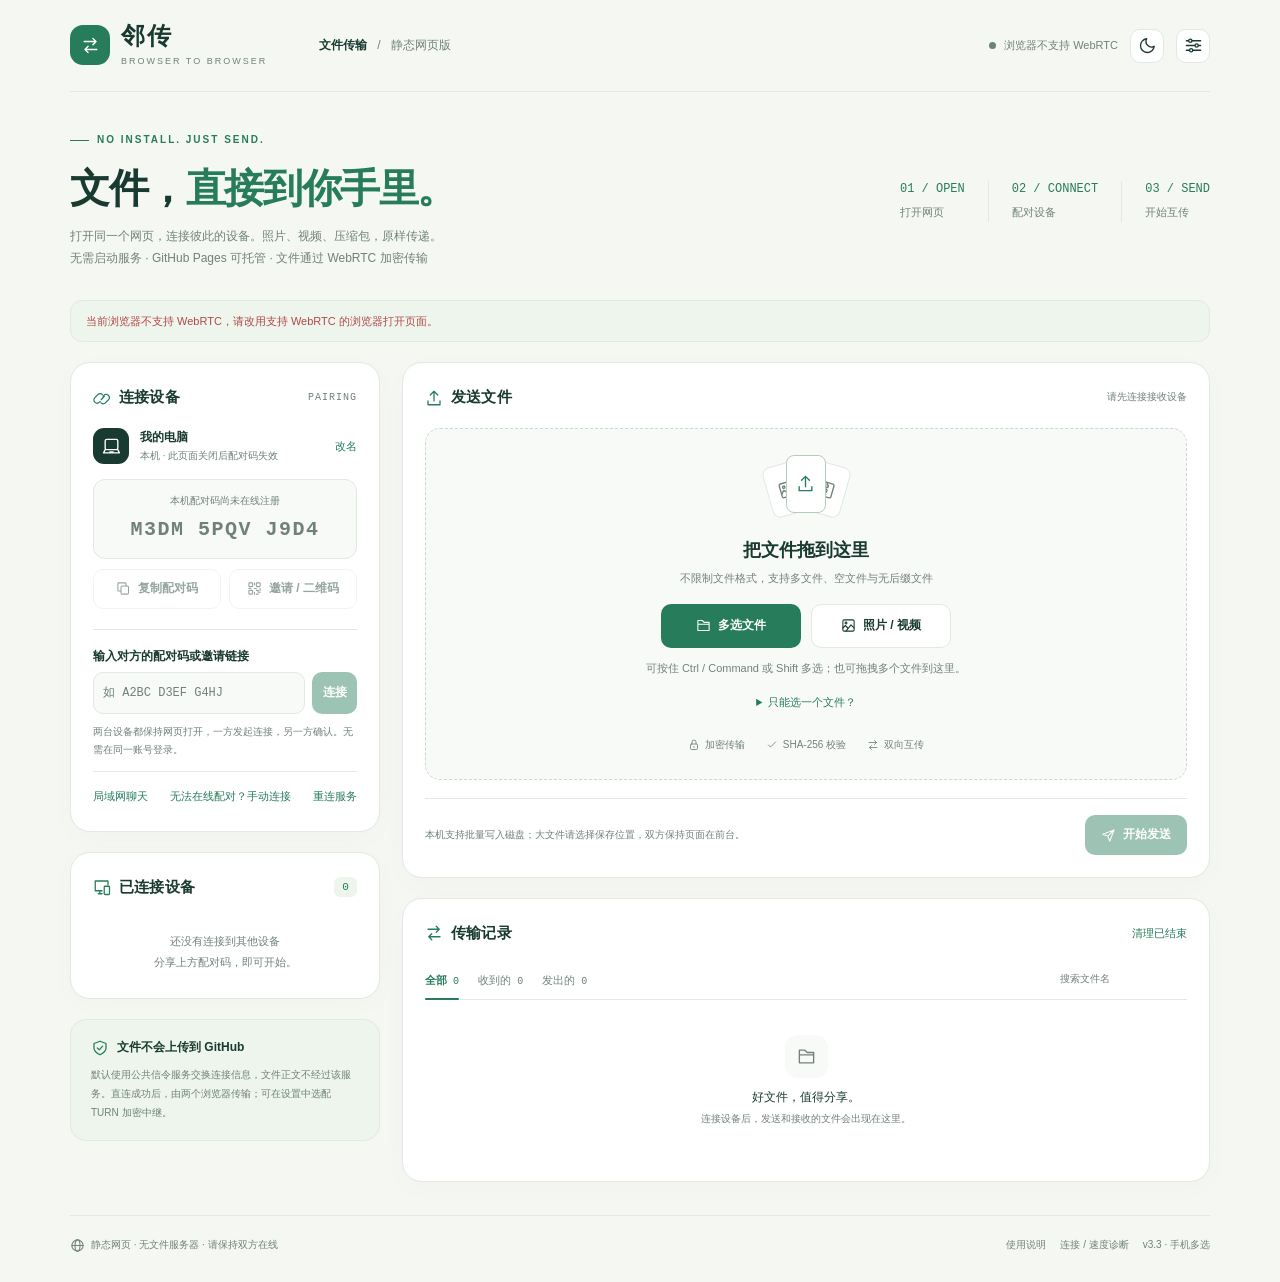
<file: docs/index.html>
<!doctype html>
<!-- Application update v3.3 (2026-10-11): direct native multi-file controls, separate media picker, batch feedback. Third-party code unchanged. -->
<!--
THIRD-PARTY NOTICES

QRCode for JavaScript
Copyright (c) 2009 Kazuhiko Arase
Original QR implementation: MIT license (full text retained in index.html).
Source distribution used: qrcode-terminal/vendor/QRCode from the locally installed npm package.
The distribution includes Node adaptation / refactoring; qrcode-terminal is licensed under Apache-2.0.
The application's browser wrapper does not load any remote scripts.

qrcode-terminal Apache-2.0 license follows:


                                 Apache License
                           Version 2.0, January 2004
                        http://www.apache.org/licenses/

   TERMS AND CONDITIONS FOR USE, REPRODUCTION, AND DISTRIBUTION

   1. Definitions.

      "License" shall mean the terms and conditions for use, reproduction,
      and distribution as defined by Sections 1 through 9 of this document.

      "Licensor" shall mean the copyright owner or entity authorized by
      the copyright owner that is granting the License.

      "Legal Entity" shall mean the union of the acting entity and all
      other entities that control, are controlled by, or are under common
      control with that entity. For the purposes of this definition,
      "control" means (i) the power, direct or indirect, to cause the
      direction or management of such entity, whether by contract or
      otherwise, or (ii) ownership of fifty percent (50%) or more of the
      outstanding shares, or (iii) beneficial ownership of such entity.

      "You" (or "Your") shall mean an individual or Legal Entity
      exercising permissions granted by this License.

      "Source" form shall mean the preferred form for making modifications,
      including but not limited to software source code, documentation
      source, and configuration files.

      "Object" form shall mean any form resulting from mechanical
      transformation or translation of a Source form, including but
      not limited to compiled object code, generated documentation,
      and conversions to other media types.

      "Work" shall mean the work of authorship, whether in Source or
      Object form, made available under the License, as indicated by a
      copyright notice that is included in or attached to the work
      (an example is provided in the Appendix below).

      "Derivative Works" shall mean any work, whether in Source or Object
      form, that is based on (or derived from) the Work and for which the
      editorial revisions, annotations, elaborations, or other modifications
      represent, as a whole, an original work of authorship. For the purposes
      of this License, Derivative Works shall not include works that remain
      separable from, or merely link (or bind by name) to the interfaces of,
      the Work and Derivative Works thereof.

      "Contribution" shall mean any work of authorship, including
      the original version of the Work and any modifications or additions
      to that Work or Derivative Works thereof, that is intentionally
      submitted to Licensor for inclusion in the Work by the copyright owner
      or by an individual or Legal Entity authorized to submit on behalf of
      the copyright owner. For the purposes of this definition, "submitted"
      means any form of electronic, verbal, or written communication sent
      to the Licensor or its representatives, including but not limited to
      communication on electronic mailing lists, source code control systems,
      and issue tracking systems that are managed by, or on behalf of, the
      Licensor for the purpose of discussing and improving the Work, but
      excluding communication that is conspicuously marked or otherwise
      designated in writing by the copyright owner as "Not a Contribution."

      "Contributor" shall mean Licensor and any individual or Legal Entity
      on behalf of whom a Contribution has been received by Licensor and
      subsequently incorporated within the Work.

   2. Grant of Copyright License. Subject to the terms and conditions of
      this License, each Contributor hereby grants to You a perpetual,
      worldwide, non-exclusive, no-charge, royalty-free, irrevocable
      copyright license to reproduce, prepare Derivative Works of,
      publicly display, publicly perform, sublicense, and distribute the
      Work and such Derivative Works in Source or Object form.

   3. Grant of Patent License. Subject to the terms and conditions of
      this License, each Contributor hereby grants to You a perpetual,
      worldwide, non-exclusive, no-charge, royalty-free, irrevocable
      (except as stated in this section) patent license to make, have made,
      use, offer to sell, sell, import, and otherwise transfer the Work,
      where such license applies only to those patent claims licensable
      by such Contributor that are necessarily infringed by their
      Contribution(s) alone or by combination of their Contribution(s)
      with the Work to which such Contribution(s) was submitted. If You
      institute patent litigation against any entity (including a
      cross-claim or counterclaim in a lawsuit) alleging that the Work
      or a Contribution incorporated within the Work constitutes direct
      or contributory patent infringement, then any patent licenses
      granted to You under this License for that Work shall terminate
      as of the date such litigation is filed.

   4. Redistribution. You may reproduce and distribute copies of the
      Work or Derivative Works thereof in any medium, with or without
      modifications, and in Source or Object form, provided that You
      meet the following conditions:

      (a) You must give any other recipients of the Work or
          Derivative Works a copy of this License; and

      (b) You must cause any modified files to carry prominent notices
          stating that You changed the files; and

      (c) You must retain, in the Source form of any Derivative Works
          that You distribute, all copyright, patent, trademark, and
          attribution notices from the Source form of the Work,
          excluding those notices that do not pertain to any part of
          the Derivative Works; and

      (d) If the Work includes a "NOTICE" text file as part of its
          distribution, then any Derivative Works that You distribute must
          include a readable copy of the attribution notices contained
          within such NOTICE file, excluding those notices that do not
          pertain to any part of the Derivative Works, in at least one
          of the following places: within a NOTICE text file distributed
          as part of the Derivative Works; within the Source form or
          documentation, if provided along with the Derivative Works; or,
          within a display generated by the Derivative Works, if and
          wherever such third-party notices normally appear. The contents
          of the NOTICE file are for informational purposes only and
          do not modify the License. You may add Your own attribution
          notices within Derivative Works that You distribute, alongside
          or as an addendum to the NOTICE text from the Work, provided
          that such additional attribution notices cannot be construed
          as modifying the License.

      You may add Your own copyright statement to Your modifications and
      may provide additional or different license terms and conditions
      for use, reproduction, or distribution of Your modifications, or
      for any such Derivative Works as a whole, provided Your use,
      reproduction, and distribution of the Work otherwise complies with
      the conditions stated in this License.

   5. Submission of Contributions. Unless You explicitly state otherwise,
      any Contribution intentionally submitted for inclusion in the Work
      by You to the Licensor shall be under the terms and conditions of
      this License, without any additional terms or conditions.
      Notwithstanding the above, nothing herein shall supersede or modify
      the terms of any separate license agreement you may have executed
      with Licensor regarding such Contributions.

   6. Trademarks. This License does not grant permission to use the trade
      names, trademarks, service marks, or product names of the Licensor,
      except as required for reasonable and customary use in describing the
      origin of the Work and reproducing the content of the NOTICE file.

   7. Disclaimer of Warranty. Unless required by applicable law or
      agreed to in writing, Licensor provides the Work (and each
      Contributor provides its Contributions) on an "AS IS" BASIS,
      WITHOUT WARRANTIES OR CONDITIONS OF ANY KIND, either express or
      implied, including, without limitation, any warranties or conditions
      of TITLE, NON-INFRINGEMENT, MERCHANTABILITY, or FITNESS FOR A
      PARTICULAR PURPOSE. You are solely responsible for determining the
      appropriateness of using or redistributing the Work and assume any
      risks associated with Your exercise of permissions under this License.

   8. Limitation of Liability. In no event and under no legal theory,
      whether in tort (including negligence), contract, or otherwise,
      unless required by applicable law (such as deliberate and grossly
      negligent acts) or agreed to in writing, shall any Contributor be
      liable to You for damages, including any direct, indirect, special,
      incidental, or consequential damages of any character arising as a
      result of this License or out of the use or inability to use the
      Work (including but not limited to damages for loss of goodwill,
      work stoppage, computer failure or malfunction, or any and all
      other commercial damages or losses), even if such Contributor
      has been advised of the possibility of such damages.

   9. Accepting Warranty or Additional Liability. While redistributing
      the Work or Derivative Works thereof, You may choose to offer,
      and charge a fee for, acceptance of support, warranty, indemnity,
      or other liability obligations and/or rights consistent with this
      License. However, in accepting such obligations, You may act only
      on Your own behalf and on Your sole responsibility, not on behalf
      of any other Contributor, and only if You agree to indemnify,
      defend, and hold each Contributor harmless for any liability
      incurred by, or claims asserted against, such Contributor by reason
      of your accepting any such warranty or additional liability.

   END OF TERMS AND CONDITIONS

   APPENDIX: How to apply the Apache License to your work.

      To apply the Apache License to your work, attach the following
      boilerplate notice, with the fields enclosed by brackets "[]"
      replaced with your own identifying information. (Don't include
      the brackets!)  The text should be enclosed in the appropriate
      comment syntax for the file format. We also recommend that a
      file or class name and description of purpose be included on the
      same "printed page" as the copyright notice for easier
      identification within third-party archives.

   Copyright [yyyy] [name of copyright owner]

   Licensed under the Apache License, Version 2.0 (the "License");
   you may not use this file except in compliance with the License.
   You may obtain a copy of the License at

       http://www.apache.org/licenses/LICENSE-2.0

   Unless required by applicable law or agreed to in writing, software
   distributed under the License is distributed on an "AS IS" BASIS,
   WITHOUT WARRANTIES OR CONDITIONS OF ANY KIND, either express or implied.
   See the License for the specific language governing permissions and
   limitations under the License.

==============================================================
This product also include the following software:
==============================================================

 QRCode for JavaScript

 Copyright (c) 2009 Kazuhiko Arase

 URL: http://www.d-project.com/

 Licensed under the MIT license:
   http://www.opensource.org/licenses/mit-license.php

 The word "QR Code" is registered trademark of 
 DENSO WAVE INCORPORATED
   http://www.denso-wave.com/qrcode/faqpatent-e.html

Located in ./vendor/QRCode
- project has been modified to work in Node and some refactoring was done for code cleanup

-->
<html lang="zh-CN"><head><meta charset="utf-8"><meta name="viewport" content="width=device-width,initial-scale=1"><meta name="color-scheme" content="light dark"><meta name="referrer" content="no-referrer"><meta name="description" content="邻传：可部署到 GitHub Pages 的单文件网页。通过 WebRTC 在浏览器间互传任意格式文件，无需运行文件服务器。"><title>邻传 · 浏览器点对点文件传输</title><link rel="icon" href="data:image/svg+xml,%3Csvg xmlns='http://www.w3.org/2000/svg' viewBox='0 0 64 64'%3E%3Crect width='64' height='64' rx='18' fill='%23267c5b'/%3E%3Cpath d='M15 23h34l-8-8M49 41H15l8 8' fill='none' stroke='white' stroke-width='4' stroke-linecap='round' stroke-linejoin='round'/%3E%3C/svg%3E"><style>:root{--bg:#f5f7f3;--card:#fff;--alt:#f8faf7;--ink:#193a30;--muted:#708278;--line:#e1e9e1;--accent:#267c5b;--accent-hover:#1d674a;--soft:#edf5ed;--danger:#b44848;--warn:#9c742f;--shadow:0 6px 28px #193a3005;--radius:20px}
:root[data-theme=dark]{--bg:#111c17;--card:#192920;--alt:#1d2f25;--ink:#e1eee5;--muted:#97ad9e;--line:#304739;--accent:#88d0a4;--accent-hover:#a5dfba;--soft:#263f2f;--danger:#f39494;--warn:#dcba78;--shadow:none}
*{box-sizing:border-box}html{scroll-behavior:smooth}body{margin:0;background:var(--bg);color:var(--ink);font:14px/1.65 -apple-system,BlinkMacSystemFont,"Segoe UI","PingFang SC","Microsoft YaHei",sans-serif}button,input,textarea,select{font:inherit}button{cursor:pointer;color:inherit}button:disabled{opacity:.45;cursor:not-allowed}button,a{touch-action:manipulation;-webkit-tap-highlight-color:transparent}button{border:0;background:none}a{color:var(--accent)}:focus-visible{outline:3px solid var(--accent);outline-offset:3px}[hidden]{display:none!important}h1,h2,h3,p{margin:0}button,input,textarea{min-width:0}input,textarea{width:100%;border:1px solid var(--line);background:var(--alt);color:var(--ink);border-radius:10px;padding:10px 12px}textarea{resize:vertical}input::placeholder,textarea::placeholder{color:var(--muted)}label{display:block;font-size:12px;font-weight:600;margin-bottom:6px}.icon{width:19px;height:19px;fill:none;stroke:currentColor;stroke-width:1.7;stroke-linecap:round;stroke-linejoin:round;flex:none}.icon.sm{width:15px;height:15px}.shell{max-width:1220px;margin:auto;padding:0 40px}.topbar{height:92px;display:flex;align-items:center;justify-content:space-between;gap:20px;border-bottom:1px solid var(--line)}.brand{display:flex;align-items:center;gap:11px}.brand-mark{width:40px;height:40px;border-radius:13px;background:var(--accent);color:var(--card);display:grid;place-items:center}.brand-name{font-size:24px;line-height:1.2;font-weight:760;letter-spacing:2px}.brand-sub{font-size:9px;letter-spacing:2px;color:var(--muted);margin-top:4px}.nav-title{font-size:12px;color:var(--muted);margin-right:auto;margin-left:32px}.nav-title b{color:var(--ink);font-weight:600}.top-actions{display:flex;align-items:center;gap:12px}.icon-btn{width:34px;height:34px;display:inline-flex;align-items:center;justify-content:center;border:1px solid var(--line);background:var(--card);border-radius:10px;flex:none}.icon-btn:hover{background:var(--soft)}.status{display:flex;align-items:center;gap:8px;font-size:11px;color:var(--muted)}.dot{width:7px;height:7px;background:var(--muted);border-radius:50%;flex:none}.status.online{color:var(--accent)}.status.online .dot{background:var(--accent);box-shadow:0 0 0 4px var(--soft)}.hero{display:flex;align-items:center;justify-content:space-between;gap:30px;padding:40px 0 30px}.eyebrow{font-size:10px;letter-spacing:2px;color:var(--accent);font-weight:650;display:flex;align-items:center;gap:8px}.eyebrow:before{content:"";width:19px;height:1px;background:var(--accent)}h1{font-size:40px;line-height:1.4;letter-spacing:-1.4px;font-weight:740;margin:11px 0 9px}h1 span{color:var(--accent)}.hero p{font-size:12px;color:var(--muted);line-height:1.9}.hero-steps{display:flex;gap:23px}.hero-step{display:grid;gap:6px;font-size:11px;color:var(--muted);white-space:nowrap}.hero-step+.hero-step{border-left:1px solid var(--line);padding-left:23px}.hero-step b{font:12px/1.4 ui-monospace,SFMono-Regular,Consolas,monospace;color:var(--accent)}.workspace{display:grid;grid-template-columns:310px minmax(0,1fr);gap:22px;align-items:start}.column{display:flex;flex-direction:column;gap:20px;min-width:0}.card{background:var(--card);border:1px solid var(--line);border-radius:var(--radius);box-shadow:var(--shadow);padding:22px}.heading{display:flex;align-items:center;justify-content:space-between;gap:10px}.heading-title{display:flex;align-items:center;gap:8px}.heading-title>.icon{color:var(--accent);width:18px;height:18px}h2{font-size:15px;font-weight:650;letter-spacing:.2px}h3{font-size:14px;font-weight:650}.kicker{font:10px/1.5 ui-monospace,SFMono-Regular,Consolas,monospace;color:var(--muted);letter-spacing:1px}.tiny{font-size:10px;color:var(--muted)}.muted{color:var(--muted);font-size:12px}.pair-self{display:flex;align-items:center;gap:11px;padding:18px 0 15px}.avatar{width:36px;height:36px;border-radius:11px;display:grid;place-items:center;background:var(--soft);color:var(--accent);flex:none}.avatar.me{background:var(--ink);color:var(--card)}.name{font-size:12px;font-weight:650;white-space:nowrap;overflow:hidden;text-overflow:ellipsis}.grow{flex:1;min-width:0}.code-box{position:relative;background:var(--alt);border:1px solid var(--line);border-radius:12px;padding:13px 10px;text-align:center}.code-box .tiny{font-size:10px;margin-bottom:5px}.pair-code{font:600 20px/1.5 ui-monospace,SFMono-Regular,Consolas,monospace;letter-spacing:1.5px;user-select:all}.code-box.offline .pair-code{color:var(--muted)}.share-actions{display:grid;grid-template-columns:1fr 1fr;gap:8px;margin-top:10px}.btn{display:inline-flex;align-items:center;justify-content:center;gap:7px;font-size:12px;font-weight:600;border-radius:10px;min-height:38px;padding:9px 15px;background:var(--accent);color:var(--card);border:1px solid transparent;white-space:nowrap}.btn:hover:not(:disabled){background:var(--accent-hover)}.btn.secondary{background:var(--card);color:var(--ink);border-color:var(--line)}.btn.secondary:hover:not(:disabled){background:var(--soft)}.btn.ghost{background:var(--soft);color:var(--accent)}.btn.danger{background:transparent;color:var(--danger);border-color:var(--line)}.btn.small{font-size:11px;min-height:31px;padding:6px 10px}.divider{height:1px;background:var(--line);margin:20px 0 17px}.input-row{display:flex;gap:7px}.input-row input{font:12px/1.5 ui-monospace,SFMono-Regular,Consolas,monospace;padding:11px 9px}.input-row .btn{padding:9px 12px}.pair-hint{font-size:10px;color:var(--muted);margin:9px 0;line-height:1.8}.text-btn{color:var(--accent);font-size:11px;padding:3px 0;text-decoration:none}.text-btn:hover{text-decoration:underline}.text-btn.danger{color:var(--danger)}.manual-link{display:flex;align-items:center;justify-content:space-between;margin-top:12px;border-top:1px solid var(--line);padding-top:12px}.count{font:11px/1.5 ui-monospace,SFMono-Regular,Consolas,monospace;background:var(--soft);color:var(--accent);border-radius:6px;min-width:23px;text-align:center;padding:2px 6px}.device-list{margin-top:13px}.device{display:flex;align-items:center;gap:9px;padding:11px 8px;border-radius:12px;border:1px solid var(--line);margin-top:8px}.device.selected{background:var(--soft);border-color:var(--accent)}.device-select{display:flex;align-items:center;gap:9px;text-align:left;padding:0;flex:1;min-width:0}.device .icon-btn{width:27px;height:27px;border-radius:8px;background:transparent}.device .avatar{width:32px;height:32px}.device-info{font-size:10px;color:var(--muted);line-height:1.8}.device-info .verify{font-family:ui-monospace,SFMono-Regular,Consolas,monospace}.request{padding:12px;background:var(--soft);border:1px solid var(--line);border-radius:12px;margin-top:10px}.request p{font-size:11px;color:var(--muted);margin:5px 0 9px}.request .actions{display:flex;gap:6px}.empty-devices{font-size:11px;color:var(--muted);text-align:center;padding:19px 0 3px;line-height:1.9}.privacy-card{padding:18px 20px;background:var(--soft);border:1px solid var(--line);border-radius:16px}.privacy-card .heading-title{font-size:12px;font-weight:600}.privacy-card p{font-size:10px;color:var(--muted);line-height:1.9;margin-top:7px}.recipient{font-size:10px;color:var(--muted);max-width:50%;overflow:hidden;text-overflow:ellipsis;white-space:nowrap}.dropzone{display:flex;flex-direction:column;align-items:center;justify-content:center;border:1.5px dashed #c9d9ca;background:var(--alt);border-radius:15px;margin-top:18px;min-height:257px;padding:26px 12px;text-align:center;transition:background .15s,border-color .15s}.dropzone.dragging{background:var(--soft);border-color:var(--accent)}.file-art{width:83px;height:66px;position:relative;margin:0 auto 15px}.paper{position:absolute;display:grid;place-items:center;width:40px;height:52px;border:1px solid var(--line);background:var(--card);border-radius:8px;top:8px;color:var(--muted)}.paper.left{left:2px;transform:rotate(-16deg)}.paper.right{right:2px;transform:rotate(16deg)}.paper.center{left:21px;top:0;height:58px;z-index:1;color:var(--accent);border-color:#b5ccb9}.dropzone h3{font-size:18px;margin-bottom:3px}.dropzone p{font-size:11px;color:var(--muted)}.dropzone>.btn{margin-top:17px;min-width:127px}.drop-hints{display:flex;justify-content:center;gap:21px;font-size:10px;color:var(--muted);margin-top:18px}.drop-hints span{display:flex;align-items:center;gap:5px}.drop-hints .icon{width:12px;height:12px}.queue{margin-top:17px}.queue .heading{margin-bottom:9px}.queue-list{max-height:246px;overflow:auto}.queue-file{display:flex;align-items:center;gap:9px;padding:8px 0;border-bottom:1px solid var(--line)}.file-icon{width:32px;height:38px;background:var(--soft);color:var(--accent);border-radius:7px;display:grid;place-items:center;flex:none}.filename{font-size:12px;font-weight:600;overflow:hidden;white-space:nowrap;text-overflow:ellipsis}.file-meta{font-size:10px;color:var(--muted);line-height:1.85;overflow-wrap:anywhere}.send-footer{display:flex;justify-content:space-between;align-items:center;gap:12px;border-top:1px solid var(--line);margin-top:18px;padding-top:16px}.send-footer p{font-size:10px;color:var(--muted);max-width:64%}.tabbar{display:flex;align-items:center;justify-content:space-between;gap:12px;border-bottom:1px solid var(--line);margin-top:15px}.tabs{display:flex;gap:19px}.tab{position:relative;padding:10px 0;font-size:11px;color:var(--muted)}.tab.active{color:var(--accent);font-weight:650}.tab.active:after{position:absolute;content:"";height:2px;background:var(--accent);bottom:-1px;left:0;right:0;border-radius:2px}.tab span{font:10px/1.5 ui-monospace,SFMono-Regular,Consolas,monospace;margin-left:3px}.search{max-width:132px;font-size:10px;border:0;background:transparent;padding:5px}.transfer-list{max-height:600px;overflow:auto}.empty-state{padding:35px 16px 32px;text-align:center}.empty-art{width:43px;height:43px;border-radius:13px;background:var(--alt);color:var(--muted);display:grid;place-items:center;margin:auto auto 10px}.empty-state h3{font-size:12px;font-weight:500;margin-bottom:3px}.empty-state p{font-size:10px;color:var(--muted)}.transfer{display:flex;align-items:flex-start;gap:11px;padding:16px 0;border-bottom:1px solid var(--line)}.transfer:last-child{border-bottom:0}.transfer-main{min-width:0;flex:1}.transfer .file-icon{margin-top:2px}.transfer-head{display:flex;justify-content:space-between;gap:8px}.state-label{font-size:10px;color:var(--accent);flex:none;text-align:right}.state-label.error{color:var(--danger)}.progress-track{height:4px;border-radius:4px;background:var(--line);overflow:hidden;margin-top:9px}.progress-fill{height:100%;background:var(--accent);transition:width .15s}.transfer-actions{display:flex;flex-wrap:wrap;align-items:center;gap:7px;margin-top:9px}.checksum{font:9px/1.7 ui-monospace,SFMono-Regular,Consolas,monospace;color:var(--muted);overflow-wrap:anywhere;margin-top:5px}.banner{background:var(--soft);border:1px solid var(--line);padding:11px 15px;border-radius:12px;font-size:11px;color:var(--muted);margin-bottom:20px}.banner strong{color:var(--ink)}.banner.error{color:var(--danger)}.footer{display:flex;align-items:center;justify-content:space-between;gap:20px;border-top:1px solid var(--line);margin-top:33px;padding:21px 0 28px;font-size:10px;color:var(--muted)}.footer-left{display:flex;align-items:center;gap:6px}.footer-right{display:flex;align-items:center;gap:14px}.footer-right button{font-size:10px;color:var(--muted);padding:0}.toasts{position:fixed;bottom:25px;left:50%;transform:translateX(-50%);z-index:100;max-width:calc(100vw - 30px);width:max-content;pointer-events:none;display:grid;gap:8px}.toast{background:var(--ink);color:var(--card);box-shadow:0 5px 25px #0002;padding:11px 17px;border-radius:11px;font-size:12px;max-width:580px;overflow-wrap:anywhere}.toast.error{background:var(--danger);color:#fff}dialog{width:min(560px,calc(100vw - 28px));border:1px solid var(--line);border-radius:20px;padding:25px;background:var(--card);color:var(--ink);box-shadow:0 20px 100px #0003;max-height:88vh;overflow:auto}dialog::backdrop{background:#11251c66;backdrop-filter:blur(3px)}.modal-heading{display:flex;align-items:center;justify-content:space-between;gap:15px;margin-bottom:16px}.modal-heading h2{font-size:18px}.modal-copy{font-size:12px;line-height:1.9;color:var(--muted);margin:0 0 17px}.field{margin:16px 0}.field .tiny{margin-top:6px;line-height:1.85}.modal-actions{display:flex;justify-content:flex-end;gap:9px;margin-top:18px}.check-label{display:flex;align-items:flex-start;gap:8px;color:var(--muted);font-size:11px;font-weight:400}.check-label input{width:15px;min-width:15px;height:15px;accent-color:var(--accent);margin-top:3px}.mono{font-family:ui-monospace,SFMono-Regular,Consolas,monospace}.manual-section{border:1px solid var(--line);border-radius:12px;padding:14px;margin-top:13px}.manual-section h3{font-size:12px;margin-bottom:7px}.manual-section p{font-size:11px;color:var(--muted);line-height:1.9;margin-bottom:11px}.manual-section textarea{font:10px/1.6 ui-monospace,SFMono-Regular,Consolas,monospace;margin-bottom:8px;min-height:80px}.manual-section .btn{white-space:normal}.manual-state{font-size:11px;color:var(--accent);margin-top:12px;overflow-wrap:anywhere}.qr-wrap{display:grid;place-items:center;padding:7px}.qr-wrap canvas{width:236px;max-width:100%;height:auto;border-radius:12px}.share-code{text-align:center;font:600 19px/1.5 ui-monospace,SFMono-Regular,Consolas,monospace;margin:12px 0;color:var(--accent);letter-spacing:2px}.share-url{font-size:11px}.help-item{margin:15px 0}.help-item h3{font-size:13px;margin-bottom:5px}.help-item p{font-size:12px;line-height:1.85;color:var(--muted)}.log{white-space:pre-wrap;word-break:break-word;background:var(--alt);padding:12px;border-radius:12px;max-height:290px;overflow:auto;font:10px/1.9 ui-monospace,SFMono-Regular,Consolas,monospace}.cap{display:inline-flex;align-items:center;gap:5px;font-size:10px;color:var(--accent);background:var(--soft);padding:3px 8px;border-radius:6px}
@media(max-width:960px){.shell{padding:0 24px}.workspace{grid-template-columns:285px minmax(0,1fr);gap:18px}.card{padding:19px}.hero-steps{gap:14px}.hero-step+.hero-step{padding-left:14px}h1{font-size:34px}.nav-title{display:none}.pair-code{font-size:18px}}
@media(max-width:720px){.shell{padding:0 18px}.topbar{height:75px}.brand-name{font-size:22px}.brand-mark{height:36px;width:36px}.brand-sub{font-size:8px}.top-actions{gap:8px}.status{font-size:10px;gap:6px}.top-actions>.icon-btn{height:30px;width:30px}.hero{padding:29px 0 23px;display:block}.hero-steps{display:none}h1{font-size:31px;letter-spacing:-.8px;margin:9px 0 8px}.hero p{font-size:11px}.eyebrow{font-size:9px}.workspace{grid-template-columns:1fr;gap:18px}.column{gap:18px}.privacy-card{display:none}.card{padding:19px;border-radius:17px}.pair-self{padding-top:14px}.pair-card .pair-code{font-size:23px;letter-spacing:3px}.share-actions{margin-top:9px}.divider{margin:17px 0 14px}.pair-card .share-actions .btn{min-height:36px}.pair-card .pair-hint{margin-bottom:0}.dropzone{min-height:243px}.device-card{padding-top:17px;padding-bottom:17px}.empty-devices{padding:11px 0 0}.device-list{margin-top:9px}.footer{align-items:flex-start;font-size:9px;margin-top:24px;padding:18px 0 25px;gap:10px}.footer-left{align-items:flex-start}.footer-right{gap:10px;flex:none}.send-footer p{max-width:58%;font-size:9px}.tabbar{gap:7px}.tabs{gap:14px}.search{max-width:101px}.drop-hints{gap:15px;font-size:9px}.transfer-head{align-items:flex-start}.state-label{max-width:100px;font-size:9px}.transfer-actions .btn{font-size:10px}.transfer-list{max-height:none}dialog{padding:20px}.modal-heading h2{font-size:17px}.brand-sub{letter-spacing:1.5px}}
@media(prefers-reduced-motion:reduce){html{scroll-behavior:auto}*,*:before,*:after{transition:none!important}}

/* Connection consent has its own modal; never stack it on the QR dialog. */
.connection-request-dialog{width:min(460px,calc(100vw - 28px))}
.connection-request-dialog .modal-heading{margin-bottom:14px}
.connection-request-dialog .modal-heading h2{font-size:19px}
.request-badge{display:inline-flex;align-items:center;gap:6px;color:var(--accent);background:var(--soft);border-radius:7px;padding:4px 8px;font-size:10px;font-weight:650;margin-bottom:13px}
.request-device{display:flex;align-items:center;gap:14px;background:var(--alt);border:1px solid var(--line);border-radius:14px;padding:17px;margin:16px 0}
.request-device .avatar{width:48px;height:48px;border-radius:14px}
.request-device .avatar .icon{width:25px;height:25px}
.request-device-name{font-size:18px;font-weight:700;line-height:1.5;overflow-wrap:anywhere;word-break:break-word}
.request-device-code{font:11px/1.8 ui-monospace,SFMono-Regular,Consolas,monospace;color:var(--muted);margin-top:4px;overflow-wrap:anywhere}
.request-verification{display:flex;align-items:center;justify-content:space-between;gap:12px;font-size:11px;color:var(--muted);padding:0 2px 14px}
.request-verification strong{font:600 14px/1.4 ui-monospace,SFMono-Regular,Consolas,monospace;letter-spacing:1px;color:var(--ink)}
.request-trust-note{display:flex;align-items:flex-start;gap:8px;font-size:11px;color:var(--muted);line-height:1.9}
.request-trust-note .icon{margin-top:3px;color:var(--accent)}
.request-modal-actions{display:grid;grid-template-columns:1fr 1.45fr;gap:10px;margin-top:22px}
.request-modal-actions .btn{width:100%;min-height:44px;font-size:13px}
.request-queue-note{text-align:center;font-size:11px;color:var(--muted);margin-top:12px}
.connection-request-dialog #connectionRequestTitle:focus{outline:none}

/* v3.3: the real file input receives the tap; no hidden-input click proxy. */
.file-pick-actions{display:flex;justify-content:center;gap:10px;flex-wrap:wrap;width:100%;margin-top:17px}
.file-pick{position:relative;overflow:hidden;min-height:44px;min-width:140px;margin:0;cursor:pointer;touch-action:manipulation;-webkit-tap-highlight-color:transparent}
.file-pick:focus-within{outline:3px solid var(--accent);outline-offset:3px}
.file-pick .file-pick-input{display:block;position:absolute;inset:0;z-index:2;width:100%;height:100%;margin:0;padding:0;border:0;border-radius:inherit;opacity:0;cursor:pointer;font-size:16px;touch-action:manipulation}
.file-pick-input::file-selector-button{cursor:pointer}
.dropzone .picker-tip{max-width:420px;margin:11px 0 0;line-height:1.8;font-size:11px;overflow-wrap:anywhere}
.picker-help{width:100%;max-width:420px;margin-top:8px;font-size:11px;color:var(--muted);text-align:left}
.picker-help summary{width:fit-content;max-width:100%;margin:auto;padding:6px 3px;color:var(--accent);cursor:pointer;min-height:32px;touch-action:manipulation}
.picker-help-content{margin-top:7px;padding:12px 14px;border:1px solid var(--line);border-radius:10px;background:var(--card);line-height:1.85}
.picker-help-content p+p{margin-top:7px}
.picker-help-content .text-btn{min-height:36px;font-size:11px;margin-top:5px}
.dropzone .picker-status{margin-top:9px;color:var(--accent);font-size:11px;line-height:1.7;overflow-wrap:anywhere}
@media(max-width:720px){.file-pick-actions{gap:8px}.file-pick{min-width:0;flex:1 1 124px;padding:10px 9px;font-size:12px}.footer{flex-wrap:wrap}.footer-right{flex-wrap:wrap;row-gap:7px}.dropzone .picker-tip{font-size:11px}}
</style></head><body>
<svg xmlns="http://www.w3.org/2000/svg" style="display:none" aria-hidden="true"><defs>
<symbol id="i-transfer" viewBox="0 0 24 24"><path d="M4 7h15m-4-4 4 4-4 4M20 17H5m4-4-4 4 4 4"/></symbol>
<symbol id="i-link" viewBox="0 0 24 24"><path d="m10 13 4-4M8.5 15.5l-1 1a4.24 4.24 0 0 1-6-6l4-4a4.24 4.24 0 0 1 6 0m1 2 1-1a4.24 4.24 0 0 1 6 6l-4 4a4.24 4.24 0 0 1-6 0" transform="translate(1 1)"/></symbol>
<symbol id="i-copy" viewBox="0 0 24 24"><rect x="8" y="8" width="12" height="13" rx="2"/><path d="M16 8V4a1 1 0 0 0-1-1H4a1 1 0 0 0-1 1v11a1 1 0 0 0 1 1h4"/></symbol>
<symbol id="i-qr" viewBox="0 0 24 24"><rect x="3" y="3" width="6" height="6" rx="1"/><rect x="15" y="3" width="6" height="6" rx="1"/><rect x="3" y="15" width="6" height="6" rx="1"/><path d="M15 15h3v3h3m-6 3h3m3-9v3M3 12h3m6-9v3m0 6h3m-3 6v3"/></symbol>
<symbol id="i-laptop" viewBox="0 0 24 24"><rect x="4" y="3" width="16" height="13" rx="2"/><path d="m4 16-2 4h20l-2-4M10 19h4"/></symbol>
<symbol id="i-phone" viewBox="0 0 24 24"><rect x="6" y="2" width="12" height="20" rx="3"/><path d="M10 5h4m-3 14h2"/></symbol>
<symbol id="i-devices" viewBox="0 0 24 24"><path d="M12 17H3V4h17v5M7 21h5m-3-4v4"/><rect x="15" y="11" width="7" height="11" rx="1"/></symbol>
<symbol id="i-shield" viewBox="0 0 24 24"><path d="M12 3 4 6v6c0 5 8 9 8 9s8-4 8-9V6Z"/><path d="m8.5 12 2.5 2.5 4.5-5"/></symbol>
<symbol id="i-file" viewBox="0 0 24 24"><path d="M14 2H5a1 1 0 0 0-1 1v18a1 1 0 0 0 1 1h14a1 1 0 0 0 1-1V8Zm0 0v6h6M8 13h8m-8 4h5"/></symbol>
<symbol id="i-image" viewBox="0 0 24 24"><rect x="3" y="3" width="18" height="18" rx="2"/><circle cx="8" cy="8" r="1.5"/><path d="m21 16-5-5-8 10M3 16l4-4 4 4"/></symbol>
<symbol id="i-archive" viewBox="0 0 24 24"><rect x="4" y="3" width="16" height="18" rx="2"/><path d="M11 3v3h2v3h-2v3h2v3h-2v3h2"/></symbol>
<symbol id="i-upload" viewBox="0 0 24 24"><path d="M12 16V3m-5 5 5-5 5 5M4 16v5h16v-5"/></symbol>
<symbol id="i-download" viewBox="0 0 24 24"><path d="M12 3v13m-5-5 5 5 5-5M4 16v5h16v-5"/></symbol>
<symbol id="i-send" viewBox="0 0 24 24"><path d="m3 10 18-7-7 18-3-8-8-3Zm8 3L21 3"/></symbol>
<symbol id="i-folder" viewBox="0 0 24 24"><path d="M3 7V4h7l3 3h8v13H3Zm0 3h18"/></symbol>
<symbol id="i-close" viewBox="0 0 24 24"><path d="m6 6 12 12M6 18 18 6"/></symbol>
<symbol id="i-check" viewBox="0 0 24 24"><path d="m5 12 4 4L19 6"/></symbol>
<symbol id="i-moon" viewBox="0 0 24 24"><path d="M20.5 13A8.7 8.7 0 1 1 11 3.5 7 7 0 0 0 20.5 13Z"/></symbol>
<symbol id="i-settings" viewBox="0 0 24 24"><path d="M3 6h18M3 12h18M3 18h18"/><circle cx="8" cy="6" r="2" fill="var(--card)"/><circle cx="16" cy="12" r="2" fill="var(--card)"/><circle cx="9" cy="18" r="2" fill="var(--card)"/></symbol>
<symbol id="i-refresh" viewBox="0 0 24 24"><path d="M20 7a9 9 0 1 0 1 9M20 3v5h-5"/></symbol>
<symbol id="i-pause" viewBox="0 0 24 24"><path d="M8 5v14M16 5v14"/></symbol>
<symbol id="i-play" viewBox="0 0 24 24"><path d="m8 4 12 8-12 8Z"/></symbol>
<symbol id="i-lock" viewBox="0 0 24 24"><rect x="5" y="10" width="14" height="11" rx="2"/><path d="M8 10V6a4 4 0 0 1 8 0v4m-4 5v2"/></symbol>
<symbol id="i-globe" viewBox="0 0 24 24"><circle cx="12" cy="12" r="9"/><ellipse cx="12" cy="12" rx="4" ry="9"/><path d="M3 12h18"/></symbol>
</defs></svg>
<div class="shell">
<header class="topbar"><div class="brand"><div class="brand-mark"><svg class="icon" aria-hidden="true"><use href="#i-transfer"/></svg></div><div><div class="brand-name">邻传</div><div class="brand-sub">BROWSER TO BROWSER</div></div></div><div class="nav-title"><b>文件传输</b> &nbsp; / &nbsp; 静态网页版</div><div class="top-actions"><div class="status" id="signalStatus" role="status"><span class="dot"></span><span id="signalText">正在连接配对服务</span></div><button class="icon-btn" id="themeBtn" aria-label="切换深浅色" title="切换深浅色"><svg class="icon"><use href="#i-moon"/></svg></button><button class="icon-btn" id="settingsBtn" aria-label="设置" title="设置"><svg class="icon"><use href="#i-settings"/></svg></button></div></header>
<section class="hero"><div><div class="eyebrow">NO INSTALL. JUST SEND.</div><h1>文件，<span>直接到你手里。</span></h1><p>打开同一个网页，连接彼此的设备。照片、视频、压缩包，原样传递。<br>无需启动服务 · GitHub Pages 可托管 · 文件通过 WebRTC 加密传输</p></div><div class="hero-steps"><div class="hero-step"><b>01 / OPEN</b><span>打开网页</span></div><div class="hero-step"><b>02 / CONNECT</b><span>配对设备</span></div><div class="hero-step"><b>03 / SEND</b><span>开始互传</span></div></div></section>
<div class="banner" id="connectionBanner" hidden></div>
<main class="workspace">
<aside class="column">
<section class="card pair-card"><div class="heading"><div class="heading-title"><svg class="icon"><use href="#i-link"/></svg><h2>连接设备</h2></div><span class="kicker">PAIRING</span></div>
<div class="pair-self"><span class="avatar me" id="myAvatar"><svg class="icon"><use href="#i-laptop"/></svg></span><div class="grow"><div class="name" id="myName">我的设备</div><div class="tiny">本机 · 此页面关闭后配对码失效</div></div><button class="text-btn" id="renameBtn">改名</button></div>
<div class="code-box offline" id="codeBox"><div class="tiny" id="codeLabel">正在注册本机配对码</div><div class="pair-code" id="myCode">---- ---- ----</div></div>
<div class="share-actions"><button class="btn secondary" id="copyCodeBtn" disabled><svg class="icon sm"><use href="#i-copy"/></svg>复制配对码</button><button class="btn secondary" id="shareBtn" disabled><svg class="icon sm"><use href="#i-qr"/></svg>邀请 / 二维码</button></div>
<div class="divider"></div><form id="connectForm"><label for="remoteCode">输入对方的配对码或邀请链接</label><div class="input-row"><input id="remoteCode" autocomplete="off" autocapitalize="characters" spellcheck="false" placeholder="如 A2BC D3EF G4HJ" maxlength="2048" aria-describedby="pairHint"><button class="btn" id="connectBtn" type="submit" disabled>连接</button></div></form><p class="pair-hint" id="pairHint">两台设备都保持网页打开，一方发起连接，另一方确认。无需在同一账号登录。</p>
<div id="pairRequests" aria-live="polite"></div><div class="manual-link"><a class="text-btn" href="./chat/">局域网聊天</a><button class="text-btn" id="manualBtn">无法在线配对？手动连接</button><button class="text-btn" id="retrySignalBtn" hidden>重连服务</button></div></section>
<section class="card device-card"><div class="heading"><div class="heading-title"><svg class="icon"><use href="#i-devices"/></svg><h2>已连接设备</h2></div><span class="count" id="deviceCount">0</span></div><div class="device-list" id="deviceList"></div><div class="empty-devices" id="deviceEmpty">还没有连接到其他设备<br>分享上方配对码，即可开始。</div></section>
<section class="privacy-card"><div class="heading-title"><svg class="icon"><use href="#i-shield"/></svg>文件不会上传到 GitHub</div><p>默认使用公共信令服务交换连接信息，文件正文不经过该服务。直连成功后，由两个浏览器传输；可在设置中选配 TURN 加密中继。</p></section>
</aside>
<div class="column">
<section class="card"><div class="heading"><div class="heading-title"><svg class="icon"><use href="#i-upload"/></svg><h2>发送文件</h2></div><span class="recipient" id="recipientLabel">请先连接接收设备</span></div>
<div class="dropzone" id="dropzone"><div class="file-art" aria-hidden="true"><span class="paper left"><svg class="icon"><use href="#i-image"/></svg></span><span class="paper right"><svg class="icon"><use href="#i-archive"/></svg></span><span class="paper center"><svg class="icon"><use href="#i-upload"/></svg></span></div><h3 id="dropTitle">把文件拖到这里</h3><p>不限制文件格式，支持多文件、空文件与无后缀文件</p><div class="file-pick-actions" role="group" aria-label="选择多个文件">
<label class="btn file-pick" id="chooseBtn" for="fileInput"><svg class="icon sm" aria-hidden="true"><use href="#i-folder"/></svg><span>多选文件</span><input type="file" id="fileInput" class="file-pick-input" multiple aria-label="多选文件，不限格式" aria-describedby="mobilePickHint"></label>
<label class="btn secondary file-pick" id="chooseMediaBtn" for="mediaInput"><svg class="icon sm" aria-hidden="true"><use href="#i-image"/></svg><span>照片 / 视频</span><input type="file" id="mediaInput" class="file-pick-input" accept="image/*,video/*" multiple aria-label="多选照片和视频" aria-describedby="mobilePickHint"></label>
</div>
<p class="picker-tip" id="mobilePickHint">可一次选中多个文件，再确认添加；也可继续选择，追加到同一待发送列表。</p>
<details class="picker-help" id="pickerHelp"><summary>只能选一个文件？</summary><div class="picker-help-content"><p><strong>文件：</strong>在系统列表中尝试长按一个文件，或点“选择 / 多选”，再勾选其他文件，最后点“打开 / 完成”。具体按钮以手机显示为准。</p><p><strong>照片和视频：</strong>用上方“照片 / 视频”入口，在相册里勾选多项后确认。拍照、录制通常一次只生成一个文件。</p><p>系统选择器的多选界面由浏览器和手机决定。若内置浏览器仍只提供单选，请复制地址，在系统浏览器（如 Safari / Chrome）打开，再使用“文件 / 浏览”或相册入口。</p><button type="button" class="text-btn" id="copyPageForPickerBtn">复制本页地址</button></div></details>
<p class="picker-status" id="pickerStatus" role="status" aria-live="polite" aria-atomic="true" hidden></p><div class="drop-hints"><span><svg class="icon"><use href="#i-lock"/></svg>加密传输</span><span><svg class="icon"><use href="#i-check"/></svg>SHA-256 校验</span><span><svg class="icon"><use href="#i-transfer"/></svg>双向互传</span></div></div>
<div class="queue" id="queuePanel" hidden><div class="heading"><span class="tiny" id="queueSummary" role="status" aria-live="polite" aria-atomic="true"></span><button class="text-btn" id="clearQueueBtn">清空待发送</button></div><div class="queue-list" id="queueList"></div></div>
<div class="send-footer"><p id="saveCapability">传输时请保持两端页面打开。文件夹请先压缩。</p><button class="btn" id="sendBtn" disabled><svg class="icon sm"><use href="#i-send"/></svg><span id="sendBtnText">开始发送</span></button></div></section>
<section class="card" id="historyCard"><div class="heading"><div class="heading-title"><svg class="icon"><use href="#i-transfer"/></svg><h2>传输记录</h2></div><button class="text-btn" id="clearHistoryBtn">清理已结束</button></div><div class="tabbar"><div class="tabs" role="tablist" aria-label="传输记录分类"><button class="tab active" id="allTab" role="tab" aria-selected="true" data-tab="all">全部 <span id="allCount">0</span></button><button class="tab" id="inTab" role="tab" aria-selected="false" data-tab="in">收到的 <span id="inCount">0</span></button><button class="tab" id="outTab" role="tab" aria-selected="false" data-tab="out">发出的 <span id="outCount">0</span></button></div><input class="search" id="searchInput" type="search" placeholder="搜索文件名" aria-label="搜索文件名"></div><div class="transfer-list" id="transferList" role="tabpanel"></div></section>
</div>
</main><footer class="footer"><div class="footer-left"><svg class="icon sm"><use href="#i-globe"/></svg><span>静态网页 · 无文件服务器 · 请保持双方在线</span></div><div class="footer-right"><button id="helpBtn">使用说明</button><button id="diagnosticsBtn">连接 / 速度诊断</button><span>v3.3 · 手机多选</span></div></footer>
</div>
<dialog id="shareDialog"><div class="modal-heading"><h2>让另一台设备加入</h2><button class="icon-btn" data-close="shareDialog" aria-label="关闭"><svg class="icon"><use href="#i-close"/></svg></button></div><p class="modal-copy">用系统相机扫描二维码，或分享下方链接。收到对方的连接请求后，此二维码会自动关闭，并弹出确认窗口。</p><div class="qr-wrap"><canvas id="qrCanvas" aria-label="本机邀请链接二维码" role="img"></canvas></div><div class="share-code" id="shareCode"></div><label for="shareUrl">邀请链接</label><input id="shareUrl" class="share-url" readonly><div class="modal-actions"><button class="btn secondary" id="nativeShareBtn" hidden>系统分享</button><button class="btn" id="copyLinkBtn"><svg class="icon sm"><use href="#i-copy"/></svg>复制邀请链接</button></div></dialog>
<dialog id="connectionRequestDialog" class="connection-request-dialog" role="alertdialog" aria-modal="true" aria-labelledby="connectionRequestTitle" aria-describedby="connectionRequestIntro connectionRequestTrust">
<div class="modal-heading"><h2 id="connectionRequestTitle" tabindex="-1">收到连接请求</h2><button type="button" class="icon-btn" id="connectionRequestClose" aria-label="拒绝并关闭连接请求" title="拒绝连接"><svg class="icon" aria-hidden="true"><use href="#i-close"/></svg></button></div>
<div class="request-badge"><svg class="icon sm" aria-hidden="true"><use href="#i-link"/></svg>设备配对 · 等待你的确认</div>
<p class="modal-copy" id="connectionRequestIntro">另一台设备希望与你连接。允许后，双方即可选择文件互传。</p>
<div class="request-device"><span class="avatar" id="connectionRequestAvatar" aria-hidden="true"></span><div class="grow"><div class="request-device-name" id="connectionRequestName"></div><div class="tiny" id="connectionRequestKind"></div><div class="request-device-code" id="connectionRequestCode"></div></div></div>
<div class="request-verification" id="connectionRequestVerificationRow" hidden><span>连接校验码 · 可与对方核对</span><strong id="connectionRequestVerification"></strong></div>
<p class="request-trust-note" id="connectionRequestTrust"><svg class="icon sm" aria-hidden="true"><use href="#i-shield"/></svg><span>设备名称由对方填写，请只允许你认识的设备。允许连接不会自动接收文件，每次接收仍需确认。</span></p>
<div class="request-modal-actions"><button type="button" class="btn secondary" id="connectionRequestReject">拒绝</button><button type="button" class="btn" id="connectionRequestAllow"><svg class="icon sm" aria-hidden="true"><use href="#i-check"/></svg>允许连接</button></div>
<p class="request-queue-note" id="connectionRequestQueue" role="status" hidden></p>
</dialog>
<dialog id="manualDialog"><div class="modal-heading"><h2>手动连接</h2><button class="icon-btn" data-close="manualDialog" aria-label="关闭"><svg class="icon"><use href="#i-close"/></svg></button></div><p class="modal-copy">不经过在线配对服务。A 生成连接信息交给 B，B 生成回复交还 A。双方必须保持本页打开，且网络允许 WebRTC 通信。</p><label class="check-label"><input type="checkbox" id="manualLocal" checked><span>仅使用局域网候选地址，不访问 STUN / TURN。跨网络时可取消勾选，使用设置中的 ICE 服务。</span></label><section class="manual-section"><h3>① 发起方 A</h3><p>点击生成后，将下方输出完整复制给另一台设备。</p><button class="btn secondary" id="createOfferBtn">生成连接信息</button></section><section class="manual-section"><h3>② 粘贴对方的信息</h3><label for="manualInput" class="tiny">B 粘贴 A 的连接信息；A 粘贴 B 的回复。</label><textarea id="manualInput" spellcheck="false" placeholder="LC3.…"></textarea><button class="btn" id="applyManualBtn">读取信息 / 生成回复</button></section><section class="manual-section"><h3>③ 本机输出</h3><textarea id="manualOutput" readonly spellcheck="false" aria-label="本机连接信息输出" placeholder="生成的连接信息或回复会出现在这里"></textarea><button class="btn secondary small" id="copyManualBtn" disabled>复制本机输出</button><button class="text-btn danger" id="cancelManualBtn" style="margin-left:12px">取消本次手动连接</button></section><p class="manual-state" id="manualState" role="status">提示：连接信息含网络候选地址，请只交给可信的接收方。</p></dialog>
<dialog id="settingsDialog"><div class="modal-heading"><h2>设置</h2><button class="icon-btn" data-close="settingsDialog" aria-label="关闭"><svg class="icon"><use href="#i-close"/></svg></button></div><form id="settingsForm"><div class="field"><label for="deviceNameInput">设备名称</label><input id="deviceNameInput" maxlength="40" required><p class="tiny">名称由设备自行填写，不是经过认证的身份。</p></div><div class="field"><label for="signalUrlInput">信令 WebSocket 地址</label><input id="signalUrlInput" type="url" spellcheck="false" required><p class="tiny">默认使用公共 PeerServer；无需你部署后端。可填写兼容 PeerServer 协议的地址，HTTPS 页面只接受 wss://。</p></div><div class="field"><label for="signalKeyInput">PeerServer key</label><input id="signalKeyInput" spellcheck="false" maxlength="100"></div><div class="field"><label for="iceInput">ICE 服务（JSON，可选 STUN / TURN）</label><textarea id="iceInput" class="mono" rows="5" spellcheck="false"></textarea><p class="tiny">默认只有 STUN，不保证穿透所有网络。填写 [] 可停用。TURN 凭据仅保存在当前浏览器，不要将私人凭据写入公开仓库。</p></div><label class="check-label"><input id="manualOnlyInput" type="checkbox"><span>停用在线配对，仅使用手动连接</span></label><p class="tiny" style="margin-top:12px">设置保存在此浏览器。网络设置仅影响新建连接；已有文件传输不因重连信令而主动中断。</p><div class="modal-actions"><button class="btn secondary" id="resetSettingsBtn" type="button">恢复默认网络设置</button><button class="btn" type="submit">保存设置</button></div></form></dialog>
<dialog id="helpDialog"><div class="modal-heading"><h2>使用说明</h2><button class="icon-btn" data-close="helpDialog" aria-label="关闭"><svg class="icon"><use href="#i-close"/></svg></button></div><div class="help-item"><h3>怎样在 GitHub Pages 使用？</h3><p>将此 index.html 上传到仓库的 Pages 发布目录，在仓库 Settings → Pages 中选择发布分支。打开发布后的 HTTPS 地址即可使用，不要运行旧版 server.js。</p></div><div class="help-item"><h3>怎样互传？</h3><p>两端打开网页，一方输入对方的配对码或打开邀请链接，另一方确认连接。选择已连接设备与文件，点击发送。对方确认接收后开始传输。双方都可以发文件。</p></div><div class="help-item"><h3>手机怎样一次选择多个文件？</h3><p>点击“多选文件”选择任意格式，或点击“照片 / 视频”从相册选择多项。文件选择器中可尝试长按文件、点“选择 / 多选”，勾选后再确认。页面会将系统返回的全部文件加入队列，并显示本次数量；继续选择会追加，不覆盖之前的文件。选择器界面由浏览器和系统控制，内置浏览器只提供单选时，请改用系统浏览器。网页不能强制不支持多选的选择器返回多个文件。</p></div><div class="help-item"><h3>大文件怎么保存？</h3><p>支持“选择位置接收”的浏览器可边接收边写入磁盘，不设应用层文件大小上限，仍受磁盘、浏览器及网络条件限制。其他浏览器采用内存接收，本页文件数据总预算 256 MiB，实际内存占用更高且可能更早耗尽，收到后须点击下载。超出预算请分卷压缩，或换用支持直接保存的浏览器。</p></div><div class="help-item"><h3>v3.1 传输优化</h3><p>双方刷新到 v3.1 后，以 1 MiB 读取和合并写入；网络帧保持约 16 KiB，并通过发送缓冲事件和接收确认推进传输。与旧版配对时自动兼容。连接 / 速度诊断显示链路、延迟、读写次数和等待时间。优化不保证固定速度；不要关闭校验或无限扩大缓存。</p></div><div class="help-item"><h3>离线与隐私</h3><p>自动配对需要能访问公共信令服务，它会获知配对 ID、连接协商信息和连接 IP，但文件正文通过加密数据通道传输，不上传到 GitHub。网页加载后可通过手动交换连接信息，在允许设备互访的局域网内尝试不依赖外部服务的直连。手动模式不是绕过防火墙。</p></div><div class="help-item"><h3>为什么连接失败？</h3><p>先确认双方没有关闭网页、配对码填写正确。信令不可达时尝试手动连接。连接协商失败时，检查访客 Wi-Fi / AP 隔离、VPN 和防火墙；跨网络可能需要可用的 TURN 服务。手机请保持浏览器前台且屏幕亮着。</p></div><div class="help-item"><h3>边界与安全</h3><p>不会自动扫描整个局域网。文件夹先压缩，不限制文件后缀但浏览器或安全软件仍可能阻止某些下载。不打开或执行收到的文件；不要接受陌生连接。重要文件可通过另一个可信渠道核对双方显示的连接校验码。刷新、关闭页面或断线后不支持续传；需重新发送。未点击下载的内存文件会在关闭页面后丢失。</p></div></dialog>
<dialog id="diagnosticsDialog"><div class="modal-heading"><h2>连接与速度诊断</h2><button class="icon-btn" data-close="diagnosticsDialog" aria-label="关闭"><svg class="icon"><use href="#i-close"/></svg></button></div><p class="modal-copy" id="diagnosticInfo"></p><pre class="log" id="performanceInfo" style="max-height:360px;white-space:pre-wrap;overflow-wrap:anywhere"></pre><pre class="log" id="diagnosticLog"></pre><div class="modal-actions"><button class="btn secondary" id="copyDiagnosticsBtn">复制诊断</button><button class="btn secondary" id="diagnosticRetry">重连配对服务</button><button class="btn" id="diagnosticManual">使用手动连接</button></div></dialog>
<div class="toasts" id="toastStack" role="status" aria-live="polite"></div>
<noscript><div style="padding:24px;text-align:center">本工具需要启用 JavaScript 才能传输文件。</div></noscript>
<script>
/* QRCode for JavaScript — Copyright (c) 2009 Kazuhiko Arase, MIT.
Browser wrapper for the QRCode implementation bundled in qrcode-terminal.
Permission is hereby granted, free of charge, to any person obtaining a copy
of this software and associated documentation files (the "Software"), to deal
in the Software without restriction, including without limitation the rights
to use, copy, modify, merge, publish, distribute, sublicense, and/or sell copies
of the Software, and to permit persons to whom the Software is furnished to do
so, subject to the following conditions: The above copyright notice and this
permission notice shall be included in all copies or substantial portions of
the Software. THE SOFTWARE IS PROVIDED "AS IS", WITHOUT WARRANTY OF ANY KIND,
EXPRESS OR IMPLIED, INCLUDING BUT NOT LIMITED TO THE WARRANTIES OF
MERCHANTABILITY, FITNESS FOR A PARTICULAR PURPOSE AND NONINFRINGEMENT. IN NO
EVENT SHALL THE AUTHORS OR COPYRIGHT HOLDERS BE LIABLE FOR ANY CLAIM, DAMAGES
OR OTHER LIABILITY, WHETHER IN AN ACTION OF CONTRACT, TORT OR OTHERWISE,
ARISING FROM, OUT OF OR IN CONNECTION WITH THE SOFTWARE OR THE USE OR OTHER
DEALINGS IN THE SOFTWARE.
*/
(()=>{const modules={
'QR8bitByte':function(module,exports,require){
var QRMode = require('./QRMode');

function QR8bitByte(data) {
	this.mode = QRMode.MODE_8BIT_BYTE;
	this.data = data;
}

QR8bitByte.prototype = {

	getLength : function() {
		return this.data.length;
	},
	
	write : function(buffer) {
		for (var i = 0; i < this.data.length; i++) {
			// not JIS ...
			buffer.put(this.data.charCodeAt(i), 8);
		}
	}
};

module.exports = QR8bitByte;

},
'QRBitBuffer':function(module,exports,require){
function QRBitBuffer() {
	this.buffer = [];
	this.length = 0;
}

QRBitBuffer.prototype = {

	get : function(index) {
		var bufIndex = Math.floor(index / 8);
		return ( (this.buffer[bufIndex] >>> (7 - index % 8) ) & 1) == 1;
	},
	
	put : function(num, length) {
		for (var i = 0; i < length; i++) {
			this.putBit( ( (num >>> (length - i - 1) ) & 1) == 1);
		}
	},
	
	getLengthInBits : function() {
		return this.length;
	},
	
	putBit : function(bit) {
	
		var bufIndex = Math.floor(this.length / 8);
		if (this.buffer.length <= bufIndex) {
			this.buffer.push(0);
		}
	
		if (bit) {
			this.buffer[bufIndex] |= (0x80 >>> (this.length % 8) );
		}
	
		this.length++;
	}
};

module.exports = QRBitBuffer;

},
'QRErrorCorrectLevel':function(module,exports,require){
module.exports = {
	L : 1,
	M : 0,
	Q : 3,
	H : 2
};


},
'QRMaskPattern':function(module,exports,require){
module.exports = {
	PATTERN000 : 0,
	PATTERN001 : 1,
	PATTERN010 : 2,
	PATTERN011 : 3,
	PATTERN100 : 4,
	PATTERN101 : 5,
	PATTERN110 : 6,
	PATTERN111 : 7
};

},
'QRMath':function(module,exports,require){
var QRMath = {

	glog : function(n) {
	
		if (n < 1) {
			throw new Error("glog(" + n + ")");
		}
		
		return QRMath.LOG_TABLE[n];
	},
	
	gexp : function(n) {
	
		while (n < 0) {
			n += 255;
		}
	
		while (n >= 256) {
			n -= 255;
		}
	
		return QRMath.EXP_TABLE[n];
	},
	
	EXP_TABLE : new Array(256),
	
	LOG_TABLE : new Array(256)

};
	
for (var i = 0; i < 8; i++) {
	QRMath.EXP_TABLE[i] = 1 << i;
}
for (var i = 8; i < 256; i++) {
	QRMath.EXP_TABLE[i] = QRMath.EXP_TABLE[i - 4]
		^ QRMath.EXP_TABLE[i - 5]
		^ QRMath.EXP_TABLE[i - 6]
		^ QRMath.EXP_TABLE[i - 8];
}
for (var i = 0; i < 255; i++) {
	QRMath.LOG_TABLE[QRMath.EXP_TABLE[i] ] = i;
}

module.exports = QRMath;

},
'QRMode':function(module,exports,require){
module.exports = {
    MODE_NUMBER :       1 << 0,
    MODE_ALPHA_NUM :    1 << 1,
    MODE_8BIT_BYTE :    1 << 2,
    MODE_KANJI :        1 << 3
};

},
'QRPolynomial':function(module,exports,require){
var QRMath = require('./QRMath');

function QRPolynomial(num, shift) {
	if (num.length === undefined) {
		throw new Error(num.length + "/" + shift);
	}

	var offset = 0;

	while (offset < num.length && num[offset] === 0) {
		offset++;
	}

	this.num = new Array(num.length - offset + shift);
	for (var i = 0; i < num.length - offset; i++) {
		this.num[i] = num[i + offset];
	}
}

QRPolynomial.prototype = {

	get : function(index) {
		return this.num[index];
	},
	
	getLength : function() {
		return this.num.length;
	},
	
	multiply : function(e) {
	
		var num = new Array(this.getLength() + e.getLength() - 1);
	
		for (var i = 0; i < this.getLength(); i++) {
			for (var j = 0; j < e.getLength(); j++) {
				num[i + j] ^= QRMath.gexp(QRMath.glog(this.get(i) ) + QRMath.glog(e.get(j) ) );
			}
		}
	
		return new QRPolynomial(num, 0);
	},
	
	mod : function(e) {
	
		if (this.getLength() - e.getLength() < 0) {
			return this;
		}
	
		var ratio = QRMath.glog(this.get(0) ) - QRMath.glog(e.get(0) );
	
		var num = new Array(this.getLength() );
		
		for (var i = 0; i < this.getLength(); i++) {
			num[i] = this.get(i);
		}
		
		for (var x = 0; x < e.getLength(); x++) {
			num[x] ^= QRMath.gexp(QRMath.glog(e.get(x) ) + ratio);
		}
	
		// recursive call
		return new QRPolynomial(num, 0).mod(e);
	}
};

module.exports = QRPolynomial;

},
'QRRSBlock':function(module,exports,require){
var QRErrorCorrectLevel = require('./QRErrorCorrectLevel');

function QRRSBlock(totalCount, dataCount) {
	this.totalCount = totalCount;
	this.dataCount  = dataCount;
}

QRRSBlock.RS_BLOCK_TABLE = [

	// L
	// M
	// Q
	// H

	// 1
	[1, 26, 19],
	[1, 26, 16],
	[1, 26, 13],
	[1, 26, 9],
	
	// 2
	[1, 44, 34],
	[1, 44, 28],
	[1, 44, 22],
	[1, 44, 16],

	// 3
	[1, 70, 55],
	[1, 70, 44],
	[2, 35, 17],
	[2, 35, 13],

	// 4		
	[1, 100, 80],
	[2, 50, 32],
	[2, 50, 24],
	[4, 25, 9],
	
	// 5
	[1, 134, 108],
	[2, 67, 43],
	[2, 33, 15, 2, 34, 16],
	[2, 33, 11, 2, 34, 12],
	
	// 6
	[2, 86, 68],
	[4, 43, 27],
	[4, 43, 19],
	[4, 43, 15],
	
	// 7		
	[2, 98, 78],
	[4, 49, 31],
	[2, 32, 14, 4, 33, 15],
	[4, 39, 13, 1, 40, 14],
	
	// 8
	[2, 121, 97],
	[2, 60, 38, 2, 61, 39],
	[4, 40, 18, 2, 41, 19],
	[4, 40, 14, 2, 41, 15],
	
	// 9
	[2, 146, 116],
	[3, 58, 36, 2, 59, 37],
	[4, 36, 16, 4, 37, 17],
	[4, 36, 12, 4, 37, 13],
	
	// 10		
	[2, 86, 68, 2, 87, 69],
	[4, 69, 43, 1, 70, 44],
	[6, 43, 19, 2, 44, 20],
	[6, 43, 15, 2, 44, 16],

	// 11
	[4, 101, 81],
	[1, 80, 50, 4, 81, 51],
	[4, 50, 22, 4, 51, 23],
	[3, 36, 12, 8, 37, 13],

	// 12
	[2, 116, 92, 2, 117, 93],
	[6, 58, 36, 2, 59, 37],
	[4, 46, 20, 6, 47, 21],
	[7, 42, 14, 4, 43, 15],

	// 13
	[4, 133, 107],
	[8, 59, 37, 1, 60, 38],
	[8, 44, 20, 4, 45, 21],
	[12, 33, 11, 4, 34, 12],

	// 14
	[3, 145, 115, 1, 146, 116],
	[4, 64, 40, 5, 65, 41],
	[11, 36, 16, 5, 37, 17],
	[11, 36, 12, 5, 37, 13],

	// 15
	[5, 109, 87, 1, 110, 88],
	[5, 65, 41, 5, 66, 42],
	[5, 54, 24, 7, 55, 25],
	[11, 36, 12],

	// 16
	[5, 122, 98, 1, 123, 99],
	[7, 73, 45, 3, 74, 46],
	[15, 43, 19, 2, 44, 20],
	[3, 45, 15, 13, 46, 16],

	// 17
	[1, 135, 107, 5, 136, 108],
	[10, 74, 46, 1, 75, 47],
	[1, 50, 22, 15, 51, 23],
	[2, 42, 14, 17, 43, 15],

	// 18
	[5, 150, 120, 1, 151, 121],
	[9, 69, 43, 4, 70, 44],
	[17, 50, 22, 1, 51, 23],
	[2, 42, 14, 19, 43, 15],

	// 19
	[3, 141, 113, 4, 142, 114],
	[3, 70, 44, 11, 71, 45],
	[17, 47, 21, 4, 48, 22],
	[9, 39, 13, 16, 40, 14],

	// 20
	[3, 135, 107, 5, 136, 108],
	[3, 67, 41, 13, 68, 42],
	[15, 54, 24, 5, 55, 25],
	[15, 43, 15, 10, 44, 16],

	// 21
	[4, 144, 116, 4, 145, 117],
	[17, 68, 42],
	[17, 50, 22, 6, 51, 23],
	[19, 46, 16, 6, 47, 17],

	// 22
	[2, 139, 111, 7, 140, 112],
	[17, 74, 46],
	[7, 54, 24, 16, 55, 25],
	[34, 37, 13],

	// 23
	[4, 151, 121, 5, 152, 122],
	[4, 75, 47, 14, 76, 48],
	[11, 54, 24, 14, 55, 25],
	[16, 45, 15, 14, 46, 16],

	// 24
	[6, 147, 117, 4, 148, 118],
	[6, 73, 45, 14, 74, 46],
	[11, 54, 24, 16, 55, 25],
	[30, 46, 16, 2, 47, 17],

	// 25
	[8, 132, 106, 4, 133, 107],
	[8, 75, 47, 13, 76, 48],
	[7, 54, 24, 22, 55, 25],
	[22, 45, 15, 13, 46, 16],

	// 26
	[10, 142, 114, 2, 143, 115],
	[19, 74, 46, 4, 75, 47],
	[28, 50, 22, 6, 51, 23],
	[33, 46, 16, 4, 47, 17],

	// 27
	[8, 152, 122, 4, 153, 123],
	[22, 73, 45, 3, 74, 46],
	[8, 53, 23, 26, 54, 24],
	[12, 45, 15, 28, 46, 16],

	// 28
	[3, 147, 117, 10, 148, 118],
	[3, 73, 45, 23, 74, 46],
	[4, 54, 24, 31, 55, 25],
	[11, 45, 15, 31, 46, 16],

	// 29
	[7, 146, 116, 7, 147, 117],
	[21, 73, 45, 7, 74, 46],
	[1, 53, 23, 37, 54, 24],
	[19, 45, 15, 26, 46, 16],

	// 30
	[5, 145, 115, 10, 146, 116],
	[19, 75, 47, 10, 76, 48],
	[15, 54, 24, 25, 55, 25],
	[23, 45, 15, 25, 46, 16],

	// 31
	[13, 145, 115, 3, 146, 116],
	[2, 74, 46, 29, 75, 47],
	[42, 54, 24, 1, 55, 25],
	[23, 45, 15, 28, 46, 16],

	// 32
	[17, 145, 115],
	[10, 74, 46, 23, 75, 47],
	[10, 54, 24, 35, 55, 25],
	[19, 45, 15, 35, 46, 16],

	// 33
	[17, 145, 115, 1, 146, 116],
	[14, 74, 46, 21, 75, 47],
	[29, 54, 24, 19, 55, 25],
	[11, 45, 15, 46, 46, 16],

	// 34
	[13, 145, 115, 6, 146, 116],
	[14, 74, 46, 23, 75, 47],
	[44, 54, 24, 7, 55, 25],
	[59, 46, 16, 1, 47, 17],

	// 35
	[12, 151, 121, 7, 152, 122],
	[12, 75, 47, 26, 76, 48],
	[39, 54, 24, 14, 55, 25],
	[22, 45, 15, 41, 46, 16],

	// 36
	[6, 151, 121, 14, 152, 122],
	[6, 75, 47, 34, 76, 48],
	[46, 54, 24, 10, 55, 25],
	[2, 45, 15, 64, 46, 16],

	// 37
	[17, 152, 122, 4, 153, 123],
	[29, 74, 46, 14, 75, 47],
	[49, 54, 24, 10, 55, 25],
	[24, 45, 15, 46, 46, 16],

	// 38
	[4, 152, 122, 18, 153, 123],
	[13, 74, 46, 32, 75, 47],
	[48, 54, 24, 14, 55, 25],
	[42, 45, 15, 32, 46, 16],

	// 39
	[20, 147, 117, 4, 148, 118],
	[40, 75, 47, 7, 76, 48],
	[43, 54, 24, 22, 55, 25],
	[10, 45, 15, 67, 46, 16],

	// 40
	[19, 148, 118, 6, 149, 119],
	[18, 75, 47, 31, 76, 48],
	[34, 54, 24, 34, 55, 25],
	[20, 45, 15, 61, 46, 16]
];

QRRSBlock.getRSBlocks = function(typeNumber, errorCorrectLevel) {
	
	var rsBlock = QRRSBlock.getRsBlockTable(typeNumber, errorCorrectLevel);
	
	if (rsBlock === undefined) {
		throw new Error("bad rs block @ typeNumber:" + typeNumber + "/errorCorrectLevel:" + errorCorrectLevel);
	}

	var length = rsBlock.length / 3;
	
	var list = [];
	
	for (var i = 0; i < length; i++) {

		var count = rsBlock[i * 3 + 0];
		var totalCount = rsBlock[i * 3 + 1];
		var dataCount  = rsBlock[i * 3 + 2];

		for (var j = 0; j < count; j++) {
			list.push(new QRRSBlock(totalCount, dataCount) );	
		}
	}
	
	return list;
};

QRRSBlock.getRsBlockTable = function(typeNumber, errorCorrectLevel) {

	switch(errorCorrectLevel) {
	case QRErrorCorrectLevel.L :
		return QRRSBlock.RS_BLOCK_TABLE[(typeNumber - 1) * 4 + 0];
	case QRErrorCorrectLevel.M :
		return QRRSBlock.RS_BLOCK_TABLE[(typeNumber - 1) * 4 + 1];
	case QRErrorCorrectLevel.Q :
		return QRRSBlock.RS_BLOCK_TABLE[(typeNumber - 1) * 4 + 2];
	case QRErrorCorrectLevel.H :
		return QRRSBlock.RS_BLOCK_TABLE[(typeNumber - 1) * 4 + 3];
	default :
		return undefined;
	}
};

module.exports = QRRSBlock;

},
'QRUtil':function(module,exports,require){
var QRMode = require('./QRMode');
var QRPolynomial = require('./QRPolynomial');
var QRMath = require('./QRMath');
var QRMaskPattern = require('./QRMaskPattern');

var QRUtil = {

    PATTERN_POSITION_TABLE : [
        [],
        [6, 18],
        [6, 22],
        [6, 26],
        [6, 30],
        [6, 34],
        [6, 22, 38],
        [6, 24, 42],
        [6, 26, 46],
        [6, 28, 50],
        [6, 30, 54],        
        [6, 32, 58],
        [6, 34, 62],
        [6, 26, 46, 66],
        [6, 26, 48, 70],
        [6, 26, 50, 74],
        [6, 30, 54, 78],
        [6, 30, 56, 82],
        [6, 30, 58, 86],
        [6, 34, 62, 90],
        [6, 28, 50, 72, 94],
        [6, 26, 50, 74, 98],
        [6, 30, 54, 78, 102],
        [6, 28, 54, 80, 106],
        [6, 32, 58, 84, 110],
        [6, 30, 58, 86, 114],
        [6, 34, 62, 90, 118],
        [6, 26, 50, 74, 98, 122],
        [6, 30, 54, 78, 102, 126],
        [6, 26, 52, 78, 104, 130],
        [6, 30, 56, 82, 108, 134],
        [6, 34, 60, 86, 112, 138],
        [6, 30, 58, 86, 114, 142],
        [6, 34, 62, 90, 118, 146],
        [6, 30, 54, 78, 102, 126, 150],
        [6, 24, 50, 76, 102, 128, 154],
        [6, 28, 54, 80, 106, 132, 158],
        [6, 32, 58, 84, 110, 136, 162],
        [6, 26, 54, 82, 110, 138, 166],
        [6, 30, 58, 86, 114, 142, 170]
    ],

    G15 : (1 << 10) | (1 << 8) | (1 << 5) | (1 << 4) | (1 << 2) | (1 << 1) | (1 << 0),
    G18 : (1 << 12) | (1 << 11) | (1 << 10) | (1 << 9) | (1 << 8) | (1 << 5) | (1 << 2) | (1 << 0),
    G15_MASK : (1 << 14) | (1 << 12) | (1 << 10)    | (1 << 4) | (1 << 1),

    getBCHTypeInfo : function(data) {
        var d = data << 10;
        while (QRUtil.getBCHDigit(d) - QRUtil.getBCHDigit(QRUtil.G15) >= 0) {
            d ^= (QRUtil.G15 << (QRUtil.getBCHDigit(d) - QRUtil.getBCHDigit(QRUtil.G15) ) );    
        }
        return ( (data << 10) | d) ^ QRUtil.G15_MASK;
    },

    getBCHTypeNumber : function(data) {
        var d = data << 12;
        while (QRUtil.getBCHDigit(d) - QRUtil.getBCHDigit(QRUtil.G18) >= 0) {
            d ^= (QRUtil.G18 << (QRUtil.getBCHDigit(d) - QRUtil.getBCHDigit(QRUtil.G18) ) );    
        }
        return (data << 12) | d;
    },

    getBCHDigit : function(data) {

        var digit = 0;

        while (data !== 0) {
            digit++;
            data >>>= 1;
        }

        return digit;
    },

    getPatternPosition : function(typeNumber) {
        return QRUtil.PATTERN_POSITION_TABLE[typeNumber - 1];
    },

    getMask : function(maskPattern, i, j) {
        
        switch (maskPattern) {
            
        case QRMaskPattern.PATTERN000 : return (i + j) % 2 === 0;
        case QRMaskPattern.PATTERN001 : return i % 2 === 0;
        case QRMaskPattern.PATTERN010 : return j % 3 === 0;
        case QRMaskPattern.PATTERN011 : return (i + j) % 3 === 0;
        case QRMaskPattern.PATTERN100 : return (Math.floor(i / 2) + Math.floor(j / 3) ) % 2 === 0;
        case QRMaskPattern.PATTERN101 : return (i * j) % 2 + (i * j) % 3 === 0;
        case QRMaskPattern.PATTERN110 : return ( (i * j) % 2 + (i * j) % 3) % 2 === 0;
        case QRMaskPattern.PATTERN111 : return ( (i * j) % 3 + (i + j) % 2) % 2 === 0;

        default :
            throw new Error("bad maskPattern:" + maskPattern);
        }
    },

    getErrorCorrectPolynomial : function(errorCorrectLength) {

        var a = new QRPolynomial([1], 0);

        for (var i = 0; i < errorCorrectLength; i++) {
            a = a.multiply(new QRPolynomial([1, QRMath.gexp(i)], 0) );
        }

        return a;
    },

    getLengthInBits : function(mode, type) {

        if (1 <= type && type < 10) {

            // 1 - 9

            switch(mode) {
            case QRMode.MODE_NUMBER     : return 10;
            case QRMode.MODE_ALPHA_NUM  : return 9;
            case QRMode.MODE_8BIT_BYTE  : return 8;
            case QRMode.MODE_KANJI      : return 8;
            default :
                throw new Error("mode:" + mode);
            }

        } else if (type < 27) {

            // 10 - 26

            switch(mode) {
            case QRMode.MODE_NUMBER     : return 12;
            case QRMode.MODE_ALPHA_NUM  : return 11;
            case QRMode.MODE_8BIT_BYTE  : return 16;
            case QRMode.MODE_KANJI      : return 10;
            default :
                throw new Error("mode:" + mode);
            }

        } else if (type < 41) {

            // 27 - 40

            switch(mode) {
            case QRMode.MODE_NUMBER     : return 14;
            case QRMode.MODE_ALPHA_NUM  : return 13;
            case QRMode.MODE_8BIT_BYTE  : return 16;
            case QRMode.MODE_KANJI      : return 12;
            default :
                throw new Error("mode:" + mode);
            }

        } else {
            throw new Error("type:" + type);
        }
    },

    getLostPoint : function(qrCode) {
        
        var moduleCount = qrCode.getModuleCount();
        var lostPoint = 0;
        var row = 0; 
        var col = 0;

        
        // LEVEL1
        
        for (row = 0; row < moduleCount; row++) {

            for (col = 0; col < moduleCount; col++) {

                var sameCount = 0;
                var dark = qrCode.isDark(row, col);

                for (var r = -1; r <= 1; r++) {

                    if (row + r < 0 || moduleCount <= row + r) {
                        continue;
                    }

                    for (var c = -1; c <= 1; c++) {

                        if (col + c < 0 || moduleCount <= col + c) {
                            continue;
                        }

                        if (r === 0 && c === 0) {
                            continue;
                        }

                        if (dark === qrCode.isDark(row + r, col + c) ) {
                            sameCount++;
                        }
                    }
                }

                if (sameCount > 5) {
                    lostPoint += (3 + sameCount - 5);
                }
            }
        }

        // LEVEL2

        for (row = 0; row < moduleCount - 1; row++) {
            for (col = 0; col < moduleCount - 1; col++) {
                var count = 0;
                if (qrCode.isDark(row,     col    ) ) count++;
                if (qrCode.isDark(row + 1, col    ) ) count++;
                if (qrCode.isDark(row,     col + 1) ) count++;
                if (qrCode.isDark(row + 1, col + 1) ) count++;
                if (count === 0 || count === 4) {
                    lostPoint += 3;
                }
            }
        }

        // LEVEL3

        for (row = 0; row < moduleCount; row++) {
            for (col = 0; col < moduleCount - 6; col++) {
                if (qrCode.isDark(row, col) && 
                        !qrCode.isDark(row, col + 1) && 
                         qrCode.isDark(row, col + 2) && 
                         qrCode.isDark(row, col + 3) && 
                         qrCode.isDark(row, col + 4) && 
                        !qrCode.isDark(row, col + 5) && 
                         qrCode.isDark(row, col + 6) ) {
                    lostPoint += 40;
                }
            }
        }

        for (col = 0; col < moduleCount; col++) {
            for (row = 0; row < moduleCount - 6; row++) {
                if (qrCode.isDark(row, col) &&
                        !qrCode.isDark(row + 1, col) &&
                         qrCode.isDark(row + 2, col) &&
                         qrCode.isDark(row + 3, col) &&
                         qrCode.isDark(row + 4, col) &&
                        !qrCode.isDark(row + 5, col) &&
                         qrCode.isDark(row + 6, col) ) {
                    lostPoint += 40;
                }
            }
        }

        // LEVEL4
        
        var darkCount = 0;

        for (col = 0; col < moduleCount; col++) {
            for (row = 0; row < moduleCount; row++) {
                if (qrCode.isDark(row, col) ) {
                    darkCount++;
                }
            }
        }
        
        var ratio = Math.abs(100 * darkCount / moduleCount / moduleCount - 50) / 5;
        lostPoint += ratio * 10;

        return lostPoint;       
    }

};

module.exports = QRUtil;

},
'index':function(module,exports,require){
//---------------------------------------------------------------------
// QRCode for JavaScript
//
// Copyright (c) 2009 Kazuhiko Arase
//
// URL: http://www.d-project.com/
//
// Licensed under the MIT license:
//   http://www.opensource.org/licenses/mit-license.php
//
// The word "QR Code" is registered trademark of 
// DENSO WAVE INCORPORATED
//   http://www.denso-wave.com/qrcode/faqpatent-e.html
//
//---------------------------------------------------------------------
// Modified to work in node for this project (and some refactoring)
//---------------------------------------------------------------------

var QR8bitByte = require('./QR8bitByte');
var QRUtil = require('./QRUtil');
var QRPolynomial = require('./QRPolynomial');
var QRRSBlock = require('./QRRSBlock');
var QRBitBuffer = require('./QRBitBuffer');

function QRCode(typeNumber, errorCorrectLevel) {
	this.typeNumber = typeNumber;
	this.errorCorrectLevel = errorCorrectLevel;
	this.modules = null;
	this.moduleCount = 0;
	this.dataCache = null;
	this.dataList = [];
}

QRCode.prototype = {
	
	addData : function(data) {
		var newData = new QR8bitByte(data);
		this.dataList.push(newData);
		this.dataCache = null;
	},
	
	isDark : function(row, col) {
		if (row < 0 || this.moduleCount <= row || col < 0 || this.moduleCount <= col) {
			throw new Error(row + "," + col);
		}
		return this.modules[row][col];
	},

	getModuleCount : function() {
		return this.moduleCount;
	},
	
	make : function() {
		// Calculate automatically typeNumber if provided is < 1
		if (this.typeNumber < 1 ){
			var typeNumber = 1;
			for (typeNumber = 1; typeNumber < 40; typeNumber++) {
				var rsBlocks = QRRSBlock.getRSBlocks(typeNumber, this.errorCorrectLevel);

				var buffer = new QRBitBuffer();
				var totalDataCount = 0;
				for (var i = 0; i < rsBlocks.length; i++) {
					totalDataCount += rsBlocks[i].dataCount;
				}

				for (var x = 0; x < this.dataList.length; x++) {
					var data = this.dataList[x];
					buffer.put(data.mode, 4);
					buffer.put(data.getLength(), QRUtil.getLengthInBits(data.mode, typeNumber) );
					data.write(buffer);
				}
				if (buffer.getLengthInBits() <= totalDataCount * 8)
					break;
			}
			this.typeNumber = typeNumber;
		}
		this.makeImpl(false, this.getBestMaskPattern() );
	},
	
	makeImpl : function(test, maskPattern) {
		
		this.moduleCount = this.typeNumber * 4 + 17;
		this.modules = new Array(this.moduleCount);
		
		for (var row = 0; row < this.moduleCount; row++) {
			
			this.modules[row] = new Array(this.moduleCount);
			
			for (var col = 0; col < this.moduleCount; col++) {
				this.modules[row][col] = null;//(col + row) % 3;
			}
		}
	
		this.setupPositionProbePattern(0, 0);
		this.setupPositionProbePattern(this.moduleCount - 7, 0);
		this.setupPositionProbePattern(0, this.moduleCount - 7);
		this.setupPositionAdjustPattern();
		this.setupTimingPattern();
		this.setupTypeInfo(test, maskPattern);
		
		if (this.typeNumber >= 7) {
			this.setupTypeNumber(test);
		}
	
		if (this.dataCache === null) {
			this.dataCache = QRCode.createData(this.typeNumber, this.errorCorrectLevel, this.dataList);
		}
	
		this.mapData(this.dataCache, maskPattern);
	},

	setupPositionProbePattern : function(row, col)  {
		
		for (var r = -1; r <= 7; r++) {
			
			if (row + r <= -1 || this.moduleCount <= row + r) continue;
			
			for (var c = -1; c <= 7; c++) {
				
				if (col + c <= -1 || this.moduleCount <= col + c) continue;
				
				if ( (0 <= r && r <= 6 && (c === 0 || c === 6) ) || 
                     (0 <= c && c <= 6 && (r === 0 || r === 6) ) || 
                     (2 <= r && r <= 4 && 2 <= c && c <= 4) ) {
					this.modules[row + r][col + c] = true;
				} else {
					this.modules[row + r][col + c] = false;
				}
			}		
		}		
	},
	
	getBestMaskPattern : function() {
	
		var minLostPoint = 0;
		var pattern = 0;
	
		for (var i = 0; i < 8; i++) {
			
			this.makeImpl(true, i);
	
			var lostPoint = QRUtil.getLostPoint(this);
	
			if (i === 0 || minLostPoint >  lostPoint) {
				minLostPoint = lostPoint;
				pattern = i;
			}
		}
	
		return pattern;
	},
	
	createMovieClip : function(target_mc, instance_name, depth) {
	
		var qr_mc = target_mc.createEmptyMovieClip(instance_name, depth);
		var cs = 1;
	
		this.make();

		for (var row = 0; row < this.modules.length; row++) {
			
			var y = row * cs;
			
			for (var col = 0; col < this.modules[row].length; col++) {
	
				var x = col * cs;
				var dark = this.modules[row][col];
			
				if (dark) {
					qr_mc.beginFill(0, 100);
					qr_mc.moveTo(x, y);
					qr_mc.lineTo(x + cs, y);
					qr_mc.lineTo(x + cs, y + cs);
					qr_mc.lineTo(x, y + cs);
					qr_mc.endFill();
				}
			}
		}
		
		return qr_mc;
	},

	setupTimingPattern : function() {
		
		for (var r = 8; r < this.moduleCount - 8; r++) {
			if (this.modules[r][6] !== null) {
				continue;
			}
			this.modules[r][6] = (r % 2 === 0);
		}
	
		for (var c = 8; c < this.moduleCount - 8; c++) {
			if (this.modules[6][c] !== null) {
				continue;
			}
			this.modules[6][c] = (c % 2 === 0);
		}
	},
	
	setupPositionAdjustPattern : function() {
	
		var pos = QRUtil.getPatternPosition(this.typeNumber);
		
		for (var i = 0; i < pos.length; i++) {
		
			for (var j = 0; j < pos.length; j++) {
			
				var row = pos[i];
				var col = pos[j];
				
				if (this.modules[row][col] !== null) {
					continue;
				}
				
				for (var r = -2; r <= 2; r++) {
				
					for (var c = -2; c <= 2; c++) {
					
						if (Math.abs(r) === 2 || 
                            Math.abs(c) === 2 ||
                            (r === 0 && c === 0) ) {
							this.modules[row + r][col + c] = true;
						} else {
							this.modules[row + r][col + c] = false;
						}
					}
				}
			}
		}
	},
	
	setupTypeNumber : function(test) {
	
		var bits = QRUtil.getBCHTypeNumber(this.typeNumber);
        var mod;
	
		for (var i = 0; i < 18; i++) {
			mod = (!test && ( (bits >> i) & 1) === 1);
			this.modules[Math.floor(i / 3)][i % 3 + this.moduleCount - 8 - 3] = mod;
		}
	
		for (var x = 0; x < 18; x++) {
			mod = (!test && ( (bits >> x) & 1) === 1);
			this.modules[x % 3 + this.moduleCount - 8 - 3][Math.floor(x / 3)] = mod;
		}
	},
	
	setupTypeInfo : function(test, maskPattern) {
	
		var data = (this.errorCorrectLevel << 3) | maskPattern;
		var bits = QRUtil.getBCHTypeInfo(data);
        var mod;
	
		// vertical		
		for (var v = 0; v < 15; v++) {
	
			mod = (!test && ( (bits >> v) & 1) === 1);
	
			if (v < 6) {
				this.modules[v][8] = mod;
			} else if (v < 8) {
				this.modules[v + 1][8] = mod;
			} else {
				this.modules[this.moduleCount - 15 + v][8] = mod;
			}
		}
	
		// horizontal
		for (var h = 0; h < 15; h++) {
	
			mod = (!test && ( (bits >> h) & 1) === 1);
			
			if (h < 8) {
				this.modules[8][this.moduleCount - h - 1] = mod;
			} else if (h < 9) {
				this.modules[8][15 - h - 1 + 1] = mod;
			} else {
				this.modules[8][15 - h - 1] = mod;
			}
		}
	
		// fixed module
		this.modules[this.moduleCount - 8][8] = (!test);
	
	},
	
	mapData : function(data, maskPattern) {
		
		var inc = -1;
		var row = this.moduleCount - 1;
		var bitIndex = 7;
		var byteIndex = 0;
		
		for (var col = this.moduleCount - 1; col > 0; col -= 2) {
	
			if (col === 6) col--;
	
			while (true) {
	
				for (var c = 0; c < 2; c++) {
					
					if (this.modules[row][col - c] === null) {
						
						var dark = false;
	
						if (byteIndex < data.length) {
							dark = ( ( (data[byteIndex] >>> bitIndex) & 1) === 1);
						}
	
						var mask = QRUtil.getMask(maskPattern, row, col - c);
	
						if (mask) {
							dark = !dark;
						}
						
						this.modules[row][col - c] = dark;
						bitIndex--;
	
						if (bitIndex === -1) {
							byteIndex++;
							bitIndex = 7;
						}
					}
				}
								
				row += inc;
	
				if (row < 0 || this.moduleCount <= row) {
					row -= inc;
					inc = -inc;
					break;
				}
			}
		}
		
	}

};

QRCode.PAD0 = 0xEC;
QRCode.PAD1 = 0x11;

QRCode.createData = function(typeNumber, errorCorrectLevel, dataList) {
	
	var rsBlocks = QRRSBlock.getRSBlocks(typeNumber, errorCorrectLevel);
	
	var buffer = new QRBitBuffer();
	
	for (var i = 0; i < dataList.length; i++) {
		var data = dataList[i];
		buffer.put(data.mode, 4);
		buffer.put(data.getLength(), QRUtil.getLengthInBits(data.mode, typeNumber) );
		data.write(buffer);
	}

	// calc num max data.
	var totalDataCount = 0;
	for (var x = 0; x < rsBlocks.length; x++) {
		totalDataCount += rsBlocks[x].dataCount;
	}

	if (buffer.getLengthInBits() > totalDataCount * 8) {
		throw new Error("code length overflow. (" + 
            buffer.getLengthInBits() + 
            ">" +  
            totalDataCount * 8 + 
            ")");
	}

	// end code
	if (buffer.getLengthInBits() + 4 <= totalDataCount * 8) {
		buffer.put(0, 4);
	}

	// padding
	while (buffer.getLengthInBits() % 8 !== 0) {
		buffer.putBit(false);
	}

	// padding
	while (true) {
		
		if (buffer.getLengthInBits() >= totalDataCount * 8) {
			break;
		}
		buffer.put(QRCode.PAD0, 8);
		
		if (buffer.getLengthInBits() >= totalDataCount * 8) {
			break;
		}
		buffer.put(QRCode.PAD1, 8);
	}

	return QRCode.createBytes(buffer, rsBlocks);
};

QRCode.createBytes = function(buffer, rsBlocks) {

	var offset = 0;
	
	var maxDcCount = 0;
	var maxEcCount = 0;
	
	var dcdata = new Array(rsBlocks.length);
	var ecdata = new Array(rsBlocks.length);
	
	for (var r = 0; r < rsBlocks.length; r++) {

		var dcCount = rsBlocks[r].dataCount;
		var ecCount = rsBlocks[r].totalCount - dcCount;

		maxDcCount = Math.max(maxDcCount, dcCount);
		maxEcCount = Math.max(maxEcCount, ecCount);
		
		dcdata[r] = new Array(dcCount);
		
		for (var i = 0; i < dcdata[r].length; i++) {
			dcdata[r][i] = 0xff & buffer.buffer[i + offset];
		}
		offset += dcCount;
		
		var rsPoly = QRUtil.getErrorCorrectPolynomial(ecCount);
		var rawPoly = new QRPolynomial(dcdata[r], rsPoly.getLength() - 1);

		var modPoly = rawPoly.mod(rsPoly);
		ecdata[r] = new Array(rsPoly.getLength() - 1);
		for (var x = 0; x < ecdata[r].length; x++) {
            var modIndex = x + modPoly.getLength() - ecdata[r].length;
			ecdata[r][x] = (modIndex >= 0)? modPoly.get(modIndex) : 0;
		}

	}
	
	var totalCodeCount = 0;
	for (var y = 0; y < rsBlocks.length; y++) {
		totalCodeCount += rsBlocks[y].totalCount;
	}

	var data = new Array(totalCodeCount);
	var index = 0;

	for (var z = 0; z < maxDcCount; z++) {
		for (var s = 0; s < rsBlocks.length; s++) {
			if (z < dcdata[s].length) {
				data[index++] = dcdata[s][z];
			}
		}
	}

	for (var xx = 0; xx < maxEcCount; xx++) {
		for (var t = 0; t < rsBlocks.length; t++) {
			if (xx < ecdata[t].length) {
				data[index++] = ecdata[t][xx];
			}
		}
	}

	return data;

};

module.exports = QRCode;

}
};const cache={};function req(name){name=name.replace(/^\.\//,'');if(cache[name])return cache[name].exports;const module={exports:{}};cache[name]=module;modules[name](module,module.exports,req);return module.exports;}window.LocalQRCode=req('index');})();

</script><script>
/* 邻传 Pages v3.1 — Single-file, native WebRTC file transfer.
 * No application backend, build system, CDN script, or file upload endpoint.
 * Online signaling implements PeerServer's OFFER / ANSWER / CANDIDATE protocol.
 * Protocol reference: peers/peerjs v1.5.5 lib/socket.ts and lib/negotiator.ts.
 * Public signaling is a third-party dependency, not a GitHub Pages capability.
 */
(() => {
'use strict';
const VERSION = 3;
const BUILD = '3.3';
const PREFIX = 'linchuan3-';
const ALPHABET = '23456789ABCDEFGHJKLMNPQRSTUVWXYZ';
const MEMORY_LIMIT = 256 * 1024 * 1024;
const CHUNK_SIZE = 16384 - 16;
// Wire protocol remains v3. Old peers use the original 512 KiB receive window.
const LEGACY_WINDOW = 512 * 1024;
const FLOW_WINDOW = 4 * 1024 * 1024;
const READ_BATCH = 1024 * 1024;
const WRITE_BATCH = 1024 * 1024;
const SEND_HIGH = 1024 * 1024;
const SEND_LOW = 256 * 1024;
const RECEIVE_QUEUE_LIMIT = 6 * 1024 * 1024;
const ACK_EVERY = 128 * 1024;
const STALL_MS = 90000;
const MAX_CONNECTIONS = 6;
const TERMINAL = new Set(['done','saved','cancelled','rejected','error']);
const DEFAULTS = { signalURL: 'wss://0.peerjs.com/peerjs', signalKey: 'peerjs',
  iceServers: [{urls:['stun:stun.l.google.com:19302','stun:stun1.l.google.com:19302']}], manualOnly: false };
const $ = id => document.getElementById(id);
const store = { get(k) { try { return localStorage.getItem(k); } catch { return null; } },
  set(k,v) { try { localStorage.setItem(k,v); } catch {} } };
const sleep = ms => new Promise(resolve => setTimeout(resolve,ms));
const enc = new TextEncoder();
const decoder = new TextDecoder('utf-8', {fatal:true});
let settings;
try { settings = {...DEFAULTS, ...JSON.parse(store.get('linchuan3-settings') || '{}')}; validateSettings(settings); }
catch { settings = structuredClone(DEFAULTS); }
const deviceKind = /Android|iPhone|iPad|iPod|Mobile/i.test(navigator.userAgent) ? 'phone' : 'laptop';
let myName = cleanName(store.get('linchuan3-name') || (deviceKind === 'phone' ? '我的手机' : '我的电脑'),40);
let myCode = makeCode(), instanceId = randomHex(12), signalToken = randomHex(16);
let socket = null, signalReady = false, heartbeat = null, reconnectTimer = null, signalTimeout = null;
let reconnectAttempt = 0, signalGeneration = 0, requestedInvite = '', shuttingDown = false;
let selected = '', currentTab = 'all', memoryReserved = 0, manualSession = null, wakeLock = null;
let renderPending = false, lastViewSignature = '', lastDeviceSignature = '';
let requestDialogConnectionId = '', requestDialogSyncPending = false, requestSequence = 0;
const connections = new Map(), orphanCandidates = new Map(), transfers = [], stagedFiles = [], logs = [];

function randomHex(n) { return [...crypto.getRandomValues(new Uint8Array(n))].map(v=>v.toString(16).padStart(2,'0')).join(''); }
function makeCode() { let s=''; while(s.length<12) { for(const n of crypto.getRandomValues(new Uint8Array(20))) { if(n<248 && s.length<12) s+=ALPHABET[n%31]; } } return s; }
function formatCode(code) { return code.match(/.{1,4}/g)?.join(' ') || code; }
function cleanName(s,max=240) { return String(s).replace(/[\u0000-\u001f\u007f\u202a-\u202e\u2066-\u2069]/g,'').trim().slice(0,max) || '未命名'; }
function safeFilename(name) { let n=cleanName(name).replace(/[\\/:*?"<>|]/g,'_').replace(/[. ]+$/g,''); return n && n!=='.' && n!=='..' ? n : '未命名文件'; }
function bytes(n) { if(!Number.isFinite(n)||n<=0)return '0 B'; const u=['B','KiB','MiB','GiB','TiB','PiB'];const i=Math.min(Math.floor(Math.log(n)/Math.log(1024)),u.length-1);return `${(n/1024**i).toFixed(i? n/1024**i>=10?1:2:0)} ${u[i]}`; }
function el(tag,cls,text) { const n=document.createElement(tag);if(cls)n.className=cls;if(text!==undefined)n.textContent=text;return n; }
function icon(name) { const n=document.createElementNS('http://www.w3.org/2000/svg','svg');n.setAttribute('class','icon');n.setAttribute('aria-hidden','true');const u=document.createElementNS(n.namespaceURI,'use');u.setAttribute('href','#i-'+name);n.append(u);return n; }
function action(label,fn,cls='btn secondary small',symbol='') { const b=el('button',cls,label);b.type='button';if(symbol)b.prepend(icon(symbol));b.addEventListener('click',fn);return b; }
function iconButton(symbol,label,fn) { const b=action('',fn,'icon-btn',symbol);b.title=label;b.setAttribute('aria-label',label);return b; }
function fileIcon(name) { const e=name.split('.').pop().toLowerCase();const type=/^(png|jpg|jpeg|webp|heic|gif|svg)$/.test(e)?'image':/^(zip|rar|7z|tar|gz|iso)$/.test(e)?'archive':'file';const n=el('span','file-icon');n.append(icon(type));return n; }
function toast(message,error=false) { const n=el('div','toast'+(error?' error':''),message);$('toastStack').append(n);setTimeout(()=>n.remove(),error?8500:4200);while($('toastStack').children.length>3)$('toastStack').firstChild.remove(); }
function log(message) { logs.push(new Date().toLocaleTimeString()+'  '+message);if(logs.length>60)logs.shift();if($('diagnosticsDialog').open)renderDiagnostics(); }
function showDialog(id) { if(id!=='connectionRequestDialog'&&$('connectionRequestDialog').open)return;if(!$(id).open)$(id).showModal(); }
function setBanner(message='',error=false) { $('connectionBanner').textContent=message;$('connectionBanner').className='banner'+(error?' error':'');$('connectionBanner').hidden=!message; }
function markDirty() { if(renderPending)return;renderPending=true;requestAnimationFrame(()=>{renderPending=false;syncConnectionRequestDialog();renderDevices();renderStaged();renderTransfers();}); }
async function copy(text) { try { await navigator.clipboard.writeText(text);toast('已复制'); } catch { const t=el('textarea');t.value=text;t.style.cssText='position:fixed;top:0;left:0;opacity:0';const host=[...document.querySelectorAll('dialog[open]')].at(-1)||document.body;host.append(t);t.select();const ok=document.execCommand('copy');t.remove();toast(ok?'已复制':'复制失败，请长按或选中文字手动复制',!ok); } }
function shareURL() { const url=new URL(location.href);url.hash='to='+myCode;return url.href; }
function getCode(input) { let s=input.trim();if(/^https?:\/\//i.test(s)) { const u=new URL(s);if(u.origin!==location.origin||u.pathname.replace(/index\.html$/i,'')!==location.pathname.replace(/index\.html$/i,''))throw new Error('请使用同一个网页生成的邀请链接');s=new URLSearchParams(u.hash.slice(1)).get('to')||''; }s=s.replace(/[\s-]/g,'').toUpperCase();if(s.length!==12||[...s].some(ch=>!ALPHABET.includes(ch)))throw new Error('请输入完整的 12 位配对码，或本网页的邀请链接');return s; }

/* Incremental SHA-256. Memory use is constant regardless of file length.
 * The implementation is independently verified against node:crypto in tests.
 */
const SHA_K=new Uint32Array([0x428a2f98,0x71374491,0xb5c0fbcf,0xe9b5dba5,0x3956c25b,0x59f111f1,0x923f82a4,0xab1c5ed5,0xd807aa98,0x12835b01,0x243185be,0x550c7dc3,0x72be5d74,0x80deb1fe,0x9bdc06a7,0xc19bf174,0xe49b69c1,0xefbe4786,0x0fc19dc6,0x240ca1cc,0x2de92c6f,0x4a7484aa,0x5cb0a9dc,0x76f988da,0x983e5152,0xa831c66d,0xb00327c8,0xbf597fc7,0xc6e00bf3,0xd5a79147,0x06ca6351,0x14292967,0x27b70a85,0x2e1b2138,0x4d2c6dfc,0x53380d13,0x650a7354,0x766a0abb,0x81c2c92e,0x92722c85,0xa2bfe8a1,0xa81a664b,0xc24b8b70,0xc76c51a3,0xd192e819,0xd6990624,0xf40e3585,0x106aa070,0x19a4c116,0x1e376c08,0x2748774c,0x34b0bcb5,0x391c0cb3,0x4ed8aa4a,0x5b9cca4f,0x682e6ff3,0x748f82ee,0x78a5636f,0x84c87814,0x8cc70208,0x90befffa,0xa4506ceb,0xbef9a3f7,0xc67178f2]);
const ror=(n,b)=>(n>>>b)|(n<<(32-b));
class Sha256 {
  constructor(){this.h=new Uint32Array([0x6a09e667,0xbb67ae85,0x3c6ef372,0xa54ff53a,0x510e527f,0x9b05688c,0x1f83d9ab,0x5be0cd19]);this.buf=new Uint8Array(64);this.w=new Uint32Array(64);this.len=0;this.total=0;this.finished=false;}
  update(input){if(this.finished)throw new Error('SHA-256 already finalized');const a=input instanceof Uint8Array?input:new Uint8Array(input);this.total+=a.byteLength;let p=0;if(this.len){const n=Math.min(64-this.len,a.length);this.buf.set(a.subarray(0,n),this.len);this.len+=n;p=n;if(this.len===64){this.block(this.buf,0);this.len=0;}}while(p+64<=a.length){this.block(a,p);p+=64;}if(p<a.length){this.buf.set(a.subarray(p));this.len=a.length-p;}return this;}
  block(a,p){const w=this.w;for(let i=0;i<16;i++){const j=p+i*4;w[i]=((a[j]<<24)|(a[j+1]<<16)|(a[j+2]<<8)|a[j+3])>>>0;}for(let i=16;i<64;i++){const x=w[i-15],y=w[i-2];w[i]=(w[i-16]+(ror(x,7)^ror(x,18)^(x>>>3))+w[i-7]+(ror(y,17)^ror(y,19)^(y>>>10)))>>>0;}const H=this.h;let a0=H[0],b=H[1],c=H[2],d=H[3],e=H[4],f=H[5],g=H[6],h=H[7];for(let i=0;i<64;i++){const t1=(h+(ror(e,6)^ror(e,11)^ror(e,25))+((e&f)^(~e&g))+SHA_K[i]+w[i])>>>0;const t2=((ror(a0,2)^ror(a0,13)^ror(a0,22))+((a0&b)^(a0&c)^(b&c)))>>>0;h=g;g=f;f=e;e=(d+t1)>>>0;d=c;c=b;b=a0;a0=(t1+t2)>>>0;}H[0]=(H[0]+a0)>>>0;H[1]=(H[1]+b)>>>0;H[2]=(H[2]+c)>>>0;H[3]=(H[3]+d)>>>0;H[4]=(H[4]+e)>>>0;H[5]=(H[5]+f)>>>0;H[6]=(H[6]+g)>>>0;H[7]=(H[7]+h)>>>0;}
  digest(){if(this.finished)return this.result;const tail=new Uint8Array(this.len<56?64:128);tail.set(this.buf.subarray(0,this.len));tail[this.len]=0x80;const view=new DataView(tail.buffer);view.setUint32(tail.length-8,Math.floor(this.total/0x20000000));view.setUint32(tail.length-4,(this.total*8)>>>0);this.block(tail,0);if(tail.length===128)this.block(tail,64);this.finished=true;return this.result=[...this.h].map(x=>x.toString(16).padStart(8,'0')).join('');}
}

// ---- Public PeerServer signaling. Only SDP and ICE messages go to the server. ----
function validateSettings(s) { const u=new URL(s.signalURL);if(!['wss:','ws:'].includes(u.protocol)||u.username||u.password||u.search||u.hash)throw new Error('信令地址须为不带查询参数的 wss:// WebSocket 地址');if(location.protocol==='https:'&&u.protocol!=='wss:')throw new Error('HTTPS 网页只能使用 wss:// 信令地址');if(typeof s.signalKey!=='string'||s.signalKey.length>100)throw new Error('PeerServer key 格式不正确');if(!Array.isArray(s.iceServers)||s.iceServers.length>12)throw new Error('ICE 服务必须是最多 12 项的 JSON 数组');for(const server of s.iceServers){if(!server||typeof server!=='object')throw new Error('ICE 配置不是对象');const urls=typeof server.urls==='string'?[server.urls]:server.urls;if(!Array.isArray(urls)||!urls.length||urls.some(u=>typeof u!=='string'||!/^stuns?:|^turns?:/.test(u)||u.length>1024))throw new Error('每项 ICE 服务必须有合法的 stun: 或 turn: urls');if(server.username!==undefined&&typeof server.username!=='string')throw new Error('TURN username 必须是字符串');if(server.credential!==undefined&&typeof server.credential!=='string')throw new Error('TURN credential 必须是字符串');} }
function signalUI(text,ready=false) { signalReady=ready;$('signalText').textContent=text;$('signalStatus').classList.toggle('online',ready);$('codeBox').classList.toggle('offline',!ready);$('myCode').textContent=formatCode(myCode);$('copyCodeBtn').disabled=!ready;$('shareBtn').disabled=!ready;$('connectBtn').disabled=!ready;$('retrySignalBtn').hidden=ready||settings.manualOnly;$('codeLabel').textContent=ready?'本机配对码 · 分享给另一台设备':settings.manualOnly?'手动模式 · 在线配对已停用':'本机配对码尚未在线注册'; }
function stopSignal(){signalGeneration++;clearTimeout(reconnectTimer);reconnectTimer=null;clearTimeout(signalTimeout);clearInterval(heartbeat);if(socket){const old=socket;socket=null;old.onclose=old.onmessage=old.onerror=null;old.close();}signalReady=false;}
function startSignal(reset=true){if(shuttingDown)return;stopSignal();if(reset)reconnectAttempt=0;if(settings.manualOnly){signalUI('手动连接模式');setBanner('在线配对已停用。点击“手动连接”，交换连接信息即可尝试局域网直连。');return;}signalUI('正在连接配对服务');const generation=signalGeneration;const u=new URL(settings.signalURL);u.searchParams.set('key',settings.signalKey||'peerjs');u.searchParams.set('id',PREFIX+myCode);u.searchParams.set('token',signalToken);u.searchParams.set('version','1.5.5');try{socket=new WebSocket(u.href);}catch(e){signalUnavailable(generation);return;}const ws=socket;let signalChain=Promise.resolve();signalTimeout=setTimeout(()=>{if(generation===signalGeneration&&!signalReady){ws.close();signalUnavailable(generation);}},12000);
  ws.onopen=()=>{if(generation!==signalGeneration)return;heartbeat=setInterval(()=>{if(ws.readyState===WebSocket.OPEN)ws.send('{"type":"HEARTBEAT"}');},5000);};
  ws.onmessage=e=>{if(generation!==signalGeneration||typeof e.data!=='string'||e.data.length>300000)return;let m;try{m=JSON.parse(e.data);}catch{return;}signalChain=signalChain.then(()=>handleSignal(m,generation)).catch(err=>{log('连接协商错误：'+cleanName(err.message,160));});};
  ws.onerror=()=>{if(generation===signalGeneration&&!signalReady)signalUI('配对服务暂不可达');};
  ws.onclose=()=>signalUnavailable(generation);
}
function signalUnavailable(generation){if(generation!==signalGeneration||shuttingDown)return;clearTimeout(signalTimeout);clearInterval(heartbeat);if(reconnectTimer)return;signalUI('配对服务未连接');setBanner('在线配对服务暂不可达；已建立的直连可继续传输。可点击“手动连接”，或检查网络后重连。');log('信令连接断开，已建立的数据通道保持不变。');const delay=Math.min(30000,2000*2**Math.min(reconnectAttempt++,4));reconnectTimer=setTimeout(()=>{reconnectTimer=null;startSignal(false);},delay);}
function sendSignal(type,c,payload){if(!signalReady||!socket||socket.readyState!==WebSocket.OPEN)throw new Error('配对服务未连接，请重连或改用手动连接');socket.send(JSON.stringify({type,dst:c.remote,payload:{type:'data',connectionId:c.id,...payload}}));}
async function handleSignal(m,generation){if(generation!==signalGeneration||!m||typeof m.type!=='string')return;
  if(m.type==='OPEN'){clearTimeout(signalTimeout);reconnectAttempt=0;signalUI('在线配对就绪',true);setBanner();log('在线配对服务已连接。');if(requestedInvite){const code=requestedInvite;requestedInvite='';connectCode(code).catch(e=>toast(e.message,true));}return;}
  if(m.type==='ID-TAKEN'){log('配对码冲突，重新分配。');myCode=makeCode();signalToken=randomHex(16);startSignal();return;}
  if(m.type==='ERROR'||m.type==='INVALID-KEY'){log('信令服务拒绝连接：'+cleanName(m.payload?.msg||m.type,140));socket?.close();return;}
  if(m.type==='EXPIRE'||m.type==='LEAVE'){for(const c of connections.values())if(c.remote===m.src&&!c.ready)closeConnection(c,m.type==='EXPIRE'?'对方未在线，请核对配对码并保持网页打开':'对方已离开');return;}
  if(!['OFFER','ANSWER','CANDIDATE'].includes(m.type))return;
  const p=m.payload;if(!p||p.type!=='data'||typeof p.connectionId!=='string'||p.connectionId.length>80||typeof m.src!=='string'||!new RegExp('^'+PREFIX+'[A-Z2-9]{12}$').test(m.src))return;
  let c=connections.get(p.connectionId);
  if(c&&c.remote!==m.src)return;
  if(m.type==='OFFER'){
    if(c||p.metadata?.app!=='linchuan'||p.metadata?.version!==VERSION||p.serialization!=='raw'||p.label!=='linchuan-v3'||!validSDP(p.sdp,'offer'))return;
    if(liveConnections().length>=MAX_CONNECTIONS){log('已达连接数量上限，忽略新的配对请求。');return;}
    c=createConnection({id:p.connectionId,remote:m.src,outgoing:false,mode:'online'});
    try{await c.pc.setRemoteDescription(p.sdp);await drainCandidates(c);const answer=await c.pc.createAnswer();await c.pc.setLocalDescription(answer);sendSignal('ANSWER',c,{sdp:answer});c.signalSent=true;flushLocalCandidates(c);}catch(e){closeConnection(c,'无法处理连接请求：'+e.message);}
  }else if(m.type==='ANSWER'){
    if(!c||!c.outgoing||c.pc.signalingState!=='have-local-offer'||!validSDP(p.sdp,'answer'))return;
    try{await c.pc.setRemoteDescription(p.sdp);await drainCandidates(c);}catch(e){closeConnection(c,'对方的连接回复无效：'+e.message);}
  }else if(m.type==='CANDIDATE'){
    if(!p.candidate||typeof p.candidate.candidate!=='string'||p.candidate.candidate.length>4096)return;
    if(c){if(c.pc.remoteDescription)try{await c.pc.addIceCandidate(p.candidate);}catch{log('忽略一个不可用的 ICE 候选。');}else if(c.pendingRemote.length<100)c.pendingRemote.push(p.candidate);}
    else{const key=m.src+'|'+p.connectionId;if(!orphanCandidates.has(key)&&orphanCandidates.size<20)orphanCandidates.set(key,{at:Date.now(),items:[]});const entry=orphanCandidates.get(key);if(entry&&entry.items.length<100)entry.items.push(p.candidate);}
  }
}
function validSDP(s,type){return s&&s.type===type&&typeof s.sdp==='string'&&s.sdp.length<200000&&s.sdp.startsWith('v=0')&&s.sdp.includes('m=application')&&!/^m=(audio|video)\s/m.test(s.sdp);}
async function drainCandidates(c){const key=c.remote+'|'+c.id;const cached=orphanCandidates.get(key);orphanCandidates.delete(key);const list=[...(cached?.items||[]),...c.pendingRemote];c.pendingRemote=[];for(const candidate of list){if(c.closed)return;try{await c.pc.addIceCandidate(candidate);}catch{}}}
function flushLocalCandidates(c){for(const candidate of c.pendingLocal.splice(0))try{sendSignal('CANDIDATE',c,{candidate});}catch{}}
async function connectCode(code){if(!signalReady)throw new Error('请先连接配对服务，或使用手动连接');if(code===myCode)throw new Error('这是本机配对码，请填写另一台设备的配对码');if(liveConnections().some(c=>c.remote===PREFIX+code))throw new Error('已经在连接这台设备，请先查看连接请求或设备列表');if(liveConnections().length>=MAX_CONNECTIONS)throw new Error('最多同时连接 6 台设备，请先断开一个连接');const c=createConnection({id:'lc_'+randomHex(12),remote:PREFIX+code,outgoing:true,mode:'online'});try{attachChannel(c,c.pc.createDataChannel('linchuan-v3',{ordered:true}));const offer=await c.pc.createOffer();await c.pc.setLocalDescription(offer);sendSignal('OFFER',c,{sdp:offer,label:'linchuan-v3',reliable:true,serialization:'raw',metadata:{app:'linchuan',version:VERSION}});c.signalSent=true;flushLocalCandidates(c);log('已发起配对，等待对方确认。');}catch(e){closeConnection(c,e.message);throw e;}markDirty();}

// ---- Incoming consent: one foreground dialog, FIFO by first valid hello. ----
function needsConnectionConsent(c){
  return !!c&&!c.closed&&!c.ready&&c.hello&&!c.localApproved&&c.dc?.readyState==='open';
}
function scheduleConnectionRequestDialog(){
  if(requestDialogSyncPending||shuttingDown)return;
  requestDialogSyncPending=true;
  // Do not depend on requestAnimationFrame, which may stop in a hidden tab.
  queueMicrotask(()=>{requestDialogSyncPending=false;if(!shuttingDown)syncConnectionRequestDialog();});
}
function syncConnectionRequestDialog(){
  if(shuttingDown)return;
  const dialog=$('connectionRequestDialog');
  const pending=liveConnections().filter(needsConnectionConsent).sort((a,b)=>(a.requestOrder||0)-(b.requestOrder||0));
  const c=pending.find(item=>item.id===requestDialogConnectionId)||pending[0];
  if(!c){
    requestDialogConnectionId='';
    if(dialog.open)dialog.close();
    return;
  }
  const changed=c.id!==requestDialogConnectionId;
  requestDialogConnectionId=c.id;
  if(changed){
    // Peer-controlled values are always text, never HTML.
    $('connectionRequestName').textContent=c.name;
    $('connectionRequestAvatar').replaceChildren(icon(c.kind));
    $('connectionRequestKind').textContent=(c.kind==='phone'?'手机 / 平板':'电脑')+' · '+(c.mode==='manual'?'手动配对':'在线配对');
    const code=c.remote.startsWith(PREFIX)?c.remote.slice(PREFIX.length):'';
    $('connectionRequestCode').textContent=/^[A-Z2-9]{12}$/.test(code)?'对方配对码 '+formatCode(code):'等待本机确认';
    for(const id of ['connectionRequestAllow','connectionRequestReject','connectionRequestClose']){
      $(id).dataset.connection=c.id;
    }
  }
  $('connectionRequestVerificationRow').hidden=!c.verification;
  $('connectionRequestVerification').textContent=c.verification||'';
  $('connectionRequestQueue').hidden=pending.length<2;
  $('connectionRequestQueue').textContent=pending.length>1?'还有 '+(pending.length-1)+' 个连接请求等待处理':'';
  // Close QR first, and avoid leaving another page modal above this prompt.
  for(const other of document.querySelectorAll('dialog[open]'))if(other!==dialog)other.close();
  const wasOpen=dialog.open;
  if(!wasOpen)dialog.showModal();
  // Focus the heading, not Allow: a stray Enter must not approve a new device.
  if(changed||!wasOpen)$('connectionRequestTitle').focus({preventScroll:true});
}
function rejectConnection(c){
  if(!needsConnectionConsent(c)){scheduleConnectionRequestDialog();return;}
  tryControl(c,{t:'bye'});
  closeConnection(c,'已拒绝 '+c.name+' 的连接请求');
}
function respondToConnectionRequest(event,allow){
  // A double-click must not also approve the next device in the queue.
  if(event.detail>1)return;
  const id=event.currentTarget.dataset.connection;
  const c=connections.get(id);
  if(id!==requestDialogConnectionId||!needsConnectionConsent(c)){scheduleConnectionRequestDialog();return;}
  if(allow)approveConnection(c);else rejectConnection(c);
}

// ---- RTCPeerConnection and pairing consent ----
function liveConnections(){return [...connections.values()].filter(c=>!c.closed);}
function createConnection({id,remote,outgoing,mode,localOnly=false}){
  const pc=new RTCPeerConnection({iceServers:localOnly?[]:settings.iceServers,iceCandidatePoolSize:0});
  const c={id,remote,pc,outgoing,mode,localOnly,dc:null,closed:false,ready:false,name:outgoing?'等待对方':'新设备',kind:'laptop',hello:false,localApproved:outgoing,remoteApproved:false,pendingLocal:[],pendingRemote:[],signalSent:false,queue:[],out:null,incoming:null,processing:false,chain:Promise.resolve(),queuedBytes:0,retired:new Set(),route:'正在检测链路',verification:'',lastSeen:Date.now(),handshakeAt:Date.now()};
  connections.set(id,c);
  pc.onicecandidate=e=>{if(c.mode!=='online'||!e.candidate||c.closed)return;const candidate=e.candidate.toJSON();if(c.signalSent)try{sendSignal('CANDIDATE',c,{candidate});}catch{log('信令中断，部分 ICE 候选未发送。');}else c.pendingLocal.push(candidate);};
  pc.ondatachannel=e=>{if(c.dc||e.channel.label!=='linchuan-v3'){e.channel.close();return;}attachChannel(c,e.channel);};
  pc.onconnectionstatechange=()=>{if(c.closed)return;const state=pc.connectionState;log('WebRTC 状态：'+state);if(state==='failed')closeConnection(c,'直连失败：检查网络隔离、防火墙，或配置 TURN');else if(state==='disconnected'){c.disconnectAt=Date.now();markDirty();}else if(state==='connected'){c.disconnectAt=0;detectRoute(c);}};
  c.connectTimer=setTimeout(()=>{if(!c.dc||c.dc.readyState!=='open')closeConnection(c,'连接超时：对方可能未在线，或当前网络不允许直连');},mode==='manual'?180000:40000);
  markDirty();return c;
}
function attachChannel(c,dc){c.dc=dc;dc.binaryType='arraybuffer';dc.bufferedAmountLowThreshold=SEND_LOW;dc.onbufferedamountlow=()=>wakeSenders(c);
  const opened=()=>{if(c.closed)return;clearTimeout(c.connectTimer);c.handshakeAt=Date.now();sendControl(c,{t:'hello',app:'linchuan',name:myName,kind:deviceKind,instance:instanceId,build:BUILD,fastIO:1});if(c.localApproved)sendControl(c,{t:'approve'});fingerprint(c);markDirty();};
  dc.onopen=opened;dc.onclose=()=>closeConnection(c,'对方已断开连接');dc.onerror=()=>closeConnection(c,'数据通道发生错误');
  dc.onmessage=e=>{if(c.closed)return;const size=typeof e.data==='string'?e.data.length:e.data.byteLength??e.data.size??0;c.queuedBytes+=size;if(c.queuedBytes>RECEIVE_QUEUE_LIMIT){closeConnection(c,'接收队列超出安全限制');return;}c.chain=c.chain.then(()=>receiveMessage(c,e.data)).catch(err=>{log('数据处理失败：'+cleanName(err.message,160));if(c.incoming)failTransfer(c.incoming,err.message,true);else closeConnection(c,'数据协议错误：'+err.message);}).finally(()=>{c.queuedBytes-=size;});};
  if(dc.readyState==='open')opened();
}
function sendControl(c,message){if(c.closed||!c.dc||c.dc.readyState!=='open')throw new Error('设备连接已断开');const data=JSON.stringify({v:VERSION,...message});if(data.length>12000)throw new Error('控制消息过长');c.dc.send(data);}
function tryControl(c,message){try{sendControl(c,message);return true;}catch{return false;}}
function approveConnection(c){
  if(!needsConnectionConsent(c)){scheduleConnectionRequestDialog();return;}
  if(!tryControl(c,{t:'approve'})){closeConnection(c,'连接已中断，请让对方重新发起连接');return;}
  c.localApproved=true;
  maybeReady(c);
  scheduleConnectionRequestDialog();
  markDirty();
}
function maybeReady(c){if(c.closed||c.ready||!c.hello||!c.localApproved||!c.remoteApproved)return;c.ready=true;scheduleConnectionRequestDialog();c.route='正在检测链路';if(!selected)selected=c.id;log('设备已通过双方确认，可以传输文件。');toast('已连接到 '+c.name);if(manualSession===c){$('manualState').textContent='连接已建立。双方确认后即可传输文件。';}detectRoute(c);markDirty();}
async function fingerprint(c){try{const fps=[c.pc.localDescription?.sdp,c.pc.remoteDescription?.sdp].map(s=>(s?.match(/a=fingerprint:sha-256 ([^\r\n]+)/i)||[])[1]);if(fps.some(x=>!x))return;const hash=new Sha256().update(enc.encode(fps.sort().join('|'))).digest();c.verification=(parseInt(hash.slice(0,10),16)%100000000).toString().padStart(8,'0').replace(/(.{4})(.{4})/,'$1 $2');markDirty();}catch{}}
async function detectRoute(c){
  if(c.closed)return;
  try{
    const stats=await c.pc.getStats();let pair;
    stats.forEach(s=>{if(s.type==='transport'&&s.selectedCandidatePairId)pair=stats.get(s.selectedCandidatePairId);});
    if(!pair)stats.forEach(s=>{if(s.type==='candidate-pair'&&s.state==='succeeded'&&(s.nominated||s.selected))pair=s;});
    if(pair){
      const l=stats.get(pair.localCandidateId),r=stats.get(pair.remoteCandidateId);
      const relay=l?.candidateType==='relay'||r?.candidateType==='relay';
      c.route=relay?'TURN 加密中继':'浏览器直连';
      c.routeDetail=(l?.candidateType||'未知')+' ↔ '+(r?.candidateType||'未知')+' · '+(l?.protocol||r?.protocol||'未知');
      if(pair.currentRoundTripTime!==undefined)c.rtt=Math.round(pair.currentRoundTripTime*1000);
      markDirty();
    }
  }catch{}
}
function retire(c,stream){c.retired.add(stream);if(c.retired.size>256)c.retired.delete(c.retired.values().next().value);}
function closeConnection(c,reason='连接已断开'){if(c.closed)return;c.closed=true;c.ready=false;scheduleConnectionRequestDialog();wakeSenders(c);clearTimeout(c.connectTimer);try{c.dc?.close();c.pc.close();}catch{}for(const t of transfers)if(t.connection===c&&!TERMINAL.has(t.status))failTransfer(t,reason,false);if(selected===c.id)selected=liveConnections().find(x=>x.ready)?.id||'';if(manualSession===c){manualSession=null;$('manualState').textContent=reason;$('manualOutput').value='';$('copyManualBtn').disabled=true;}log(reason);toast(reason,true);setTimeout(()=>{if(connections.get(c.id)===c)connections.delete(c.id);},1000);markDirty();}

// ---- File protocol: offer -> accept -> offset-framed chunks -> hash/end -> done ----
async function receiveMessage(c,data){if(c.closed)return;c.lastSeen=Date.now();if(data instanceof Blob)data=await data.arrayBuffer();if(typeof data!=='string'){if(!(data instanceof ArrayBuffer))throw new Error('无法识别的数据');return receiveChunk(c,data);}if(data.length>12000)throw new Error('控制信息超出限制');let m;try{m=JSON.parse(data);}catch{throw new Error('不是合法的协议消息');}if(!m||m.v!==VERSION||typeof m.t!=='string')throw new Error('文件传输协议版本不匹配');
  if(m.t==='hello'){if(m.app!=='linchuan'||typeof m.name!=='string'||typeof m.instance!=='string'||m.instance===instanceId)throw new Error('设备握手信息无效');if(c.hello)return;c.name=cleanName(m.name,40);c.kind=m.kind==='phone'?'phone':'laptop';c.peerBuild=typeof m.build==='string'&&/^3\.\d{1,3}(?:\.\d{1,3})?$/.test(m.build)?m.build:'3.0';c.fastIO=m.fastIO===1;c.hello=true;c.requestOrder=++requestSequence;maybeReady(c);scheduleConnectionRequestDialog();markDirty();return;}
  if(m.t==='approve'){c.remoteApproved=true;maybeReady(c);markDirty();return;}
  if(m.t==='bye'){closeConnection(c,'对方已拒绝或断开连接');return;}
  if(m.t==='ping'){tryControl(c,{t:'pong'});return;}if(m.t==='pong')return;
  if(!c.ready)throw new Error('设备未通过双方确认');
  if(m.t==='name'){if(typeof m.name==='string'){c.name=cleanName(m.name,40);markDirty();}return;}
  if(m.t==='offer'){return receiveOffer(c,m);}
  if(m.t==='accept'){const t=c.out;if(!t||t.id!==m.id||t.status!=='waiting')return;t.accepted=true;t.saveMode=m.mode==='disk'?'disk':'memory';t.flowWindow=Number.isSafeInteger(m.window)&&m.window>=LEGACY_WINDOW?Math.min(m.window,FLOW_WINDOW):LEGACY_WINDOW;t.lastActivity=Date.now();wakeSenders(c);return;}
  if(m.t==='reject'){const t=c.out;if(t&&t.id===m.id)failTransfer(t,cleanName(m.reason||'对方拒绝接收',160),false,'rejected');return;}
  if(m.t==='ack'){const t=c.out;if(!t||m.id!==t.id||TERMINAL.has(t.status))return;if(!Number.isSafeInteger(m.offset)||m.offset<t.acked||m.offset>t.sent)throw new Error('无效的接收进度');t.acked=m.offset;t.offset=m.offset;t.lastActivity=Date.now();wakeSenders(c);return;}
  if(m.t==='pause'){const t=c.incoming;if(t&&t.id===m.id&&['receiving','paused'].includes(t.status)){t.status=m.paused?'paused':'receiving';t.lastActivity=Date.now();markDirty();}return;}
  if(m.t==='cancel'){for(const t of [c.out,c.incoming])if(t&&t.id===m.id&&!TERMINAL.has(t.status))failTransfer(t,cleanName(m.reason||'对方取消传输',160),false,'cancelled');return;}
  if(m.t==='end'){return finishIncoming(c,m);}
  if(m.t==='done'){const t=c.out;if(!t||t.id!==m.id||t.status!=='verifying')return;if(m.hash!==t.hash||m.bytes!==t.size)throw new Error('接收方确认信息不一致');t.acked=t.offset=t.size;t.status='done';t.savedByReceiver=m.saved===true;t.file=null;t.completedAt=Date.now();t.lastActivity=Date.now();toast('已送达：'+t.name);wakeSenders(c);markDirty();return;}
  throw new Error('未知的传输消息');
}
function receiveOffer(c,m){if(c.incoming&&!TERMINAL.has(c.incoming.status)){tryControl(c,{t:'reject',id:m.id,reason:'接收方正在处理另一个文件'});return;}if(typeof m.id!=='string'||!/^[a-f0-9]{24}$/.test(m.id)||!Number.isInteger(m.stream)||m.stream<1||m.stream>0xffffffff||!Number.isSafeInteger(m.size)||m.size<0||typeof m.name!=='string'||m.name.length>1024||c.retired.has(m.stream))throw new Error('文件元数据不合法');if(transfers.some(t=>t.connection===c&&t.id===m.id))throw new Error('重复的文件 ID');const t={id:m.id,stream:m.stream,direction:'in',connection:c,name:cleanName(m.name),size:m.size,status:'offered',offset:0,acked:0,createdAt:Date.now(),lastActivity:Date.now(),rate:0,parts:[],hashState:null,fastIO:m.fastIO===1};c.incoming=t;transfers.push(t);if(currentTab==='out')switchTab('all');toast(c.name+' 发来文件，请确认接收');markDirty();}
async function acceptIncoming(t,mode){if(t.status!=='offered'||t.connection.closed)return;const c=t.connection;t.status='choosing';t.lastActivity=Date.now();markDirty();let handle=null,writer=null;
  try{
    if(mode==='disk'){
      // Called directly from a click; preserve transient user activation.
      handle=await window.showSaveFilePicker({suggestedName:safeFilename(t.name)});
      if(t.status!=='choosing'||c.closed)return;
      writer=await handle.createWritable();
      if(t.status!=='choosing'||c.closed){await writer.abort();return;}
      t.writer=writer;t.handle=handle;
    }else{
      if(t.size>MEMORY_LIMIT-memoryReserved)throw new Error('内存接收预算不足。请先下载并移除已有文件，或选择保存位置 / 使用支持直接保存的浏览器。');
      memoryReserved+=t.size;t.reserved=t.size;t.parts=[];
    }
    t.mode=mode;t.metrics=newMetrics();t.hashState=new Sha256();t.committed=0;t.diskUsed=0;t.diskBuffer=mode==='disk'?new Uint8Array(t.fastIO?WRITE_BATCH:256*1024):null;t.startedAt=Date.now();t.status='receiving';t.lastAckOffset=0;t.lastAckAt=Date.now();t.lastActivity=Date.now();sendControl(c,{t:'accept',id:t.id,mode,window:FLOW_WINDOW});requestWake();markDirty();
  }catch(e){if(writer&&t.writer!==writer)try{await writer.abort();}catch{}if(t.status==='choosing'){t.status='offered';if(e.name!=='AbortError')toast(e.message,true);}else if(!TERMINAL.has(t.status))failTransfer(t,e.message,true);markDirty();}
}
function rejectIncoming(t){if(t.status!=='offered')return;tryControl(t.connection,{t:'reject',id:t.id,reason:'对方拒绝接收'});failTransfer(t,'已拒绝接收',false,'rejected');}
// Disk writes are coalesced independently of the interoperable 16 KiB network frame.
// ACKs for disk mode advance only after write() resolves. Staged bytes alone do not
// release receive credits; the final completion also requires close() to succeed.
function newMetrics(){return {readMs:0,hashMs:0,writeMs:0,ackWaitMs:0,bufferWaitMs:0,readCalls:0,writeCalls:0};}
function hashMeasured(t,data){const at=performance.now();t.hashState.update(data);t.metrics.hashMs+=performance.now()-at;}
async function flushDisk(t){
  if(!t.diskUsed||TERMINAL.has(t.status))return;
  const count=t.diskUsed, data=t.diskBuffer.subarray(0,count), writer=t.writer;
  hashMeasured(t,data);
  const at=performance.now();t.ioPhase='等待文件写入';
  try{await writer.write(data);}catch(e){if(TERMINAL.has(t.status))return;throw e;}
  finally{t.metrics.writeMs+=performance.now()-at;t.metrics.writeCalls++;t.ioPhase='';}
  if(TERMINAL.has(t.status))return;
  t.committed+=count;t.diskUsed=0;t.lastActivity=Date.now();
}
function ackIncoming(t,force=false){
  if(TERMINAL.has(t.status))return;
  const offset=t.mode==='disk'?t.committed:t.offset;
  if(offset>t.lastAckOffset&&(force||offset-t.lastAckOffset>=ACK_EVERY||Date.now()-t.lastAckAt>=100||offset===t.size)){
    sendControl(t.connection,{t:'ack',id:t.id,offset});t.lastAckOffset=offset;t.lastAckAt=Date.now();
  }
}
async function receiveChunk(c,buffer){
  if(!c.ready)throw new Error('收到未确认设备的数据');
  if(buffer.byteLength<16||buffer.byteLength>16384)throw new Error('文件分块长度无效');
  const view=new DataView(buffer);
  if(view.getUint32(0)!==0x4c443033)throw new Error('文件分块标记错误');
  const stream=view.getUint32(4),offset=view.getFloat64(8);
  if(c.retired.has(stream))return;
  const t=c.incoming;
  if(!t||t.stream!==stream||!['receiving','paused'].includes(t.status))throw new Error('没有已同意接收的对应文件');
  if(!Number.isSafeInteger(offset)||offset!==t.offset||offset+(buffer.byteLength-16)>t.size||buffer.byteLength===16)throw new Error('文件分块偏移或长度不一致');
  const payload=new Uint8Array(buffer,16);
  if(t.mode==='disk'){
    let pos=0;
    while(pos<payload.byteLength){
      const count=Math.min(payload.byteLength-pos,t.diskBuffer.length-t.diskUsed);
      t.diskBuffer.set(payload.subarray(pos,pos+count),t.diskUsed);t.diskUsed+=count;pos+=count;
      if(t.diskUsed===t.diskBuffer.length){await flushDisk(t);if(TERMINAL.has(t.status))return;}
    }
  }else{hashMeasured(t,payload);t.parts.push(payload.slice());}
  if(TERMINAL.has(t.status))return;
  t.offset+=payload.byteLength;t.lastActivity=Date.now();
  if(t.mode==='disk'&&t.offset===t.size){await flushDisk(t);if(TERMINAL.has(t.status))return;}
  ackIncoming(t);
}
async function finishIncoming(c,m){const t=c.incoming;if(!t||m.id!==t.id||TERMINAL.has(t.status))return;if(!['receiving','paused'].includes(t.status)||t.offset!==t.size||m.bytes!==t.size||typeof m.hash!=='string'||!/^[a-f0-9]{64}$/.test(m.hash))throw new Error('文件尚未完整接收');t.status='verifying';markDirty();const hash=t.hashState.digest();if(hash!==m.hash)throw new Error('SHA-256 校验失败，已丢弃接收的文件');t.hash=hash;
  if(t.writer){try{await t.writer.close();}catch(e){if(TERMINAL.has(t.status))return;throw e;}t.writer=null;if(TERMINAL.has(t.status))return;t.status='saved';}
  else {const blob=new Blob(t.parts,{type:'application/octet-stream'});t.parts=[];t.url=URL.createObjectURL(blob);t.status='done';}
  t.hashState=null;t.diskBuffer=null;t.diskUsed=0;t.completedAt=Date.now();retire(c,t.stream);c.incoming=null;tryControl(c,{t:'done',id:t.id,hash,bytes:t.size,saved:t.mode==='disk'});toast(t.mode==='disk'?'已保存并校验：'+t.name:'接收完成，请点击下载：'+t.name);markDirty();releaseWakeIfIdle();
}
function failTransfer(t,reason,notify=true,status='error'){if(TERMINAL.has(t.status))return;t.status=status;t.error=cleanName(reason,220);t.completedAt=Date.now();if(notify)tryControl(t.connection,{t:'cancel',id:t.id,reason:t.error});if(t.direction==='in'){retire(t.connection,t.stream);if(t.connection.incoming===t)t.connection.incoming=null;if(t.writer){const writer=t.writer;t.writer=null;writer.abort().catch(()=>{});}t.parts=[];t.diskBuffer=null;t.diskUsed=0;t.hashState=null;if(t.reserved){memoryReserved-=t.reserved;t.reserved=0;}}if(t.direction==='out'){t.hashState=null;if(status==='cancelled')t.file=null;}wakeSenders(t.connection);markDirty();releaseWakeIfIdle();}
function cancelTransfer(t){failTransfer(t,'已取消传输',true,'cancelled');}
function pauseTransfer(t){if(t.status==='sending'){t.status='paused';t.pauseAt=Date.now();tryControl(t.connection,{t:'pause',id:t.id,paused:true});}else if(t.status==='paused'&&t.direction==='out'){t.status='sending';t.lastActivity=Date.now();tryControl(t.connection,{t:'pause',id:t.id,paused:false});}wakeSenders(t.connection);markDirty();}
function stage(files){
  const list=Array.from(files||[]);
  const result={selected:list.length,added:0,duplicates:0,overLimit:0,invalid:0};
  // Preserve the previous queue's metadata-based duplicate check, but do not silently drop entries.
  const keyOf=file=>JSON.stringify([file.name,file.size,file.lastModified]);
  const known=new Set(stagedFiles.map(item=>keyOf(item.file)));
  for(const file of list){
    if(!(file instanceof File)){result.invalid++;continue;}
    const key=keyOf(file);
    if(known.has(key)){result.duplicates++;continue;}
    if(stagedFiles.length>=1000){result.overLimit++;continue;}
    known.add(key);stagedFiles.push({key:randomHex(6),file});result.added++;
  }
  if(result.added)markDirty();
  if(result.overLimit)toast('待发送列表最多 1000 个文件；本次有 '+result.overLimit+' 个未加入',true);
  return result;
}
function reportPickedFiles(files,source){
  // Snapshot FileList before resetting the input. No file bytes are read at selection time.
  const result=stage(files);
  if(!result.selected)return result;
  let message='本次选中 '+result.selected+' 个，已加入 '+result.added+' 个';
  if(result.duplicates)message+='；跳过 '+result.duplicates+' 个同名、同大小且修改时间相同的条目';
  if(result.overLimit)message+='；'+result.overLimit+' 个超出队列上限';
  if(result.invalid)message+='；'+result.invalid+' 个不是可读取的文件';
  const status=$('pickerStatus');status.textContent=message;status.hidden=false;
  log('文件选择（'+source+'）：系统返回 '+result.selected+' 个，加入 '+result.added+' 个；待发送共 '+stagedFiles.length+' 个。');
  if(result.added)toast('已添加 '+result.added+' 个文件');
  return result;
}
function handleFileSelection(event){
  const input=event.currentTarget,files=Array.from(input.files||[]);
  // Clearing allows the same file to be selected again after removal from the queue.
  input.value='';
  if(!files.length)return; // Cancel/empty selections must not replace the existing queue.
  reportPickedFiles(files,input.id==='mediaInput'?'照片 / 视频':'文件');
}
function setupFilePickers(){
  const ua=navigator.userAgent;
  const appleMobile=/iPad|iPhone|iPod/i.test(ua)||(navigator.platform==='MacIntel'&&navigator.maxTouchPoints>1);
  let hint='可按住 Ctrl / Command 或 Shift 多选；也可拖拽多个文件到这里。';
  if(appleMobile)hint='照片 / 视频：勾选多项后点“添加”。文件：进入“浏览”，按界面提示点选多项后确认。';
  else if(/Android/i.test(ua))hint='文件列表可尝试长按一个文件启用多选，再勾选其他文件；照片请用“照片 / 视频”入口。';
  else if(matchMedia('(any-pointer: coarse)').matches)hint='可尝试长按文件或点“选择 / 多选”，勾选多项后确认；照片请用“照片 / 视频”入口。';
  $('mobilePickHint').textContent=hint;
  if(appleMobile||/Android/i.test(ua)||matchMedia('(any-pointer: coarse)').matches)$('dropTitle').textContent='一次选择，批量发送';
  for(const id of ['fileInput','mediaInput']){
    const input=$(id);input.multiple=true;
    input.addEventListener('change',handleFileSelection);
    // Native click/label activation is intentional: no .click(), timer, permission preflight or await.
    input.addEventListener('cancel',()=>{input.value='';});
  }
  $('copyPageForPickerBtn').addEventListener('click',()=>{const url=new URL(location.href);url.hash='';copy(url.href);});
}

function sendStaged(){const c=connections.get(selected);if(!c?.ready||c.closed){toast('请先连接并选择接收设备',true);return;}if(!stagedFiles.length)return;for(const item of stagedFiles){let stream;do{stream=crypto.getRandomValues(new Uint32Array(1))[0];}while(!stream||transfers.some(t=>t.connection===c&&t.stream===stream));const t={id:randomHex(12),stream,direction:'out',connection:c,name:item.file.name,size:item.file.size,file:item.file,status:'queued',offset:0,acked:0,sent:0,createdAt:Date.now(),lastActivity:Date.now(),rate:0};c.queue.push(t);transfers.push(t);}stagedFiles.length=0;switchTab('all');markDirty();requestWake();pump(c);}
async function pump(c){if(c.processing||c.closed)return;c.processing=true;try{while(c.queue.length&&!c.closed){const t=c.queue.shift();if(TERMINAL.has(t.status))continue;c.out=t;try{await sendOne(t);}catch(e){if(!TERMINAL.has(t.status))failTransfer(t,e.message,true);}finally{if(c.out===t)c.out=null;}}}finally{c.processing=false;markDirty();releaseWakeIfIdle();}}
function checkOutgoing(t){if(TERMINAL.has(t.status))throw new Error(t.error||'传输已结束');if(t.connection.closed||t.connection.dc?.readyState!=='open')throw new Error('设备连接已断开');}
// One-shot timeout guards only. There is no polling timer in the data send path.
function wakeSenders(c){for(const check of [...(c.sendWaiters||[])])check();}
function waitFor(t,predicate,limit,message='等待对方响应超时，请重试'){
  if(predicate())return Promise.resolve();
  checkOutgoing(t);
  const c=t.connection;c.sendWaiters??=new Set();
  return new Promise((resolve,reject)=>{
    let timer,settled=false;
    const cleanup=()=>{settled=true;clearTimeout(timer);c.sendWaiters.delete(check);};
    const check=()=>{if(settled)return;try{if(predicate()){cleanup();resolve();return;}checkOutgoing(t);}catch(e){cleanup();reject(e);}};
    c.sendWaiters.add(check);
    timer=setTimeout(()=>{if(settled)return;cleanup();reject(new Error(message));},limit);
    check();
  });
}
async function awaitSendRoom(t,count){
  const c=t.connection;
  for(;;){
    checkOutgoing(t);
    if(t.status==='paused'){
      await waitFor(t,()=>t.status!=='paused',24*60*60*1000,'暂停时间过长，请重新发送');continue;
    }
    const windowSize=t.flowWindow||LEGACY_WINDOW;
    if(t.sent-t.acked+count>windowSize){
      const at=performance.now();t.ioPhase='等待接收确认';
      try{await waitFor(t,()=>t.status==='paused'||t.sent-t.acked+count<=windowSize,STALL_MS,'接收方长时间没有确认进度');}
      finally{t.metrics.ackWaitMs+=performance.now()-at;t.ioPhase='';}
      continue;
    }
    if(c.dc.bufferedAmount+16+count>SEND_HIGH){
      const at=performance.now();t.ioPhase='等待网络发送缓冲';
      try{await waitFor(t,()=>t.status==='paused'||c.dc.bufferedAmount<=SEND_LOW,STALL_MS,'数据通道发送缓冲长时间未排空');}
      finally{t.metrics.bufferWaitMs+=performance.now()-at;t.ioPhase='';}
      continue;
    }
    return;
  }
}
async function sendOne(t){
  const c=t.connection;t.status='waiting';t.metrics=newMetrics();t.lastActivity=Date.now();
  sendControl(c,{t:'offer',id:t.id,stream:t.stream,name:t.name,size:t.size,fastIO:1});markDirty();
  await waitFor(t,()=>t.accepted,300000);checkOutgoing(t);
  t.status='sending';t.startedAt=Date.now();t.lastActivity=Date.now();t.hashState=new Sha256();markDirty();
  const max=c.pc.sctp?.maxMessageSize;
  const block=Math.min(CHUNK_SIZE,max&&Number.isFinite(max)?max-16:CHUNK_SIZE);
  if(block<1024)throw new Error('浏览器的数据通道消息容量太小');
  while(t.sent<t.size){
    await awaitSendRoom(t,Math.min(block,t.size-t.sent));
    const at=performance.now();t.ioPhase='读取本地文件';
    let data;
    try{data=new Uint8Array(await t.file.slice(t.sent,t.sent+READ_BATCH).arrayBuffer());}
    finally{t.metrics.readMs+=performance.now()-at;t.metrics.readCalls++;t.ioPhase='';}
    checkOutgoing(t);
    if(!data.byteLength)throw new Error('无法继续读取本地文件');
    hashMeasured(t,data);
    let pos=0;
    while(pos<data.length){
      const count=Math.min(block,data.length-pos);
      await awaitSendRoom(t,count);checkOutgoing(t);
      const packet=new ArrayBuffer(16+count),view=new DataView(packet);
      view.setUint32(0,0x4c443033);view.setUint32(4,t.stream);view.setFloat64(8,t.sent);
      new Uint8Array(packet,16).set(data.subarray(pos,pos+count));
      c.dc.send(packet);t.sent+=count;pos+=count;
    }
  }
  if(t.status==='paused')await waitFor(t,()=>t.status!=='paused',24*60*60*1000,'暂停时间过长，请重新发送');
  checkOutgoing(t);t.hash=t.hashState.digest();t.hashState=null;t.status='verifying';
  sendControl(c,{t:'end',id:t.id,bytes:t.size,hash:t.hash});markDirty();
  await waitFor(t,()=>t.status==='done',STALL_MS,'等待接收方校验和保存超时');
}
function retryTransfer(t){if(!t.file||!t.connection.ready||t.connection.closed){toast('请重新连接设备并选择文件',true);return;}stagedFiles.push({key:randomHex(6),file:t.file});selected=t.connection.id;markDirty();toast('已重新加入待发送列表，将从头发送');}
function removeTransfer(t){if(!TERMINAL.has(t.status))return;if(t.url){URL.revokeObjectURL(t.url);t.url=null;}if(t.reserved){memoryReserved-=t.reserved;t.reserved=0;}t.file=null;t.parts=[];const i=transfers.indexOf(t);if(i!==-1)transfers.splice(i,1);markDirty();}
function downloadTransfer(t){if(!t.url)return;const a=document.createElement('a');a.href=t.url;a.download=safeFilename(t.name);a.style.display='none';document.body.append(a);a.click();a.remove();t.downloadStarted=true;toast('已发起下载。确认保存成功后可移除记录以释放缓存。');markDirty();}

// ---- Server-independent, non-trickle SDP exchange ----
function encodeSignal(c){const payload={v:VERSION,id:c.id,from:myCode,to:c.remote.slice(PREFIX.length),localOnly:c.localOnly,sdp:c.pc.localDescription.toJSON()};const a=enc.encode(JSON.stringify(payload));let s='';for(const b of a)s+=String.fromCharCode(b);return 'LC3.'+btoa(s).replace(/\+/g,'-').replace(/\//g,'_').replace(/=+$/,'');}
function decodeSignal(text){const s=text.replace(/\s/g,'');if(!s.startsWith('LC3.')||s.length>300000)throw new Error('请粘贴完整的 LC3. 连接信息');const b64=s.slice(4).replace(/-/g,'+').replace(/_/g,'/');const raw=atob(b64);const a=Uint8Array.from(raw,x=>x.charCodeAt(0));const obj=JSON.parse(decoder.decode(a));if(obj.v!==VERSION||typeof obj.id!=='string'||!/^lc_[a-f0-9]{24}$/.test(obj.id)||typeof obj.from!=='string'||getCode(obj.from)!==obj.from||!obj.sdp||!['offer','answer'].includes(obj.sdp.type)||!validSDP(obj.sdp,obj.sdp.type))throw new Error('连接信息无效或不是此版本生成');return obj;}
async function waitIce(c){if(c.pc.iceGatheringState==='complete')return;await new Promise((resolve,reject)=>{const timer=setTimeout(()=>finish(),10000);function finish(){clearTimeout(timer);c.pc.removeEventListener('icegatheringstatechange',changed);if(c.closed)reject(new Error('连接已关闭'));else resolve();}function changed(){if(c.pc.iceGatheringState==='complete')finish();}c.pc.addEventListener('icegatheringstatechange',changed);});if(!c.pc.localDescription?.sdp.includes('a=candidate:'))throw new Error('浏览器没有收集到可用网络地址。请检查 WebRTC 设置。');}
function resetManual(){if(manualSession&&!manualSession.ready)closeConnection(manualSession,'已取消本次手动连接');manualSession=null;$('manualOutput').value='';$('manualInput').value='';$('copyManualBtn').disabled=true;}
async function createManualOffer(){if(manualSession&&!manualSession.ready){toast('已有未完成的手动连接，请先取消或完成',true);return;}if(liveConnections().length>=MAX_CONNECTIONS){toast('连接数量已达上限',true);return;}$('createOfferBtn').disabled=true;$('manualState').textContent='正在收集本机网络连接信息…';let c;try{c=createConnection({id:'lc_'+randomHex(12),remote:PREFIX+'UNKNOWN',outgoing:true,mode:'manual',localOnly:$('manualLocal').checked});manualSession=c;attachChannel(c,c.pc.createDataChannel('linchuan-v3',{ordered:true}));await c.pc.setLocalDescription(await c.pc.createOffer());await waitIce(c);$('manualOutput').value=encodeSignal(c);$('copyManualBtn').disabled=false;$('manualState').textContent='请将本机输出交给 B，再将 B 的回复粘贴到第 ② 步。';}catch(e){if(c)closeConnection(c,e.message);$('manualState').textContent=e.message;toast(e.message,true);}finally{$('createOfferBtn').disabled=false;}}
async function applyManual(){let p;try{p=decodeSignal($('manualInput').value);}catch(e){toast('无法读取连接信息：'+e.message,true);return;}$('applyManualBtn').disabled=true;let c;try{
  if(p.sdp.type==='offer'){if(p.from===myCode)throw new Error('这是本机生成的信息，请交给另一台设备');if(manualSession&&!manualSession.ready)throw new Error('已有未完成的手动连接，请先取消');if(liveConnections().length>=MAX_CONNECTIONS)throw new Error('连接数量已达上限');c=createConnection({id:p.id,remote:PREFIX+p.from,outgoing:false,mode:'manual',localOnly:$('manualLocal').checked});manualSession=c;c.localApproved=true;await c.pc.setRemoteDescription(p.sdp);await c.pc.setLocalDescription(await c.pc.createAnswer());await waitIce(c);$('manualOutput').value=encodeSignal(c);$('copyManualBtn').disabled=false;$('manualState').textContent='回复已生成。将本机输出交还 A，请勿关闭网页。';}
  else {c=manualSession;if(!c||c.closed||!c.outgoing||c.id!==p.id||c.pc.signalingState!=='have-local-offer'||p.to!==myCode)throw new Error('这份回复不属于当前连接，请重新配对');c.remote=PREFIX+p.from;await c.pc.setRemoteDescription(p.sdp);$('manualState').textContent='回复已应用，正在建立加密连接…';}
}catch(e){if(c&&c===manualSession&&!c.ready&&p.sdp.type==='offer')closeConnection(c,e.message);$('manualState').textContent=e.message;toast(e.message,true);}finally{$('applyManualBtn').disabled=false;}}

// ---- Rendering: filenames and peer-supplied names are always text, never HTML. ----
function renderDevices(){const list=liveConnections(),ready=list.filter(c=>c.ready);if(!ready.some(c=>c.id===selected))selected=ready[0]?.id||'';const sig=JSON.stringify(list.map(c=>[c.id,c.ready,c.name,c.localApproved,c.remoteApproved,c.hello,c.route,c.verification,c.disconnectAt,c.rtt,c.peerBuild]),null,0)+selected;if(sig===lastDeviceSignature)return;lastDeviceSignature=sig;$('deviceCount').textContent=ready.length;$('deviceEmpty').hidden=ready.length>0;$('deviceList').replaceChildren();$('pairRequests').replaceChildren();
  for(const c of list){if(c.ready){const row=el('div','device'+(selected===c.id?' selected':''));row.dataset.connection=c.id;const choose=el('button','device-select');choose.type='button';choose.setAttribute('aria-pressed',String(selected===c.id));choose.addEventListener('click',()=>{selected=c.id;markDirty();});const avatar=el('span','avatar');avatar.append(icon(c.kind));const copy=el('span','grow');copy.append(el('div','name',c.name));const info=el('div','device-info',(c.disconnectAt?'网络恢复中':c.route)+(c.rtt!==undefined?' · '+c.rtt+' ms':'')+' · '+(c.fastIO?'批量传输':'兼容旧版'));copy.append(info);if(c.verification)copy.append(el('div','device-info verify','校验码 '+c.verification));choose.append(avatar,copy);row.append(choose,iconButton('close','断开与 '+c.name+' 的连接',()=>{const active=transfers.some(t=>t.connection===c&&!TERMINAL.has(t.status));if(active&&!confirm('这会中断正在传输的文件，确定断开吗？'))return;tryControl(c,{t:'bye'});closeConnection(c,'已断开与 '+c.name+' 的连接');}));$('deviceList').append(row);
    }else{const request=el('div','request');request.append(el('h3','',c.hello?c.name+' 请求连接':'正在建立连接…'));request.append(el('p','',!c.hello?'请保持对方页面打开。':c.localApproved?'等待对方确认。连接前不会发送文件。':'确认这是你的设备。名称未经认证，请勿接受陌生请求。'));const actions=el('div','actions');if(c.hello&&!c.localApproved)actions.append(action('允许连接',()=>approveConnection(c),'btn small','check'));actions.append(action('取消',()=>{tryControl(c,{t:'bye'});closeConnection(c,'已取消连接');},'btn secondary small'));request.append(actions);$('pairRequests').append(request);}}
  const c=connections.get(selected);$('recipientLabel').textContent=c?.ready?'发送给：'+c.name:'请先连接接收设备';}
function renderStaged(){$('queuePanel').hidden=!stagedFiles.length;$('queueSummary').textContent=`待发送 ${stagedFiles.length} 个文件 · ${bytes(stagedFiles.reduce((n,x)=>n+x.file.size,0))}`;const signature=stagedFiles.map(x=>x.key).join(',');if($('queueList').dataset.signature!==signature){$('queueList').dataset.signature=signature;$('queueList').replaceChildren();for(const item of stagedFiles){const row=el('div','queue-file');row.append(fileIcon(item.file.name));const copy=el('div','grow');const name=el('div','filename',item.file.name);name.title=item.file.name;copy.append(name,el('div','file-meta',bytes(item.file.size)));row.append(copy,iconButton('close','移除 '+item.file.name,()=>{stagedFiles.splice(stagedFiles.indexOf(item),1);markDirty();}));$('queueList').append(row);}}const ready=connections.get(selected)?.ready;$('sendBtn').disabled=!ready||!stagedFiles.length;$('sendBtnText').textContent=stagedFiles.length?`发送 ${stagedFiles.length} 个文件`:'开始发送';}
function switchTab(tab){currentTab=tab;for(const t of ['all','in','out']){$(t+'Tab').classList.toggle('active',t===tab);$(t+'Tab').setAttribute('aria-selected',String(t===tab));}markDirty();}
function statusText(t){if(t.status==='done')return t.direction==='in'?'已接收 · 待下载':t.savedByReceiver?'对方已保存':'对方已接收';if(t.status==='saved')return '已保存到磁盘';return({queued:'排队中',waiting:'等待对方接收',offered:'请确认接收',choosing:'正在选择保存位置',sending:'发送中',receiving:'接收中',paused:'已暂停',verifying:'校验并保存',cancelled:'已取消',rejected:'已拒绝',error:'传输失败'})[t.status]||t.status;}
function renderTransfers(){for(const type of ['all','in','out'])$(type+'Count').textContent=transfers.filter(t=>type==='all'||t.direction===type).length;const query=$('searchInput').value.trim().toLowerCase();const items=transfers.filter(t=>(currentTab==='all'||t.direction===currentTab)&&t.name.toLowerCase().includes(query)).slice().reverse();const sig=currentTab+'|'+query+'|'+memoryReserved+'|'+items.map(t=>[t.id,t.status,t.error,t.downloadStarted,t.connection.name,t.connection.closed,t.hash].join(':')).join('|');if(sig===lastViewSignature){updateProgressRows(items);return;}lastViewSignature=sig;const focused=document.activeElement?.dataset.actionKey;const scroll=$('transferList').scrollTop;const fragment=document.createDocumentFragment();if(!items.length){const empty=el('div','empty-state');const art=el('div','empty-art');art.append(icon('folder'));empty.append(art,el('h3','',query?'没有匹配的文件':'好文件，值得分享。'),el('p','',query?'试试其他关键词':'连接设备后，发送和接收的文件会出现在这里。'));fragment.append(empty);}
  for(const t of items){const row=el('article','transfer');row.dataset.id=t.id;row.dataset.direction=t.direction;row.dataset.status=t.status;row.append(fileIcon(t.name));const main=el('div','transfer-main');const head=el('div','transfer-head');const name=el('div','filename',t.name);name.title=t.name;head.append(name,el('span','state-label'+(['error','rejected'].includes(t.status)?' error':''),statusText(t)));main.append(head);const meta=(t.direction==='in'?'来自 ':'发给 ')+t.connection.name+' · '+bytes(t.size);main.append(el('div','file-meta',meta));if(t.error)main.append(el('div','file-meta',t.error));if(['sending','receiving','paused','verifying'].includes(t.status)){const percent=t.size?Math.min(100,t.offset/t.size*100):t.status==='verifying'?100:0;main.append(el('div','file-meta progress-description',`${percent.toFixed(1)}% · ${bytes(t.offset)} / ${bytes(t.size)}${t.status==='paused'?'':` · ${bytes(t.rate||0)}/s`}`));const track=el('div','progress-track');track.setAttribute('role','progressbar');track.setAttribute('aria-label',t.name);track.setAttribute('aria-valuenow',percent.toFixed(1));track.setAttribute('aria-valuemin','0');track.setAttribute('aria-valuemax','100');const fill=el('div','progress-fill');fill.style.width=percent+'%';track.append(fill);main.append(track);}
    const actions=el('div','transfer-actions');const add=(label,fn,cls='btn secondary small',symbol='')=>{const b=action(label,fn,cls,symbol);b.dataset.actionKey=t.id+'-'+label;actions.append(b);return b;};
    if(t.status==='offered'){
      if('showSaveFilePicker' in window)add('选择位置接收',()=>acceptIncoming(t,'disk'),'btn small','download');
      const b=add('浏览器接收',()=>acceptIncoming(t,'memory'),'btn secondary small');b.disabled=t.size>MEMORY_LIMIT-memoryReserved;
      add('拒绝',()=>rejectIncoming(t),'text-btn danger');
      const hint=el('div','file-meta',t.size>MEMORY_LIMIT-memoryReserved?'当前内存预算不足：请使用“选择位置接收”，或换支持此功能的浏览器。':'浏览器接收需完成后再点击下载；大文件建议选择位置接收。');main.append(hint);
    }else if(t.status==='done'&&t.direction==='in'){add('下载文件',()=>downloadTransfer(t),'btn small','download');add('移除 / 释放缓存',()=>{if(!t.downloadStarted&&!confirm('此文件尚未发起下载，移除后无法恢复。确定移除吗？'))return;removeTransfer(t);},'text-btn');if(t.downloadStarted)main.append(el('div','file-meta','已发起下载；请自行确认浏览器保存成功。'));}
    else if(TERMINAL.has(t.status)){if(t.direction==='out'&&['error','rejected'].includes(t.status)&&t.file)add('重新发送',()=>retryTransfer(t),'text-btn');add('移除记录',()=>removeTransfer(t),'text-btn');}
    else {if(t.direction==='out'&&['sending','paused'].includes(t.status))add(t.status==='paused'?'继续':'暂停',()=>pauseTransfer(t),'btn secondary small',t.status==='paused'?'play':'pause');add('取消',()=>cancelTransfer(t),'text-btn danger');}
    if(t.hash&&['done','saved'].includes(t.status))main.append(el('div','checksum','SHA-256 ✓ '+t.hash));if(actions.children.length)main.append(actions);row.append(main);fragment.append(row);
  }
  $('transferList').replaceChildren(fragment);$('transferList').scrollTop=scroll;if(focused){const target=[...$('transferList').querySelectorAll('[data-action-key]')].find(x=>x.dataset.actionKey===focused);target?.focus({preventScroll:true});}
}
function updateProgressRows(items){for(const t of items){if(!['sending','receiving','paused','verifying'].includes(t.status))continue;const row=$('transferList').querySelector('[data-id="'+t.id+'"]');if(!row)continue;const percent=t.size?Math.min(100,t.offset/t.size*100):t.status==='verifying'?100:0;const desc=row.querySelector('.progress-description');if(desc)desc.textContent=`${percent.toFixed(1)}% · ${bytes(t.offset)} / ${bytes(t.size)}${t.status==='paused'?'':` · ${bytes(t.rate||0)}/s`}`;const track=row.querySelector('.progress-track');if(track)track.setAttribute('aria-valuenow',percent.toFixed(1));const fill=row.querySelector('.progress-fill');if(fill)fill.style.width=percent+'%';}}
function performanceReport(){
  const lines=['邻传 v'+BUILD+' · 批量传输 / 连接弹窗 / 手机多选','页面状态：'+(document.visibilityState==='visible'?'前台':'后台（系统仍可能限速或挂起）'),'网络帧约 16 KiB；新版本间读取/写入批次 1 MiB；最大未确认数据 4 MiB。'];
  for(const c of liveConnections().filter(x=>x.ready)){
    lines.push('\n设备：'+c.name+' · 对端 '+(c.peerBuild||'未知版本'),
      '链路：'+c.route+' · '+(c.routeDetail||'尚未获取')+(c.rtt!==undefined?' · RTT '+c.rtt+' ms':''),
      '发送缓冲：'+bytes(c.dc?.bufferedAmount||0)+'；应用接收排队：'+bytes(c.queuedBytes||0));
    if(!c.fastIO)lines.push('提示：对端仍为旧版，双方都更新才能启用完整优化。');
  }
  const recent=transfers.filter(t=>t.metrics).slice(-6);
  for(const t of recent){
    const m=t.metrics, secs=ms=>(ms/1000).toFixed(2)+' s',doneAt=t.completedAt||Date.now();
    const avg=t.startedAt?Math.max(0,t.offset*1000/Math.max(1,doneAt-t.startedAt)):0;
    lines.push('\n'+(t.direction==='out'?'发送：':'接收：')+t.name+' · '+statusText(t),
      '进度：'+bytes(t.offset)+' / '+bytes(t.size)+' · 当前 '+bytes(t.rate||0)+'/s · 全程平均 '+bytes(avg)+'/s');
    if(t.direction==='out')lines.push('本地读取 '+m.readCalls+' 次 / '+secs(m.readMs)+'；SHA-256 '+secs(m.hashMs),
      '累计等网络缓冲 '+secs(m.bufferWaitMs)+'；累计等接收确认 '+secs(m.ackWaitMs),
      '未确认：'+bytes(t.sent-t.acked)+' / '+bytes(t.flowWindow||LEGACY_WINDOW));
    else lines.push('接收方式：'+(t.mode==='disk'?'批量写入文件':'内存缓存')+'；SHA-256 '+secs(m.hashMs),
      '文件写入 '+m.writeCalls+' 次 / '+secs(m.writeMs)+(t.mode==='disk'?'；已写入流 '+bytes(t.committed||0):''));
    if(t.ioPhase)lines.push('当前阶段：'+t.ioPhase);
  }
  lines.push('\n指标是应用层耗时，不等于纯网络带宽，也不能单凭等待确认时间判断网络慢。',
    '请比较两端诊断：读取耗时看发送端；写入耗时看接收端；等待缓冲还可能包含浏览器调度。',
    'host 候选不保证实际物理路径不经过 VPN；写入流成功不代表每次都强制刷盘。');
  return lines.join('\n');
}
function renderDiagnostics(){
  $('diagnosticInfo').textContent=`WebRTC：${typeof RTCPeerConnection!=='undefined'?'支持':'不支持'}；安全上下文：${isSecureContext?'是':'否'}；直接保存：${'showSaveFilePicker' in window?'支持':'不支持'}；内存接收占用 ${bytes(memoryReserved)} / ${bytes(MEMORY_LIMIT)}。信令与文件传输是独立的连接。`;
  $('performanceInfo').textContent=performanceReport();$('diagnosticLog').textContent=logs.join('\n')||'暂无日志';
}
async function requestWake(){if(wakeLock||!navigator.wakeLock||document.visibilityState!=='visible')return;try{wakeLock=await navigator.wakeLock.request('screen');wakeLock.addEventListener('release',()=>{wakeLock=null;});}catch{}}
function releaseWakeIfIdle(){if(transfers.some(t=>['sending','receiving','paused','verifying','waiting'].includes(t.status)))return;if(wakeLock){wakeLock.release().catch(()=>{});wakeLock=null;}}

// ---- UI wiring ----
for(const b of document.querySelectorAll('[data-close]'))b.addEventListener('click',()=>$(b.dataset.close).close());
for(const d of document.querySelectorAll('dialog:not(#connectionRequestDialog)'))d.addEventListener('click',e=>{if(e.target===d){const r=d.getBoundingClientRect();if(e.clientX<r.left||e.clientX>r.right||e.clientY<r.top||e.clientY>r.bottom)d.close();}});
$('connectionRequestAllow').addEventListener('click',e=>respondToConnectionRequest(e,true));
$('connectionRequestReject').addEventListener('click',e=>respondToConnectionRequest(e,false));
$('connectionRequestClose').addEventListener('click',e=>respondToConnectionRequest(e,false));
$('connectionRequestDialog').addEventListener('cancel',e=>{
  e.preventDefault();
  rejectConnection(connections.get(requestDialogConnectionId));
});
$('connectionRequestDialog').addEventListener('close',scheduleConnectionRequestDialog);
function setTheme(theme){document.documentElement.dataset.theme=theme;store.set('linchuan3-theme',theme);}
setTheme(store.get('linchuan3-theme')||(matchMedia('(prefers-color-scheme: dark)').matches?'dark':'light'));
$('themeBtn').addEventListener('click',()=>setTheme(document.documentElement.dataset.theme==='dark'?'light':'dark'));
$('myName').textContent=myName;$('myAvatar').replaceChildren(icon(deviceKind));
$('copyCodeBtn').addEventListener('click',()=>copy(formatCode(myCode)));
$('shareBtn').addEventListener('click',()=>{const url=shareURL();$('shareUrl').value=url;$('shareCode').textContent=formatCode(myCode);$('nativeShareBtn').hidden=!navigator.share;try{const qr=new window.LocalQRCode(-1,0);qr.addData(url);qr.make();const n=qr.getModuleCount(),scale=6,margin=4;const canvas=$('qrCanvas');canvas.width=canvas.height=(n+margin*2)*scale;const ctx=canvas.getContext('2d');ctx.fillStyle='#ffffff';ctx.fillRect(0,0,canvas.width,canvas.height);ctx.fillStyle='#173c2d';for(let r=0;r<n;r++)for(let col=0;col<n;col++)if(qr.isDark(r,col))ctx.fillRect((col+margin)*scale,(r+margin)*scale,scale,scale);canvas.hidden=false;}catch{ $('qrCanvas').hidden=true;toast('二维码未能生成，请复制邀请链接');}showDialog('shareDialog');});
$('copyLinkBtn').addEventListener('click',()=>copy(shareURL()));$('nativeShareBtn').addEventListener('click',()=>navigator.share({title:'邻传：连接设备传文件',text:'打开链接，与我的设备建立连接。',url:shareURL()}).catch(e=>{if(e.name!=='AbortError')toast('请改用复制链接');}));
$('connectForm').addEventListener('submit',e=>{e.preventDefault();try{const code=getCode($('remoteCode').value);connectCode(code).catch(e=>toast(e.message,true));}catch(e){toast(e.message,true);}});
$('retrySignalBtn').addEventListener('click',()=>startSignal());
function openSettings(){$('deviceNameInput').value=myName;$('signalUrlInput').value=settings.signalURL;$('signalKeyInput').value=settings.signalKey;$('iceInput').value=JSON.stringify(settings.iceServers,null,2);$('manualOnlyInput').checked=settings.manualOnly;showDialog('settingsDialog');}
$('settingsBtn').addEventListener('click',openSettings);$('renameBtn').addEventListener('click',()=>{openSettings();$('deviceNameInput').focus();$('deviceNameInput').select();});
$('resetSettingsBtn').addEventListener('click',()=>{$('signalUrlInput').value=DEFAULTS.signalURL;$('signalKeyInput').value=DEFAULTS.signalKey;$('iceInput').value=JSON.stringify(DEFAULTS.iceServers,null,2);$('manualOnlyInput').checked=false;});
$('settingsForm').addEventListener('submit',e=>{e.preventDefault();try{const next={signalURL:$('signalUrlInput').value.trim(),signalKey:$('signalKeyInput').value.trim()||'peerjs',iceServers:JSON.parse($('iceInput').value),manualOnly:$('manualOnlyInput').checked};validateSettings(next);const signalChanged=next.signalURL!==settings.signalURL||next.signalKey!==settings.signalKey||next.manualOnly!==settings.manualOnly;settings=next;store.set('linchuan3-settings',JSON.stringify(settings));myName=cleanName($('deviceNameInput').value,40);store.set('linchuan3-name',myName);$('myName').textContent=myName;for(const c of liveConnections())if(c.ready)tryControl(c,{t:'name',name:myName});$('settingsDialog').close();if(signalChanged)startSignal();toast('设置已保存');}catch(e){toast('设置未保存：'+e.message,true);}});
$('manualBtn').addEventListener('click',()=>showDialog('manualDialog'));$('createOfferBtn').addEventListener('click',createManualOffer);$('applyManualBtn').addEventListener('click',applyManual);$('copyManualBtn').addEventListener('click',()=>copy($('manualOutput').value));$('cancelManualBtn').addEventListener('click',()=>{resetManual();$('manualState').textContent='已重置，可以重新发起手动连接。';});
setupFilePickers();
let dragDepth=0;const drop=$('dropzone');drop.addEventListener('dragenter',e=>{e.preventDefault();dragDepth++;drop.classList.add('dragging');});drop.addEventListener('dragover',e=>{e.preventDefault();e.dataTransfer.dropEffect='copy';});drop.addEventListener('dragleave',e=>{e.preventDefault();if(--dragDepth<=0){dragDepth=0;drop.classList.remove('dragging');}});drop.addEventListener('drop',e=>{e.preventDefault();dragDepth=0;drop.classList.remove('dragging');if([...e.dataTransfer.items||[]].some(i=>i.webkitGetAsEntry?.()?.isDirectory)){toast('文件夹请先压缩后发送',true);}reportPickedFiles(Array.from(e.dataTransfer.files||[]),'拖拽');});window.addEventListener('dragover',e=>e.preventDefault());window.addEventListener('drop',e=>e.preventDefault());
$('clearQueueBtn').addEventListener('click',()=>{stagedFiles.length=0;$('pickerStatus').hidden=true;$('pickerStatus').textContent='';markDirty();});$('sendBtn').addEventListener('click',sendStaged);
for(const b of document.querySelectorAll('[data-tab]'))b.addEventListener('click',()=>switchTab(b.dataset.tab));$('searchInput').addEventListener('input',markDirty);
$('clearHistoryBtn').addEventListener('click',()=>{const finished=transfers.filter(t=>TERMINAL.has(t.status));if(finished.some(t=>t.direction==='in'&&t.url&&!t.downloadStarted)&&!confirm('部分收到的文件尚未下载。清理会永久释放本页缓存，确定继续吗？'))return;finished.forEach(removeTransfer);});
$('helpBtn').addEventListener('click',()=>showDialog('helpDialog'));$('diagnosticsBtn').addEventListener('click',()=>{renderDiagnostics();showDialog('diagnosticsDialog');});$('copyDiagnosticsBtn').addEventListener('click',()=>copy(performanceReport()+'\n\n'+logs.join('\n')));$('diagnosticRetry').addEventListener('click',()=>startSignal());$('diagnosticManual').addEventListener('click',()=>{$('diagnosticsDialog').close();showDialog('manualDialog');});
$('saveCapability').textContent='showSaveFilePicker' in window?'本机支持批量写入磁盘；大文件请选择保存位置，双方保持页面在前台。':'本机兼容接收总预算 256 MiB；文件夹请先压缩。';
window.addEventListener('beforeunload',e=>{if(transfers.some(t=>!TERMINAL.has(t.status)||(t.direction==='in'&&t.url&&!t.downloadStarted))){e.preventDefault();e.returnValue='';}});
window.addEventListener('pagehide',()=>{shuttingDown=true;stopSignal();for(const c of liveConnections())try{c.dc?.close();c.pc.close();}catch{}for(const t of transfers)if(t.url)URL.revokeObjectURL(t.url);});
window.addEventListener('pageshow',e=>{if(e.persisted)location.reload();});
window.addEventListener('online',()=>{if(!signalReady&&!settings.manualOnly)startSignal();});
document.addEventListener('visibilitychange',()=>{if(document.visibilityState==='visible'){scheduleConnectionRequestDialog();if(transfers.some(t=>!TERMINAL.has(t.status)))requestWake();}});
setInterval(()=>{const now=Date.now();let dirty=false;for(const t of transfers){if(['sending','receiving','paused','verifying'].includes(t.status)){const prev=t.sampleAt||now;const elapsed=now-prev;if(elapsed>=700){t.rate=t.status==='paused'?0:Math.max(0,(t.offset-(t.sampleOffset||0))*1000/elapsed);t.sampleAt=now;t.sampleOffset=t.offset;}else if(!t.sampleAt){t.sampleAt=now;t.sampleOffset=t.offset;}dirty=true;}if(t.direction==='in'&&t.status==='receiving'&&now-t.lastActivity>STALL_MS)failTransfer(t,'接收超时，请让对方重新发送',true);if(t.direction==='in'&&t.status==='offered'&&now-t.lastActivity>300000)failTransfer(t,'接收请求已过期',true,'rejected');}if(dirty)markDirty();for(const c of liveConnections()){if(c.disconnectAt&&now-c.disconnectAt>20000)closeConnection(c,'网络中断，文件需要重新发送');else if(c.dc?.readyState==='open'&&!c.ready&&now-c.handshakeAt>180000)closeConnection(c,'等待连接确认超时');}for(const [k,v] of orphanCandidates)if(now-v.at>45000)orphanCandidates.delete(k);},250);
setInterval(()=>{for(const c of liveConnections())if(c.ready){tryControl(c,{t:'ping'});detectRoute(c);}},15000);
setInterval(()=>{if($('diagnosticsDialog').open){renderDiagnostics();for(const c of liveConnections())if(c.ready)detectRoute(c);}},1500);
try{const invite=new URLSearchParams(location.hash.slice(1)).get('to');if(invite){requestedInvite=getCode(invite);$('remoteCode').value=formatCode(requestedInvite);history.replaceState(null,'',location.pathname+location.search);}}catch{toast('邀请链接中的配对码无效',true);}
markDirty();
if(typeof RTCPeerConnection==='undefined'){signalUI('浏览器不支持 WebRTC');setBanner('当前浏览器不支持 WebRTC，请改用支持 WebRTC 的浏览器打开页面。',true);}
else if(!isSecureContext&&location.hostname!=='localhost'&&location.hostname!=='127.0.0.1'){signalUI('请通过 HTTPS 打开');setBanner('请使用 GitHub Pages 提供的 HTTPS 地址打开此页面。',true);}
else{log('页面已就绪；文件不会通过信令 WebSocket 发送。');startSignal();}
})();

</script></body></html>
</file>
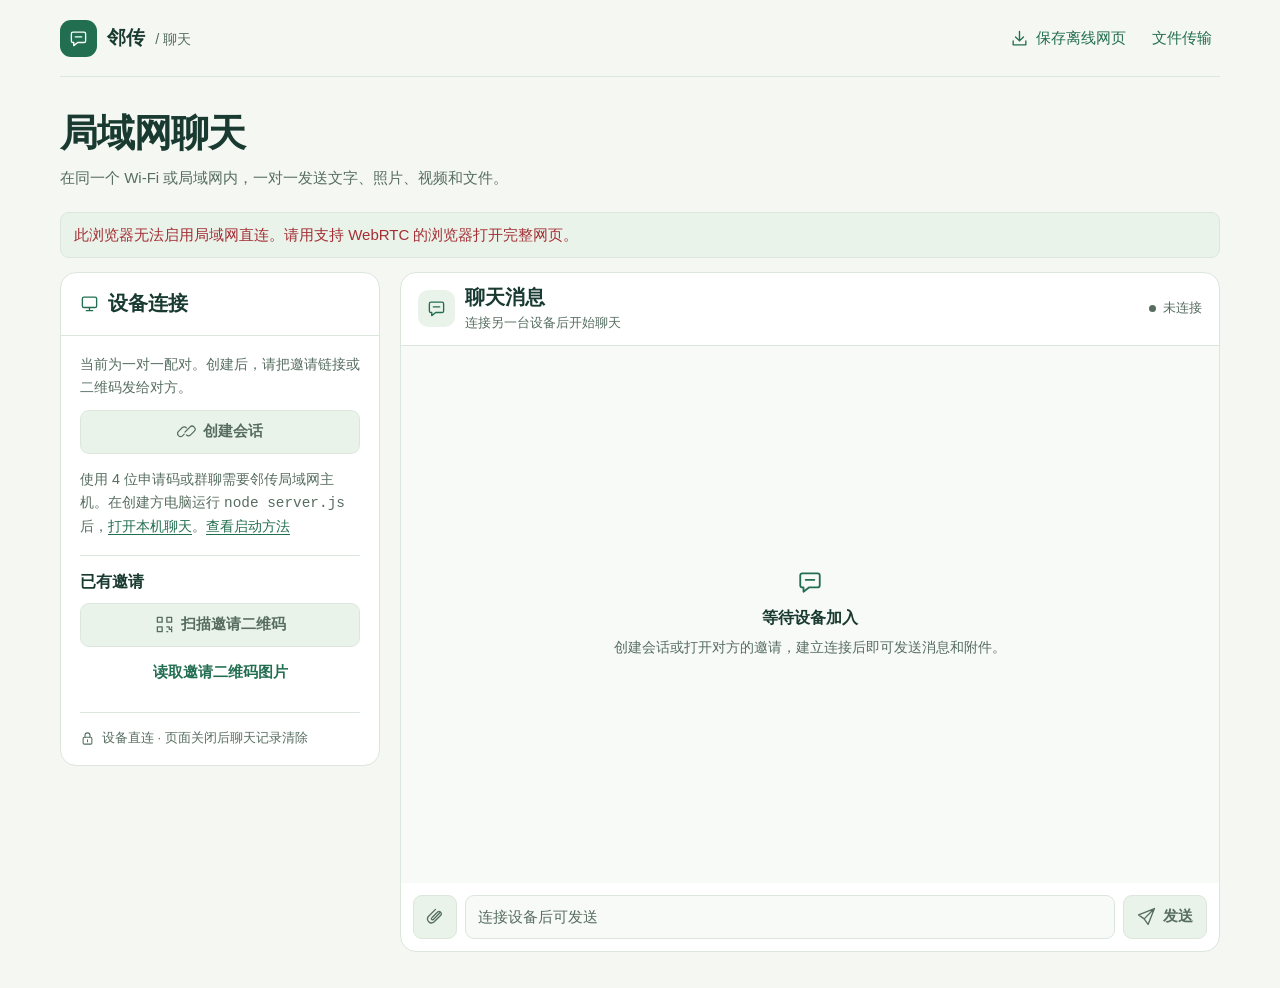
<file: docs/chat/index.html>
<!doctype html>
<html lang="zh-CN">
<head>
  <meta charset="utf-8">
  <meta name="viewport" content="width=device-width, initial-scale=1">
  <meta name="color-scheme" content="light dark">
  <meta name="referrer" content="no-referrer">
  <meta name="description" content="在同一个局域网里聊天，直接发送消息、图片、视频和文件。">
  <title>邻传 · 局域网聊天</title>
  <link rel="icon" href="data:image/svg+xml,%3Csvg xmlns='http://www.w3.org/2000/svg' viewBox='0 0 48 48'%3E%3Crect width='48' height='48' rx='13' fill='%23267c5b'/%3E%3Cpath d='M13 14h22v15H23l-6 5v-5h-4z' fill='none' stroke='white' stroke-width='2.5' stroke-linejoin='round'/%3E%3C/svg%3E">
  <link rel="stylesheet" href="style.css?v=application-code">
  <script defer src="qrcode.js"></script>
  <script defer src="jsqr.js"></script>
  <script defer src="qr-reader.js"></script>
  <script defer src="peer.js"></script>
  <script defer src="group.js?v=application-code"></script>
  <script defer src="offline.js"></script>
  <script defer src="app.js?v=application-code"></script>
</head>
<body>
  <svg class="symbols" xmlns="http://www.w3.org/2000/svg" aria-hidden="true">
    <symbol id="i-chat" viewBox="0 0 24 24"><path d="M5 4h14a2 2 0 0 1 2 2v9a2 2 0 0 1-2 2h-8l-5 4v-4H5a2 2 0 0 1-2-2V6a2 2 0 0 1 2-2Z"/><path d="M8 10h8"/></symbol>
    <symbol id="i-device" viewBox="0 0 24 24"><rect x="3" y="4" width="18" height="13" rx="2"/><path d="M8 21h8m-4-4v4"/></symbol>
    <symbol id="i-lock" viewBox="0 0 24 24"><rect x="5" y="10" width="14" height="11" rx="2"/><path d="M8 10V7a4 4 0 0 1 8 0v3m-4 4v3"/></symbol>
    <symbol id="i-link" viewBox="0 0 24 24"><path d="m10 13 4-4m-5 7-2 2a4 4 0 0 1-6-6l5-5a4 4 0 0 1 6 0m0 10a4 4 0 0 0 6 0l5-5a4 4 0 0 0-6-6l-2 2" transform="translate(1 1) scale(.9)"/></symbol>
    <symbol id="i-qr" viewBox="0 0 24 24"><path d="M3 3h6v6H3zm12 0h6v6h-6zM3 15h6v6H3zm12 0h3v3h3v3m-6 0h1m5-6v1"/></symbol>
    <symbol id="i-paperclip" viewBox="0 0 24 24"><path d="m8 13 7-7a3 3 0 0 1 4 4l-9 9a5 5 0 0 1-7-7l9-9m-5 11a1.5 1.5 0 0 0 2 2l8-8"/></symbol>
    <symbol id="i-send" viewBox="0 0 24 24"><path d="M22 2 9 15m13-13-8 20-5-7-7-5Z"/></symbol>
    <symbol id="i-file" viewBox="0 0 24 24"><path d="M6 3h8l5 5v13H6a2 2 0 0 1-2-2V5a2 2 0 0 1 2-2Zm8 0v5h5m-11 5h7m-7 4h7"/></symbol>
    <symbol id="i-download" viewBox="0 0 24 24"><path d="M12 3v12m-5-5 5 5 5-5m-13 5v5h16v-5"/></symbol>
    <symbol id="i-close" viewBox="0 0 24 24"><path d="m6 6 12 12M6 18 18 6"/></symbol>
    <symbol id="i-copy" viewBox="0 0 24 24"><rect x="8" y="8" width="12" height="12" rx="2"/><path d="M16 8V6a2 2 0 0 0-2-2H6a2 2 0 0 0-2 2v8a2 2 0 0 0 2 2h2"/></symbol>
  </svg>
  <div class="shell">
    <header class="topbar">
      <div class="brand"><span class="brand-icon"><svg class="icon" aria-hidden="true"><use href="#i-chat"/></svg></span><span>邻传 <span class="brand-detail">/ 聊天</span></span></div>
      <div class="top-actions">
        <button class="quiet-button offline-button" id="offlineButton" type="button" hidden><svg class="icon" aria-hidden="true"><use href="#i-download"/></svg><span>保存离线网页</span></button>
        <a class="quiet-button" id="fileTransferLink" href="../index.html">文件传输</a>
      </div>
    </header>
    <main>
      <div class="page-heading"><h1>局域网聊天</h1><p id="pageDescription">在同一个 Wi-Fi 或局域网内，发送文字、照片、视频和文件。</p></div>
      <p class="notice" id="notice" role="status" hidden></p>
      <div class="workspace">
        <section class="session" aria-labelledby="sessionTitle">
          <header class="section-heading"><svg class="icon" aria-hidden="true"><use href="#i-device"/></svg><h2 id="sessionTitle">设备连接</h2></header>
          <div class="session-body">
            <div id="setupPanel">
              <p class="guidance mode-hint" id="setupHint">创建会话后，把邀请链接或二维码发给对方。</p>
              <button class="button primary wide" id="createButton" type="button"><svg class="icon" aria-hidden="true"><use href="#i-link"/></svg>创建会话</button>
              <p class="guidance spaced" id="lanHostHint" hidden>使用 4 位申请码或群聊需要邻传局域网主机。在创建方电脑运行 <code>node server.js</code> 后，<a href="http://localhost:8080/chat/" target="_blank" rel="noopener">打开本机聊天</a>。<a href="https://github.com/m-ice/landrop#局域网聊天">查看启动方法</a></p>
              <div class="separated" id="manualJoinControls" hidden>
                <h3>已有邀请</h3>
                <div class="qr-actions">
                  <button class="button secondary wide" id="scanInviteButton" type="button"><svg class="icon" aria-hidden="true"><use href="#i-qr"/></svg>扫描邀请二维码</button>
                  <button class="text-button wide" id="pickInviteImageButton" type="button">读取邀请二维码图片</button>
                </div>
              </div>
            </div>
            <div id="invitePanel" hidden>
              <h3>加入会话</h3>
              <p class="guidance"><strong id="inviterName"></strong> 邀请你聊天。<span id="joinHint">申请后出示二维码，或把申请链接发给创建者。</span></p>
              <p class="guidance" id="joiningDevice" hidden></p>
              <button class="button primary wide spaced" id="requestButton" type="button">申请加入</button>
            </div>
            <div id="hostPanel" hidden>
              <h3>邀请另一台设备</h3>
              <p class="guidance" id="hostHint">请对方打开邀请并生成申请。你可以扫描对方的申请二维码，或用同一个浏览器打开对方发来的申请链接。</p>
              <button class="button secondary wide spaced" id="showInviteButton" type="button"><svg class="icon" aria-hidden="true"><use href="#i-qr"/></svg>邀请链接与二维码</button>
              <div class="separated" id="answerReceiver" hidden>
                <h3>接收加入申请</h3>
                <div class="qr-actions">
                  <button class="button secondary wide" id="scanAnswerButton" type="button"><svg class="icon" aria-hidden="true"><use href="#i-qr"/></svg>扫描申请二维码</button>
                  <button class="text-button wide" id="pickAnswerImageButton" type="button">读取二维码图片</button>
                </div>
                <p class="guidance" id="staticCodeHint">4 位申请码由邻传局域网主机分配。运行 <code>node server.js</code> 后，<a href="http://localhost:8080/chat/" target="_blank" rel="noopener">打开本机聊天</a>创建会话。</p>
              </div>
              <details class="code-lookup" id="requestCodePanel" hidden>
                <summary>通过 4 位申请码查找</summary>
                <form id="requestCodeForm">
                  <label for="requestCodeInput">加入申请码</label>
                  <div class="code-input-row">
                    <input id="requestCodeInput" class="request-code-input" type="text" inputmode="text" minlength="4" maxlength="4" pattern="[A-Za-z0-9]{4}" autocomplete="off" autocapitalize="characters" spellcheck="false" aria-describedby="requestCodeHint" required>
                    <button class="button secondary" type="submit">查找</button>
                  </div>
                  <p class="guidance" id="requestCodeHint" role="status">输入对方页面显示的 4 位申请码。</p>
                </form>
              </details>
            </div>
            <div id="reviewPanel" hidden>
              <h3>收到加入申请</h3>
              <p class="guidance"><strong id="requesterName"></strong> 申请加入。请核实对方设备名称。</p>
              <p class="guidance review-code" id="reviewCodePanel" hidden>申请码 <samp class="request-code-value" id="reviewRequestCode"></samp></p>
              <p class="guidance" id="groupRequestCount" hidden></p>
              <div class="pair-actions spaced">
                <button class="button secondary" id="rejectButton" type="button">拒绝</button>
                <button class="button primary" id="approveButton" type="button">同意并连接</button>
              </div>
            </div>
            <div id="requestPanel" hidden>
              <h3>把申请交给对方</h3>
              <p class="guidance">请创建者扫描申请二维码。也可以把二维码图片或申请链接发给对方。</p>
              <button class="button secondary wide spaced" id="showAnswerButton" type="button"><svg class="icon" aria-hidden="true"><use href="#i-qr"/></svg>申请链接与二维码</button>
            </div>
            <div id="pendingPanel" hidden>
              <h3>等待发起方确认</h3>
              <p class="guidance" id="pendingHint">加入申请已发出。请保持本页打开，同意后会自动连接。</p>
              <div class="separated guest-code" id="guestCodePanel" hidden>
                <p class="guidance">把此码告诉创建方</p>
                <samp class="request-code-value" id="guestRequestCode" aria-label="加入申请码"></samp>
              </div>
            </div>
            <div id="handoffPanel" hidden>
              <h3 id="handoffHeading" tabindex="-1">转交加入申请</h3>
              <p class="guidance"><strong id="handoffName"></strong> 申请加入。</p>
              <p class="guidance" id="handoffHint" role="status">正在查找创建会话的标签页…</p>
              <button class="button primary wide spaced" id="handoffButton" type="button" hidden>重试转交</button>
              <button class="button secondary wide following" id="copyHandoffButton" type="button" hidden>复制申请链接</button>
            </div>
            <div id="connectionPanel" hidden>
              <h3 id="connectedName"></h3>
              <p class="guidance" id="connectionHint"></p>
            </div>
            <section class="separated" id="membersPanel" aria-labelledby="membersTitle" hidden>
              <h3 id="membersTitle">在线成员</h3>
              <ul class="member-list" id="memberList"></ul>
            </section>
            <button class="text-button spaced" id="resetButton" type="button" hidden>返回连接选项</button>
            <div class="session-foot"><svg class="icon" aria-hidden="true"><use href="#i-lock"/></svg><span>设备直连 · 页面关闭后聊天记录清除</span></div>
          </div>
        </section>
        <section class="conversation" aria-labelledby="threadTitle">
          <header class="thread-heading">
            <span class="thread-icon"><svg class="icon" aria-hidden="true"><use href="#i-chat"/></svg></span>
            <div class="thread-title"><h2 id="threadTitle">聊天消息</h2><p id="threadSubtitle">连接另一台设备后开始聊天</p></div>
            <span class="connection-status" id="connectionStatus" role="status" data-state="idle"><span class="status-dot" aria-hidden="true"></span><span id="connectionLabel">未连接</span></span>
          </header>
          <div class="message-viewport" id="messageViewport" tabindex="0" aria-label="聊天记录">
            <div class="thread-empty" id="emptyThread"><span class="empty-icon"><svg class="icon" aria-hidden="true"><use href="#i-chat"/></svg></span><h3 id="emptyTitle">等待设备加入</h3><p id="emptyHint">创建会话或打开对方的邀请，建立连接后即可发送消息和附件。</p></div>
            <ol class="messages" id="messages" role="log" aria-label="聊天消息" aria-live="polite" aria-relevant="additions" hidden></ol>
          </div>
          <form id="composer" class="composer" aria-label="编写消息">
            <ul class="attachments" id="attachments" aria-label="待发送附件" hidden></ul>
            <div class="compose-row">
              <button class="button secondary icon-button" type="button" id="attachButton" aria-label="添加附件" title="添加附件" disabled><svg class="icon" aria-hidden="true"><use href="#i-paperclip"/></svg></button>
              <input type="file" id="fileInput" multiple hidden>
              <textarea id="messageInput" rows="1" maxlength="4000" placeholder="输入消息" aria-label="消息内容" disabled></textarea>
              <button class="button primary" type="submit" id="sendButton" disabled><svg class="icon" aria-hidden="true"><use href="#i-send"/></svg><span>发送</span></button>
            </div>
          </form>
        </section>
      </div>
    </main>
    <noscript><p class="notice">请启用 JavaScript 后使用局域网聊天。</p></noscript>
  </div>
  <input type="file" id="answerQrFile" accept="image/*" hidden>
  <dialog id="answerScanDialog" aria-labelledby="answerScanTitle">
    <header class="dialog-heading"><h2 id="answerScanTitle">扫描二维码</h2><form method="dialog"><button class="button secondary icon-button" aria-label="关闭" type="submit"><svg class="icon" aria-hidden="true"><use href="#i-close"/></svg></button></form></header>
    <p class="guidance" id="answerScanHint" role="status">正在打开摄像头…</p>
    <video id="answerScanVideo" class="qr-camera" aria-label="摄像头预览" autoplay muted playsinline hidden></video>
    <div class="share-actions"><button class="button secondary" id="answerScanFileButton" type="button">读取二维码图片</button></div>
  </dialog>
  <dialog id="shareDialog" aria-labelledby="shareTitle">
    <header class="dialog-heading"><h2 id="shareTitle"></h2><form method="dialog"><button class="button secondary icon-button" aria-label="关闭" type="submit"><svg class="icon" aria-hidden="true"><use href="#i-close"/></svg></button></form></header>
    <p class="guidance" id="shareHint"></p>
    <div class="field spaced" id="shareAddressField" hidden><label for="shareAddress">局域网地址</label><select id="shareAddress"></select></div>
    <div class="qr-wrap"><canvas id="qrCanvas" role="img" aria-label="会话二维码" hidden></canvas><p id="qrHint" class="guidance" hidden></p></div>
    <label for="shareLink">链接</label><textarea id="shareLink" rows="2" readonly spellcheck="false"></textarea>
    <div class="share-actions"><button class="button secondary" id="saveQrButton" type="button" hidden><svg class="icon" aria-hidden="true"><use href="#i-download"/></svg>保存二维码</button><button class="button primary" id="copyLinkButton" type="button"><svg class="icon" aria-hidden="true"><use href="#i-copy"/></svg>复制链接</button></div>
    <p class="guidance spaced" id="shareStatus" role="status" hidden></p>
  </dialog>
</body>
</html>
</file>
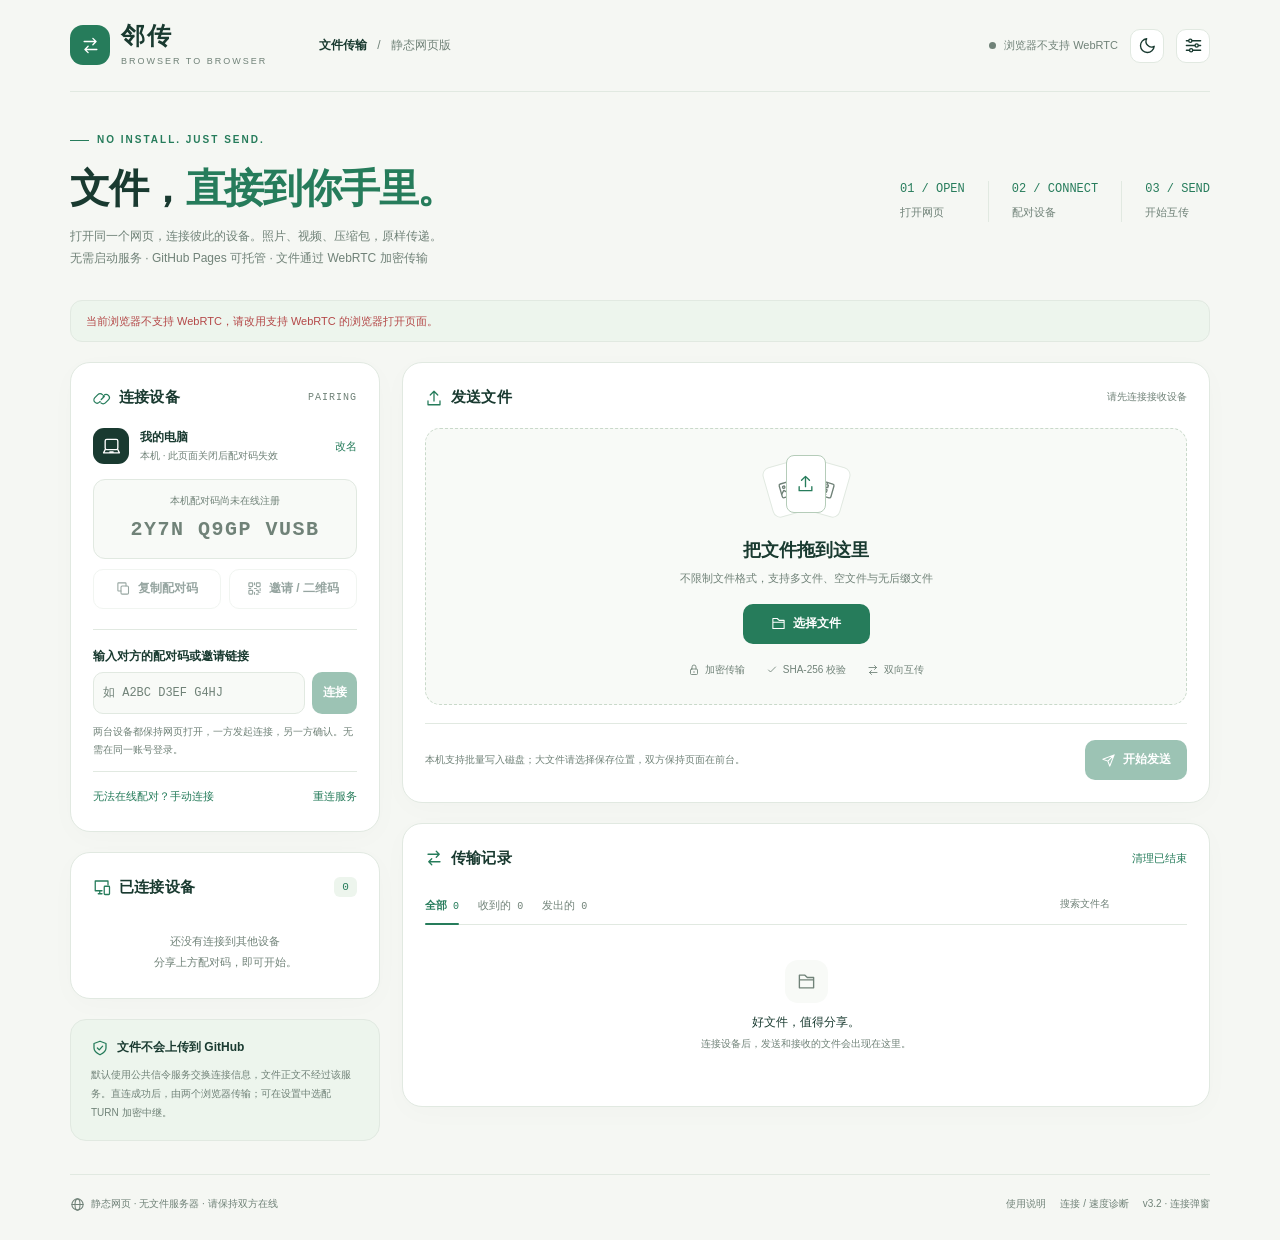
<file: docs/index2.html>
<!doctype html>
<!--
THIRD-PARTY NOTICES

QRCode for JavaScript
Copyright (c) 2009 Kazuhiko Arase
Original QR implementation: MIT license (full text retained in index.html).
Source distribution used: qrcode-terminal/vendor/QRCode from the locally installed npm package.
The distribution includes Node adaptation / refactoring; qrcode-terminal is licensed under Apache-2.0.
The application's browser wrapper does not load any remote scripts.

qrcode-terminal Apache-2.0 license follows:


                                 Apache License
                           Version 2.0, January 2004
                        http://www.apache.org/licenses/

   TERMS AND CONDITIONS FOR USE, REPRODUCTION, AND DISTRIBUTION

   1. Definitions.

      "License" shall mean the terms and conditions for use, reproduction,
      and distribution as defined by Sections 1 through 9 of this document.

      "Licensor" shall mean the copyright owner or entity authorized by
      the copyright owner that is granting the License.

      "Legal Entity" shall mean the union of the acting entity and all
      other entities that control, are controlled by, or are under common
      control with that entity. For the purposes of this definition,
      "control" means (i) the power, direct or indirect, to cause the
      direction or management of such entity, whether by contract or
      otherwise, or (ii) ownership of fifty percent (50%) or more of the
      outstanding shares, or (iii) beneficial ownership of such entity.

      "You" (or "Your") shall mean an individual or Legal Entity
      exercising permissions granted by this License.

      "Source" form shall mean the preferred form for making modifications,
      including but not limited to software source code, documentation
      source, and configuration files.

      "Object" form shall mean any form resulting from mechanical
      transformation or translation of a Source form, including but
      not limited to compiled object code, generated documentation,
      and conversions to other media types.

      "Work" shall mean the work of authorship, whether in Source or
      Object form, made available under the License, as indicated by a
      copyright notice that is included in or attached to the work
      (an example is provided in the Appendix below).

      "Derivative Works" shall mean any work, whether in Source or Object
      form, that is based on (or derived from) the Work and for which the
      editorial revisions, annotations, elaborations, or other modifications
      represent, as a whole, an original work of authorship. For the purposes
      of this License, Derivative Works shall not include works that remain
      separable from, or merely link (or bind by name) to the interfaces of,
      the Work and Derivative Works thereof.

      "Contribution" shall mean any work of authorship, including
      the original version of the Work and any modifications or additions
      to that Work or Derivative Works thereof, that is intentionally
      submitted to Licensor for inclusion in the Work by the copyright owner
      or by an individual or Legal Entity authorized to submit on behalf of
      the copyright owner. For the purposes of this definition, "submitted"
      means any form of electronic, verbal, or written communication sent
      to the Licensor or its representatives, including but not limited to
      communication on electronic mailing lists, source code control systems,
      and issue tracking systems that are managed by, or on behalf of, the
      Licensor for the purpose of discussing and improving the Work, but
      excluding communication that is conspicuously marked or otherwise
      designated in writing by the copyright owner as "Not a Contribution."

      "Contributor" shall mean Licensor and any individual or Legal Entity
      on behalf of whom a Contribution has been received by Licensor and
      subsequently incorporated within the Work.

   2. Grant of Copyright License. Subject to the terms and conditions of
      this License, each Contributor hereby grants to You a perpetual,
      worldwide, non-exclusive, no-charge, royalty-free, irrevocable
      copyright license to reproduce, prepare Derivative Works of,
      publicly display, publicly perform, sublicense, and distribute the
      Work and such Derivative Works in Source or Object form.

   3. Grant of Patent License. Subject to the terms and conditions of
      this License, each Contributor hereby grants to You a perpetual,
      worldwide, non-exclusive, no-charge, royalty-free, irrevocable
      (except as stated in this section) patent license to make, have made,
      use, offer to sell, sell, import, and otherwise transfer the Work,
      where such license applies only to those patent claims licensable
      by such Contributor that are necessarily infringed by their
      Contribution(s) alone or by combination of their Contribution(s)
      with the Work to which such Contribution(s) was submitted. If You
      institute patent litigation against any entity (including a
      cross-claim or counterclaim in a lawsuit) alleging that the Work
      or a Contribution incorporated within the Work constitutes direct
      or contributory patent infringement, then any patent licenses
      granted to You under this License for that Work shall terminate
      as of the date such litigation is filed.

   4. Redistribution. You may reproduce and distribute copies of the
      Work or Derivative Works thereof in any medium, with or without
      modifications, and in Source or Object form, provided that You
      meet the following conditions:

      (a) You must give any other recipients of the Work or
          Derivative Works a copy of this License; and

      (b) You must cause any modified files to carry prominent notices
          stating that You changed the files; and

      (c) You must retain, in the Source form of any Derivative Works
          that You distribute, all copyright, patent, trademark, and
          attribution notices from the Source form of the Work,
          excluding those notices that do not pertain to any part of
          the Derivative Works; and

      (d) If the Work includes a "NOTICE" text file as part of its
          distribution, then any Derivative Works that You distribute must
          include a readable copy of the attribution notices contained
          within such NOTICE file, excluding those notices that do not
          pertain to any part of the Derivative Works, in at least one
          of the following places: within a NOTICE text file distributed
          as part of the Derivative Works; within the Source form or
          documentation, if provided along with the Derivative Works; or,
          within a display generated by the Derivative Works, if and
          wherever such third-party notices normally appear. The contents
          of the NOTICE file are for informational purposes only and
          do not modify the License. You may add Your own attribution
          notices within Derivative Works that You distribute, alongside
          or as an addendum to the NOTICE text from the Work, provided
          that such additional attribution notices cannot be construed
          as modifying the License.

      You may add Your own copyright statement to Your modifications and
      may provide additional or different license terms and conditions
      for use, reproduction, or distribution of Your modifications, or
      for any such Derivative Works as a whole, provided Your use,
      reproduction, and distribution of the Work otherwise complies with
      the conditions stated in this License.

   5. Submission of Contributions. Unless You explicitly state otherwise,
      any Contribution intentionally submitted for inclusion in the Work
      by You to the Licensor shall be under the terms and conditions of
      this License, without any additional terms or conditions.
      Notwithstanding the above, nothing herein shall supersede or modify
      the terms of any separate license agreement you may have executed
      with Licensor regarding such Contributions.

   6. Trademarks. This License does not grant permission to use the trade
      names, trademarks, service marks, or product names of the Licensor,
      except as required for reasonable and customary use in describing the
      origin of the Work and reproducing the content of the NOTICE file.

   7. Disclaimer of Warranty. Unless required by applicable law or
      agreed to in writing, Licensor provides the Work (and each
      Contributor provides its Contributions) on an "AS IS" BASIS,
      WITHOUT WARRANTIES OR CONDITIONS OF ANY KIND, either express or
      implied, including, without limitation, any warranties or conditions
      of TITLE, NON-INFRINGEMENT, MERCHANTABILITY, or FITNESS FOR A
      PARTICULAR PURPOSE. You are solely responsible for determining the
      appropriateness of using or redistributing the Work and assume any
      risks associated with Your exercise of permissions under this License.

   8. Limitation of Liability. In no event and under no legal theory,
      whether in tort (including negligence), contract, or otherwise,
      unless required by applicable law (such as deliberate and grossly
      negligent acts) or agreed to in writing, shall any Contributor be
      liable to You for damages, including any direct, indirect, special,
      incidental, or consequential damages of any character arising as a
      result of this License or out of the use or inability to use the
      Work (including but not limited to damages for loss of goodwill,
      work stoppage, computer failure or malfunction, or any and all
      other commercial damages or losses), even if such Contributor
      has been advised of the possibility of such damages.

   9. Accepting Warranty or Additional Liability. While redistributing
      the Work or Derivative Works thereof, You may choose to offer,
      and charge a fee for, acceptance of support, warranty, indemnity,
      or other liability obligations and/or rights consistent with this
      License. However, in accepting such obligations, You may act only
      on Your own behalf and on Your sole responsibility, not on behalf
      of any other Contributor, and only if You agree to indemnify,
      defend, and hold each Contributor harmless for any liability
      incurred by, or claims asserted against, such Contributor by reason
      of your accepting any such warranty or additional liability.

   END OF TERMS AND CONDITIONS

   APPENDIX: How to apply the Apache License to your work.

      To apply the Apache License to your work, attach the following
      boilerplate notice, with the fields enclosed by brackets "[]"
      replaced with your own identifying information. (Don't include
      the brackets!)  The text should be enclosed in the appropriate
      comment syntax for the file format. We also recommend that a
      file or class name and description of purpose be included on the
      same "printed page" as the copyright notice for easier
      identification within third-party archives.

   Copyright [yyyy] [name of copyright owner]

   Licensed under the Apache License, Version 2.0 (the "License");
   you may not use this file except in compliance with the License.
   You may obtain a copy of the License at

       http://www.apache.org/licenses/LICENSE-2.0

   Unless required by applicable law or agreed to in writing, software
   distributed under the License is distributed on an "AS IS" BASIS,
   WITHOUT WARRANTIES OR CONDITIONS OF ANY KIND, either express or implied.
   See the License for the specific language governing permissions and
   limitations under the License.

==============================================================
This product also include the following software:
==============================================================

 QRCode for JavaScript

 Copyright (c) 2009 Kazuhiko Arase

 URL: http://www.d-project.com/

 Licensed under the MIT license:
   http://www.opensource.org/licenses/mit-license.php

 The word "QR Code" is registered trademark of 
 DENSO WAVE INCORPORATED
   http://www.denso-wave.com/qrcode/faqpatent-e.html

Located in ./vendor/QRCode
- project has been modified to work in Node and some refactoring was done for code cleanup

-->
<html lang="zh-CN"><head><meta charset="utf-8"><meta name="viewport" content="width=device-width,initial-scale=1"><meta name="color-scheme" content="light dark"><meta name="referrer" content="no-referrer"><meta name="description" content="邻传：可部署到 GitHub Pages 的单文件网页。通过 WebRTC 在浏览器间互传任意格式文件，无需运行文件服务器。"><title>邻传 · 浏览器点对点文件传输</title><link rel="icon" href="data:image/svg+xml,%3Csvg xmlns='http://www.w3.org/2000/svg' viewBox='0 0 64 64'%3E%3Crect width='64' height='64' rx='18' fill='%23267c5b'/%3E%3Cpath d='M15 23h34l-8-8M49 41H15l8 8' fill='none' stroke='white' stroke-width='4' stroke-linecap='round' stroke-linejoin='round'/%3E%3C/svg%3E"><style>:root{--bg:#f5f7f3;--card:#fff;--alt:#f8faf7;--ink:#193a30;--muted:#708278;--line:#e1e9e1;--accent:#267c5b;--accent-hover:#1d674a;--soft:#edf5ed;--danger:#b44848;--warn:#9c742f;--shadow:0 6px 28px #193a3005;--radius:20px}
:root[data-theme=dark]{--bg:#111c17;--card:#192920;--alt:#1d2f25;--ink:#e1eee5;--muted:#97ad9e;--line:#304739;--accent:#88d0a4;--accent-hover:#a5dfba;--soft:#263f2f;--danger:#f39494;--warn:#dcba78;--shadow:none}
*{box-sizing:border-box}html{scroll-behavior:smooth}body{margin:0;background:var(--bg);color:var(--ink);font:14px/1.65 -apple-system,BlinkMacSystemFont,"Segoe UI","PingFang SC","Microsoft YaHei",sans-serif}button,input,textarea,select{font:inherit}button{cursor:pointer;color:inherit}button:disabled{opacity:.45;cursor:not-allowed}button,a{touch-action:manipulation;-webkit-tap-highlight-color:transparent}button{border:0;background:none}a{color:var(--accent)}:focus-visible{outline:3px solid var(--accent);outline-offset:3px}[hidden]{display:none!important}h1,h2,h3,p{margin:0}button,input,textarea{min-width:0}input,textarea{width:100%;border:1px solid var(--line);background:var(--alt);color:var(--ink);border-radius:10px;padding:10px 12px}textarea{resize:vertical}input::placeholder,textarea::placeholder{color:var(--muted)}label{display:block;font-size:12px;font-weight:600;margin-bottom:6px}.icon{width:19px;height:19px;fill:none;stroke:currentColor;stroke-width:1.7;stroke-linecap:round;stroke-linejoin:round;flex:none}.icon.sm{width:15px;height:15px}.shell{max-width:1220px;margin:auto;padding:0 40px}.topbar{height:92px;display:flex;align-items:center;justify-content:space-between;gap:20px;border-bottom:1px solid var(--line)}.brand{display:flex;align-items:center;gap:11px}.brand-mark{width:40px;height:40px;border-radius:13px;background:var(--accent);color:var(--card);display:grid;place-items:center}.brand-name{font-size:24px;line-height:1.2;font-weight:760;letter-spacing:2px}.brand-sub{font-size:9px;letter-spacing:2px;color:var(--muted);margin-top:4px}.nav-title{font-size:12px;color:var(--muted);margin-right:auto;margin-left:32px}.nav-title b{color:var(--ink);font-weight:600}.top-actions{display:flex;align-items:center;gap:12px}.icon-btn{width:34px;height:34px;display:inline-flex;align-items:center;justify-content:center;border:1px solid var(--line);background:var(--card);border-radius:10px;flex:none}.icon-btn:hover{background:var(--soft)}.status{display:flex;align-items:center;gap:8px;font-size:11px;color:var(--muted)}.dot{width:7px;height:7px;background:var(--muted);border-radius:50%;flex:none}.status.online{color:var(--accent)}.status.online .dot{background:var(--accent);box-shadow:0 0 0 4px var(--soft)}.hero{display:flex;align-items:center;justify-content:space-between;gap:30px;padding:40px 0 30px}.eyebrow{font-size:10px;letter-spacing:2px;color:var(--accent);font-weight:650;display:flex;align-items:center;gap:8px}.eyebrow:before{content:"";width:19px;height:1px;background:var(--accent)}h1{font-size:40px;line-height:1.4;letter-spacing:-1.4px;font-weight:740;margin:11px 0 9px}h1 span{color:var(--accent)}.hero p{font-size:12px;color:var(--muted);line-height:1.9}.hero-steps{display:flex;gap:23px}.hero-step{display:grid;gap:6px;font-size:11px;color:var(--muted);white-space:nowrap}.hero-step+.hero-step{border-left:1px solid var(--line);padding-left:23px}.hero-step b{font:12px/1.4 ui-monospace,SFMono-Regular,Consolas,monospace;color:var(--accent)}.workspace{display:grid;grid-template-columns:310px minmax(0,1fr);gap:22px;align-items:start}.column{display:flex;flex-direction:column;gap:20px;min-width:0}.card{background:var(--card);border:1px solid var(--line);border-radius:var(--radius);box-shadow:var(--shadow);padding:22px}.heading{display:flex;align-items:center;justify-content:space-between;gap:10px}.heading-title{display:flex;align-items:center;gap:8px}.heading-title>.icon{color:var(--accent);width:18px;height:18px}h2{font-size:15px;font-weight:650;letter-spacing:.2px}h3{font-size:14px;font-weight:650}.kicker{font:10px/1.5 ui-monospace,SFMono-Regular,Consolas,monospace;color:var(--muted);letter-spacing:1px}.tiny{font-size:10px;color:var(--muted)}.muted{color:var(--muted);font-size:12px}.pair-self{display:flex;align-items:center;gap:11px;padding:18px 0 15px}.avatar{width:36px;height:36px;border-radius:11px;display:grid;place-items:center;background:var(--soft);color:var(--accent);flex:none}.avatar.me{background:var(--ink);color:var(--card)}.name{font-size:12px;font-weight:650;white-space:nowrap;overflow:hidden;text-overflow:ellipsis}.grow{flex:1;min-width:0}.code-box{position:relative;background:var(--alt);border:1px solid var(--line);border-radius:12px;padding:13px 10px;text-align:center}.code-box .tiny{font-size:10px;margin-bottom:5px}.pair-code{font:600 20px/1.5 ui-monospace,SFMono-Regular,Consolas,monospace;letter-spacing:1.5px;user-select:all}.code-box.offline .pair-code{color:var(--muted)}.share-actions{display:grid;grid-template-columns:1fr 1fr;gap:8px;margin-top:10px}.btn{display:inline-flex;align-items:center;justify-content:center;gap:7px;font-size:12px;font-weight:600;border-radius:10px;min-height:38px;padding:9px 15px;background:var(--accent);color:var(--card);border:1px solid transparent;white-space:nowrap}.btn:hover:not(:disabled){background:var(--accent-hover)}.btn.secondary{background:var(--card);color:var(--ink);border-color:var(--line)}.btn.secondary:hover:not(:disabled){background:var(--soft)}.btn.ghost{background:var(--soft);color:var(--accent)}.btn.danger{background:transparent;color:var(--danger);border-color:var(--line)}.btn.small{font-size:11px;min-height:31px;padding:6px 10px}.divider{height:1px;background:var(--line);margin:20px 0 17px}.input-row{display:flex;gap:7px}.input-row input{font:12px/1.5 ui-monospace,SFMono-Regular,Consolas,monospace;padding:11px 9px}.input-row .btn{padding:9px 12px}.pair-hint{font-size:10px;color:var(--muted);margin:9px 0;line-height:1.8}.text-btn{color:var(--accent);font-size:11px;padding:3px 0;text-decoration:none}.text-btn:hover{text-decoration:underline}.text-btn.danger{color:var(--danger)}.manual-link{display:flex;align-items:center;justify-content:space-between;margin-top:12px;border-top:1px solid var(--line);padding-top:12px}.count{font:11px/1.5 ui-monospace,SFMono-Regular,Consolas,monospace;background:var(--soft);color:var(--accent);border-radius:6px;min-width:23px;text-align:center;padding:2px 6px}.device-list{margin-top:13px}.device{display:flex;align-items:center;gap:9px;padding:11px 8px;border-radius:12px;border:1px solid var(--line);margin-top:8px}.device.selected{background:var(--soft);border-color:var(--accent)}.device-select{display:flex;align-items:center;gap:9px;text-align:left;padding:0;flex:1;min-width:0}.device .icon-btn{width:27px;height:27px;border-radius:8px;background:transparent}.device .avatar{width:32px;height:32px}.device-info{font-size:10px;color:var(--muted);line-height:1.8}.device-info .verify{font-family:ui-monospace,SFMono-Regular,Consolas,monospace}.request{padding:12px;background:var(--soft);border:1px solid var(--line);border-radius:12px;margin-top:10px}.request p{font-size:11px;color:var(--muted);margin:5px 0 9px}.request .actions{display:flex;gap:6px}.empty-devices{font-size:11px;color:var(--muted);text-align:center;padding:19px 0 3px;line-height:1.9}.privacy-card{padding:18px 20px;background:var(--soft);border:1px solid var(--line);border-radius:16px}.privacy-card .heading-title{font-size:12px;font-weight:600}.privacy-card p{font-size:10px;color:var(--muted);line-height:1.9;margin-top:7px}.recipient{font-size:10px;color:var(--muted);max-width:50%;overflow:hidden;text-overflow:ellipsis;white-space:nowrap}.dropzone{display:flex;flex-direction:column;align-items:center;justify-content:center;border:1.5px dashed #c9d9ca;background:var(--alt);border-radius:15px;margin-top:18px;min-height:257px;padding:26px 12px;text-align:center;transition:background .15s,border-color .15s}.dropzone.dragging{background:var(--soft);border-color:var(--accent)}.file-art{width:83px;height:66px;position:relative;margin:0 auto 15px}.paper{position:absolute;display:grid;place-items:center;width:40px;height:52px;border:1px solid var(--line);background:var(--card);border-radius:8px;top:8px;color:var(--muted)}.paper.left{left:2px;transform:rotate(-16deg)}.paper.right{right:2px;transform:rotate(16deg)}.paper.center{left:21px;top:0;height:58px;z-index:1;color:var(--accent);border-color:#b5ccb9}.dropzone h3{font-size:18px;margin-bottom:3px}.dropzone p{font-size:11px;color:var(--muted)}.dropzone>.btn{margin-top:17px;min-width:127px}.drop-hints{display:flex;justify-content:center;gap:21px;font-size:10px;color:var(--muted);margin-top:18px}.drop-hints span{display:flex;align-items:center;gap:5px}.drop-hints .icon{width:12px;height:12px}.queue{margin-top:17px}.queue .heading{margin-bottom:9px}.queue-list{max-height:246px;overflow:auto}.queue-file{display:flex;align-items:center;gap:9px;padding:8px 0;border-bottom:1px solid var(--line)}.file-icon{width:32px;height:38px;background:var(--soft);color:var(--accent);border-radius:7px;display:grid;place-items:center;flex:none}.filename{font-size:12px;font-weight:600;overflow:hidden;white-space:nowrap;text-overflow:ellipsis}.file-meta{font-size:10px;color:var(--muted);line-height:1.85;overflow-wrap:anywhere}.send-footer{display:flex;justify-content:space-between;align-items:center;gap:12px;border-top:1px solid var(--line);margin-top:18px;padding-top:16px}.send-footer p{font-size:10px;color:var(--muted);max-width:64%}.tabbar{display:flex;align-items:center;justify-content:space-between;gap:12px;border-bottom:1px solid var(--line);margin-top:15px}.tabs{display:flex;gap:19px}.tab{position:relative;padding:10px 0;font-size:11px;color:var(--muted)}.tab.active{color:var(--accent);font-weight:650}.tab.active:after{position:absolute;content:"";height:2px;background:var(--accent);bottom:-1px;left:0;right:0;border-radius:2px}.tab span{font:10px/1.5 ui-monospace,SFMono-Regular,Consolas,monospace;margin-left:3px}.search{max-width:132px;font-size:10px;border:0;background:transparent;padding:5px}.transfer-list{max-height:600px;overflow:auto}.empty-state{padding:35px 16px 32px;text-align:center}.empty-art{width:43px;height:43px;border-radius:13px;background:var(--alt);color:var(--muted);display:grid;place-items:center;margin:auto auto 10px}.empty-state h3{font-size:12px;font-weight:500;margin-bottom:3px}.empty-state p{font-size:10px;color:var(--muted)}.transfer{display:flex;align-items:flex-start;gap:11px;padding:16px 0;border-bottom:1px solid var(--line)}.transfer:last-child{border-bottom:0}.transfer-main{min-width:0;flex:1}.transfer .file-icon{margin-top:2px}.transfer-head{display:flex;justify-content:space-between;gap:8px}.state-label{font-size:10px;color:var(--accent);flex:none;text-align:right}.state-label.error{color:var(--danger)}.progress-track{height:4px;border-radius:4px;background:var(--line);overflow:hidden;margin-top:9px}.progress-fill{height:100%;background:var(--accent);transition:width .15s}.transfer-actions{display:flex;flex-wrap:wrap;align-items:center;gap:7px;margin-top:9px}.checksum{font:9px/1.7 ui-monospace,SFMono-Regular,Consolas,monospace;color:var(--muted);overflow-wrap:anywhere;margin-top:5px}.banner{background:var(--soft);border:1px solid var(--line);padding:11px 15px;border-radius:12px;font-size:11px;color:var(--muted);margin-bottom:20px}.banner strong{color:var(--ink)}.banner.error{color:var(--danger)}.footer{display:flex;align-items:center;justify-content:space-between;gap:20px;border-top:1px solid var(--line);margin-top:33px;padding:21px 0 28px;font-size:10px;color:var(--muted)}.footer-left{display:flex;align-items:center;gap:6px}.footer-right{display:flex;align-items:center;gap:14px}.footer-right button{font-size:10px;color:var(--muted);padding:0}.toasts{position:fixed;bottom:25px;left:50%;transform:translateX(-50%);z-index:100;max-width:calc(100vw - 30px);width:max-content;pointer-events:none;display:grid;gap:8px}.toast{background:var(--ink);color:var(--card);box-shadow:0 5px 25px #0002;padding:11px 17px;border-radius:11px;font-size:12px;max-width:580px;overflow-wrap:anywhere}.toast.error{background:var(--danger);color:#fff}dialog{width:min(560px,calc(100vw - 28px));border:1px solid var(--line);border-radius:20px;padding:25px;background:var(--card);color:var(--ink);box-shadow:0 20px 100px #0003;max-height:88vh;overflow:auto}dialog::backdrop{background:#11251c66;backdrop-filter:blur(3px)}.modal-heading{display:flex;align-items:center;justify-content:space-between;gap:15px;margin-bottom:16px}.modal-heading h2{font-size:18px}.modal-copy{font-size:12px;line-height:1.9;color:var(--muted);margin:0 0 17px}.field{margin:16px 0}.field .tiny{margin-top:6px;line-height:1.85}.modal-actions{display:flex;justify-content:flex-end;gap:9px;margin-top:18px}.check-label{display:flex;align-items:flex-start;gap:8px;color:var(--muted);font-size:11px;font-weight:400}.check-label input{width:15px;min-width:15px;height:15px;accent-color:var(--accent);margin-top:3px}.mono{font-family:ui-monospace,SFMono-Regular,Consolas,monospace}.manual-section{border:1px solid var(--line);border-radius:12px;padding:14px;margin-top:13px}.manual-section h3{font-size:12px;margin-bottom:7px}.manual-section p{font-size:11px;color:var(--muted);line-height:1.9;margin-bottom:11px}.manual-section textarea{font:10px/1.6 ui-monospace,SFMono-Regular,Consolas,monospace;margin-bottom:8px;min-height:80px}.manual-section .btn{white-space:normal}.manual-state{font-size:11px;color:var(--accent);margin-top:12px;overflow-wrap:anywhere}.qr-wrap{display:grid;place-items:center;padding:7px}.qr-wrap canvas{width:236px;max-width:100%;height:auto;border-radius:12px}.share-code{text-align:center;font:600 19px/1.5 ui-monospace,SFMono-Regular,Consolas,monospace;margin:12px 0;color:var(--accent);letter-spacing:2px}.share-url{font-size:11px}.help-item{margin:15px 0}.help-item h3{font-size:13px;margin-bottom:5px}.help-item p{font-size:12px;line-height:1.85;color:var(--muted)}.log{white-space:pre-wrap;word-break:break-word;background:var(--alt);padding:12px;border-radius:12px;max-height:290px;overflow:auto;font:10px/1.9 ui-monospace,SFMono-Regular,Consolas,monospace}.cap{display:inline-flex;align-items:center;gap:5px;font-size:10px;color:var(--accent);background:var(--soft);padding:3px 8px;border-radius:6px}
@media(max-width:960px){.shell{padding:0 24px}.workspace{grid-template-columns:285px minmax(0,1fr);gap:18px}.card{padding:19px}.hero-steps{gap:14px}.hero-step+.hero-step{padding-left:14px}h1{font-size:34px}.nav-title{display:none}.pair-code{font-size:18px}}
@media(max-width:720px){.shell{padding:0 18px}.topbar{height:75px}.brand-name{font-size:22px}.brand-mark{height:36px;width:36px}.brand-sub{font-size:8px}.top-actions{gap:8px}.status{font-size:10px;gap:6px}.top-actions>.icon-btn{height:30px;width:30px}.hero{padding:29px 0 23px;display:block}.hero-steps{display:none}h1{font-size:31px;letter-spacing:-.8px;margin:9px 0 8px}.hero p{font-size:11px}.eyebrow{font-size:9px}.workspace{grid-template-columns:1fr;gap:18px}.column{gap:18px}.privacy-card{display:none}.card{padding:19px;border-radius:17px}.pair-self{padding-top:14px}.pair-card .pair-code{font-size:23px;letter-spacing:3px}.share-actions{margin-top:9px}.divider{margin:17px 0 14px}.pair-card .share-actions .btn{min-height:36px}.pair-card .pair-hint{margin-bottom:0}.dropzone{min-height:243px}.device-card{padding-top:17px;padding-bottom:17px}.empty-devices{padding:11px 0 0}.device-list{margin-top:9px}.footer{align-items:flex-start;font-size:9px;margin-top:24px;padding:18px 0 25px;gap:10px}.footer-left{align-items:flex-start}.footer-right{gap:10px;flex:none}.send-footer p{max-width:58%;font-size:9px}.tabbar{gap:7px}.tabs{gap:14px}.search{max-width:101px}.drop-hints{gap:15px;font-size:9px}.transfer-head{align-items:flex-start}.state-label{max-width:100px;font-size:9px}.transfer-actions .btn{font-size:10px}.transfer-list{max-height:none}dialog{padding:20px}.modal-heading h2{font-size:17px}.brand-sub{letter-spacing:1.5px}}
@media(prefers-reduced-motion:reduce){html{scroll-behavior:auto}*,*:before,*:after{transition:none!important}}

/* Connection consent has its own modal; never stack it on the QR dialog. */
.connection-request-dialog{width:min(460px,calc(100vw - 28px))}
.connection-request-dialog .modal-heading{margin-bottom:14px}
.connection-request-dialog .modal-heading h2{font-size:19px}
.request-badge{display:inline-flex;align-items:center;gap:6px;color:var(--accent);background:var(--soft);border-radius:7px;padding:4px 8px;font-size:10px;font-weight:650;margin-bottom:13px}
.request-device{display:flex;align-items:center;gap:14px;background:var(--alt);border:1px solid var(--line);border-radius:14px;padding:17px;margin:16px 0}
.request-device .avatar{width:48px;height:48px;border-radius:14px}
.request-device .avatar .icon{width:25px;height:25px}
.request-device-name{font-size:18px;font-weight:700;line-height:1.5;overflow-wrap:anywhere;word-break:break-word}
.request-device-code{font:11px/1.8 ui-monospace,SFMono-Regular,Consolas,monospace;color:var(--muted);margin-top:4px;overflow-wrap:anywhere}
.request-verification{display:flex;align-items:center;justify-content:space-between;gap:12px;font-size:11px;color:var(--muted);padding:0 2px 14px}
.request-verification strong{font:600 14px/1.4 ui-monospace,SFMono-Regular,Consolas,monospace;letter-spacing:1px;color:var(--ink)}
.request-trust-note{display:flex;align-items:flex-start;gap:8px;font-size:11px;color:var(--muted);line-height:1.9}
.request-trust-note .icon{margin-top:3px;color:var(--accent)}
.request-modal-actions{display:grid;grid-template-columns:1fr 1.45fr;gap:10px;margin-top:22px}
.request-modal-actions .btn{width:100%;min-height:44px;font-size:13px}
.request-queue-note{text-align:center;font-size:11px;color:var(--muted);margin-top:12px}
.connection-request-dialog #connectionRequestTitle:focus{outline:none}
</style></head><body>
<svg xmlns="http://www.w3.org/2000/svg" style="display:none" aria-hidden="true"><defs>
<symbol id="i-transfer" viewBox="0 0 24 24"><path d="M4 7h15m-4-4 4 4-4 4M20 17H5m4-4-4 4 4 4"/></symbol>
<symbol id="i-link" viewBox="0 0 24 24"><path d="m10 13 4-4M8.5 15.5l-1 1a4.24 4.24 0 0 1-6-6l4-4a4.24 4.24 0 0 1 6 0m1 2 1-1a4.24 4.24 0 0 1 6 6l-4 4a4.24 4.24 0 0 1-6 0" transform="translate(1 1)"/></symbol>
<symbol id="i-copy" viewBox="0 0 24 24"><rect x="8" y="8" width="12" height="13" rx="2"/><path d="M16 8V4a1 1 0 0 0-1-1H4a1 1 0 0 0-1 1v11a1 1 0 0 0 1 1h4"/></symbol>
<symbol id="i-qr" viewBox="0 0 24 24"><rect x="3" y="3" width="6" height="6" rx="1"/><rect x="15" y="3" width="6" height="6" rx="1"/><rect x="3" y="15" width="6" height="6" rx="1"/><path d="M15 15h3v3h3m-6 3h3m3-9v3M3 12h3m6-9v3m0 6h3m-3 6v3"/></symbol>
<symbol id="i-laptop" viewBox="0 0 24 24"><rect x="4" y="3" width="16" height="13" rx="2"/><path d="m4 16-2 4h20l-2-4M10 19h4"/></symbol>
<symbol id="i-phone" viewBox="0 0 24 24"><rect x="6" y="2" width="12" height="20" rx="3"/><path d="M10 5h4m-3 14h2"/></symbol>
<symbol id="i-devices" viewBox="0 0 24 24"><path d="M12 17H3V4h17v5M7 21h5m-3-4v4"/><rect x="15" y="11" width="7" height="11" rx="1"/></symbol>
<symbol id="i-shield" viewBox="0 0 24 24"><path d="M12 3 4 6v6c0 5 8 9 8 9s8-4 8-9V6Z"/><path d="m8.5 12 2.5 2.5 4.5-5"/></symbol>
<symbol id="i-file" viewBox="0 0 24 24"><path d="M14 2H5a1 1 0 0 0-1 1v18a1 1 0 0 0 1 1h14a1 1 0 0 0 1-1V8Zm0 0v6h6M8 13h8m-8 4h5"/></symbol>
<symbol id="i-image" viewBox="0 0 24 24"><rect x="3" y="3" width="18" height="18" rx="2"/><circle cx="8" cy="8" r="1.5"/><path d="m21 16-5-5-8 10M3 16l4-4 4 4"/></symbol>
<symbol id="i-archive" viewBox="0 0 24 24"><rect x="4" y="3" width="16" height="18" rx="2"/><path d="M11 3v3h2v3h-2v3h2v3h-2v3h2"/></symbol>
<symbol id="i-upload" viewBox="0 0 24 24"><path d="M12 16V3m-5 5 5-5 5 5M4 16v5h16v-5"/></symbol>
<symbol id="i-download" viewBox="0 0 24 24"><path d="M12 3v13m-5-5 5 5 5-5M4 16v5h16v-5"/></symbol>
<symbol id="i-send" viewBox="0 0 24 24"><path d="m3 10 18-7-7 18-3-8-8-3Zm8 3L21 3"/></symbol>
<symbol id="i-folder" viewBox="0 0 24 24"><path d="M3 7V4h7l3 3h8v13H3Zm0 3h18"/></symbol>
<symbol id="i-close" viewBox="0 0 24 24"><path d="m6 6 12 12M6 18 18 6"/></symbol>
<symbol id="i-check" viewBox="0 0 24 24"><path d="m5 12 4 4L19 6"/></symbol>
<symbol id="i-moon" viewBox="0 0 24 24"><path d="M20.5 13A8.7 8.7 0 1 1 11 3.5 7 7 0 0 0 20.5 13Z"/></symbol>
<symbol id="i-settings" viewBox="0 0 24 24"><path d="M3 6h18M3 12h18M3 18h18"/><circle cx="8" cy="6" r="2" fill="var(--card)"/><circle cx="16" cy="12" r="2" fill="var(--card)"/><circle cx="9" cy="18" r="2" fill="var(--card)"/></symbol>
<symbol id="i-refresh" viewBox="0 0 24 24"><path d="M20 7a9 9 0 1 0 1 9M20 3v5h-5"/></symbol>
<symbol id="i-pause" viewBox="0 0 24 24"><path d="M8 5v14M16 5v14"/></symbol>
<symbol id="i-play" viewBox="0 0 24 24"><path d="m8 4 12 8-12 8Z"/></symbol>
<symbol id="i-lock" viewBox="0 0 24 24"><rect x="5" y="10" width="14" height="11" rx="2"/><path d="M8 10V6a4 4 0 0 1 8 0v4m-4 5v2"/></symbol>
<symbol id="i-globe" viewBox="0 0 24 24"><circle cx="12" cy="12" r="9"/><ellipse cx="12" cy="12" rx="4" ry="9"/><path d="M3 12h18"/></symbol>
</defs></svg>
<div class="shell">
<header class="topbar"><div class="brand"><div class="brand-mark"><svg class="icon" aria-hidden="true"><use href="#i-transfer"/></svg></div><div><div class="brand-name">邻传</div><div class="brand-sub">BROWSER TO BROWSER</div></div></div><div class="nav-title"><b>文件传输</b> &nbsp; / &nbsp; 静态网页版</div><div class="top-actions"><div class="status" id="signalStatus" role="status"><span class="dot"></span><span id="signalText">正在连接配对服务</span></div><button class="icon-btn" id="themeBtn" aria-label="切换深浅色" title="切换深浅色"><svg class="icon"><use href="#i-moon"/></svg></button><button class="icon-btn" id="settingsBtn" aria-label="设置" title="设置"><svg class="icon"><use href="#i-settings"/></svg></button></div></header>
<section class="hero"><div><div class="eyebrow">NO INSTALL. JUST SEND.</div><h1>文件，<span>直接到你手里。</span></h1><p>打开同一个网页，连接彼此的设备。照片、视频、压缩包，原样传递。<br>无需启动服务 · GitHub Pages 可托管 · 文件通过 WebRTC 加密传输</p></div><div class="hero-steps"><div class="hero-step"><b>01 / OPEN</b><span>打开网页</span></div><div class="hero-step"><b>02 / CONNECT</b><span>配对设备</span></div><div class="hero-step"><b>03 / SEND</b><span>开始互传</span></div></div></section>
<div class="banner" id="connectionBanner" hidden></div>
<main class="workspace">
<aside class="column">
<section class="card pair-card"><div class="heading"><div class="heading-title"><svg class="icon"><use href="#i-link"/></svg><h2>连接设备</h2></div><span class="kicker">PAIRING</span></div>
<div class="pair-self"><span class="avatar me" id="myAvatar"><svg class="icon"><use href="#i-laptop"/></svg></span><div class="grow"><div class="name" id="myName">我的设备</div><div class="tiny">本机 · 此页面关闭后配对码失效</div></div><button class="text-btn" id="renameBtn">改名</button></div>
<div class="code-box offline" id="codeBox"><div class="tiny" id="codeLabel">正在注册本机配对码</div><div class="pair-code" id="myCode">---- ---- ----</div></div>
<div class="share-actions"><button class="btn secondary" id="copyCodeBtn" disabled><svg class="icon sm"><use href="#i-copy"/></svg>复制配对码</button><button class="btn secondary" id="shareBtn" disabled><svg class="icon sm"><use href="#i-qr"/></svg>邀请 / 二维码</button></div>
<div class="divider"></div><form id="connectForm"><label for="remoteCode">输入对方的配对码或邀请链接</label><div class="input-row"><input id="remoteCode" autocomplete="off" autocapitalize="characters" spellcheck="false" placeholder="如 A2BC D3EF G4HJ" maxlength="2048" aria-describedby="pairHint"><button class="btn" id="connectBtn" type="submit" disabled>连接</button></div></form><p class="pair-hint" id="pairHint">两台设备都保持网页打开，一方发起连接，另一方确认。无需在同一账号登录。</p>
<div id="pairRequests" aria-live="polite"></div><div class="manual-link"><button class="text-btn" id="manualBtn">无法在线配对？手动连接</button><button class="text-btn" id="retrySignalBtn" hidden>重连服务</button></div></section>
<section class="card device-card"><div class="heading"><div class="heading-title"><svg class="icon"><use href="#i-devices"/></svg><h2>已连接设备</h2></div><span class="count" id="deviceCount">0</span></div><div class="device-list" id="deviceList"></div><div class="empty-devices" id="deviceEmpty">还没有连接到其他设备<br>分享上方配对码，即可开始。</div></section>
<section class="privacy-card"><div class="heading-title"><svg class="icon"><use href="#i-shield"/></svg>文件不会上传到 GitHub</div><p>默认使用公共信令服务交换连接信息，文件正文不经过该服务。直连成功后，由两个浏览器传输；可在设置中选配 TURN 加密中继。</p></section>
</aside>
<div class="column">
<section class="card"><div class="heading"><div class="heading-title"><svg class="icon"><use href="#i-upload"/></svg><h2>发送文件</h2></div><span class="recipient" id="recipientLabel">请先连接接收设备</span></div>
<div class="dropzone" id="dropzone"><div class="file-art" aria-hidden="true"><span class="paper left"><svg class="icon"><use href="#i-image"/></svg></span><span class="paper right"><svg class="icon"><use href="#i-archive"/></svg></span><span class="paper center"><svg class="icon"><use href="#i-upload"/></svg></span></div><h3>把文件拖到这里</h3><p>不限制文件格式，支持多文件、空文件与无后缀文件</p><button class="btn" id="chooseBtn"><svg class="icon sm"><use href="#i-folder"/></svg>选择文件</button><input type="file" id="fileInput" multiple hidden><div class="drop-hints"><span><svg class="icon"><use href="#i-lock"/></svg>加密传输</span><span><svg class="icon"><use href="#i-check"/></svg>SHA-256 校验</span><span><svg class="icon"><use href="#i-transfer"/></svg>双向互传</span></div></div>
<div class="queue" id="queuePanel" hidden><div class="heading"><span class="tiny" id="queueSummary"></span><button class="text-btn" id="clearQueueBtn">清空待发送</button></div><div class="queue-list" id="queueList"></div></div>
<div class="send-footer"><p id="saveCapability">传输时请保持两端页面打开。文件夹请先压缩。</p><button class="btn" id="sendBtn" disabled><svg class="icon sm"><use href="#i-send"/></svg><span id="sendBtnText">开始发送</span></button></div></section>
<section class="card" id="historyCard"><div class="heading"><div class="heading-title"><svg class="icon"><use href="#i-transfer"/></svg><h2>传输记录</h2></div><button class="text-btn" id="clearHistoryBtn">清理已结束</button></div><div class="tabbar"><div class="tabs" role="tablist" aria-label="传输记录分类"><button class="tab active" id="allTab" role="tab" aria-selected="true" data-tab="all">全部 <span id="allCount">0</span></button><button class="tab" id="inTab" role="tab" aria-selected="false" data-tab="in">收到的 <span id="inCount">0</span></button><button class="tab" id="outTab" role="tab" aria-selected="false" data-tab="out">发出的 <span id="outCount">0</span></button></div><input class="search" id="searchInput" type="search" placeholder="搜索文件名" aria-label="搜索文件名"></div><div class="transfer-list" id="transferList" role="tabpanel"></div></section>
</div>
</main><footer class="footer"><div class="footer-left"><svg class="icon sm"><use href="#i-globe"/></svg><span>静态网页 · 无文件服务器 · 请保持双方在线</span></div><div class="footer-right"><button id="helpBtn">使用说明</button><button id="diagnosticsBtn">连接 / 速度诊断</button><span>v3.2 · 连接弹窗</span></div></footer>
</div>
<dialog id="shareDialog"><div class="modal-heading"><h2>让另一台设备加入</h2><button class="icon-btn" data-close="shareDialog" aria-label="关闭"><svg class="icon"><use href="#i-close"/></svg></button></div><p class="modal-copy">用系统相机扫描二维码，或分享下方链接。收到对方的连接请求后，此二维码会自动关闭，并弹出确认窗口。</p><div class="qr-wrap"><canvas id="qrCanvas" aria-label="本机邀请链接二维码" role="img"></canvas></div><div class="share-code" id="shareCode"></div><label for="shareUrl">邀请链接</label><input id="shareUrl" class="share-url" readonly><div class="modal-actions"><button class="btn secondary" id="nativeShareBtn" hidden>系统分享</button><button class="btn" id="copyLinkBtn"><svg class="icon sm"><use href="#i-copy"/></svg>复制邀请链接</button></div></dialog>
<dialog id="connectionRequestDialog" class="connection-request-dialog" role="alertdialog" aria-modal="true" aria-labelledby="connectionRequestTitle" aria-describedby="connectionRequestIntro connectionRequestTrust">
<div class="modal-heading"><h2 id="connectionRequestTitle" tabindex="-1">收到连接请求</h2><button type="button" class="icon-btn" id="connectionRequestClose" aria-label="拒绝并关闭连接请求" title="拒绝连接"><svg class="icon" aria-hidden="true"><use href="#i-close"/></svg></button></div>
<div class="request-badge"><svg class="icon sm" aria-hidden="true"><use href="#i-link"/></svg>设备配对 · 等待你的确认</div>
<p class="modal-copy" id="connectionRequestIntro">另一台设备希望与你连接。允许后，双方即可选择文件互传。</p>
<div class="request-device"><span class="avatar" id="connectionRequestAvatar" aria-hidden="true"></span><div class="grow"><div class="request-device-name" id="connectionRequestName"></div><div class="tiny" id="connectionRequestKind"></div><div class="request-device-code" id="connectionRequestCode"></div></div></div>
<div class="request-verification" id="connectionRequestVerificationRow" hidden><span>连接校验码 · 可与对方核对</span><strong id="connectionRequestVerification"></strong></div>
<p class="request-trust-note" id="connectionRequestTrust"><svg class="icon sm" aria-hidden="true"><use href="#i-shield"/></svg><span>设备名称由对方填写，请只允许你认识的设备。允许连接不会自动接收文件，每次接收仍需确认。</span></p>
<div class="request-modal-actions"><button type="button" class="btn secondary" id="connectionRequestReject">拒绝</button><button type="button" class="btn" id="connectionRequestAllow"><svg class="icon sm" aria-hidden="true"><use href="#i-check"/></svg>允许连接</button></div>
<p class="request-queue-note" id="connectionRequestQueue" role="status" hidden></p>
</dialog>
<dialog id="manualDialog"><div class="modal-heading"><h2>手动连接</h2><button class="icon-btn" data-close="manualDialog" aria-label="关闭"><svg class="icon"><use href="#i-close"/></svg></button></div><p class="modal-copy">不经过在线配对服务。A 生成连接信息交给 B，B 生成回复交还 A。双方必须保持本页打开，且网络允许 WebRTC 通信。</p><label class="check-label"><input type="checkbox" id="manualLocal" checked><span>仅使用局域网候选地址，不访问 STUN / TURN。跨网络时可取消勾选，使用设置中的 ICE 服务。</span></label><section class="manual-section"><h3>① 发起方 A</h3><p>点击生成后，将下方输出完整复制给另一台设备。</p><button class="btn secondary" id="createOfferBtn">生成连接信息</button></section><section class="manual-section"><h3>② 粘贴对方的信息</h3><label for="manualInput" class="tiny">B 粘贴 A 的连接信息；A 粘贴 B 的回复。</label><textarea id="manualInput" spellcheck="false" placeholder="LC3.…"></textarea><button class="btn" id="applyManualBtn">读取信息 / 生成回复</button></section><section class="manual-section"><h3>③ 本机输出</h3><textarea id="manualOutput" readonly spellcheck="false" aria-label="本机连接信息输出" placeholder="生成的连接信息或回复会出现在这里"></textarea><button class="btn secondary small" id="copyManualBtn" disabled>复制本机输出</button><button class="text-btn danger" id="cancelManualBtn" style="margin-left:12px">取消本次手动连接</button></section><p class="manual-state" id="manualState" role="status">提示：连接信息含网络候选地址，请只交给可信的接收方。</p></dialog>
<dialog id="settingsDialog"><div class="modal-heading"><h2>设置</h2><button class="icon-btn" data-close="settingsDialog" aria-label="关闭"><svg class="icon"><use href="#i-close"/></svg></button></div><form id="settingsForm"><div class="field"><label for="deviceNameInput">设备名称</label><input id="deviceNameInput" maxlength="40" required><p class="tiny">名称由设备自行填写，不是经过认证的身份。</p></div><div class="field"><label for="signalUrlInput">信令 WebSocket 地址</label><input id="signalUrlInput" type="url" spellcheck="false" required><p class="tiny">默认使用公共 PeerServer；无需你部署后端。可填写兼容 PeerServer 协议的地址，HTTPS 页面只接受 wss://。</p></div><div class="field"><label for="signalKeyInput">PeerServer key</label><input id="signalKeyInput" spellcheck="false" maxlength="100"></div><div class="field"><label for="iceInput">ICE 服务（JSON，可选 STUN / TURN）</label><textarea id="iceInput" class="mono" rows="5" spellcheck="false"></textarea><p class="tiny">默认只有 STUN，不保证穿透所有网络。填写 [] 可停用。TURN 凭据仅保存在当前浏览器，不要将私人凭据写入公开仓库。</p></div><label class="check-label"><input id="manualOnlyInput" type="checkbox"><span>停用在线配对，仅使用手动连接</span></label><p class="tiny" style="margin-top:12px">设置保存在此浏览器。网络设置仅影响新建连接；已有文件传输不因重连信令而主动中断。</p><div class="modal-actions"><button class="btn secondary" id="resetSettingsBtn" type="button">恢复默认网络设置</button><button class="btn" type="submit">保存设置</button></div></form></dialog>
<dialog id="helpDialog"><div class="modal-heading"><h2>使用说明</h2><button class="icon-btn" data-close="helpDialog" aria-label="关闭"><svg class="icon"><use href="#i-close"/></svg></button></div><div class="help-item"><h3>怎样在 GitHub Pages 使用？</h3><p>将此 index.html 上传到仓库的 Pages 发布目录，在仓库 Settings → Pages 中选择发布分支。打开发布后的 HTTPS 地址即可使用，不要运行旧版 server.js。</p></div><div class="help-item"><h3>怎样互传？</h3><p>两端打开网页，一方输入对方的配对码或打开邀请链接，另一方确认连接。选择已连接设备与文件，点击发送。对方确认接收后开始传输。双方都可以发文件。</p></div><div class="help-item"><h3>大文件怎么保存？</h3><p>支持“选择位置接收”的浏览器可边接收边写入磁盘，不设应用层文件大小上限，仍受磁盘、浏览器及网络条件限制。其他浏览器采用内存接收，本页文件数据总预算 256 MiB，实际内存占用更高且可能更早耗尽，收到后须点击下载。超出预算请分卷压缩，或换用支持直接保存的浏览器。</p></div><div class="help-item"><h3>v3.1 传输优化</h3><p>双方刷新到 v3.1 后，以 1 MiB 读取和合并写入；网络帧保持约 16 KiB，并通过发送缓冲事件和接收确认推进传输。与旧版配对时自动兼容。连接 / 速度诊断显示链路、延迟、读写次数和等待时间。优化不保证固定速度；不要关闭校验或无限扩大缓存。</p></div><div class="help-item"><h3>离线与隐私</h3><p>自动配对需要能访问公共信令服务，它会获知配对 ID、连接协商信息和连接 IP，但文件正文通过加密数据通道传输，不上传到 GitHub。网页加载后可通过手动交换连接信息，在允许设备互访的局域网内尝试不依赖外部服务的直连。手动模式不是绕过防火墙。</p></div><div class="help-item"><h3>为什么连接失败？</h3><p>先确认双方没有关闭网页、配对码填写正确。信令不可达时尝试手动连接。连接协商失败时，检查访客 Wi-Fi / AP 隔离、VPN 和防火墙；跨网络可能需要可用的 TURN 服务。手机请保持浏览器前台且屏幕亮着。</p></div><div class="help-item"><h3>边界与安全</h3><p>不会自动扫描整个局域网。文件夹先压缩，不限制文件后缀但浏览器或安全软件仍可能阻止某些下载。不打开或执行收到的文件；不要接受陌生连接。重要文件可通过另一个可信渠道核对双方显示的连接校验码。刷新、关闭页面或断线后不支持续传；需重新发送。未点击下载的内存文件会在关闭页面后丢失。</p></div></dialog>
<dialog id="diagnosticsDialog"><div class="modal-heading"><h2>连接与速度诊断</h2><button class="icon-btn" data-close="diagnosticsDialog" aria-label="关闭"><svg class="icon"><use href="#i-close"/></svg></button></div><p class="modal-copy" id="diagnosticInfo"></p><pre class="log" id="performanceInfo" style="max-height:360px;white-space:pre-wrap;overflow-wrap:anywhere"></pre><pre class="log" id="diagnosticLog"></pre><div class="modal-actions"><button class="btn secondary" id="copyDiagnosticsBtn">复制诊断</button><button class="btn secondary" id="diagnosticRetry">重连配对服务</button><button class="btn" id="diagnosticManual">使用手动连接</button></div></dialog>
<div class="toasts" id="toastStack" role="status" aria-live="polite"></div>
<noscript><div style="padding:24px;text-align:center">本工具需要启用 JavaScript 才能传输文件。</div></noscript>
<script>
/* QRCode for JavaScript — Copyright (c) 2009 Kazuhiko Arase, MIT.
Browser wrapper for the QRCode implementation bundled in qrcode-terminal.
Permission is hereby granted, free of charge, to any person obtaining a copy
of this software and associated documentation files (the "Software"), to deal
in the Software without restriction, including without limitation the rights
to use, copy, modify, merge, publish, distribute, sublicense, and/or sell copies
of the Software, and to permit persons to whom the Software is furnished to do
so, subject to the following conditions: The above copyright notice and this
permission notice shall be included in all copies or substantial portions of
the Software. THE SOFTWARE IS PROVIDED "AS IS", WITHOUT WARRANTY OF ANY KIND,
EXPRESS OR IMPLIED, INCLUDING BUT NOT LIMITED TO THE WARRANTIES OF
MERCHANTABILITY, FITNESS FOR A PARTICULAR PURPOSE AND NONINFRINGEMENT. IN NO
EVENT SHALL THE AUTHORS OR COPYRIGHT HOLDERS BE LIABLE FOR ANY CLAIM, DAMAGES
OR OTHER LIABILITY, WHETHER IN AN ACTION OF CONTRACT, TORT OR OTHERWISE,
ARISING FROM, OUT OF OR IN CONNECTION WITH THE SOFTWARE OR THE USE OR OTHER
DEALINGS IN THE SOFTWARE.
*/
(()=>{const modules={
'QR8bitByte':function(module,exports,require){
var QRMode = require('./QRMode');

function QR8bitByte(data) {
	this.mode = QRMode.MODE_8BIT_BYTE;
	this.data = data;
}

QR8bitByte.prototype = {

	getLength : function() {
		return this.data.length;
	},
	
	write : function(buffer) {
		for (var i = 0; i < this.data.length; i++) {
			// not JIS ...
			buffer.put(this.data.charCodeAt(i), 8);
		}
	}
};

module.exports = QR8bitByte;

},
'QRBitBuffer':function(module,exports,require){
function QRBitBuffer() {
	this.buffer = [];
	this.length = 0;
}

QRBitBuffer.prototype = {

	get : function(index) {
		var bufIndex = Math.floor(index / 8);
		return ( (this.buffer[bufIndex] >>> (7 - index % 8) ) & 1) == 1;
	},
	
	put : function(num, length) {
		for (var i = 0; i < length; i++) {
			this.putBit( ( (num >>> (length - i - 1) ) & 1) == 1);
		}
	},
	
	getLengthInBits : function() {
		return this.length;
	},
	
	putBit : function(bit) {
	
		var bufIndex = Math.floor(this.length / 8);
		if (this.buffer.length <= bufIndex) {
			this.buffer.push(0);
		}
	
		if (bit) {
			this.buffer[bufIndex] |= (0x80 >>> (this.length % 8) );
		}
	
		this.length++;
	}
};

module.exports = QRBitBuffer;

},
'QRErrorCorrectLevel':function(module,exports,require){
module.exports = {
	L : 1,
	M : 0,
	Q : 3,
	H : 2
};


},
'QRMaskPattern':function(module,exports,require){
module.exports = {
	PATTERN000 : 0,
	PATTERN001 : 1,
	PATTERN010 : 2,
	PATTERN011 : 3,
	PATTERN100 : 4,
	PATTERN101 : 5,
	PATTERN110 : 6,
	PATTERN111 : 7
};

},
'QRMath':function(module,exports,require){
var QRMath = {

	glog : function(n) {
	
		if (n < 1) {
			throw new Error("glog(" + n + ")");
		}
		
		return QRMath.LOG_TABLE[n];
	},
	
	gexp : function(n) {
	
		while (n < 0) {
			n += 255;
		}
	
		while (n >= 256) {
			n -= 255;
		}
	
		return QRMath.EXP_TABLE[n];
	},
	
	EXP_TABLE : new Array(256),
	
	LOG_TABLE : new Array(256)

};
	
for (var i = 0; i < 8; i++) {
	QRMath.EXP_TABLE[i] = 1 << i;
}
for (var i = 8; i < 256; i++) {
	QRMath.EXP_TABLE[i] = QRMath.EXP_TABLE[i - 4]
		^ QRMath.EXP_TABLE[i - 5]
		^ QRMath.EXP_TABLE[i - 6]
		^ QRMath.EXP_TABLE[i - 8];
}
for (var i = 0; i < 255; i++) {
	QRMath.LOG_TABLE[QRMath.EXP_TABLE[i] ] = i;
}

module.exports = QRMath;

},
'QRMode':function(module,exports,require){
module.exports = {
    MODE_NUMBER :       1 << 0,
    MODE_ALPHA_NUM :    1 << 1,
    MODE_8BIT_BYTE :    1 << 2,
    MODE_KANJI :        1 << 3
};

},
'QRPolynomial':function(module,exports,require){
var QRMath = require('./QRMath');

function QRPolynomial(num, shift) {
	if (num.length === undefined) {
		throw new Error(num.length + "/" + shift);
	}

	var offset = 0;

	while (offset < num.length && num[offset] === 0) {
		offset++;
	}

	this.num = new Array(num.length - offset + shift);
	for (var i = 0; i < num.length - offset; i++) {
		this.num[i] = num[i + offset];
	}
}

QRPolynomial.prototype = {

	get : function(index) {
		return this.num[index];
	},
	
	getLength : function() {
		return this.num.length;
	},
	
	multiply : function(e) {
	
		var num = new Array(this.getLength() + e.getLength() - 1);
	
		for (var i = 0; i < this.getLength(); i++) {
			for (var j = 0; j < e.getLength(); j++) {
				num[i + j] ^= QRMath.gexp(QRMath.glog(this.get(i) ) + QRMath.glog(e.get(j) ) );
			}
		}
	
		return new QRPolynomial(num, 0);
	},
	
	mod : function(e) {
	
		if (this.getLength() - e.getLength() < 0) {
			return this;
		}
	
		var ratio = QRMath.glog(this.get(0) ) - QRMath.glog(e.get(0) );
	
		var num = new Array(this.getLength() );
		
		for (var i = 0; i < this.getLength(); i++) {
			num[i] = this.get(i);
		}
		
		for (var x = 0; x < e.getLength(); x++) {
			num[x] ^= QRMath.gexp(QRMath.glog(e.get(x) ) + ratio);
		}
	
		// recursive call
		return new QRPolynomial(num, 0).mod(e);
	}
};

module.exports = QRPolynomial;

},
'QRRSBlock':function(module,exports,require){
var QRErrorCorrectLevel = require('./QRErrorCorrectLevel');

function QRRSBlock(totalCount, dataCount) {
	this.totalCount = totalCount;
	this.dataCount  = dataCount;
}

QRRSBlock.RS_BLOCK_TABLE = [

	// L
	// M
	// Q
	// H

	// 1
	[1, 26, 19],
	[1, 26, 16],
	[1, 26, 13],
	[1, 26, 9],
	
	// 2
	[1, 44, 34],
	[1, 44, 28],
	[1, 44, 22],
	[1, 44, 16],

	// 3
	[1, 70, 55],
	[1, 70, 44],
	[2, 35, 17],
	[2, 35, 13],

	// 4		
	[1, 100, 80],
	[2, 50, 32],
	[2, 50, 24],
	[4, 25, 9],
	
	// 5
	[1, 134, 108],
	[2, 67, 43],
	[2, 33, 15, 2, 34, 16],
	[2, 33, 11, 2, 34, 12],
	
	// 6
	[2, 86, 68],
	[4, 43, 27],
	[4, 43, 19],
	[4, 43, 15],
	
	// 7		
	[2, 98, 78],
	[4, 49, 31],
	[2, 32, 14, 4, 33, 15],
	[4, 39, 13, 1, 40, 14],
	
	// 8
	[2, 121, 97],
	[2, 60, 38, 2, 61, 39],
	[4, 40, 18, 2, 41, 19],
	[4, 40, 14, 2, 41, 15],
	
	// 9
	[2, 146, 116],
	[3, 58, 36, 2, 59, 37],
	[4, 36, 16, 4, 37, 17],
	[4, 36, 12, 4, 37, 13],
	
	// 10		
	[2, 86, 68, 2, 87, 69],
	[4, 69, 43, 1, 70, 44],
	[6, 43, 19, 2, 44, 20],
	[6, 43, 15, 2, 44, 16],

	// 11
	[4, 101, 81],
	[1, 80, 50, 4, 81, 51],
	[4, 50, 22, 4, 51, 23],
	[3, 36, 12, 8, 37, 13],

	// 12
	[2, 116, 92, 2, 117, 93],
	[6, 58, 36, 2, 59, 37],
	[4, 46, 20, 6, 47, 21],
	[7, 42, 14, 4, 43, 15],

	// 13
	[4, 133, 107],
	[8, 59, 37, 1, 60, 38],
	[8, 44, 20, 4, 45, 21],
	[12, 33, 11, 4, 34, 12],

	// 14
	[3, 145, 115, 1, 146, 116],
	[4, 64, 40, 5, 65, 41],
	[11, 36, 16, 5, 37, 17],
	[11, 36, 12, 5, 37, 13],

	// 15
	[5, 109, 87, 1, 110, 88],
	[5, 65, 41, 5, 66, 42],
	[5, 54, 24, 7, 55, 25],
	[11, 36, 12],

	// 16
	[5, 122, 98, 1, 123, 99],
	[7, 73, 45, 3, 74, 46],
	[15, 43, 19, 2, 44, 20],
	[3, 45, 15, 13, 46, 16],

	// 17
	[1, 135, 107, 5, 136, 108],
	[10, 74, 46, 1, 75, 47],
	[1, 50, 22, 15, 51, 23],
	[2, 42, 14, 17, 43, 15],

	// 18
	[5, 150, 120, 1, 151, 121],
	[9, 69, 43, 4, 70, 44],
	[17, 50, 22, 1, 51, 23],
	[2, 42, 14, 19, 43, 15],

	// 19
	[3, 141, 113, 4, 142, 114],
	[3, 70, 44, 11, 71, 45],
	[17, 47, 21, 4, 48, 22],
	[9, 39, 13, 16, 40, 14],

	// 20
	[3, 135, 107, 5, 136, 108],
	[3, 67, 41, 13, 68, 42],
	[15, 54, 24, 5, 55, 25],
	[15, 43, 15, 10, 44, 16],

	// 21
	[4, 144, 116, 4, 145, 117],
	[17, 68, 42],
	[17, 50, 22, 6, 51, 23],
	[19, 46, 16, 6, 47, 17],

	// 22
	[2, 139, 111, 7, 140, 112],
	[17, 74, 46],
	[7, 54, 24, 16, 55, 25],
	[34, 37, 13],

	// 23
	[4, 151, 121, 5, 152, 122],
	[4, 75, 47, 14, 76, 48],
	[11, 54, 24, 14, 55, 25],
	[16, 45, 15, 14, 46, 16],

	// 24
	[6, 147, 117, 4, 148, 118],
	[6, 73, 45, 14, 74, 46],
	[11, 54, 24, 16, 55, 25],
	[30, 46, 16, 2, 47, 17],

	// 25
	[8, 132, 106, 4, 133, 107],
	[8, 75, 47, 13, 76, 48],
	[7, 54, 24, 22, 55, 25],
	[22, 45, 15, 13, 46, 16],

	// 26
	[10, 142, 114, 2, 143, 115],
	[19, 74, 46, 4, 75, 47],
	[28, 50, 22, 6, 51, 23],
	[33, 46, 16, 4, 47, 17],

	// 27
	[8, 152, 122, 4, 153, 123],
	[22, 73, 45, 3, 74, 46],
	[8, 53, 23, 26, 54, 24],
	[12, 45, 15, 28, 46, 16],

	// 28
	[3, 147, 117, 10, 148, 118],
	[3, 73, 45, 23, 74, 46],
	[4, 54, 24, 31, 55, 25],
	[11, 45, 15, 31, 46, 16],

	// 29
	[7, 146, 116, 7, 147, 117],
	[21, 73, 45, 7, 74, 46],
	[1, 53, 23, 37, 54, 24],
	[19, 45, 15, 26, 46, 16],

	// 30
	[5, 145, 115, 10, 146, 116],
	[19, 75, 47, 10, 76, 48],
	[15, 54, 24, 25, 55, 25],
	[23, 45, 15, 25, 46, 16],

	// 31
	[13, 145, 115, 3, 146, 116],
	[2, 74, 46, 29, 75, 47],
	[42, 54, 24, 1, 55, 25],
	[23, 45, 15, 28, 46, 16],

	// 32
	[17, 145, 115],
	[10, 74, 46, 23, 75, 47],
	[10, 54, 24, 35, 55, 25],
	[19, 45, 15, 35, 46, 16],

	// 33
	[17, 145, 115, 1, 146, 116],
	[14, 74, 46, 21, 75, 47],
	[29, 54, 24, 19, 55, 25],
	[11, 45, 15, 46, 46, 16],

	// 34
	[13, 145, 115, 6, 146, 116],
	[14, 74, 46, 23, 75, 47],
	[44, 54, 24, 7, 55, 25],
	[59, 46, 16, 1, 47, 17],

	// 35
	[12, 151, 121, 7, 152, 122],
	[12, 75, 47, 26, 76, 48],
	[39, 54, 24, 14, 55, 25],
	[22, 45, 15, 41, 46, 16],

	// 36
	[6, 151, 121, 14, 152, 122],
	[6, 75, 47, 34, 76, 48],
	[46, 54, 24, 10, 55, 25],
	[2, 45, 15, 64, 46, 16],

	// 37
	[17, 152, 122, 4, 153, 123],
	[29, 74, 46, 14, 75, 47],
	[49, 54, 24, 10, 55, 25],
	[24, 45, 15, 46, 46, 16],

	// 38
	[4, 152, 122, 18, 153, 123],
	[13, 74, 46, 32, 75, 47],
	[48, 54, 24, 14, 55, 25],
	[42, 45, 15, 32, 46, 16],

	// 39
	[20, 147, 117, 4, 148, 118],
	[40, 75, 47, 7, 76, 48],
	[43, 54, 24, 22, 55, 25],
	[10, 45, 15, 67, 46, 16],

	// 40
	[19, 148, 118, 6, 149, 119],
	[18, 75, 47, 31, 76, 48],
	[34, 54, 24, 34, 55, 25],
	[20, 45, 15, 61, 46, 16]
];

QRRSBlock.getRSBlocks = function(typeNumber, errorCorrectLevel) {
	
	var rsBlock = QRRSBlock.getRsBlockTable(typeNumber, errorCorrectLevel);
	
	if (rsBlock === undefined) {
		throw new Error("bad rs block @ typeNumber:" + typeNumber + "/errorCorrectLevel:" + errorCorrectLevel);
	}

	var length = rsBlock.length / 3;
	
	var list = [];
	
	for (var i = 0; i < length; i++) {

		var count = rsBlock[i * 3 + 0];
		var totalCount = rsBlock[i * 3 + 1];
		var dataCount  = rsBlock[i * 3 + 2];

		for (var j = 0; j < count; j++) {
			list.push(new QRRSBlock(totalCount, dataCount) );	
		}
	}
	
	return list;
};

QRRSBlock.getRsBlockTable = function(typeNumber, errorCorrectLevel) {

	switch(errorCorrectLevel) {
	case QRErrorCorrectLevel.L :
		return QRRSBlock.RS_BLOCK_TABLE[(typeNumber - 1) * 4 + 0];
	case QRErrorCorrectLevel.M :
		return QRRSBlock.RS_BLOCK_TABLE[(typeNumber - 1) * 4 + 1];
	case QRErrorCorrectLevel.Q :
		return QRRSBlock.RS_BLOCK_TABLE[(typeNumber - 1) * 4 + 2];
	case QRErrorCorrectLevel.H :
		return QRRSBlock.RS_BLOCK_TABLE[(typeNumber - 1) * 4 + 3];
	default :
		return undefined;
	}
};

module.exports = QRRSBlock;

},
'QRUtil':function(module,exports,require){
var QRMode = require('./QRMode');
var QRPolynomial = require('./QRPolynomial');
var QRMath = require('./QRMath');
var QRMaskPattern = require('./QRMaskPattern');

var QRUtil = {

    PATTERN_POSITION_TABLE : [
        [],
        [6, 18],
        [6, 22],
        [6, 26],
        [6, 30],
        [6, 34],
        [6, 22, 38],
        [6, 24, 42],
        [6, 26, 46],
        [6, 28, 50],
        [6, 30, 54],        
        [6, 32, 58],
        [6, 34, 62],
        [6, 26, 46, 66],
        [6, 26, 48, 70],
        [6, 26, 50, 74],
        [6, 30, 54, 78],
        [6, 30, 56, 82],
        [6, 30, 58, 86],
        [6, 34, 62, 90],
        [6, 28, 50, 72, 94],
        [6, 26, 50, 74, 98],
        [6, 30, 54, 78, 102],
        [6, 28, 54, 80, 106],
        [6, 32, 58, 84, 110],
        [6, 30, 58, 86, 114],
        [6, 34, 62, 90, 118],
        [6, 26, 50, 74, 98, 122],
        [6, 30, 54, 78, 102, 126],
        [6, 26, 52, 78, 104, 130],
        [6, 30, 56, 82, 108, 134],
        [6, 34, 60, 86, 112, 138],
        [6, 30, 58, 86, 114, 142],
        [6, 34, 62, 90, 118, 146],
        [6, 30, 54, 78, 102, 126, 150],
        [6, 24, 50, 76, 102, 128, 154],
        [6, 28, 54, 80, 106, 132, 158],
        [6, 32, 58, 84, 110, 136, 162],
        [6, 26, 54, 82, 110, 138, 166],
        [6, 30, 58, 86, 114, 142, 170]
    ],

    G15 : (1 << 10) | (1 << 8) | (1 << 5) | (1 << 4) | (1 << 2) | (1 << 1) | (1 << 0),
    G18 : (1 << 12) | (1 << 11) | (1 << 10) | (1 << 9) | (1 << 8) | (1 << 5) | (1 << 2) | (1 << 0),
    G15_MASK : (1 << 14) | (1 << 12) | (1 << 10)    | (1 << 4) | (1 << 1),

    getBCHTypeInfo : function(data) {
        var d = data << 10;
        while (QRUtil.getBCHDigit(d) - QRUtil.getBCHDigit(QRUtil.G15) >= 0) {
            d ^= (QRUtil.G15 << (QRUtil.getBCHDigit(d) - QRUtil.getBCHDigit(QRUtil.G15) ) );    
        }
        return ( (data << 10) | d) ^ QRUtil.G15_MASK;
    },

    getBCHTypeNumber : function(data) {
        var d = data << 12;
        while (QRUtil.getBCHDigit(d) - QRUtil.getBCHDigit(QRUtil.G18) >= 0) {
            d ^= (QRUtil.G18 << (QRUtil.getBCHDigit(d) - QRUtil.getBCHDigit(QRUtil.G18) ) );    
        }
        return (data << 12) | d;
    },

    getBCHDigit : function(data) {

        var digit = 0;

        while (data !== 0) {
            digit++;
            data >>>= 1;
        }

        return digit;
    },

    getPatternPosition : function(typeNumber) {
        return QRUtil.PATTERN_POSITION_TABLE[typeNumber - 1];
    },

    getMask : function(maskPattern, i, j) {
        
        switch (maskPattern) {
            
        case QRMaskPattern.PATTERN000 : return (i + j) % 2 === 0;
        case QRMaskPattern.PATTERN001 : return i % 2 === 0;
        case QRMaskPattern.PATTERN010 : return j % 3 === 0;
        case QRMaskPattern.PATTERN011 : return (i + j) % 3 === 0;
        case QRMaskPattern.PATTERN100 : return (Math.floor(i / 2) + Math.floor(j / 3) ) % 2 === 0;
        case QRMaskPattern.PATTERN101 : return (i * j) % 2 + (i * j) % 3 === 0;
        case QRMaskPattern.PATTERN110 : return ( (i * j) % 2 + (i * j) % 3) % 2 === 0;
        case QRMaskPattern.PATTERN111 : return ( (i * j) % 3 + (i + j) % 2) % 2 === 0;

        default :
            throw new Error("bad maskPattern:" + maskPattern);
        }
    },

    getErrorCorrectPolynomial : function(errorCorrectLength) {

        var a = new QRPolynomial([1], 0);

        for (var i = 0; i < errorCorrectLength; i++) {
            a = a.multiply(new QRPolynomial([1, QRMath.gexp(i)], 0) );
        }

        return a;
    },

    getLengthInBits : function(mode, type) {

        if (1 <= type && type < 10) {

            // 1 - 9

            switch(mode) {
            case QRMode.MODE_NUMBER     : return 10;
            case QRMode.MODE_ALPHA_NUM  : return 9;
            case QRMode.MODE_8BIT_BYTE  : return 8;
            case QRMode.MODE_KANJI      : return 8;
            default :
                throw new Error("mode:" + mode);
            }

        } else if (type < 27) {

            // 10 - 26

            switch(mode) {
            case QRMode.MODE_NUMBER     : return 12;
            case QRMode.MODE_ALPHA_NUM  : return 11;
            case QRMode.MODE_8BIT_BYTE  : return 16;
            case QRMode.MODE_KANJI      : return 10;
            default :
                throw new Error("mode:" + mode);
            }

        } else if (type < 41) {

            // 27 - 40

            switch(mode) {
            case QRMode.MODE_NUMBER     : return 14;
            case QRMode.MODE_ALPHA_NUM  : return 13;
            case QRMode.MODE_8BIT_BYTE  : return 16;
            case QRMode.MODE_KANJI      : return 12;
            default :
                throw new Error("mode:" + mode);
            }

        } else {
            throw new Error("type:" + type);
        }
    },

    getLostPoint : function(qrCode) {
        
        var moduleCount = qrCode.getModuleCount();
        var lostPoint = 0;
        var row = 0; 
        var col = 0;

        
        // LEVEL1
        
        for (row = 0; row < moduleCount; row++) {

            for (col = 0; col < moduleCount; col++) {

                var sameCount = 0;
                var dark = qrCode.isDark(row, col);

                for (var r = -1; r <= 1; r++) {

                    if (row + r < 0 || moduleCount <= row + r) {
                        continue;
                    }

                    for (var c = -1; c <= 1; c++) {

                        if (col + c < 0 || moduleCount <= col + c) {
                            continue;
                        }

                        if (r === 0 && c === 0) {
                            continue;
                        }

                        if (dark === qrCode.isDark(row + r, col + c) ) {
                            sameCount++;
                        }
                    }
                }

                if (sameCount > 5) {
                    lostPoint += (3 + sameCount - 5);
                }
            }
        }

        // LEVEL2

        for (row = 0; row < moduleCount - 1; row++) {
            for (col = 0; col < moduleCount - 1; col++) {
                var count = 0;
                if (qrCode.isDark(row,     col    ) ) count++;
                if (qrCode.isDark(row + 1, col    ) ) count++;
                if (qrCode.isDark(row,     col + 1) ) count++;
                if (qrCode.isDark(row + 1, col + 1) ) count++;
                if (count === 0 || count === 4) {
                    lostPoint += 3;
                }
            }
        }

        // LEVEL3

        for (row = 0; row < moduleCount; row++) {
            for (col = 0; col < moduleCount - 6; col++) {
                if (qrCode.isDark(row, col) && 
                        !qrCode.isDark(row, col + 1) && 
                         qrCode.isDark(row, col + 2) && 
                         qrCode.isDark(row, col + 3) && 
                         qrCode.isDark(row, col + 4) && 
                        !qrCode.isDark(row, col + 5) && 
                         qrCode.isDark(row, col + 6) ) {
                    lostPoint += 40;
                }
            }
        }

        for (col = 0; col < moduleCount; col++) {
            for (row = 0; row < moduleCount - 6; row++) {
                if (qrCode.isDark(row, col) &&
                        !qrCode.isDark(row + 1, col) &&
                         qrCode.isDark(row + 2, col) &&
                         qrCode.isDark(row + 3, col) &&
                         qrCode.isDark(row + 4, col) &&
                        !qrCode.isDark(row + 5, col) &&
                         qrCode.isDark(row + 6, col) ) {
                    lostPoint += 40;
                }
            }
        }

        // LEVEL4
        
        var darkCount = 0;

        for (col = 0; col < moduleCount; col++) {
            for (row = 0; row < moduleCount; row++) {
                if (qrCode.isDark(row, col) ) {
                    darkCount++;
                }
            }
        }
        
        var ratio = Math.abs(100 * darkCount / moduleCount / moduleCount - 50) / 5;
        lostPoint += ratio * 10;

        return lostPoint;       
    }

};

module.exports = QRUtil;

},
'index':function(module,exports,require){
//---------------------------------------------------------------------
// QRCode for JavaScript
//
// Copyright (c) 2009 Kazuhiko Arase
//
// URL: http://www.d-project.com/
//
// Licensed under the MIT license:
//   http://www.opensource.org/licenses/mit-license.php
//
// The word "QR Code" is registered trademark of 
// DENSO WAVE INCORPORATED
//   http://www.denso-wave.com/qrcode/faqpatent-e.html
//
//---------------------------------------------------------------------
// Modified to work in node for this project (and some refactoring)
//---------------------------------------------------------------------

var QR8bitByte = require('./QR8bitByte');
var QRUtil = require('./QRUtil');
var QRPolynomial = require('./QRPolynomial');
var QRRSBlock = require('./QRRSBlock');
var QRBitBuffer = require('./QRBitBuffer');

function QRCode(typeNumber, errorCorrectLevel) {
	this.typeNumber = typeNumber;
	this.errorCorrectLevel = errorCorrectLevel;
	this.modules = null;
	this.moduleCount = 0;
	this.dataCache = null;
	this.dataList = [];
}

QRCode.prototype = {
	
	addData : function(data) {
		var newData = new QR8bitByte(data);
		this.dataList.push(newData);
		this.dataCache = null;
	},
	
	isDark : function(row, col) {
		if (row < 0 || this.moduleCount <= row || col < 0 || this.moduleCount <= col) {
			throw new Error(row + "," + col);
		}
		return this.modules[row][col];
	},

	getModuleCount : function() {
		return this.moduleCount;
	},
	
	make : function() {
		// Calculate automatically typeNumber if provided is < 1
		if (this.typeNumber < 1 ){
			var typeNumber = 1;
			for (typeNumber = 1; typeNumber < 40; typeNumber++) {
				var rsBlocks = QRRSBlock.getRSBlocks(typeNumber, this.errorCorrectLevel);

				var buffer = new QRBitBuffer();
				var totalDataCount = 0;
				for (var i = 0; i < rsBlocks.length; i++) {
					totalDataCount += rsBlocks[i].dataCount;
				}

				for (var x = 0; x < this.dataList.length; x++) {
					var data = this.dataList[x];
					buffer.put(data.mode, 4);
					buffer.put(data.getLength(), QRUtil.getLengthInBits(data.mode, typeNumber) );
					data.write(buffer);
				}
				if (buffer.getLengthInBits() <= totalDataCount * 8)
					break;
			}
			this.typeNumber = typeNumber;
		}
		this.makeImpl(false, this.getBestMaskPattern() );
	},
	
	makeImpl : function(test, maskPattern) {
		
		this.moduleCount = this.typeNumber * 4 + 17;
		this.modules = new Array(this.moduleCount);
		
		for (var row = 0; row < this.moduleCount; row++) {
			
			this.modules[row] = new Array(this.moduleCount);
			
			for (var col = 0; col < this.moduleCount; col++) {
				this.modules[row][col] = null;//(col + row) % 3;
			}
		}
	
		this.setupPositionProbePattern(0, 0);
		this.setupPositionProbePattern(this.moduleCount - 7, 0);
		this.setupPositionProbePattern(0, this.moduleCount - 7);
		this.setupPositionAdjustPattern();
		this.setupTimingPattern();
		this.setupTypeInfo(test, maskPattern);
		
		if (this.typeNumber >= 7) {
			this.setupTypeNumber(test);
		}
	
		if (this.dataCache === null) {
			this.dataCache = QRCode.createData(this.typeNumber, this.errorCorrectLevel, this.dataList);
		}
	
		this.mapData(this.dataCache, maskPattern);
	},

	setupPositionProbePattern : function(row, col)  {
		
		for (var r = -1; r <= 7; r++) {
			
			if (row + r <= -1 || this.moduleCount <= row + r) continue;
			
			for (var c = -1; c <= 7; c++) {
				
				if (col + c <= -1 || this.moduleCount <= col + c) continue;
				
				if ( (0 <= r && r <= 6 && (c === 0 || c === 6) ) || 
                     (0 <= c && c <= 6 && (r === 0 || r === 6) ) || 
                     (2 <= r && r <= 4 && 2 <= c && c <= 4) ) {
					this.modules[row + r][col + c] = true;
				} else {
					this.modules[row + r][col + c] = false;
				}
			}		
		}		
	},
	
	getBestMaskPattern : function() {
	
		var minLostPoint = 0;
		var pattern = 0;
	
		for (var i = 0; i < 8; i++) {
			
			this.makeImpl(true, i);
	
			var lostPoint = QRUtil.getLostPoint(this);
	
			if (i === 0 || minLostPoint >  lostPoint) {
				minLostPoint = lostPoint;
				pattern = i;
			}
		}
	
		return pattern;
	},
	
	createMovieClip : function(target_mc, instance_name, depth) {
	
		var qr_mc = target_mc.createEmptyMovieClip(instance_name, depth);
		var cs = 1;
	
		this.make();

		for (var row = 0; row < this.modules.length; row++) {
			
			var y = row * cs;
			
			for (var col = 0; col < this.modules[row].length; col++) {
	
				var x = col * cs;
				var dark = this.modules[row][col];
			
				if (dark) {
					qr_mc.beginFill(0, 100);
					qr_mc.moveTo(x, y);
					qr_mc.lineTo(x + cs, y);
					qr_mc.lineTo(x + cs, y + cs);
					qr_mc.lineTo(x, y + cs);
					qr_mc.endFill();
				}
			}
		}
		
		return qr_mc;
	},

	setupTimingPattern : function() {
		
		for (var r = 8; r < this.moduleCount - 8; r++) {
			if (this.modules[r][6] !== null) {
				continue;
			}
			this.modules[r][6] = (r % 2 === 0);
		}
	
		for (var c = 8; c < this.moduleCount - 8; c++) {
			if (this.modules[6][c] !== null) {
				continue;
			}
			this.modules[6][c] = (c % 2 === 0);
		}
	},
	
	setupPositionAdjustPattern : function() {
	
		var pos = QRUtil.getPatternPosition(this.typeNumber);
		
		for (var i = 0; i < pos.length; i++) {
		
			for (var j = 0; j < pos.length; j++) {
			
				var row = pos[i];
				var col = pos[j];
				
				if (this.modules[row][col] !== null) {
					continue;
				}
				
				for (var r = -2; r <= 2; r++) {
				
					for (var c = -2; c <= 2; c++) {
					
						if (Math.abs(r) === 2 || 
                            Math.abs(c) === 2 ||
                            (r === 0 && c === 0) ) {
							this.modules[row + r][col + c] = true;
						} else {
							this.modules[row + r][col + c] = false;
						}
					}
				}
			}
		}
	},
	
	setupTypeNumber : function(test) {
	
		var bits = QRUtil.getBCHTypeNumber(this.typeNumber);
        var mod;
	
		for (var i = 0; i < 18; i++) {
			mod = (!test && ( (bits >> i) & 1) === 1);
			this.modules[Math.floor(i / 3)][i % 3 + this.moduleCount - 8 - 3] = mod;
		}
	
		for (var x = 0; x < 18; x++) {
			mod = (!test && ( (bits >> x) & 1) === 1);
			this.modules[x % 3 + this.moduleCount - 8 - 3][Math.floor(x / 3)] = mod;
		}
	},
	
	setupTypeInfo : function(test, maskPattern) {
	
		var data = (this.errorCorrectLevel << 3) | maskPattern;
		var bits = QRUtil.getBCHTypeInfo(data);
        var mod;
	
		// vertical		
		for (var v = 0; v < 15; v++) {
	
			mod = (!test && ( (bits >> v) & 1) === 1);
	
			if (v < 6) {
				this.modules[v][8] = mod;
			} else if (v < 8) {
				this.modules[v + 1][8] = mod;
			} else {
				this.modules[this.moduleCount - 15 + v][8] = mod;
			}
		}
	
		// horizontal
		for (var h = 0; h < 15; h++) {
	
			mod = (!test && ( (bits >> h) & 1) === 1);
			
			if (h < 8) {
				this.modules[8][this.moduleCount - h - 1] = mod;
			} else if (h < 9) {
				this.modules[8][15 - h - 1 + 1] = mod;
			} else {
				this.modules[8][15 - h - 1] = mod;
			}
		}
	
		// fixed module
		this.modules[this.moduleCount - 8][8] = (!test);
	
	},
	
	mapData : function(data, maskPattern) {
		
		var inc = -1;
		var row = this.moduleCount - 1;
		var bitIndex = 7;
		var byteIndex = 0;
		
		for (var col = this.moduleCount - 1; col > 0; col -= 2) {
	
			if (col === 6) col--;
	
			while (true) {
	
				for (var c = 0; c < 2; c++) {
					
					if (this.modules[row][col - c] === null) {
						
						var dark = false;
	
						if (byteIndex < data.length) {
							dark = ( ( (data[byteIndex] >>> bitIndex) & 1) === 1);
						}
	
						var mask = QRUtil.getMask(maskPattern, row, col - c);
	
						if (mask) {
							dark = !dark;
						}
						
						this.modules[row][col - c] = dark;
						bitIndex--;
	
						if (bitIndex === -1) {
							byteIndex++;
							bitIndex = 7;
						}
					}
				}
								
				row += inc;
	
				if (row < 0 || this.moduleCount <= row) {
					row -= inc;
					inc = -inc;
					break;
				}
			}
		}
		
	}

};

QRCode.PAD0 = 0xEC;
QRCode.PAD1 = 0x11;

QRCode.createData = function(typeNumber, errorCorrectLevel, dataList) {
	
	var rsBlocks = QRRSBlock.getRSBlocks(typeNumber, errorCorrectLevel);
	
	var buffer = new QRBitBuffer();
	
	for (var i = 0; i < dataList.length; i++) {
		var data = dataList[i];
		buffer.put(data.mode, 4);
		buffer.put(data.getLength(), QRUtil.getLengthInBits(data.mode, typeNumber) );
		data.write(buffer);
	}

	// calc num max data.
	var totalDataCount = 0;
	for (var x = 0; x < rsBlocks.length; x++) {
		totalDataCount += rsBlocks[x].dataCount;
	}

	if (buffer.getLengthInBits() > totalDataCount * 8) {
		throw new Error("code length overflow. (" + 
            buffer.getLengthInBits() + 
            ">" +  
            totalDataCount * 8 + 
            ")");
	}

	// end code
	if (buffer.getLengthInBits() + 4 <= totalDataCount * 8) {
		buffer.put(0, 4);
	}

	// padding
	while (buffer.getLengthInBits() % 8 !== 0) {
		buffer.putBit(false);
	}

	// padding
	while (true) {
		
		if (buffer.getLengthInBits() >= totalDataCount * 8) {
			break;
		}
		buffer.put(QRCode.PAD0, 8);
		
		if (buffer.getLengthInBits() >= totalDataCount * 8) {
			break;
		}
		buffer.put(QRCode.PAD1, 8);
	}

	return QRCode.createBytes(buffer, rsBlocks);
};

QRCode.createBytes = function(buffer, rsBlocks) {

	var offset = 0;
	
	var maxDcCount = 0;
	var maxEcCount = 0;
	
	var dcdata = new Array(rsBlocks.length);
	var ecdata = new Array(rsBlocks.length);
	
	for (var r = 0; r < rsBlocks.length; r++) {

		var dcCount = rsBlocks[r].dataCount;
		var ecCount = rsBlocks[r].totalCount - dcCount;

		maxDcCount = Math.max(maxDcCount, dcCount);
		maxEcCount = Math.max(maxEcCount, ecCount);
		
		dcdata[r] = new Array(dcCount);
		
		for (var i = 0; i < dcdata[r].length; i++) {
			dcdata[r][i] = 0xff & buffer.buffer[i + offset];
		}
		offset += dcCount;
		
		var rsPoly = QRUtil.getErrorCorrectPolynomial(ecCount);
		var rawPoly = new QRPolynomial(dcdata[r], rsPoly.getLength() - 1);

		var modPoly = rawPoly.mod(rsPoly);
		ecdata[r] = new Array(rsPoly.getLength() - 1);
		for (var x = 0; x < ecdata[r].length; x++) {
            var modIndex = x + modPoly.getLength() - ecdata[r].length;
			ecdata[r][x] = (modIndex >= 0)? modPoly.get(modIndex) : 0;
		}

	}
	
	var totalCodeCount = 0;
	for (var y = 0; y < rsBlocks.length; y++) {
		totalCodeCount += rsBlocks[y].totalCount;
	}

	var data = new Array(totalCodeCount);
	var index = 0;

	for (var z = 0; z < maxDcCount; z++) {
		for (var s = 0; s < rsBlocks.length; s++) {
			if (z < dcdata[s].length) {
				data[index++] = dcdata[s][z];
			}
		}
	}

	for (var xx = 0; xx < maxEcCount; xx++) {
		for (var t = 0; t < rsBlocks.length; t++) {
			if (xx < ecdata[t].length) {
				data[index++] = ecdata[t][xx];
			}
		}
	}

	return data;

};

module.exports = QRCode;

}
};const cache={};function req(name){name=name.replace(/^\.\//,'');if(cache[name])return cache[name].exports;const module={exports:{}};cache[name]=module;modules[name](module,module.exports,req);return module.exports;}window.LocalQRCode=req('index');})();

</script><script>
/* 邻传 Pages v3.1 — Single-file, native WebRTC file transfer.
 * No application backend, build system, CDN script, or file upload endpoint.
 * Online signaling implements PeerServer's OFFER / ANSWER / CANDIDATE protocol.
 * Protocol reference: peers/peerjs v1.5.5 lib/socket.ts and lib/negotiator.ts.
 * Public signaling is a third-party dependency, not a GitHub Pages capability.
 */
(() => {
'use strict';
const VERSION = 3;
const BUILD = '3.2';
const PREFIX = 'linchuan3-';
const ALPHABET = '23456789ABCDEFGHJKLMNPQRSTUVWXYZ';
const MEMORY_LIMIT = 256 * 1024 * 1024;
const CHUNK_SIZE = 16384 - 16;
// Wire protocol remains v3. Old peers use the original 512 KiB receive window.
const LEGACY_WINDOW = 512 * 1024;
const FLOW_WINDOW = 4 * 1024 * 1024;
const READ_BATCH = 1024 * 1024;
const WRITE_BATCH = 1024 * 1024;
const SEND_HIGH = 1024 * 1024;
const SEND_LOW = 256 * 1024;
const RECEIVE_QUEUE_LIMIT = 6 * 1024 * 1024;
const ACK_EVERY = 128 * 1024;
const STALL_MS = 90000;
const MAX_CONNECTIONS = 6;
const TERMINAL = new Set(['done','saved','cancelled','rejected','error']);
const DEFAULTS = { signalURL: 'wss://0.peerjs.com/peerjs', signalKey: 'peerjs',
  iceServers: [{urls:['stun:stun.l.google.com:19302','stun:stun1.l.google.com:19302']}], manualOnly: false };
const $ = id => document.getElementById(id);
const store = { get(k) { try { return localStorage.getItem(k); } catch { return null; } },
  set(k,v) { try { localStorage.setItem(k,v); } catch {} } };
const sleep = ms => new Promise(resolve => setTimeout(resolve,ms));
const enc = new TextEncoder();
const decoder = new TextDecoder('utf-8', {fatal:true});
let settings;
try { settings = {...DEFAULTS, ...JSON.parse(store.get('linchuan3-settings') || '{}')}; validateSettings(settings); }
catch { settings = structuredClone(DEFAULTS); }
const deviceKind = /Android|iPhone|iPad|iPod|Mobile/i.test(navigator.userAgent) ? 'phone' : 'laptop';
let myName = cleanName(store.get('linchuan3-name') || (deviceKind === 'phone' ? '我的手机' : '我的电脑'),40);
let myCode = makeCode(), instanceId = randomHex(12), signalToken = randomHex(16);
let socket = null, signalReady = false, heartbeat = null, reconnectTimer = null, signalTimeout = null;
let reconnectAttempt = 0, signalGeneration = 0, requestedInvite = '', shuttingDown = false;
let selected = '', currentTab = 'all', memoryReserved = 0, manualSession = null, wakeLock = null;
let renderPending = false, lastViewSignature = '', lastDeviceSignature = '';
let requestDialogConnectionId = '', requestDialogSyncPending = false, requestSequence = 0;
const connections = new Map(), orphanCandidates = new Map(), transfers = [], stagedFiles = [], logs = [];

function randomHex(n) { return [...crypto.getRandomValues(new Uint8Array(n))].map(v=>v.toString(16).padStart(2,'0')).join(''); }
function makeCode() { let s=''; while(s.length<12) { for(const n of crypto.getRandomValues(new Uint8Array(20))) { if(n<248 && s.length<12) s+=ALPHABET[n%31]; } } return s; }
function formatCode(code) { return code.match(/.{1,4}/g)?.join(' ') || code; }
function cleanName(s,max=240) { return String(s).replace(/[\u0000-\u001f\u007f\u202a-\u202e\u2066-\u2069]/g,'').trim().slice(0,max) || '未命名'; }
function safeFilename(name) { let n=cleanName(name).replace(/[\\/:*?"<>|]/g,'_').replace(/[. ]+$/g,''); return n && n!=='.' && n!=='..' ? n : '未命名文件'; }
function bytes(n) { if(!Number.isFinite(n)||n<=0)return '0 B'; const u=['B','KiB','MiB','GiB','TiB','PiB'];const i=Math.min(Math.floor(Math.log(n)/Math.log(1024)),u.length-1);return `${(n/1024**i).toFixed(i? n/1024**i>=10?1:2:0)} ${u[i]}`; }
function el(tag,cls,text) { const n=document.createElement(tag);if(cls)n.className=cls;if(text!==undefined)n.textContent=text;return n; }
function icon(name) { const n=document.createElementNS('http://www.w3.org/2000/svg','svg');n.setAttribute('class','icon');n.setAttribute('aria-hidden','true');const u=document.createElementNS(n.namespaceURI,'use');u.setAttribute('href','#i-'+name);n.append(u);return n; }
function action(label,fn,cls='btn secondary small',symbol='') { const b=el('button',cls,label);b.type='button';if(symbol)b.prepend(icon(symbol));b.addEventListener('click',fn);return b; }
function iconButton(symbol,label,fn) { const b=action('',fn,'icon-btn',symbol);b.title=label;b.setAttribute('aria-label',label);return b; }
function fileIcon(name) { const e=name.split('.').pop().toLowerCase();const type=/^(png|jpg|jpeg|webp|heic|gif|svg)$/.test(e)?'image':/^(zip|rar|7z|tar|gz|iso)$/.test(e)?'archive':'file';const n=el('span','file-icon');n.append(icon(type));return n; }
function toast(message,error=false) { const n=el('div','toast'+(error?' error':''),message);$('toastStack').append(n);setTimeout(()=>n.remove(),error?8500:4200);while($('toastStack').children.length>3)$('toastStack').firstChild.remove(); }
function log(message) { logs.push(new Date().toLocaleTimeString()+'  '+message);if(logs.length>60)logs.shift();if($('diagnosticsDialog').open)renderDiagnostics(); }
function showDialog(id) { if(id!=='connectionRequestDialog'&&$('connectionRequestDialog').open)return;if(!$(id).open)$(id).showModal(); }
function setBanner(message='',error=false) { $('connectionBanner').textContent=message;$('connectionBanner').className='banner'+(error?' error':'');$('connectionBanner').hidden=!message; }
function markDirty() { if(renderPending)return;renderPending=true;requestAnimationFrame(()=>{renderPending=false;syncConnectionRequestDialog();renderDevices();renderStaged();renderTransfers();}); }
async function copy(text) { try { await navigator.clipboard.writeText(text);toast('已复制'); } catch { const t=el('textarea');t.value=text;t.style.cssText='position:fixed;top:0;left:0;opacity:0';const host=[...document.querySelectorAll('dialog[open]')].at(-1)||document.body;host.append(t);t.select();const ok=document.execCommand('copy');t.remove();toast(ok?'已复制':'复制失败，请长按或选中文字手动复制',!ok); } }
function shareURL() { const url=new URL(location.href);url.hash='to='+myCode;return url.href; }
function getCode(input) { let s=input.trim();if(/^https?:\/\//i.test(s)) { const u=new URL(s);if(u.origin!==location.origin||u.pathname.replace(/index\.html$/i,'')!==location.pathname.replace(/index\.html$/i,''))throw new Error('请使用同一个网页生成的邀请链接');s=new URLSearchParams(u.hash.slice(1)).get('to')||''; }s=s.replace(/[\s-]/g,'').toUpperCase();if(s.length!==12||[...s].some(ch=>!ALPHABET.includes(ch)))throw new Error('请输入完整的 12 位配对码，或本网页的邀请链接');return s; }

/* Incremental SHA-256. Memory use is constant regardless of file length.
 * The implementation is independently verified against node:crypto in tests.
 */
const SHA_K=new Uint32Array([0x428a2f98,0x71374491,0xb5c0fbcf,0xe9b5dba5,0x3956c25b,0x59f111f1,0x923f82a4,0xab1c5ed5,0xd807aa98,0x12835b01,0x243185be,0x550c7dc3,0x72be5d74,0x80deb1fe,0x9bdc06a7,0xc19bf174,0xe49b69c1,0xefbe4786,0x0fc19dc6,0x240ca1cc,0x2de92c6f,0x4a7484aa,0x5cb0a9dc,0x76f988da,0x983e5152,0xa831c66d,0xb00327c8,0xbf597fc7,0xc6e00bf3,0xd5a79147,0x06ca6351,0x14292967,0x27b70a85,0x2e1b2138,0x4d2c6dfc,0x53380d13,0x650a7354,0x766a0abb,0x81c2c92e,0x92722c85,0xa2bfe8a1,0xa81a664b,0xc24b8b70,0xc76c51a3,0xd192e819,0xd6990624,0xf40e3585,0x106aa070,0x19a4c116,0x1e376c08,0x2748774c,0x34b0bcb5,0x391c0cb3,0x4ed8aa4a,0x5b9cca4f,0x682e6ff3,0x748f82ee,0x78a5636f,0x84c87814,0x8cc70208,0x90befffa,0xa4506ceb,0xbef9a3f7,0xc67178f2]);
const ror=(n,b)=>(n>>>b)|(n<<(32-b));
class Sha256 {
  constructor(){this.h=new Uint32Array([0x6a09e667,0xbb67ae85,0x3c6ef372,0xa54ff53a,0x510e527f,0x9b05688c,0x1f83d9ab,0x5be0cd19]);this.buf=new Uint8Array(64);this.w=new Uint32Array(64);this.len=0;this.total=0;this.finished=false;}
  update(input){if(this.finished)throw new Error('SHA-256 already finalized');const a=input instanceof Uint8Array?input:new Uint8Array(input);this.total+=a.byteLength;let p=0;if(this.len){const n=Math.min(64-this.len,a.length);this.buf.set(a.subarray(0,n),this.len);this.len+=n;p=n;if(this.len===64){this.block(this.buf,0);this.len=0;}}while(p+64<=a.length){this.block(a,p);p+=64;}if(p<a.length){this.buf.set(a.subarray(p));this.len=a.length-p;}return this;}
  block(a,p){const w=this.w;for(let i=0;i<16;i++){const j=p+i*4;w[i]=((a[j]<<24)|(a[j+1]<<16)|(a[j+2]<<8)|a[j+3])>>>0;}for(let i=16;i<64;i++){const x=w[i-15],y=w[i-2];w[i]=(w[i-16]+(ror(x,7)^ror(x,18)^(x>>>3))+w[i-7]+(ror(y,17)^ror(y,19)^(y>>>10)))>>>0;}const H=this.h;let a0=H[0],b=H[1],c=H[2],d=H[3],e=H[4],f=H[5],g=H[6],h=H[7];for(let i=0;i<64;i++){const t1=(h+(ror(e,6)^ror(e,11)^ror(e,25))+((e&f)^(~e&g))+SHA_K[i]+w[i])>>>0;const t2=((ror(a0,2)^ror(a0,13)^ror(a0,22))+((a0&b)^(a0&c)^(b&c)))>>>0;h=g;g=f;f=e;e=(d+t1)>>>0;d=c;c=b;b=a0;a0=(t1+t2)>>>0;}H[0]=(H[0]+a0)>>>0;H[1]=(H[1]+b)>>>0;H[2]=(H[2]+c)>>>0;H[3]=(H[3]+d)>>>0;H[4]=(H[4]+e)>>>0;H[5]=(H[5]+f)>>>0;H[6]=(H[6]+g)>>>0;H[7]=(H[7]+h)>>>0;}
  digest(){if(this.finished)return this.result;const tail=new Uint8Array(this.len<56?64:128);tail.set(this.buf.subarray(0,this.len));tail[this.len]=0x80;const view=new DataView(tail.buffer);view.setUint32(tail.length-8,Math.floor(this.total/0x20000000));view.setUint32(tail.length-4,(this.total*8)>>>0);this.block(tail,0);if(tail.length===128)this.block(tail,64);this.finished=true;return this.result=[...this.h].map(x=>x.toString(16).padStart(8,'0')).join('');}
}

// ---- Public PeerServer signaling. Only SDP and ICE messages go to the server. ----
function validateSettings(s) { const u=new URL(s.signalURL);if(!['wss:','ws:'].includes(u.protocol)||u.username||u.password||u.search||u.hash)throw new Error('信令地址须为不带查询参数的 wss:// WebSocket 地址');if(location.protocol==='https:'&&u.protocol!=='wss:')throw new Error('HTTPS 网页只能使用 wss:// 信令地址');if(typeof s.signalKey!=='string'||s.signalKey.length>100)throw new Error('PeerServer key 格式不正确');if(!Array.isArray(s.iceServers)||s.iceServers.length>12)throw new Error('ICE 服务必须是最多 12 项的 JSON 数组');for(const server of s.iceServers){if(!server||typeof server!=='object')throw new Error('ICE 配置不是对象');const urls=typeof server.urls==='string'?[server.urls]:server.urls;if(!Array.isArray(urls)||!urls.length||urls.some(u=>typeof u!=='string'||!/^stuns?:|^turns?:/.test(u)||u.length>1024))throw new Error('每项 ICE 服务必须有合法的 stun: 或 turn: urls');if(server.username!==undefined&&typeof server.username!=='string')throw new Error('TURN username 必须是字符串');if(server.credential!==undefined&&typeof server.credential!=='string')throw new Error('TURN credential 必须是字符串');} }
function signalUI(text,ready=false) { signalReady=ready;$('signalText').textContent=text;$('signalStatus').classList.toggle('online',ready);$('codeBox').classList.toggle('offline',!ready);$('myCode').textContent=formatCode(myCode);$('copyCodeBtn').disabled=!ready;$('shareBtn').disabled=!ready;$('connectBtn').disabled=!ready;$('retrySignalBtn').hidden=ready||settings.manualOnly;$('codeLabel').textContent=ready?'本机配对码 · 分享给另一台设备':settings.manualOnly?'手动模式 · 在线配对已停用':'本机配对码尚未在线注册'; }
function stopSignal(){signalGeneration++;clearTimeout(reconnectTimer);reconnectTimer=null;clearTimeout(signalTimeout);clearInterval(heartbeat);if(socket){const old=socket;socket=null;old.onclose=old.onmessage=old.onerror=null;old.close();}signalReady=false;}
function startSignal(reset=true){if(shuttingDown)return;stopSignal();if(reset)reconnectAttempt=0;if(settings.manualOnly){signalUI('手动连接模式');setBanner('在线配对已停用。点击“手动连接”，交换连接信息即可尝试局域网直连。');return;}signalUI('正在连接配对服务');const generation=signalGeneration;const u=new URL(settings.signalURL);u.searchParams.set('key',settings.signalKey||'peerjs');u.searchParams.set('id',PREFIX+myCode);u.searchParams.set('token',signalToken);u.searchParams.set('version','1.5.5');try{socket=new WebSocket(u.href);}catch(e){signalUnavailable(generation);return;}const ws=socket;let signalChain=Promise.resolve();signalTimeout=setTimeout(()=>{if(generation===signalGeneration&&!signalReady){ws.close();signalUnavailable(generation);}},12000);
  ws.onopen=()=>{if(generation!==signalGeneration)return;heartbeat=setInterval(()=>{if(ws.readyState===WebSocket.OPEN)ws.send('{"type":"HEARTBEAT"}');},5000);};
  ws.onmessage=e=>{if(generation!==signalGeneration||typeof e.data!=='string'||e.data.length>300000)return;let m;try{m=JSON.parse(e.data);}catch{return;}signalChain=signalChain.then(()=>handleSignal(m,generation)).catch(err=>{log('连接协商错误：'+cleanName(err.message,160));});};
  ws.onerror=()=>{if(generation===signalGeneration&&!signalReady)signalUI('配对服务暂不可达');};
  ws.onclose=()=>signalUnavailable(generation);
}
function signalUnavailable(generation){if(generation!==signalGeneration||shuttingDown)return;clearTimeout(signalTimeout);clearInterval(heartbeat);if(reconnectTimer)return;signalUI('配对服务未连接');setBanner('在线配对服务暂不可达；已建立的直连可继续传输。可点击“手动连接”，或检查网络后重连。');log('信令连接断开，已建立的数据通道保持不变。');const delay=Math.min(30000,2000*2**Math.min(reconnectAttempt++,4));reconnectTimer=setTimeout(()=>{reconnectTimer=null;startSignal(false);},delay);}
function sendSignal(type,c,payload){if(!signalReady||!socket||socket.readyState!==WebSocket.OPEN)throw new Error('配对服务未连接，请重连或改用手动连接');socket.send(JSON.stringify({type,dst:c.remote,payload:{type:'data',connectionId:c.id,...payload}}));}
async function handleSignal(m,generation){if(generation!==signalGeneration||!m||typeof m.type!=='string')return;
  if(m.type==='OPEN'){clearTimeout(signalTimeout);reconnectAttempt=0;signalUI('在线配对就绪',true);setBanner();log('在线配对服务已连接。');if(requestedInvite){const code=requestedInvite;requestedInvite='';connectCode(code).catch(e=>toast(e.message,true));}return;}
  if(m.type==='ID-TAKEN'){log('配对码冲突，重新分配。');myCode=makeCode();signalToken=randomHex(16);startSignal();return;}
  if(m.type==='ERROR'||m.type==='INVALID-KEY'){log('信令服务拒绝连接：'+cleanName(m.payload?.msg||m.type,140));socket?.close();return;}
  if(m.type==='EXPIRE'||m.type==='LEAVE'){for(const c of connections.values())if(c.remote===m.src&&!c.ready)closeConnection(c,m.type==='EXPIRE'?'对方未在线，请核对配对码并保持网页打开':'对方已离开');return;}
  if(!['OFFER','ANSWER','CANDIDATE'].includes(m.type))return;
  const p=m.payload;if(!p||p.type!=='data'||typeof p.connectionId!=='string'||p.connectionId.length>80||typeof m.src!=='string'||!new RegExp('^'+PREFIX+'[A-Z2-9]{12}$').test(m.src))return;
  let c=connections.get(p.connectionId);
  if(c&&c.remote!==m.src)return;
  if(m.type==='OFFER'){
    if(c||p.metadata?.app!=='linchuan'||p.metadata?.version!==VERSION||p.serialization!=='raw'||p.label!=='linchuan-v3'||!validSDP(p.sdp,'offer'))return;
    if(liveConnections().length>=MAX_CONNECTIONS){log('已达连接数量上限，忽略新的配对请求。');return;}
    c=createConnection({id:p.connectionId,remote:m.src,outgoing:false,mode:'online'});
    try{await c.pc.setRemoteDescription(p.sdp);await drainCandidates(c);const answer=await c.pc.createAnswer();await c.pc.setLocalDescription(answer);sendSignal('ANSWER',c,{sdp:answer});c.signalSent=true;flushLocalCandidates(c);}catch(e){closeConnection(c,'无法处理连接请求：'+e.message);}
  }else if(m.type==='ANSWER'){
    if(!c||!c.outgoing||c.pc.signalingState!=='have-local-offer'||!validSDP(p.sdp,'answer'))return;
    try{await c.pc.setRemoteDescription(p.sdp);await drainCandidates(c);}catch(e){closeConnection(c,'对方的连接回复无效：'+e.message);}
  }else if(m.type==='CANDIDATE'){
    if(!p.candidate||typeof p.candidate.candidate!=='string'||p.candidate.candidate.length>4096)return;
    if(c){if(c.pc.remoteDescription)try{await c.pc.addIceCandidate(p.candidate);}catch{log('忽略一个不可用的 ICE 候选。');}else if(c.pendingRemote.length<100)c.pendingRemote.push(p.candidate);}
    else{const key=m.src+'|'+p.connectionId;if(!orphanCandidates.has(key)&&orphanCandidates.size<20)orphanCandidates.set(key,{at:Date.now(),items:[]});const entry=orphanCandidates.get(key);if(entry&&entry.items.length<100)entry.items.push(p.candidate);}
  }
}
function validSDP(s,type){return s&&s.type===type&&typeof s.sdp==='string'&&s.sdp.length<200000&&s.sdp.startsWith('v=0')&&s.sdp.includes('m=application')&&!/^m=(audio|video)\s/m.test(s.sdp);}
async function drainCandidates(c){const key=c.remote+'|'+c.id;const cached=orphanCandidates.get(key);orphanCandidates.delete(key);const list=[...(cached?.items||[]),...c.pendingRemote];c.pendingRemote=[];for(const candidate of list){if(c.closed)return;try{await c.pc.addIceCandidate(candidate);}catch{}}}
function flushLocalCandidates(c){for(const candidate of c.pendingLocal.splice(0))try{sendSignal('CANDIDATE',c,{candidate});}catch{}}
async function connectCode(code){if(!signalReady)throw new Error('请先连接配对服务，或使用手动连接');if(code===myCode)throw new Error('这是本机配对码，请填写另一台设备的配对码');if(liveConnections().some(c=>c.remote===PREFIX+code))throw new Error('已经在连接这台设备，请先查看连接请求或设备列表');if(liveConnections().length>=MAX_CONNECTIONS)throw new Error('最多同时连接 6 台设备，请先断开一个连接');const c=createConnection({id:'lc_'+randomHex(12),remote:PREFIX+code,outgoing:true,mode:'online'});try{attachChannel(c,c.pc.createDataChannel('linchuan-v3',{ordered:true}));const offer=await c.pc.createOffer();await c.pc.setLocalDescription(offer);sendSignal('OFFER',c,{sdp:offer,label:'linchuan-v3',reliable:true,serialization:'raw',metadata:{app:'linchuan',version:VERSION}});c.signalSent=true;flushLocalCandidates(c);log('已发起配对，等待对方确认。');}catch(e){closeConnection(c,e.message);throw e;}markDirty();}

// ---- Incoming consent: one foreground dialog, FIFO by first valid hello. ----
function needsConnectionConsent(c){
  return !!c&&!c.closed&&!c.ready&&c.hello&&!c.localApproved&&c.dc?.readyState==='open';
}
function scheduleConnectionRequestDialog(){
  if(requestDialogSyncPending||shuttingDown)return;
  requestDialogSyncPending=true;
  // Do not depend on requestAnimationFrame, which may stop in a hidden tab.
  queueMicrotask(()=>{requestDialogSyncPending=false;if(!shuttingDown)syncConnectionRequestDialog();});
}
function syncConnectionRequestDialog(){
  if(shuttingDown)return;
  const dialog=$('connectionRequestDialog');
  const pending=liveConnections().filter(needsConnectionConsent).sort((a,b)=>(a.requestOrder||0)-(b.requestOrder||0));
  const c=pending.find(item=>item.id===requestDialogConnectionId)||pending[0];
  if(!c){
    requestDialogConnectionId='';
    if(dialog.open)dialog.close();
    return;
  }
  const changed=c.id!==requestDialogConnectionId;
  requestDialogConnectionId=c.id;
  if(changed){
    // Peer-controlled values are always text, never HTML.
    $('connectionRequestName').textContent=c.name;
    $('connectionRequestAvatar').replaceChildren(icon(c.kind));
    $('connectionRequestKind').textContent=(c.kind==='phone'?'手机 / 平板':'电脑')+' · '+(c.mode==='manual'?'手动配对':'在线配对');
    const code=c.remote.startsWith(PREFIX)?c.remote.slice(PREFIX.length):'';
    $('connectionRequestCode').textContent=/^[A-Z2-9]{12}$/.test(code)?'对方配对码 '+formatCode(code):'等待本机确认';
    for(const id of ['connectionRequestAllow','connectionRequestReject','connectionRequestClose']){
      $(id).dataset.connection=c.id;
    }
  }
  $('connectionRequestVerificationRow').hidden=!c.verification;
  $('connectionRequestVerification').textContent=c.verification||'';
  $('connectionRequestQueue').hidden=pending.length<2;
  $('connectionRequestQueue').textContent=pending.length>1?'还有 '+(pending.length-1)+' 个连接请求等待处理':'';
  // Close QR first, and avoid leaving another page modal above this prompt.
  for(const other of document.querySelectorAll('dialog[open]'))if(other!==dialog)other.close();
  const wasOpen=dialog.open;
  if(!wasOpen)dialog.showModal();
  // Focus the heading, not Allow: a stray Enter must not approve a new device.
  if(changed||!wasOpen)$('connectionRequestTitle').focus({preventScroll:true});
}
function rejectConnection(c){
  if(!needsConnectionConsent(c)){scheduleConnectionRequestDialog();return;}
  tryControl(c,{t:'bye'});
  closeConnection(c,'已拒绝 '+c.name+' 的连接请求');
}
function respondToConnectionRequest(event,allow){
  // A double-click must not also approve the next device in the queue.
  if(event.detail>1)return;
  const id=event.currentTarget.dataset.connection;
  const c=connections.get(id);
  if(id!==requestDialogConnectionId||!needsConnectionConsent(c)){scheduleConnectionRequestDialog();return;}
  if(allow)approveConnection(c);else rejectConnection(c);
}

// ---- RTCPeerConnection and pairing consent ----
function liveConnections(){return [...connections.values()].filter(c=>!c.closed);}
function createConnection({id,remote,outgoing,mode,localOnly=false}){
  const pc=new RTCPeerConnection({iceServers:localOnly?[]:settings.iceServers,iceCandidatePoolSize:0});
  const c={id,remote,pc,outgoing,mode,localOnly,dc:null,closed:false,ready:false,name:outgoing?'等待对方':'新设备',kind:'laptop',hello:false,localApproved:outgoing,remoteApproved:false,pendingLocal:[],pendingRemote:[],signalSent:false,queue:[],out:null,incoming:null,processing:false,chain:Promise.resolve(),queuedBytes:0,retired:new Set(),route:'正在检测链路',verification:'',lastSeen:Date.now(),handshakeAt:Date.now()};
  connections.set(id,c);
  pc.onicecandidate=e=>{if(c.mode!=='online'||!e.candidate||c.closed)return;const candidate=e.candidate.toJSON();if(c.signalSent)try{sendSignal('CANDIDATE',c,{candidate});}catch{log('信令中断，部分 ICE 候选未发送。');}else c.pendingLocal.push(candidate);};
  pc.ondatachannel=e=>{if(c.dc||e.channel.label!=='linchuan-v3'){e.channel.close();return;}attachChannel(c,e.channel);};
  pc.onconnectionstatechange=()=>{if(c.closed)return;const state=pc.connectionState;log('WebRTC 状态：'+state);if(state==='failed')closeConnection(c,'直连失败：检查网络隔离、防火墙，或配置 TURN');else if(state==='disconnected'){c.disconnectAt=Date.now();markDirty();}else if(state==='connected'){c.disconnectAt=0;detectRoute(c);}};
  c.connectTimer=setTimeout(()=>{if(!c.dc||c.dc.readyState!=='open')closeConnection(c,'连接超时：对方可能未在线，或当前网络不允许直连');},mode==='manual'?180000:40000);
  markDirty();return c;
}
function attachChannel(c,dc){c.dc=dc;dc.binaryType='arraybuffer';dc.bufferedAmountLowThreshold=SEND_LOW;dc.onbufferedamountlow=()=>wakeSenders(c);
  const opened=()=>{if(c.closed)return;clearTimeout(c.connectTimer);c.handshakeAt=Date.now();sendControl(c,{t:'hello',app:'linchuan',name:myName,kind:deviceKind,instance:instanceId,build:BUILD,fastIO:1});if(c.localApproved)sendControl(c,{t:'approve'});fingerprint(c);markDirty();};
  dc.onopen=opened;dc.onclose=()=>closeConnection(c,'对方已断开连接');dc.onerror=()=>closeConnection(c,'数据通道发生错误');
  dc.onmessage=e=>{if(c.closed)return;const size=typeof e.data==='string'?e.data.length:e.data.byteLength??e.data.size??0;c.queuedBytes+=size;if(c.queuedBytes>RECEIVE_QUEUE_LIMIT){closeConnection(c,'接收队列超出安全限制');return;}c.chain=c.chain.then(()=>receiveMessage(c,e.data)).catch(err=>{log('数据处理失败：'+cleanName(err.message,160));if(c.incoming)failTransfer(c.incoming,err.message,true);else closeConnection(c,'数据协议错误：'+err.message);}).finally(()=>{c.queuedBytes-=size;});};
  if(dc.readyState==='open')opened();
}
function sendControl(c,message){if(c.closed||!c.dc||c.dc.readyState!=='open')throw new Error('设备连接已断开');const data=JSON.stringify({v:VERSION,...message});if(data.length>12000)throw new Error('控制消息过长');c.dc.send(data);}
function tryControl(c,message){try{sendControl(c,message);return true;}catch{return false;}}
function approveConnection(c){
  if(!needsConnectionConsent(c)){scheduleConnectionRequestDialog();return;}
  if(!tryControl(c,{t:'approve'})){closeConnection(c,'连接已中断，请让对方重新发起连接');return;}
  c.localApproved=true;
  maybeReady(c);
  scheduleConnectionRequestDialog();
  markDirty();
}
function maybeReady(c){if(c.closed||c.ready||!c.hello||!c.localApproved||!c.remoteApproved)return;c.ready=true;scheduleConnectionRequestDialog();c.route='正在检测链路';if(!selected)selected=c.id;log('设备已通过双方确认，可以传输文件。');toast('已连接到 '+c.name);if(manualSession===c){$('manualState').textContent='连接已建立。双方确认后即可传输文件。';}detectRoute(c);markDirty();}
async function fingerprint(c){try{const fps=[c.pc.localDescription?.sdp,c.pc.remoteDescription?.sdp].map(s=>(s?.match(/a=fingerprint:sha-256 ([^\r\n]+)/i)||[])[1]);if(fps.some(x=>!x))return;const hash=new Sha256().update(enc.encode(fps.sort().join('|'))).digest();c.verification=(parseInt(hash.slice(0,10),16)%100000000).toString().padStart(8,'0').replace(/(.{4})(.{4})/,'$1 $2');markDirty();}catch{}}
async function detectRoute(c){
  if(c.closed)return;
  try{
    const stats=await c.pc.getStats();let pair;
    stats.forEach(s=>{if(s.type==='transport'&&s.selectedCandidatePairId)pair=stats.get(s.selectedCandidatePairId);});
    if(!pair)stats.forEach(s=>{if(s.type==='candidate-pair'&&s.state==='succeeded'&&(s.nominated||s.selected))pair=s;});
    if(pair){
      const l=stats.get(pair.localCandidateId),r=stats.get(pair.remoteCandidateId);
      const relay=l?.candidateType==='relay'||r?.candidateType==='relay';
      c.route=relay?'TURN 加密中继':'浏览器直连';
      c.routeDetail=(l?.candidateType||'未知')+' ↔ '+(r?.candidateType||'未知')+' · '+(l?.protocol||r?.protocol||'未知');
      if(pair.currentRoundTripTime!==undefined)c.rtt=Math.round(pair.currentRoundTripTime*1000);
      markDirty();
    }
  }catch{}
}
function retire(c,stream){c.retired.add(stream);if(c.retired.size>256)c.retired.delete(c.retired.values().next().value);}
function closeConnection(c,reason='连接已断开'){if(c.closed)return;c.closed=true;c.ready=false;scheduleConnectionRequestDialog();wakeSenders(c);clearTimeout(c.connectTimer);try{c.dc?.close();c.pc.close();}catch{}for(const t of transfers)if(t.connection===c&&!TERMINAL.has(t.status))failTransfer(t,reason,false);if(selected===c.id)selected=liveConnections().find(x=>x.ready)?.id||'';if(manualSession===c){manualSession=null;$('manualState').textContent=reason;$('manualOutput').value='';$('copyManualBtn').disabled=true;}log(reason);toast(reason,true);setTimeout(()=>{if(connections.get(c.id)===c)connections.delete(c.id);},1000);markDirty();}

// ---- File protocol: offer -> accept -> offset-framed chunks -> hash/end -> done ----
async function receiveMessage(c,data){if(c.closed)return;c.lastSeen=Date.now();if(data instanceof Blob)data=await data.arrayBuffer();if(typeof data!=='string'){if(!(data instanceof ArrayBuffer))throw new Error('无法识别的数据');return receiveChunk(c,data);}if(data.length>12000)throw new Error('控制信息超出限制');let m;try{m=JSON.parse(data);}catch{throw new Error('不是合法的协议消息');}if(!m||m.v!==VERSION||typeof m.t!=='string')throw new Error('文件传输协议版本不匹配');
  if(m.t==='hello'){if(m.app!=='linchuan'||typeof m.name!=='string'||typeof m.instance!=='string'||m.instance===instanceId)throw new Error('设备握手信息无效');if(c.hello)return;c.name=cleanName(m.name,40);c.kind=m.kind==='phone'?'phone':'laptop';c.peerBuild=typeof m.build==='string'&&/^3\.\d{1,3}(?:\.\d{1,3})?$/.test(m.build)?m.build:'3.0';c.fastIO=m.fastIO===1;c.hello=true;c.requestOrder=++requestSequence;maybeReady(c);scheduleConnectionRequestDialog();markDirty();return;}
  if(m.t==='approve'){c.remoteApproved=true;maybeReady(c);markDirty();return;}
  if(m.t==='bye'){closeConnection(c,'对方已拒绝或断开连接');return;}
  if(m.t==='ping'){tryControl(c,{t:'pong'});return;}if(m.t==='pong')return;
  if(!c.ready)throw new Error('设备未通过双方确认');
  if(m.t==='name'){if(typeof m.name==='string'){c.name=cleanName(m.name,40);markDirty();}return;}
  if(m.t==='offer'){return receiveOffer(c,m);}
  if(m.t==='accept'){const t=c.out;if(!t||t.id!==m.id||t.status!=='waiting')return;t.accepted=true;t.saveMode=m.mode==='disk'?'disk':'memory';t.flowWindow=Number.isSafeInteger(m.window)&&m.window>=LEGACY_WINDOW?Math.min(m.window,FLOW_WINDOW):LEGACY_WINDOW;t.lastActivity=Date.now();wakeSenders(c);return;}
  if(m.t==='reject'){const t=c.out;if(t&&t.id===m.id)failTransfer(t,cleanName(m.reason||'对方拒绝接收',160),false,'rejected');return;}
  if(m.t==='ack'){const t=c.out;if(!t||m.id!==t.id||TERMINAL.has(t.status))return;if(!Number.isSafeInteger(m.offset)||m.offset<t.acked||m.offset>t.sent)throw new Error('无效的接收进度');t.acked=m.offset;t.offset=m.offset;t.lastActivity=Date.now();wakeSenders(c);return;}
  if(m.t==='pause'){const t=c.incoming;if(t&&t.id===m.id&&['receiving','paused'].includes(t.status)){t.status=m.paused?'paused':'receiving';t.lastActivity=Date.now();markDirty();}return;}
  if(m.t==='cancel'){for(const t of [c.out,c.incoming])if(t&&t.id===m.id&&!TERMINAL.has(t.status))failTransfer(t,cleanName(m.reason||'对方取消传输',160),false,'cancelled');return;}
  if(m.t==='end'){return finishIncoming(c,m);}
  if(m.t==='done'){const t=c.out;if(!t||t.id!==m.id||t.status!=='verifying')return;if(m.hash!==t.hash||m.bytes!==t.size)throw new Error('接收方确认信息不一致');t.acked=t.offset=t.size;t.status='done';t.savedByReceiver=m.saved===true;t.file=null;t.completedAt=Date.now();t.lastActivity=Date.now();toast('已送达：'+t.name);wakeSenders(c);markDirty();return;}
  throw new Error('未知的传输消息');
}
function receiveOffer(c,m){if(c.incoming&&!TERMINAL.has(c.incoming.status)){tryControl(c,{t:'reject',id:m.id,reason:'接收方正在处理另一个文件'});return;}if(typeof m.id!=='string'||!/^[a-f0-9]{24}$/.test(m.id)||!Number.isInteger(m.stream)||m.stream<1||m.stream>0xffffffff||!Number.isSafeInteger(m.size)||m.size<0||typeof m.name!=='string'||m.name.length>1024||c.retired.has(m.stream))throw new Error('文件元数据不合法');if(transfers.some(t=>t.connection===c&&t.id===m.id))throw new Error('重复的文件 ID');const t={id:m.id,stream:m.stream,direction:'in',connection:c,name:cleanName(m.name),size:m.size,status:'offered',offset:0,acked:0,createdAt:Date.now(),lastActivity:Date.now(),rate:0,parts:[],hashState:null,fastIO:m.fastIO===1};c.incoming=t;transfers.push(t);if(currentTab==='out')switchTab('all');toast(c.name+' 发来文件，请确认接收');markDirty();}
async function acceptIncoming(t,mode){if(t.status!=='offered'||t.connection.closed)return;const c=t.connection;t.status='choosing';t.lastActivity=Date.now();markDirty();let handle=null,writer=null;
  try{
    if(mode==='disk'){
      // Called directly from a click; preserve transient user activation.
      handle=await window.showSaveFilePicker({suggestedName:safeFilename(t.name)});
      if(t.status!=='choosing'||c.closed)return;
      writer=await handle.createWritable();
      if(t.status!=='choosing'||c.closed){await writer.abort();return;}
      t.writer=writer;t.handle=handle;
    }else{
      if(t.size>MEMORY_LIMIT-memoryReserved)throw new Error('内存接收预算不足。请先下载并移除已有文件，或选择保存位置 / 使用支持直接保存的浏览器。');
      memoryReserved+=t.size;t.reserved=t.size;t.parts=[];
    }
    t.mode=mode;t.metrics=newMetrics();t.hashState=new Sha256();t.committed=0;t.diskUsed=0;t.diskBuffer=mode==='disk'?new Uint8Array(t.fastIO?WRITE_BATCH:256*1024):null;t.startedAt=Date.now();t.status='receiving';t.lastAckOffset=0;t.lastAckAt=Date.now();t.lastActivity=Date.now();sendControl(c,{t:'accept',id:t.id,mode,window:FLOW_WINDOW});requestWake();markDirty();
  }catch(e){if(writer&&t.writer!==writer)try{await writer.abort();}catch{}if(t.status==='choosing'){t.status='offered';if(e.name!=='AbortError')toast(e.message,true);}else if(!TERMINAL.has(t.status))failTransfer(t,e.message,true);markDirty();}
}
function rejectIncoming(t){if(t.status!=='offered')return;tryControl(t.connection,{t:'reject',id:t.id,reason:'对方拒绝接收'});failTransfer(t,'已拒绝接收',false,'rejected');}
// Disk writes are coalesced independently of the interoperable 16 KiB network frame.
// ACKs for disk mode advance only after write() resolves. Staged bytes alone do not
// release receive credits; the final completion also requires close() to succeed.
function newMetrics(){return {readMs:0,hashMs:0,writeMs:0,ackWaitMs:0,bufferWaitMs:0,readCalls:0,writeCalls:0};}
function hashMeasured(t,data){const at=performance.now();t.hashState.update(data);t.metrics.hashMs+=performance.now()-at;}
async function flushDisk(t){
  if(!t.diskUsed||TERMINAL.has(t.status))return;
  const count=t.diskUsed, data=t.diskBuffer.subarray(0,count), writer=t.writer;
  hashMeasured(t,data);
  const at=performance.now();t.ioPhase='等待文件写入';
  try{await writer.write(data);}catch(e){if(TERMINAL.has(t.status))return;throw e;}
  finally{t.metrics.writeMs+=performance.now()-at;t.metrics.writeCalls++;t.ioPhase='';}
  if(TERMINAL.has(t.status))return;
  t.committed+=count;t.diskUsed=0;t.lastActivity=Date.now();
}
function ackIncoming(t,force=false){
  if(TERMINAL.has(t.status))return;
  const offset=t.mode==='disk'?t.committed:t.offset;
  if(offset>t.lastAckOffset&&(force||offset-t.lastAckOffset>=ACK_EVERY||Date.now()-t.lastAckAt>=100||offset===t.size)){
    sendControl(t.connection,{t:'ack',id:t.id,offset});t.lastAckOffset=offset;t.lastAckAt=Date.now();
  }
}
async function receiveChunk(c,buffer){
  if(!c.ready)throw new Error('收到未确认设备的数据');
  if(buffer.byteLength<16||buffer.byteLength>16384)throw new Error('文件分块长度无效');
  const view=new DataView(buffer);
  if(view.getUint32(0)!==0x4c443033)throw new Error('文件分块标记错误');
  const stream=view.getUint32(4),offset=view.getFloat64(8);
  if(c.retired.has(stream))return;
  const t=c.incoming;
  if(!t||t.stream!==stream||!['receiving','paused'].includes(t.status))throw new Error('没有已同意接收的对应文件');
  if(!Number.isSafeInteger(offset)||offset!==t.offset||offset+(buffer.byteLength-16)>t.size||buffer.byteLength===16)throw new Error('文件分块偏移或长度不一致');
  const payload=new Uint8Array(buffer,16);
  if(t.mode==='disk'){
    let pos=0;
    while(pos<payload.byteLength){
      const count=Math.min(payload.byteLength-pos,t.diskBuffer.length-t.diskUsed);
      t.diskBuffer.set(payload.subarray(pos,pos+count),t.diskUsed);t.diskUsed+=count;pos+=count;
      if(t.diskUsed===t.diskBuffer.length){await flushDisk(t);if(TERMINAL.has(t.status))return;}
    }
  }else{hashMeasured(t,payload);t.parts.push(payload.slice());}
  if(TERMINAL.has(t.status))return;
  t.offset+=payload.byteLength;t.lastActivity=Date.now();
  if(t.mode==='disk'&&t.offset===t.size){await flushDisk(t);if(TERMINAL.has(t.status))return;}
  ackIncoming(t);
}
async function finishIncoming(c,m){const t=c.incoming;if(!t||m.id!==t.id||TERMINAL.has(t.status))return;if(!['receiving','paused'].includes(t.status)||t.offset!==t.size||m.bytes!==t.size||typeof m.hash!=='string'||!/^[a-f0-9]{64}$/.test(m.hash))throw new Error('文件尚未完整接收');t.status='verifying';markDirty();const hash=t.hashState.digest();if(hash!==m.hash)throw new Error('SHA-256 校验失败，已丢弃接收的文件');t.hash=hash;
  if(t.writer){try{await t.writer.close();}catch(e){if(TERMINAL.has(t.status))return;throw e;}t.writer=null;if(TERMINAL.has(t.status))return;t.status='saved';}
  else {const blob=new Blob(t.parts,{type:'application/octet-stream'});t.parts=[];t.url=URL.createObjectURL(blob);t.status='done';}
  t.hashState=null;t.diskBuffer=null;t.diskUsed=0;t.completedAt=Date.now();retire(c,t.stream);c.incoming=null;tryControl(c,{t:'done',id:t.id,hash,bytes:t.size,saved:t.mode==='disk'});toast(t.mode==='disk'?'已保存并校验：'+t.name:'接收完成，请点击下载：'+t.name);markDirty();releaseWakeIfIdle();
}
function failTransfer(t,reason,notify=true,status='error'){if(TERMINAL.has(t.status))return;t.status=status;t.error=cleanName(reason,220);t.completedAt=Date.now();if(notify)tryControl(t.connection,{t:'cancel',id:t.id,reason:t.error});if(t.direction==='in'){retire(t.connection,t.stream);if(t.connection.incoming===t)t.connection.incoming=null;if(t.writer){const writer=t.writer;t.writer=null;writer.abort().catch(()=>{});}t.parts=[];t.diskBuffer=null;t.diskUsed=0;t.hashState=null;if(t.reserved){memoryReserved-=t.reserved;t.reserved=0;}}if(t.direction==='out'){t.hashState=null;if(status==='cancelled')t.file=null;}wakeSenders(t.connection);markDirty();releaseWakeIfIdle();}
function cancelTransfer(t){failTransfer(t,'已取消传输',true,'cancelled');}
function pauseTransfer(t){if(t.status==='sending'){t.status='paused';t.pauseAt=Date.now();tryControl(t.connection,{t:'pause',id:t.id,paused:true});}else if(t.status==='paused'&&t.direction==='out'){t.status='sending';t.lastActivity=Date.now();tryControl(t.connection,{t:'pause',id:t.id,paused:false});}wakeSenders(t.connection);markDirty();}
function stage(files){let added=0;for(const file of files){if(stagedFiles.length>=1000){toast('待发送列表最多 1000 个文件',true);break;}if(!(file instanceof File))continue;if(stagedFiles.some(x=>x.file.name===file.name&&x.file.size===file.size&&x.file.lastModified===file.lastModified))continue;stagedFiles.push({key:randomHex(6),file});added++;}if(added)markDirty();}
function sendStaged(){const c=connections.get(selected);if(!c?.ready||c.closed){toast('请先连接并选择接收设备',true);return;}if(!stagedFiles.length)return;for(const item of stagedFiles){let stream;do{stream=crypto.getRandomValues(new Uint32Array(1))[0];}while(!stream||transfers.some(t=>t.connection===c&&t.stream===stream));const t={id:randomHex(12),stream,direction:'out',connection:c,name:item.file.name,size:item.file.size,file:item.file,status:'queued',offset:0,acked:0,sent:0,createdAt:Date.now(),lastActivity:Date.now(),rate:0};c.queue.push(t);transfers.push(t);}stagedFiles.length=0;switchTab('all');markDirty();requestWake();pump(c);}
async function pump(c){if(c.processing||c.closed)return;c.processing=true;try{while(c.queue.length&&!c.closed){const t=c.queue.shift();if(TERMINAL.has(t.status))continue;c.out=t;try{await sendOne(t);}catch(e){if(!TERMINAL.has(t.status))failTransfer(t,e.message,true);}finally{if(c.out===t)c.out=null;}}}finally{c.processing=false;markDirty();releaseWakeIfIdle();}}
function checkOutgoing(t){if(TERMINAL.has(t.status))throw new Error(t.error||'传输已结束');if(t.connection.closed||t.connection.dc?.readyState!=='open')throw new Error('设备连接已断开');}
// One-shot timeout guards only. There is no polling timer in the data send path.
function wakeSenders(c){for(const check of [...(c.sendWaiters||[])])check();}
function waitFor(t,predicate,limit,message='等待对方响应超时，请重试'){
  if(predicate())return Promise.resolve();
  checkOutgoing(t);
  const c=t.connection;c.sendWaiters??=new Set();
  return new Promise((resolve,reject)=>{
    let timer,settled=false;
    const cleanup=()=>{settled=true;clearTimeout(timer);c.sendWaiters.delete(check);};
    const check=()=>{if(settled)return;try{if(predicate()){cleanup();resolve();return;}checkOutgoing(t);}catch(e){cleanup();reject(e);}};
    c.sendWaiters.add(check);
    timer=setTimeout(()=>{if(settled)return;cleanup();reject(new Error(message));},limit);
    check();
  });
}
async function awaitSendRoom(t,count){
  const c=t.connection;
  for(;;){
    checkOutgoing(t);
    if(t.status==='paused'){
      await waitFor(t,()=>t.status!=='paused',24*60*60*1000,'暂停时间过长，请重新发送');continue;
    }
    const windowSize=t.flowWindow||LEGACY_WINDOW;
    if(t.sent-t.acked+count>windowSize){
      const at=performance.now();t.ioPhase='等待接收确认';
      try{await waitFor(t,()=>t.status==='paused'||t.sent-t.acked+count<=windowSize,STALL_MS,'接收方长时间没有确认进度');}
      finally{t.metrics.ackWaitMs+=performance.now()-at;t.ioPhase='';}
      continue;
    }
    if(c.dc.bufferedAmount+16+count>SEND_HIGH){
      const at=performance.now();t.ioPhase='等待网络发送缓冲';
      try{await waitFor(t,()=>t.status==='paused'||c.dc.bufferedAmount<=SEND_LOW,STALL_MS,'数据通道发送缓冲长时间未排空');}
      finally{t.metrics.bufferWaitMs+=performance.now()-at;t.ioPhase='';}
      continue;
    }
    return;
  }
}
async function sendOne(t){
  const c=t.connection;t.status='waiting';t.metrics=newMetrics();t.lastActivity=Date.now();
  sendControl(c,{t:'offer',id:t.id,stream:t.stream,name:t.name,size:t.size,fastIO:1});markDirty();
  await waitFor(t,()=>t.accepted,300000);checkOutgoing(t);
  t.status='sending';t.startedAt=Date.now();t.lastActivity=Date.now();t.hashState=new Sha256();markDirty();
  const max=c.pc.sctp?.maxMessageSize;
  const block=Math.min(CHUNK_SIZE,max&&Number.isFinite(max)?max-16:CHUNK_SIZE);
  if(block<1024)throw new Error('浏览器的数据通道消息容量太小');
  while(t.sent<t.size){
    await awaitSendRoom(t,Math.min(block,t.size-t.sent));
    const at=performance.now();t.ioPhase='读取本地文件';
    let data;
    try{data=new Uint8Array(await t.file.slice(t.sent,t.sent+READ_BATCH).arrayBuffer());}
    finally{t.metrics.readMs+=performance.now()-at;t.metrics.readCalls++;t.ioPhase='';}
    checkOutgoing(t);
    if(!data.byteLength)throw new Error('无法继续读取本地文件');
    hashMeasured(t,data);
    let pos=0;
    while(pos<data.length){
      const count=Math.min(block,data.length-pos);
      await awaitSendRoom(t,count);checkOutgoing(t);
      const packet=new ArrayBuffer(16+count),view=new DataView(packet);
      view.setUint32(0,0x4c443033);view.setUint32(4,t.stream);view.setFloat64(8,t.sent);
      new Uint8Array(packet,16).set(data.subarray(pos,pos+count));
      c.dc.send(packet);t.sent+=count;pos+=count;
    }
  }
  if(t.status==='paused')await waitFor(t,()=>t.status!=='paused',24*60*60*1000,'暂停时间过长，请重新发送');
  checkOutgoing(t);t.hash=t.hashState.digest();t.hashState=null;t.status='verifying';
  sendControl(c,{t:'end',id:t.id,bytes:t.size,hash:t.hash});markDirty();
  await waitFor(t,()=>t.status==='done',STALL_MS,'等待接收方校验和保存超时');
}
function retryTransfer(t){if(!t.file||!t.connection.ready||t.connection.closed){toast('请重新连接设备并选择文件',true);return;}stagedFiles.push({key:randomHex(6),file:t.file});selected=t.connection.id;markDirty();toast('已重新加入待发送列表，将从头发送');}
function removeTransfer(t){if(!TERMINAL.has(t.status))return;if(t.url){URL.revokeObjectURL(t.url);t.url=null;}if(t.reserved){memoryReserved-=t.reserved;t.reserved=0;}t.file=null;t.parts=[];const i=transfers.indexOf(t);if(i!==-1)transfers.splice(i,1);markDirty();}
function downloadTransfer(t){if(!t.url)return;const a=document.createElement('a');a.href=t.url;a.download=safeFilename(t.name);a.style.display='none';document.body.append(a);a.click();a.remove();t.downloadStarted=true;toast('已发起下载。确认保存成功后可移除记录以释放缓存。');markDirty();}

// ---- Server-independent, non-trickle SDP exchange ----
function encodeSignal(c){const payload={v:VERSION,id:c.id,from:myCode,to:c.remote.slice(PREFIX.length),localOnly:c.localOnly,sdp:c.pc.localDescription.toJSON()};const a=enc.encode(JSON.stringify(payload));let s='';for(const b of a)s+=String.fromCharCode(b);return 'LC3.'+btoa(s).replace(/\+/g,'-').replace(/\//g,'_').replace(/=+$/,'');}
function decodeSignal(text){const s=text.replace(/\s/g,'');if(!s.startsWith('LC3.')||s.length>300000)throw new Error('请粘贴完整的 LC3. 连接信息');const b64=s.slice(4).replace(/-/g,'+').replace(/_/g,'/');const raw=atob(b64);const a=Uint8Array.from(raw,x=>x.charCodeAt(0));const obj=JSON.parse(decoder.decode(a));if(obj.v!==VERSION||typeof obj.id!=='string'||!/^lc_[a-f0-9]{24}$/.test(obj.id)||typeof obj.from!=='string'||getCode(obj.from)!==obj.from||!obj.sdp||!['offer','answer'].includes(obj.sdp.type)||!validSDP(obj.sdp,obj.sdp.type))throw new Error('连接信息无效或不是此版本生成');return obj;}
async function waitIce(c){if(c.pc.iceGatheringState==='complete')return;await new Promise((resolve,reject)=>{const timer=setTimeout(()=>finish(),10000);function finish(){clearTimeout(timer);c.pc.removeEventListener('icegatheringstatechange',changed);if(c.closed)reject(new Error('连接已关闭'));else resolve();}function changed(){if(c.pc.iceGatheringState==='complete')finish();}c.pc.addEventListener('icegatheringstatechange',changed);});if(!c.pc.localDescription?.sdp.includes('a=candidate:'))throw new Error('浏览器没有收集到可用网络地址。请检查 WebRTC 设置。');}
function resetManual(){if(manualSession&&!manualSession.ready)closeConnection(manualSession,'已取消本次手动连接');manualSession=null;$('manualOutput').value='';$('manualInput').value='';$('copyManualBtn').disabled=true;}
async function createManualOffer(){if(manualSession&&!manualSession.ready){toast('已有未完成的手动连接，请先取消或完成',true);return;}if(liveConnections().length>=MAX_CONNECTIONS){toast('连接数量已达上限',true);return;}$('createOfferBtn').disabled=true;$('manualState').textContent='正在收集本机网络连接信息…';let c;try{c=createConnection({id:'lc_'+randomHex(12),remote:PREFIX+'UNKNOWN',outgoing:true,mode:'manual',localOnly:$('manualLocal').checked});manualSession=c;attachChannel(c,c.pc.createDataChannel('linchuan-v3',{ordered:true}));await c.pc.setLocalDescription(await c.pc.createOffer());await waitIce(c);$('manualOutput').value=encodeSignal(c);$('copyManualBtn').disabled=false;$('manualState').textContent='请将本机输出交给 B，再将 B 的回复粘贴到第 ② 步。';}catch(e){if(c)closeConnection(c,e.message);$('manualState').textContent=e.message;toast(e.message,true);}finally{$('createOfferBtn').disabled=false;}}
async function applyManual(){let p;try{p=decodeSignal($('manualInput').value);}catch(e){toast('无法读取连接信息：'+e.message,true);return;}$('applyManualBtn').disabled=true;let c;try{
  if(p.sdp.type==='offer'){if(p.from===myCode)throw new Error('这是本机生成的信息，请交给另一台设备');if(manualSession&&!manualSession.ready)throw new Error('已有未完成的手动连接，请先取消');if(liveConnections().length>=MAX_CONNECTIONS)throw new Error('连接数量已达上限');c=createConnection({id:p.id,remote:PREFIX+p.from,outgoing:false,mode:'manual',localOnly:$('manualLocal').checked});manualSession=c;c.localApproved=true;await c.pc.setRemoteDescription(p.sdp);await c.pc.setLocalDescription(await c.pc.createAnswer());await waitIce(c);$('manualOutput').value=encodeSignal(c);$('copyManualBtn').disabled=false;$('manualState').textContent='回复已生成。将本机输出交还 A，请勿关闭网页。';}
  else {c=manualSession;if(!c||c.closed||!c.outgoing||c.id!==p.id||c.pc.signalingState!=='have-local-offer'||p.to!==myCode)throw new Error('这份回复不属于当前连接，请重新配对');c.remote=PREFIX+p.from;await c.pc.setRemoteDescription(p.sdp);$('manualState').textContent='回复已应用，正在建立加密连接…';}
}catch(e){if(c&&c===manualSession&&!c.ready&&p.sdp.type==='offer')closeConnection(c,e.message);$('manualState').textContent=e.message;toast(e.message,true);}finally{$('applyManualBtn').disabled=false;}}

// ---- Rendering: filenames and peer-supplied names are always text, never HTML. ----
function renderDevices(){const list=liveConnections(),ready=list.filter(c=>c.ready);if(!ready.some(c=>c.id===selected))selected=ready[0]?.id||'';const sig=JSON.stringify(list.map(c=>[c.id,c.ready,c.name,c.localApproved,c.remoteApproved,c.hello,c.route,c.verification,c.disconnectAt,c.rtt,c.peerBuild]),null,0)+selected;if(sig===lastDeviceSignature)return;lastDeviceSignature=sig;$('deviceCount').textContent=ready.length;$('deviceEmpty').hidden=ready.length>0;$('deviceList').replaceChildren();$('pairRequests').replaceChildren();
  for(const c of list){if(c.ready){const row=el('div','device'+(selected===c.id?' selected':''));row.dataset.connection=c.id;const choose=el('button','device-select');choose.type='button';choose.setAttribute('aria-pressed',String(selected===c.id));choose.addEventListener('click',()=>{selected=c.id;markDirty();});const avatar=el('span','avatar');avatar.append(icon(c.kind));const copy=el('span','grow');copy.append(el('div','name',c.name));const info=el('div','device-info',(c.disconnectAt?'网络恢复中':c.route)+(c.rtt!==undefined?' · '+c.rtt+' ms':'')+' · '+(c.fastIO?'批量传输':'兼容旧版'));copy.append(info);if(c.verification)copy.append(el('div','device-info verify','校验码 '+c.verification));choose.append(avatar,copy);row.append(choose,iconButton('close','断开与 '+c.name+' 的连接',()=>{const active=transfers.some(t=>t.connection===c&&!TERMINAL.has(t.status));if(active&&!confirm('这会中断正在传输的文件，确定断开吗？'))return;tryControl(c,{t:'bye'});closeConnection(c,'已断开与 '+c.name+' 的连接');}));$('deviceList').append(row);
    }else{const request=el('div','request');request.append(el('h3','',c.hello?c.name+' 请求连接':'正在建立连接…'));request.append(el('p','',!c.hello?'请保持对方页面打开。':c.localApproved?'等待对方确认。连接前不会发送文件。':'确认这是你的设备。名称未经认证，请勿接受陌生请求。'));const actions=el('div','actions');if(c.hello&&!c.localApproved)actions.append(action('允许连接',()=>approveConnection(c),'btn small','check'));actions.append(action('取消',()=>{tryControl(c,{t:'bye'});closeConnection(c,'已取消连接');},'btn secondary small'));request.append(actions);$('pairRequests').append(request);}}
  const c=connections.get(selected);$('recipientLabel').textContent=c?.ready?'发送给：'+c.name:'请先连接接收设备';}
function renderStaged(){$('queuePanel').hidden=!stagedFiles.length;$('queueSummary').textContent=`待发送 ${stagedFiles.length} 个文件 · ${bytes(stagedFiles.reduce((n,x)=>n+x.file.size,0))}`;const signature=stagedFiles.map(x=>x.key).join(',');if($('queueList').dataset.signature!==signature){$('queueList').dataset.signature=signature;$('queueList').replaceChildren();for(const item of stagedFiles){const row=el('div','queue-file');row.append(fileIcon(item.file.name));const copy=el('div','grow');const name=el('div','filename',item.file.name);name.title=item.file.name;copy.append(name,el('div','file-meta',bytes(item.file.size)));row.append(copy,iconButton('close','移除 '+item.file.name,()=>{stagedFiles.splice(stagedFiles.indexOf(item),1);markDirty();}));$('queueList').append(row);}}const ready=connections.get(selected)?.ready;$('sendBtn').disabled=!ready||!stagedFiles.length;$('sendBtnText').textContent=stagedFiles.length?`发送 ${stagedFiles.length} 个文件`:'开始发送';}
function switchTab(tab){currentTab=tab;for(const t of ['all','in','out']){$(t+'Tab').classList.toggle('active',t===tab);$(t+'Tab').setAttribute('aria-selected',String(t===tab));}markDirty();}
function statusText(t){if(t.status==='done')return t.direction==='in'?'已接收 · 待下载':t.savedByReceiver?'对方已保存':'对方已接收';if(t.status==='saved')return '已保存到磁盘';return({queued:'排队中',waiting:'等待对方接收',offered:'请确认接收',choosing:'正在选择保存位置',sending:'发送中',receiving:'接收中',paused:'已暂停',verifying:'校验并保存',cancelled:'已取消',rejected:'已拒绝',error:'传输失败'})[t.status]||t.status;}
function renderTransfers(){for(const type of ['all','in','out'])$(type+'Count').textContent=transfers.filter(t=>type==='all'||t.direction===type).length;const query=$('searchInput').value.trim().toLowerCase();const items=transfers.filter(t=>(currentTab==='all'||t.direction===currentTab)&&t.name.toLowerCase().includes(query)).slice().reverse();const sig=currentTab+'|'+query+'|'+memoryReserved+'|'+items.map(t=>[t.id,t.status,t.error,t.downloadStarted,t.connection.name,t.connection.closed,t.hash].join(':')).join('|');if(sig===lastViewSignature){updateProgressRows(items);return;}lastViewSignature=sig;const focused=document.activeElement?.dataset.actionKey;const scroll=$('transferList').scrollTop;const fragment=document.createDocumentFragment();if(!items.length){const empty=el('div','empty-state');const art=el('div','empty-art');art.append(icon('folder'));empty.append(art,el('h3','',query?'没有匹配的文件':'好文件，值得分享。'),el('p','',query?'试试其他关键词':'连接设备后，发送和接收的文件会出现在这里。'));fragment.append(empty);}
  for(const t of items){const row=el('article','transfer');row.dataset.id=t.id;row.dataset.direction=t.direction;row.dataset.status=t.status;row.append(fileIcon(t.name));const main=el('div','transfer-main');const head=el('div','transfer-head');const name=el('div','filename',t.name);name.title=t.name;head.append(name,el('span','state-label'+(['error','rejected'].includes(t.status)?' error':''),statusText(t)));main.append(head);const meta=(t.direction==='in'?'来自 ':'发给 ')+t.connection.name+' · '+bytes(t.size);main.append(el('div','file-meta',meta));if(t.error)main.append(el('div','file-meta',t.error));if(['sending','receiving','paused','verifying'].includes(t.status)){const percent=t.size?Math.min(100,t.offset/t.size*100):t.status==='verifying'?100:0;main.append(el('div','file-meta progress-description',`${percent.toFixed(1)}% · ${bytes(t.offset)} / ${bytes(t.size)}${t.status==='paused'?'':` · ${bytes(t.rate||0)}/s`}`));const track=el('div','progress-track');track.setAttribute('role','progressbar');track.setAttribute('aria-label',t.name);track.setAttribute('aria-valuenow',percent.toFixed(1));track.setAttribute('aria-valuemin','0');track.setAttribute('aria-valuemax','100');const fill=el('div','progress-fill');fill.style.width=percent+'%';track.append(fill);main.append(track);}
    const actions=el('div','transfer-actions');const add=(label,fn,cls='btn secondary small',symbol='')=>{const b=action(label,fn,cls,symbol);b.dataset.actionKey=t.id+'-'+label;actions.append(b);return b;};
    if(t.status==='offered'){
      if('showSaveFilePicker' in window)add('选择位置接收',()=>acceptIncoming(t,'disk'),'btn small','download');
      const b=add('浏览器接收',()=>acceptIncoming(t,'memory'),'btn secondary small');b.disabled=t.size>MEMORY_LIMIT-memoryReserved;
      add('拒绝',()=>rejectIncoming(t),'text-btn danger');
      const hint=el('div','file-meta',t.size>MEMORY_LIMIT-memoryReserved?'当前内存预算不足：请使用“选择位置接收”，或换支持此功能的浏览器。':'浏览器接收需完成后再点击下载；大文件建议选择位置接收。');main.append(hint);
    }else if(t.status==='done'&&t.direction==='in'){add('下载文件',()=>downloadTransfer(t),'btn small','download');add('移除 / 释放缓存',()=>{if(!t.downloadStarted&&!confirm('此文件尚未发起下载，移除后无法恢复。确定移除吗？'))return;removeTransfer(t);},'text-btn');if(t.downloadStarted)main.append(el('div','file-meta','已发起下载；请自行确认浏览器保存成功。'));}
    else if(TERMINAL.has(t.status)){if(t.direction==='out'&&['error','rejected'].includes(t.status)&&t.file)add('重新发送',()=>retryTransfer(t),'text-btn');add('移除记录',()=>removeTransfer(t),'text-btn');}
    else {if(t.direction==='out'&&['sending','paused'].includes(t.status))add(t.status==='paused'?'继续':'暂停',()=>pauseTransfer(t),'btn secondary small',t.status==='paused'?'play':'pause');add('取消',()=>cancelTransfer(t),'text-btn danger');}
    if(t.hash&&['done','saved'].includes(t.status))main.append(el('div','checksum','SHA-256 ✓ '+t.hash));if(actions.children.length)main.append(actions);row.append(main);fragment.append(row);
  }
  $('transferList').replaceChildren(fragment);$('transferList').scrollTop=scroll;if(focused){const target=[...$('transferList').querySelectorAll('[data-action-key]')].find(x=>x.dataset.actionKey===focused);target?.focus({preventScroll:true});}
}
function updateProgressRows(items){for(const t of items){if(!['sending','receiving','paused','verifying'].includes(t.status))continue;const row=$('transferList').querySelector('[data-id="'+t.id+'"]');if(!row)continue;const percent=t.size?Math.min(100,t.offset/t.size*100):t.status==='verifying'?100:0;const desc=row.querySelector('.progress-description');if(desc)desc.textContent=`${percent.toFixed(1)}% · ${bytes(t.offset)} / ${bytes(t.size)}${t.status==='paused'?'':` · ${bytes(t.rate||0)}/s`}`;const track=row.querySelector('.progress-track');if(track)track.setAttribute('aria-valuenow',percent.toFixed(1));const fill=row.querySelector('.progress-fill');if(fill)fill.style.width=percent+'%';}}
function performanceReport(){
  const lines=['邻传 v'+BUILD+' · 批量传输 / 连接弹窗','页面状态：'+(document.visibilityState==='visible'?'前台':'后台（系统仍可能限速或挂起）'),'网络帧约 16 KiB；新版本间读取/写入批次 1 MiB；最大未确认数据 4 MiB。'];
  for(const c of liveConnections().filter(x=>x.ready)){
    lines.push('\n设备：'+c.name+' · 对端 '+(c.peerBuild||'未知版本'),
      '链路：'+c.route+' · '+(c.routeDetail||'尚未获取')+(c.rtt!==undefined?' · RTT '+c.rtt+' ms':''),
      '发送缓冲：'+bytes(c.dc?.bufferedAmount||0)+'；应用接收排队：'+bytes(c.queuedBytes||0));
    if(!c.fastIO)lines.push('提示：对端仍为旧版，双方都更新才能启用完整优化。');
  }
  const recent=transfers.filter(t=>t.metrics).slice(-6);
  for(const t of recent){
    const m=t.metrics, secs=ms=>(ms/1000).toFixed(2)+' s',doneAt=t.completedAt||Date.now();
    const avg=t.startedAt?Math.max(0,t.offset*1000/Math.max(1,doneAt-t.startedAt)):0;
    lines.push('\n'+(t.direction==='out'?'发送：':'接收：')+t.name+' · '+statusText(t),
      '进度：'+bytes(t.offset)+' / '+bytes(t.size)+' · 当前 '+bytes(t.rate||0)+'/s · 全程平均 '+bytes(avg)+'/s');
    if(t.direction==='out')lines.push('本地读取 '+m.readCalls+' 次 / '+secs(m.readMs)+'；SHA-256 '+secs(m.hashMs),
      '累计等网络缓冲 '+secs(m.bufferWaitMs)+'；累计等接收确认 '+secs(m.ackWaitMs),
      '未确认：'+bytes(t.sent-t.acked)+' / '+bytes(t.flowWindow||LEGACY_WINDOW));
    else lines.push('接收方式：'+(t.mode==='disk'?'批量写入文件':'内存缓存')+'；SHA-256 '+secs(m.hashMs),
      '文件写入 '+m.writeCalls+' 次 / '+secs(m.writeMs)+(t.mode==='disk'?'；已写入流 '+bytes(t.committed||0):''));
    if(t.ioPhase)lines.push('当前阶段：'+t.ioPhase);
  }
  lines.push('\n指标是应用层耗时，不等于纯网络带宽，也不能单凭等待确认时间判断网络慢。',
    '请比较两端诊断：读取耗时看发送端；写入耗时看接收端；等待缓冲还可能包含浏览器调度。',
    'host 候选不保证实际物理路径不经过 VPN；写入流成功不代表每次都强制刷盘。');
  return lines.join('\n');
}
function renderDiagnostics(){
  $('diagnosticInfo').textContent=`WebRTC：${typeof RTCPeerConnection!=='undefined'?'支持':'不支持'}；安全上下文：${isSecureContext?'是':'否'}；直接保存：${'showSaveFilePicker' in window?'支持':'不支持'}；内存接收占用 ${bytes(memoryReserved)} / ${bytes(MEMORY_LIMIT)}。信令与文件传输是独立的连接。`;
  $('performanceInfo').textContent=performanceReport();$('diagnosticLog').textContent=logs.join('\n')||'暂无日志';
}
async function requestWake(){if(wakeLock||!navigator.wakeLock||document.visibilityState!=='visible')return;try{wakeLock=await navigator.wakeLock.request('screen');wakeLock.addEventListener('release',()=>{wakeLock=null;});}catch{}}
function releaseWakeIfIdle(){if(transfers.some(t=>['sending','receiving','paused','verifying','waiting'].includes(t.status)))return;if(wakeLock){wakeLock.release().catch(()=>{});wakeLock=null;}}

// ---- UI wiring ----
for(const b of document.querySelectorAll('[data-close]'))b.addEventListener('click',()=>$(b.dataset.close).close());
for(const d of document.querySelectorAll('dialog:not(#connectionRequestDialog)'))d.addEventListener('click',e=>{if(e.target===d){const r=d.getBoundingClientRect();if(e.clientX<r.left||e.clientX>r.right||e.clientY<r.top||e.clientY>r.bottom)d.close();}});
$('connectionRequestAllow').addEventListener('click',e=>respondToConnectionRequest(e,true));
$('connectionRequestReject').addEventListener('click',e=>respondToConnectionRequest(e,false));
$('connectionRequestClose').addEventListener('click',e=>respondToConnectionRequest(e,false));
$('connectionRequestDialog').addEventListener('cancel',e=>{
  e.preventDefault();
  rejectConnection(connections.get(requestDialogConnectionId));
});
$('connectionRequestDialog').addEventListener('close',scheduleConnectionRequestDialog);
function setTheme(theme){document.documentElement.dataset.theme=theme;store.set('linchuan3-theme',theme);}
setTheme(store.get('linchuan3-theme')||(matchMedia('(prefers-color-scheme: dark)').matches?'dark':'light'));
$('themeBtn').addEventListener('click',()=>setTheme(document.documentElement.dataset.theme==='dark'?'light':'dark'));
$('myName').textContent=myName;$('myAvatar').replaceChildren(icon(deviceKind));
$('copyCodeBtn').addEventListener('click',()=>copy(formatCode(myCode)));
$('shareBtn').addEventListener('click',()=>{const url=shareURL();$('shareUrl').value=url;$('shareCode').textContent=formatCode(myCode);$('nativeShareBtn').hidden=!navigator.share;try{const qr=new window.LocalQRCode(-1,0);qr.addData(url);qr.make();const n=qr.getModuleCount(),scale=6,margin=4;const canvas=$('qrCanvas');canvas.width=canvas.height=(n+margin*2)*scale;const ctx=canvas.getContext('2d');ctx.fillStyle='#ffffff';ctx.fillRect(0,0,canvas.width,canvas.height);ctx.fillStyle='#173c2d';for(let r=0;r<n;r++)for(let col=0;col<n;col++)if(qr.isDark(r,col))ctx.fillRect((col+margin)*scale,(r+margin)*scale,scale,scale);canvas.hidden=false;}catch{ $('qrCanvas').hidden=true;toast('二维码未能生成，请复制邀请链接');}showDialog('shareDialog');});
$('copyLinkBtn').addEventListener('click',()=>copy(shareURL()));$('nativeShareBtn').addEventListener('click',()=>navigator.share({title:'邻传：连接设备传文件',text:'打开链接，与我的设备建立连接。',url:shareURL()}).catch(e=>{if(e.name!=='AbortError')toast('请改用复制链接');}));
$('connectForm').addEventListener('submit',e=>{e.preventDefault();try{const code=getCode($('remoteCode').value);connectCode(code).catch(e=>toast(e.message,true));}catch(e){toast(e.message,true);}});
$('retrySignalBtn').addEventListener('click',()=>startSignal());
function openSettings(){$('deviceNameInput').value=myName;$('signalUrlInput').value=settings.signalURL;$('signalKeyInput').value=settings.signalKey;$('iceInput').value=JSON.stringify(settings.iceServers,null,2);$('manualOnlyInput').checked=settings.manualOnly;showDialog('settingsDialog');}
$('settingsBtn').addEventListener('click',openSettings);$('renameBtn').addEventListener('click',()=>{openSettings();$('deviceNameInput').focus();$('deviceNameInput').select();});
$('resetSettingsBtn').addEventListener('click',()=>{$('signalUrlInput').value=DEFAULTS.signalURL;$('signalKeyInput').value=DEFAULTS.signalKey;$('iceInput').value=JSON.stringify(DEFAULTS.iceServers,null,2);$('manualOnlyInput').checked=false;});
$('settingsForm').addEventListener('submit',e=>{e.preventDefault();try{const next={signalURL:$('signalUrlInput').value.trim(),signalKey:$('signalKeyInput').value.trim()||'peerjs',iceServers:JSON.parse($('iceInput').value),manualOnly:$('manualOnlyInput').checked};validateSettings(next);const signalChanged=next.signalURL!==settings.signalURL||next.signalKey!==settings.signalKey||next.manualOnly!==settings.manualOnly;settings=next;store.set('linchuan3-settings',JSON.stringify(settings));myName=cleanName($('deviceNameInput').value,40);store.set('linchuan3-name',myName);$('myName').textContent=myName;for(const c of liveConnections())if(c.ready)tryControl(c,{t:'name',name:myName});$('settingsDialog').close();if(signalChanged)startSignal();toast('设置已保存');}catch(e){toast('设置未保存：'+e.message,true);}});
$('manualBtn').addEventListener('click',()=>showDialog('manualDialog'));$('createOfferBtn').addEventListener('click',createManualOffer);$('applyManualBtn').addEventListener('click',applyManual);$('copyManualBtn').addEventListener('click',()=>copy($('manualOutput').value));$('cancelManualBtn').addEventListener('click',()=>{resetManual();$('manualState').textContent='已重置，可以重新发起手动连接。';});
$('chooseBtn').addEventListener('click',()=>$('fileInput').click());$('fileInput').addEventListener('change',e=>{stage(e.target.files);e.target.value='';});
let dragDepth=0;const drop=$('dropzone');drop.addEventListener('dragenter',e=>{e.preventDefault();dragDepth++;drop.classList.add('dragging');});drop.addEventListener('dragover',e=>{e.preventDefault();e.dataTransfer.dropEffect='copy';});drop.addEventListener('dragleave',e=>{e.preventDefault();if(--dragDepth<=0){dragDepth=0;drop.classList.remove('dragging');}});drop.addEventListener('drop',e=>{e.preventDefault();dragDepth=0;drop.classList.remove('dragging');if([...e.dataTransfer.items||[]].some(i=>i.webkitGetAsEntry?.()?.isDirectory)){toast('文件夹请先压缩后发送',true);}stage(e.dataTransfer.files);});window.addEventListener('dragover',e=>e.preventDefault());window.addEventListener('drop',e=>e.preventDefault());
$('clearQueueBtn').addEventListener('click',()=>{stagedFiles.length=0;markDirty();});$('sendBtn').addEventListener('click',sendStaged);
for(const b of document.querySelectorAll('[data-tab]'))b.addEventListener('click',()=>switchTab(b.dataset.tab));$('searchInput').addEventListener('input',markDirty);
$('clearHistoryBtn').addEventListener('click',()=>{const finished=transfers.filter(t=>TERMINAL.has(t.status));if(finished.some(t=>t.direction==='in'&&t.url&&!t.downloadStarted)&&!confirm('部分收到的文件尚未下载。清理会永久释放本页缓存，确定继续吗？'))return;finished.forEach(removeTransfer);});
$('helpBtn').addEventListener('click',()=>showDialog('helpDialog'));$('diagnosticsBtn').addEventListener('click',()=>{renderDiagnostics();showDialog('diagnosticsDialog');});$('copyDiagnosticsBtn').addEventListener('click',()=>copy(performanceReport()+'\n\n'+logs.join('\n')));$('diagnosticRetry').addEventListener('click',()=>startSignal());$('diagnosticManual').addEventListener('click',()=>{$('diagnosticsDialog').close();showDialog('manualDialog');});
$('saveCapability').textContent='showSaveFilePicker' in window?'本机支持批量写入磁盘；大文件请选择保存位置，双方保持页面在前台。':'本机兼容接收总预算 256 MiB；文件夹请先压缩。';
window.addEventListener('beforeunload',e=>{if(transfers.some(t=>!TERMINAL.has(t.status)||(t.direction==='in'&&t.url&&!t.downloadStarted))){e.preventDefault();e.returnValue='';}});
window.addEventListener('pagehide',()=>{shuttingDown=true;stopSignal();for(const c of liveConnections())try{c.dc?.close();c.pc.close();}catch{}for(const t of transfers)if(t.url)URL.revokeObjectURL(t.url);});
window.addEventListener('pageshow',e=>{if(e.persisted)location.reload();});
window.addEventListener('online',()=>{if(!signalReady&&!settings.manualOnly)startSignal();});
document.addEventListener('visibilitychange',()=>{if(document.visibilityState==='visible'){scheduleConnectionRequestDialog();if(transfers.some(t=>!TERMINAL.has(t.status)))requestWake();}});
setInterval(()=>{const now=Date.now();let dirty=false;for(const t of transfers){if(['sending','receiving','paused','verifying'].includes(t.status)){const prev=t.sampleAt||now;const elapsed=now-prev;if(elapsed>=700){t.rate=t.status==='paused'?0:Math.max(0,(t.offset-(t.sampleOffset||0))*1000/elapsed);t.sampleAt=now;t.sampleOffset=t.offset;}else if(!t.sampleAt){t.sampleAt=now;t.sampleOffset=t.offset;}dirty=true;}if(t.direction==='in'&&t.status==='receiving'&&now-t.lastActivity>STALL_MS)failTransfer(t,'接收超时，请让对方重新发送',true);if(t.direction==='in'&&t.status==='offered'&&now-t.lastActivity>300000)failTransfer(t,'接收请求已过期',true,'rejected');}if(dirty)markDirty();for(const c of liveConnections()){if(c.disconnectAt&&now-c.disconnectAt>20000)closeConnection(c,'网络中断，文件需要重新发送');else if(c.dc?.readyState==='open'&&!c.ready&&now-c.handshakeAt>180000)closeConnection(c,'等待连接确认超时');}for(const [k,v] of orphanCandidates)if(now-v.at>45000)orphanCandidates.delete(k);},250);
setInterval(()=>{for(const c of liveConnections())if(c.ready){tryControl(c,{t:'ping'});detectRoute(c);}},15000);
setInterval(()=>{if($('diagnosticsDialog').open){renderDiagnostics();for(const c of liveConnections())if(c.ready)detectRoute(c);}},1500);
try{const invite=new URLSearchParams(location.hash.slice(1)).get('to');if(invite){requestedInvite=getCode(invite);$('remoteCode').value=formatCode(requestedInvite);history.replaceState(null,'',location.pathname+location.search);}}catch{toast('邀请链接中的配对码无效',true);}
markDirty();
if(typeof RTCPeerConnection==='undefined'){signalUI('浏览器不支持 WebRTC');setBanner('当前浏览器不支持 WebRTC，请改用支持 WebRTC 的浏览器打开页面。',true);}
else if(!isSecureContext&&location.hostname!=='localhost'&&location.hostname!=='127.0.0.1'){signalUI('请通过 HTTPS 打开');setBanner('请使用 GitHub Pages 提供的 HTTPS 地址打开此页面。',true);}
else{log('页面已就绪；文件不会通过信令 WebSocket 发送。');startSignal();}
})();

</script></body></html>
</file>
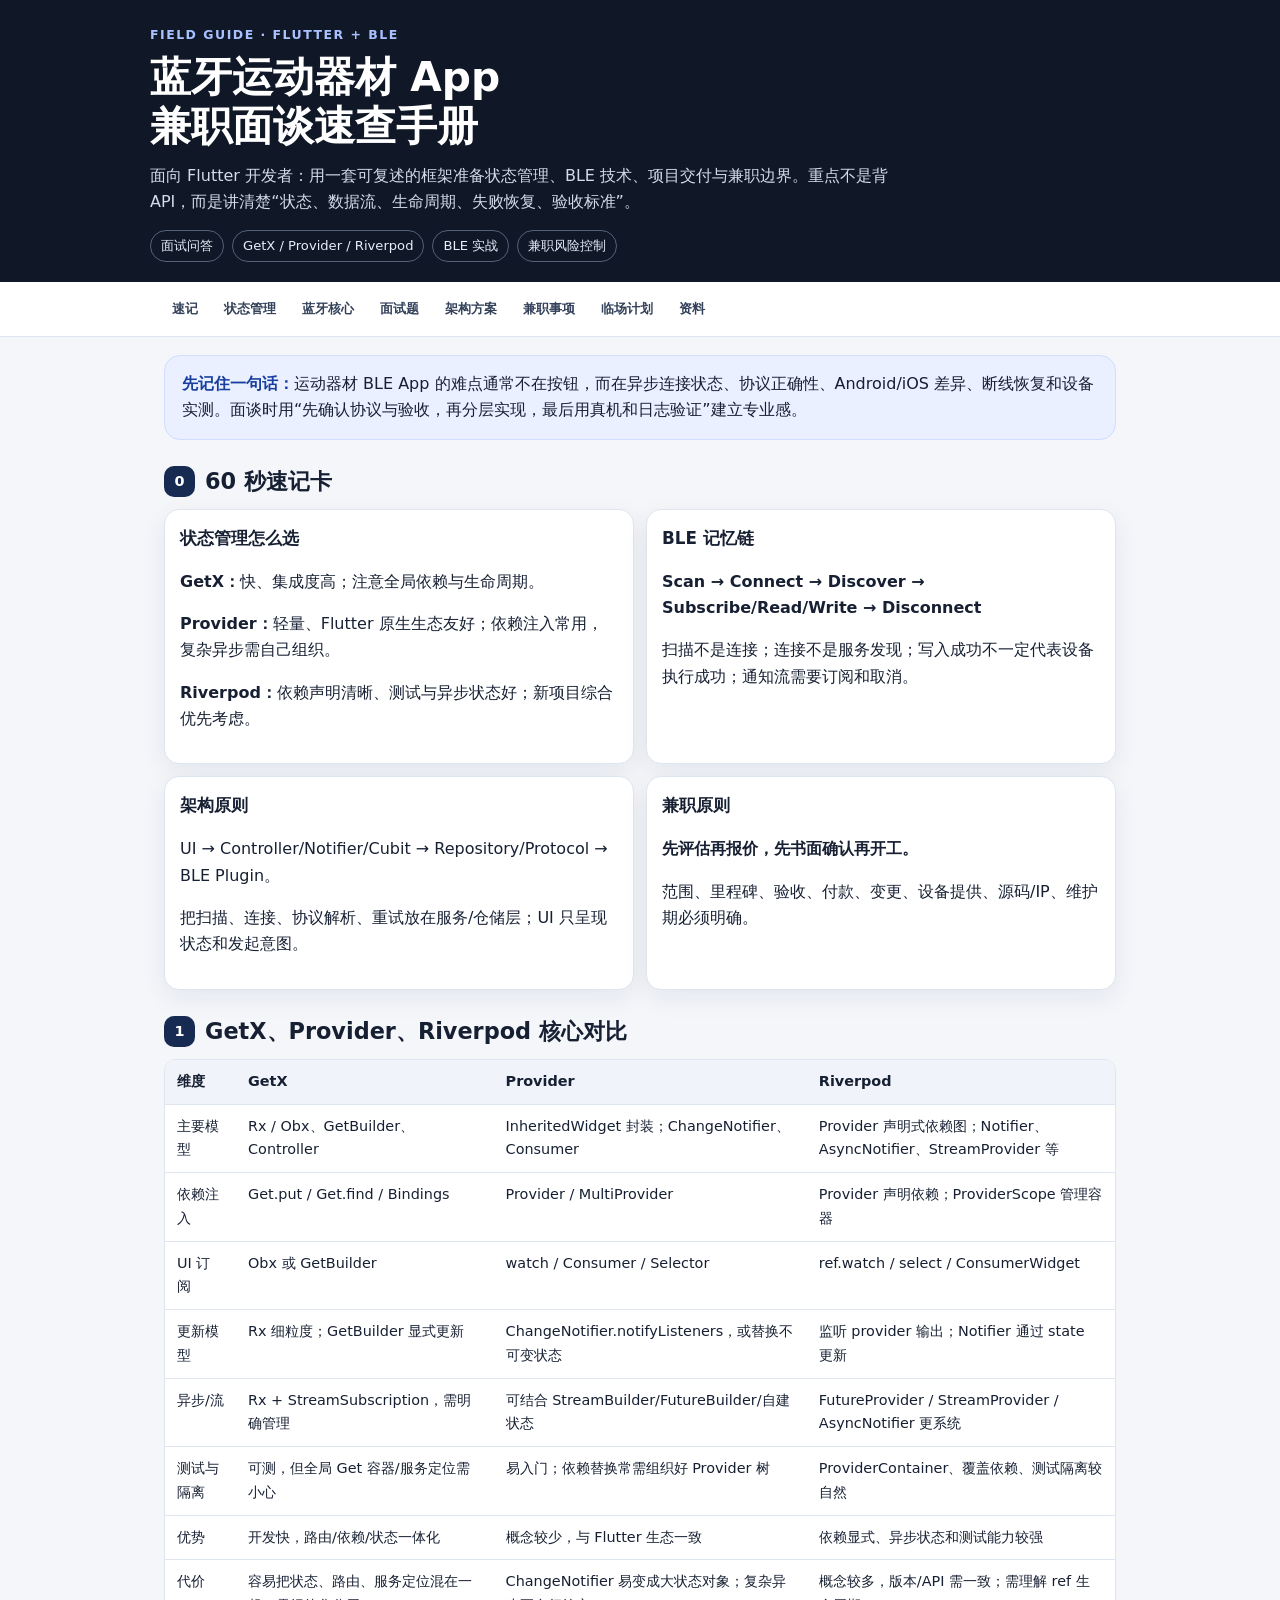
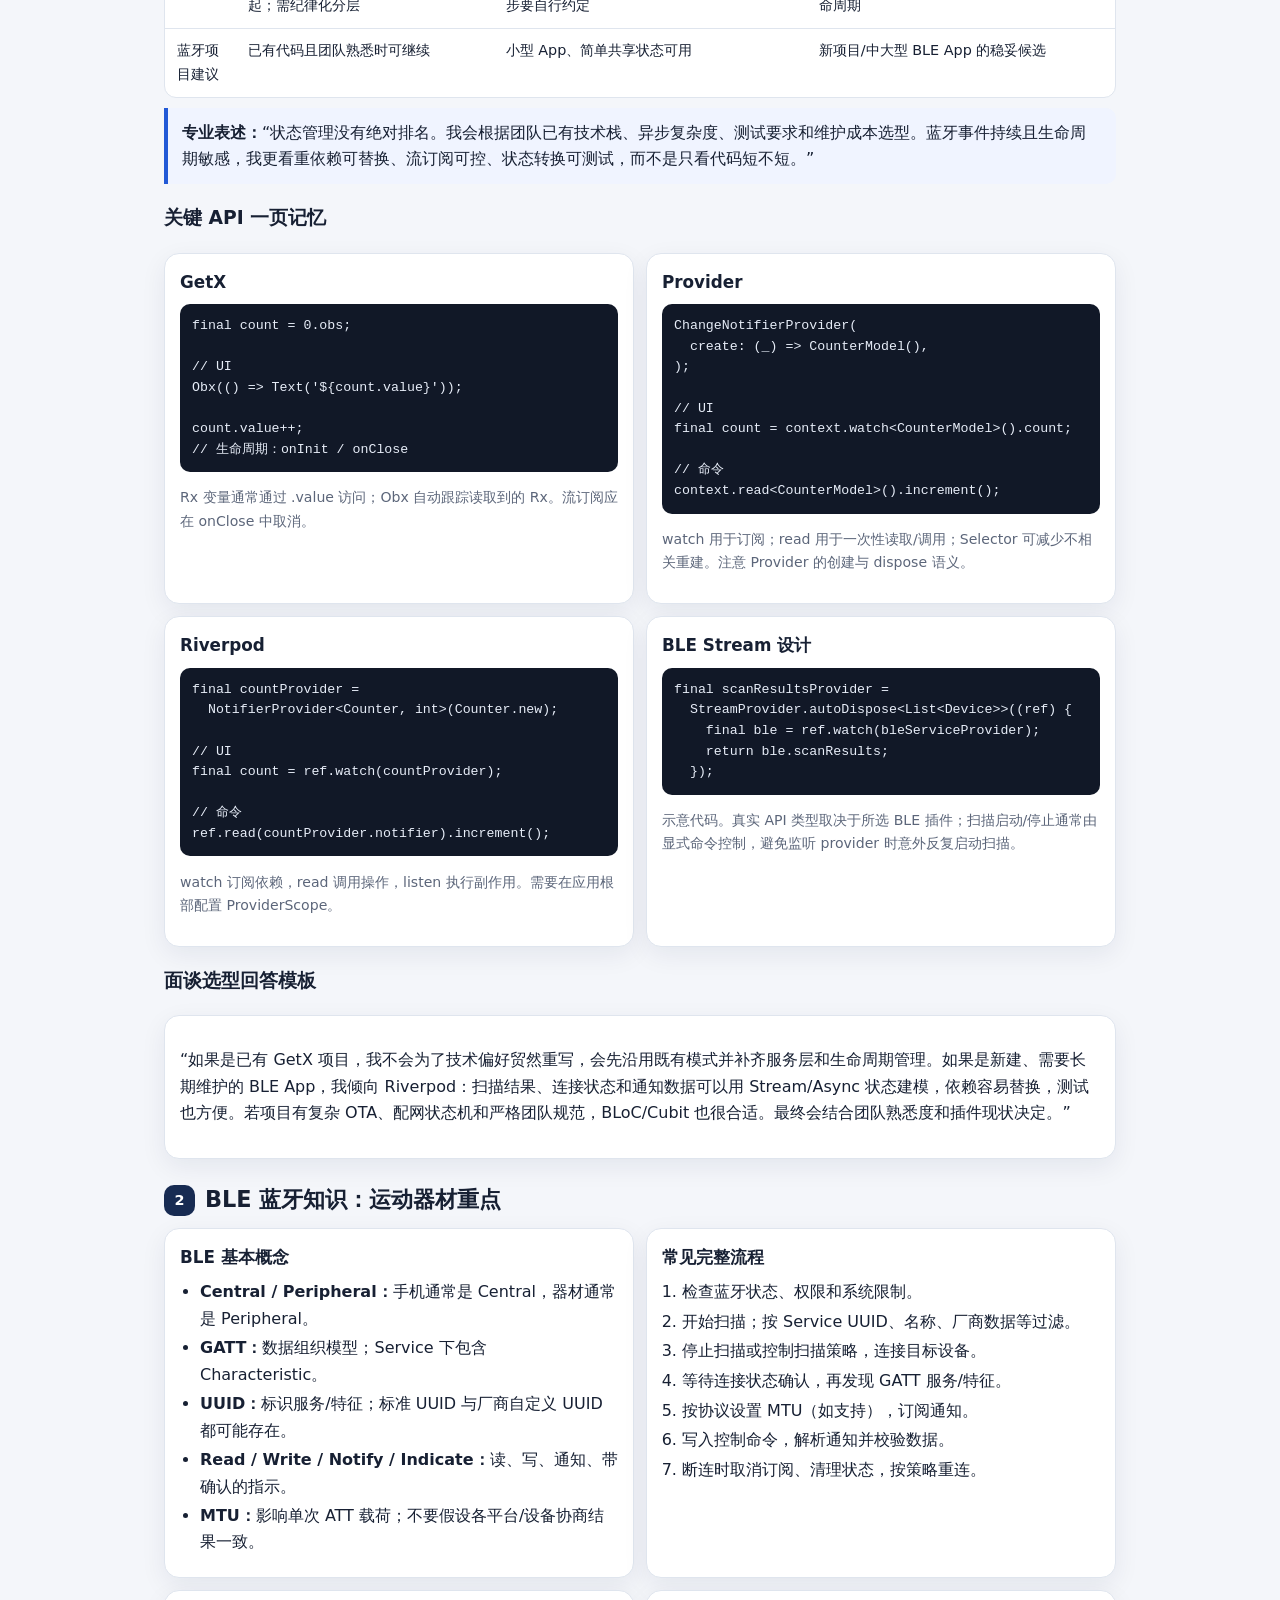
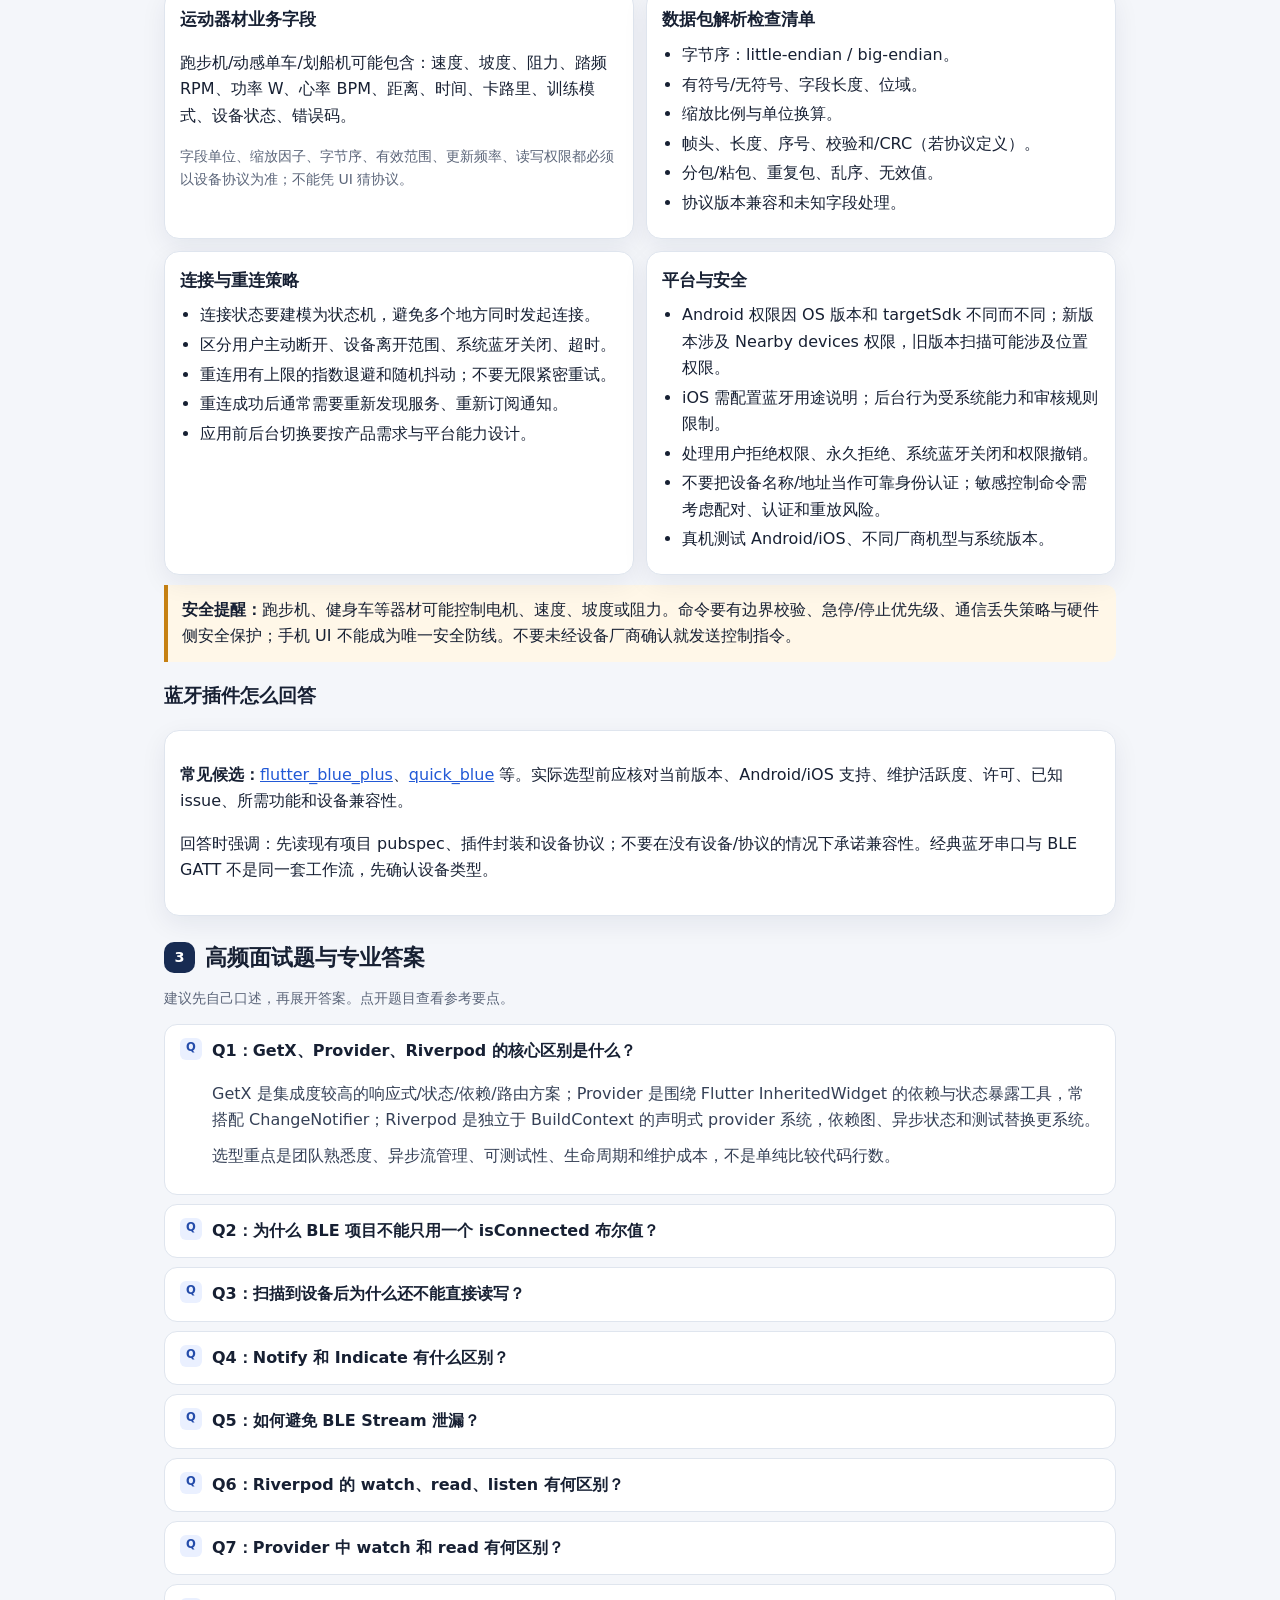
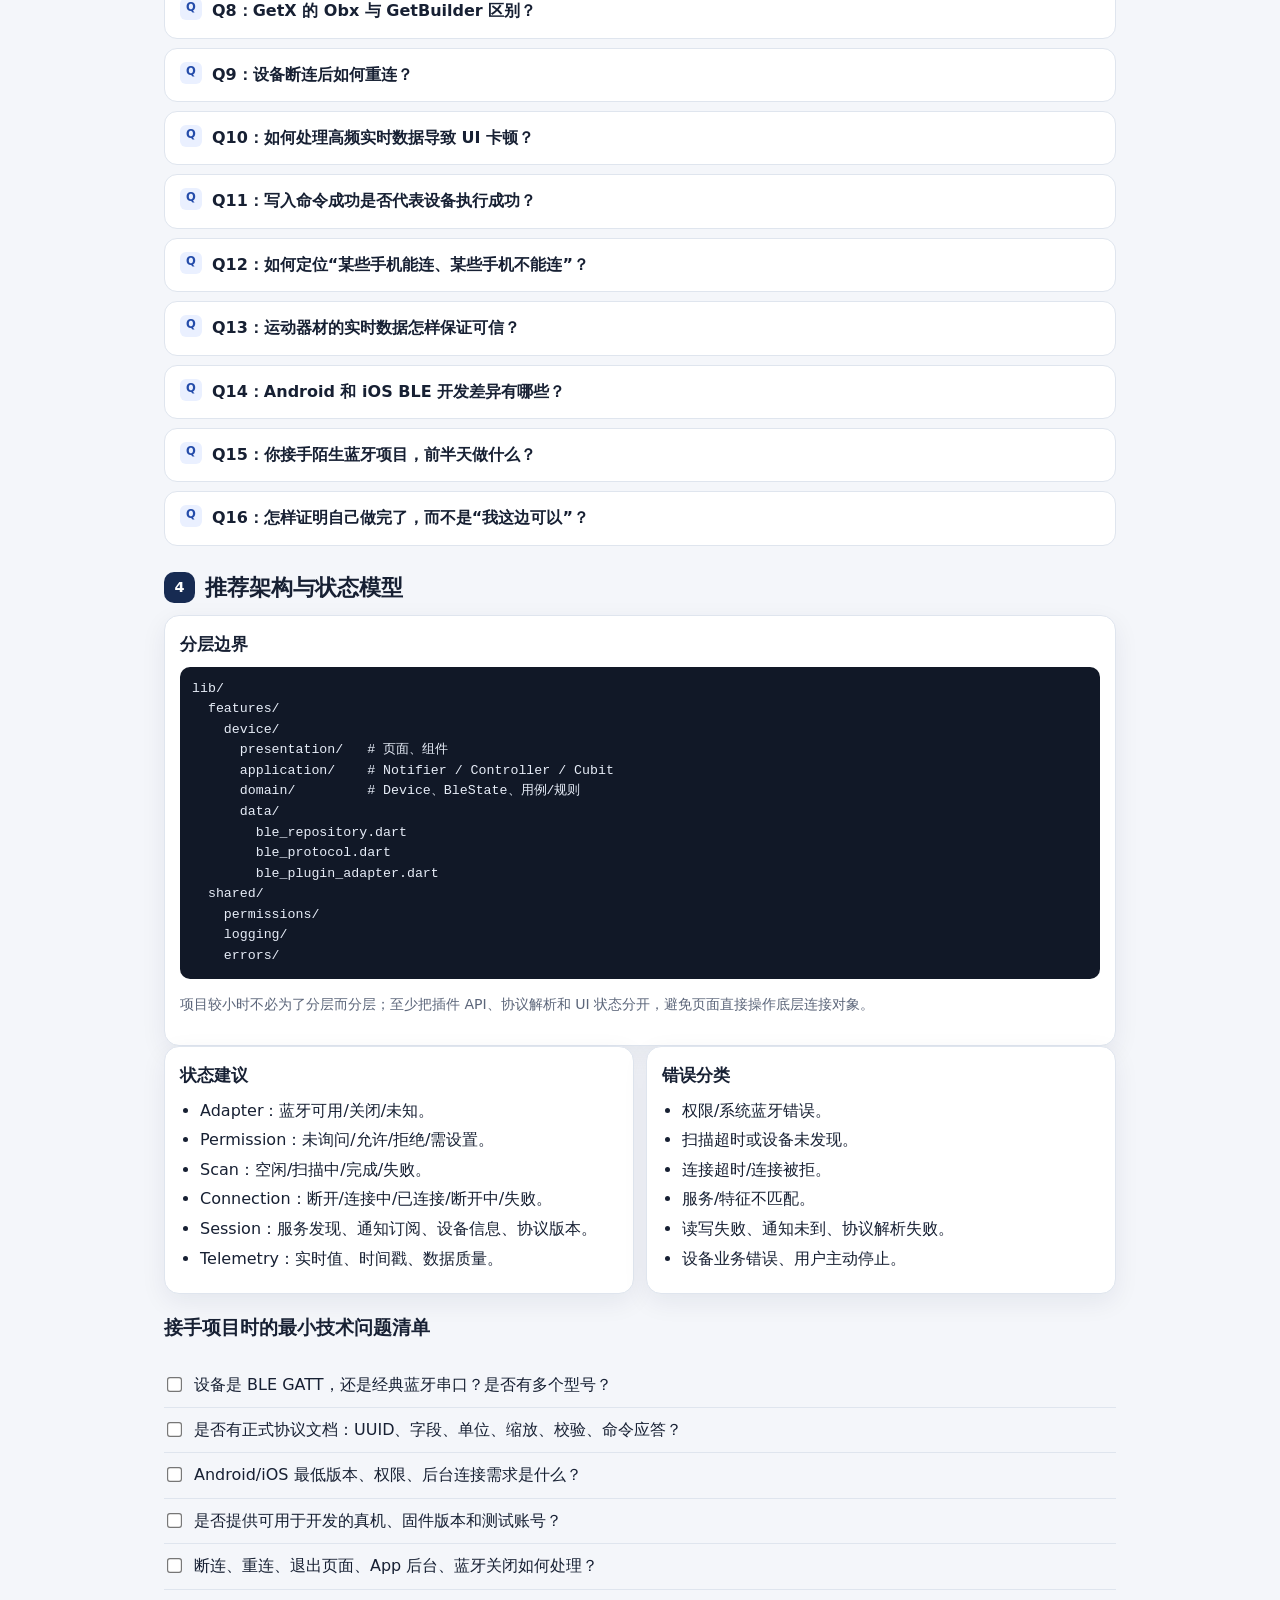
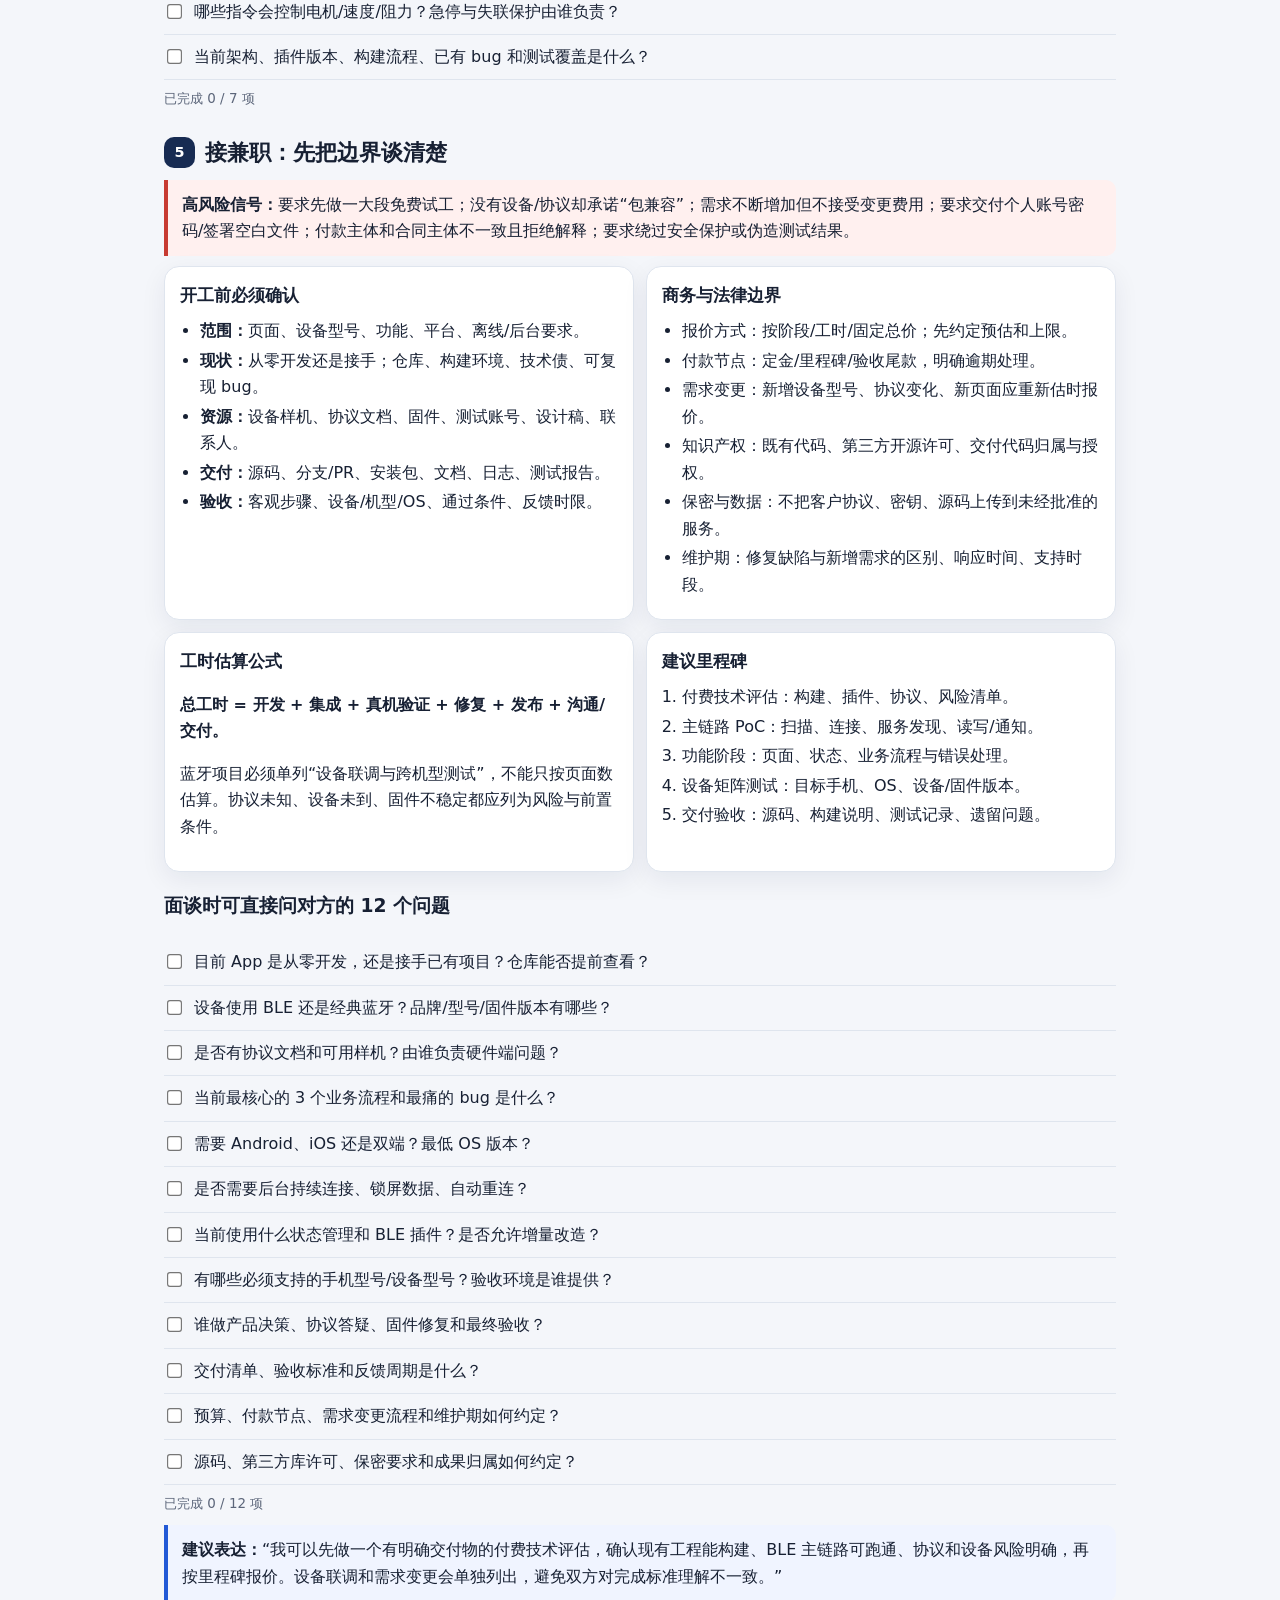
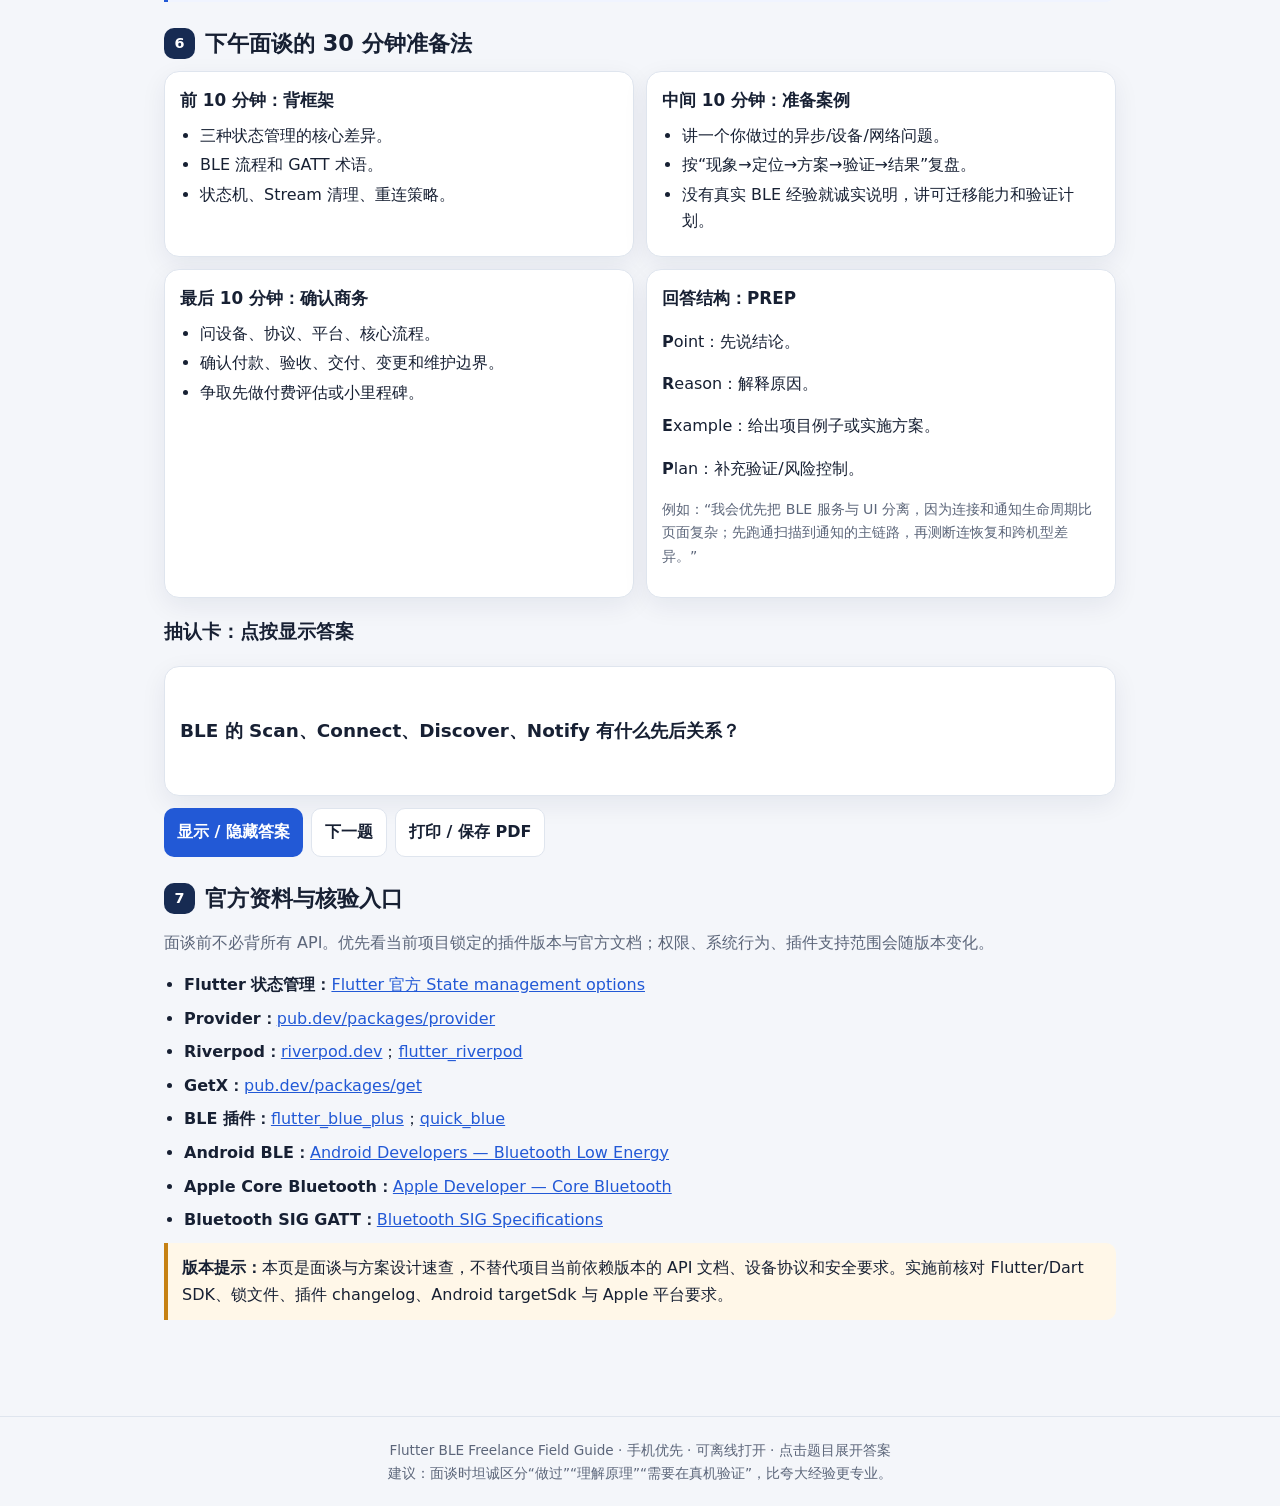
<file: docs/vm_01.html>
<!doctype html>
<html lang="zh-CN">
<head>
<meta charset="utf-8">
<meta name="viewport" content="width=device-width, initial-scale=1, viewport-fit=cover">
<meta name="theme-color" content="#101827">
<meta name="description" content="Flutter 蓝牙运动器材兼职面谈速查：GetX、Provider、Riverpod、BLE、面试问答与兼职风险控制。">
<title>Flutter 蓝牙运动器材项目｜兼职面谈速查</title>
<style>
:root{--bg:#f4f6fa;--card:#fff;--ink:#172033;--muted:#5c667a;--line:#dfe5ee;--brand:#2259d6;--brand2:#eaf0ff;--green:#13795b;--amber:#965d00;--red:#b42318;--shadow:0 8px 26px rgba(18,34,66,.07)}
*{box-sizing:border-box}html{scroll-behavior:smooth;scroll-padding-top:78px}body{margin:0;background:var(--bg);color:var(--ink);font:16px/1.65 system-ui,-apple-system,BlinkMacSystemFont,"Segoe UI","PingFang SC","Microsoft YaHei",sans-serif}a{color:var(--brand);overflow-wrap:anywhere}button,input{font:inherit}.top{background:#101827;color:#fff;padding:25px 18px 20px}.wrap{max-width:980px;margin:auto}.eyebrow{font-size:.78rem;letter-spacing:.12em;text-transform:uppercase;color:#a9c1ff;font-weight:800}.top h1{font-size:clamp(1.65rem,5vw,2.55rem);line-height:1.2;margin:.45rem 0 .75rem}.top p{color:#d4dbea;margin:0;max-width:760px}.chips{display:flex;gap:8px;flex-wrap:wrap;margin-top:15px}.chip{border:1px solid #53617a;border-radius:999px;padding:4px 10px;font-size:.82rem;color:#e7edfa}.sticky{position:sticky;top:0;z-index:20;background:rgba(255,255,255,.96);backdrop-filter:blur(12px);border-bottom:1px solid var(--line)}.nav{display:flex;gap:6px;overflow:auto;padding:9px 12px;max-width:980px;margin:auto;scrollbar-width:thin}.nav a{white-space:nowrap;text-decoration:none;color:#33415a;font-size:.83rem;font-weight:700;padding:7px 10px;border-radius:9px}.nav a:hover,.nav a:focus{background:var(--brand2);color:var(--brand)}main{max-width:980px;margin:auto;padding:18px 14px 70px}.intro{background:#eaf0ff;border:1px solid #d1ddff;border-radius:16px;padding:15px 17px;margin:0 0 18px}.intro strong{color:#183f9f}.section{margin:26px 0}.section h2{font-size:1.4rem;line-height:1.3;margin:0 0 12px;display:flex;gap:10px;align-items:center}.num{display:inline-grid;place-items:center;width:31px;height:31px;border-radius:10px;background:#172b52;color:white;font-size:.9rem;flex:none}.grid{display:grid;grid-template-columns:repeat(2,minmax(0,1fr));gap:12px}.card{background:var(--card);border:1px solid var(--line);border-radius:15px;padding:15px;box-shadow:var(--shadow);min-width:0}.card h3{font-size:1.05rem;margin:0 0 8px}.muted{color:var(--muted)}.small{font-size:.88rem}.tag{display:inline-block;border-radius:7px;background:var(--brand2);color:#244caa;font-size:.75rem;font-weight:800;padding:2px 7px;margin:2px 4px 2px 0}.good{color:var(--green);font-weight:750}.warn{color:var(--amber);font-weight:750}.bad{color:var(--red);font-weight:750}ul,ol{padding-left:1.25rem;margin:.4rem 0}.tight li{margin:.2rem 0}.tablewrap{overflow-x:auto;background:white;border:1px solid var(--line);border-radius:12px}table{border-collapse:collapse;width:100%;min-width:620px;font-size:.9rem}th,td{text-align:left;vertical-align:top;padding:10px 12px;border-bottom:1px solid var(--line)}th{background:#f0f3f9;font-weight:800}tr:last-child td{border-bottom:0}.qa{background:white;border:1px solid var(--line);border-radius:13px;margin:9px 0;overflow:hidden}.qa summary{padding:13px 15px;cursor:pointer;font-weight:800;list-style:none;display:flex;gap:10px;align-items:start}.qa summary::-webkit-details-marker{display:none}.qa summary:before{content:"Q";font-size:.72rem;line-height:1.7;text-align:center;flex:none;background:#eaf0ff;color:#244caa;width:22px;height:22px;border-radius:6px}.answer{padding:0 15px 15px 47px;color:#354056}.answer p{margin:.2rem 0 .6rem}.answer ul{margin:.25rem 0}.callout{border-left:4px solid var(--brand);background:#f0f4ff;padding:12px 14px;border-radius:0 10px 10px 0;margin:10px 0}.callout.amber{border-color:#c68113;background:#fff7e8}.callout.red{border-color:#c73b32;background:#fff0ef}.code{background:#111827;color:#e7edf8;border-radius:10px;padding:12px;overflow:auto;font: .83rem/1.55 ui-monospace,SFMono-Regular,Menlo,monospace;white-space:pre}.pillrow{display:flex;gap:8px;flex-wrap:wrap}.pill{padding:7px 10px;background:white;border:1px solid var(--line);border-radius:10px;font-size:.88rem}.checklist label{display:flex;gap:10px;align-items:start;padding:9px 0;border-bottom:1px solid var(--line)}.checklist input{margin-top:6px;transform:scale(1.15)}.progress{font-size:.84rem;color:var(--muted);margin:8px 0}.actions{display:flex;gap:8px;flex-wrap:wrap;margin:12px 0}.btn{border:0;border-radius:10px;background:var(--brand);color:white;padding:10px 13px;font-weight:800;cursor:pointer}.btn.secondary{background:white;color:var(--ink);border:1px solid var(--line)}.flashcard{min-height:130px;display:flex;flex-direction:column;justify-content:center;gap:12px}.flashcard .front{font-weight:850;font-size:1.15rem}.flashcard .back{display:none}.flashcard.show .front{display:none}.flashcard.show .back{display:block}.footer{border-top:1px solid var(--line);padding:22px 14px;color:var(--muted);font-size:.85rem;text-align:center}.sources li{margin:.45rem 0;overflow-wrap:anywhere}
@media(max-width:680px){main{padding:14px 11px 50px}.grid{grid-template-columns:1fr}.card{padding:13px}.top{padding:22px 15px 18px}.answer{padding-left:15px}.section h2{font-size:1.25rem}.nav{padding:7px 8px}.nav a{padding:7px 8px}.intro{padding:13px}.top p{font-size:.94rem}}
@media print{.sticky,.actions,.btn{display:none!important}body{background:#fff;font-size:11pt}.top{background:#fff;color:#111;padding:0}.top p,.chip{color:#333}.chips{display:none}main{padding:0;max-width:none}.card,.qa{box-shadow:none;break-inside:avoid}.section{break-inside:auto}.answer{display:block!important}.qa summary:before{display:none}.qa summary{padding-bottom:4px}.answer{padding:0 10px 10px}.grid{grid-template-columns:repeat(2,1fr)}a{color:#111;text-decoration:none}}
</style>
</head>
<body>
<header class="top"><div class="wrap">
<div class="eyebrow">FIELD GUIDE · FLUTTER + BLE</div>
<h1>蓝牙运动器材 App<br>兼职面谈速查手册</h1>
<p>面向 Flutter 开发者：用一套可复述的框架准备状态管理、BLE 技术、项目交付与兼职边界。重点不是背 API，而是讲清楚“状态、数据流、生命周期、失败恢复、验收标准”。</p>
<div class="chips"><span class="chip">面试问答</span><span class="chip">GetX / Provider / Riverpod</span><span class="chip">BLE 实战</span><span class="chip">兼职风险控制</span></div>
</div></header>
<div class="sticky"><nav class="nav" aria-label="页面导航">
<a href="#quick">速记</a><a href="#state">状态管理</a><a href="#ble">蓝牙核心</a><a href="#qa">面试题</a><a href="#design">架构方案</a><a href="#parttime">兼职事项</a><a href="#plan">临场计划</a><a href="#sources">资料</a>
</nav></div>
<main>
<div class="intro"><strong>先记住一句话：</strong>运动器材 BLE App 的难点通常不在按钮，而在异步连接状态、协议正确性、Android/iOS 差异、断线恢复和设备实测。面谈时用“先确认协议与验收，再分层实现，最后用真机和日志验证”建立专业感。</div>

<section class="section" id="quick"><h2><span class="num">0</span> 60 秒速记卡</h2>
<div class="grid">
<div class="card"><h3>状态管理怎么选</h3><p><b>GetX：</b>快、集成度高；注意全局依赖与生命周期。</p><p><b>Provider：</b>轻量、Flutter 原生生态友好；依赖注入常用，复杂异步需自己组织。</p><p><b>Riverpod：</b>依赖声明清晰、测试与异步状态好；新项目综合优先考虑。</p></div>
<div class="card"><h3>BLE 记忆链</h3><p><b>Scan → Connect → Discover → Subscribe/Read/Write → Disconnect</b></p><p>扫描不是连接；连接不是服务发现；写入成功不一定代表设备执行成功；通知流需要订阅和取消。</p></div>
<div class="card"><h3>架构原则</h3><p>UI → Controller/Notifier/Cubit → Repository/Protocol → BLE Plugin。</p><p>把扫描、连接、协议解析、重试放在服务/仓储层；UI 只呈现状态和发起意图。</p></div>
<div class="card"><h3>兼职原则</h3><p><b>先评估再报价，先书面确认再开工。</b></p><p>范围、里程碑、验收、付款、变更、设备提供、源码/IP、维护期必须明确。</p></div>
</div>
</section>

<section class="section" id="state"><h2><span class="num">1</span> GetX、Provider、Riverpod 核心对比</h2>
<div class="tablewrap"><table><thead><tr><th>维度</th><th>GetX</th><th>Provider</th><th>Riverpod</th></tr></thead><tbody>
<tr><td>主要模型</td><td>Rx / Obx、GetBuilder、Controller</td><td>InheritedWidget 封装；ChangeNotifier、Consumer</td><td>Provider 声明式依赖图；Notifier、AsyncNotifier、StreamProvider 等</td></tr>
<tr><td>依赖注入</td><td>Get.put / Get.find / Bindings</td><td>Provider / MultiProvider</td><td>Provider 声明依赖；ProviderScope 管理容器</td></tr>
<tr><td>UI 订阅</td><td>Obx 或 GetBuilder</td><td>watch / Consumer / Selector</td><td>ref.watch / select / ConsumerWidget</td></tr>
<tr><td>更新模型</td><td>Rx 细粒度；GetBuilder 显式更新</td><td>ChangeNotifier.notifyListeners，或替换不可变状态</td><td>监听 provider 输出；Notifier 通过 state 更新</td></tr>
<tr><td>异步/流</td><td>Rx + StreamSubscription，需明确管理</td><td>可结合 StreamBuilder/FutureBuilder/自建状态</td><td>FutureProvider / StreamProvider / AsyncNotifier 更系统</td></tr>
<tr><td>测试与隔离</td><td>可测，但全局 Get 容器/服务定位需小心</td><td>易入门；依赖替换常需组织好 Provider 树</td><td>ProviderContainer、覆盖依赖、测试隔离较自然</td></tr>
<tr><td>优势</td><td>开发快，路由/依赖/状态一体化</td><td>概念较少，与 Flutter 生态一致</td><td>依赖显式、异步状态和测试能力较强</td></tr>
<tr><td>代价</td><td>容易把状态、路由、服务定位混在一起；需纪律化分层</td><td>ChangeNotifier 易变成大状态对象；复杂异步要自行约定</td><td>概念较多，版本/API 需一致；需理解 ref 生命周期</td></tr>
<tr><td>蓝牙项目建议</td><td>已有代码且团队熟悉时可继续</td><td>小型 App、简单共享状态可用</td><td>新项目/中大型 BLE App 的稳妥候选</td></tr>
</tbody></table></div>
<div class="callout"><b>专业表述：</b>“状态管理没有绝对排名。我会根据团队已有技术栈、异步复杂度、测试要求和维护成本选型。蓝牙事件持续且生命周期敏感，我更看重依赖可替换、流订阅可控、状态转换可测试，而不是只看代码短不短。”</div>
<h3>关键 API 一页记忆</h3>
<div class="grid">
<div class="card"><h3>GetX</h3><div class="code">final count = 0.obs;

// UI
Obx(() =&gt; Text('${count.value}'));

count.value++;
// 生命周期：onInit / onClose</div><p class="small muted">Rx 变量通常通过 .value 访问；Obx 自动跟踪读取到的 Rx。流订阅应在 onClose 中取消。</p></div>
<div class="card"><h3>Provider</h3><div class="code">ChangeNotifierProvider(
  create: (_) =&gt; CounterModel(),
);

// UI
final count = context.watch&lt;CounterModel&gt;().count;

// 命令
context.read&lt;CounterModel&gt;().increment();</div><p class="small muted">watch 用于订阅；read 用于一次性读取/调用；Selector 可减少不相关重建。注意 Provider 的创建与 dispose 语义。</p></div>
<div class="card"><h3>Riverpod</h3><div class="code">final countProvider =
  NotifierProvider&lt;Counter, int&gt;(Counter.new);

// UI
final count = ref.watch(countProvider);

// 命令
ref.read(countProvider.notifier).increment();</div><p class="small muted">watch 订阅依赖，read 调用操作，listen 执行副作用。需要在应用根部配置 ProviderScope。</p></div>
<div class="card"><h3>BLE Stream 设计</h3><div class="code">final scanResultsProvider =
  StreamProvider.autoDispose&lt;List&lt;Device&gt;&gt;((ref) {
    final ble = ref.watch(bleServiceProvider);
    return ble.scanResults;
  });</div><p class="small muted">示意代码。真实 API 类型取决于所选 BLE 插件；扫描启动/停止通常由显式命令控制，避免监听 provider 时意外反复启动扫描。</p></div>
</div>
<h3>面谈选型回答模板</h3>
<div class="card"><p>“如果是已有 GetX 项目，我不会为了技术偏好贸然重写，会先沿用既有模式并补齐服务层和生命周期管理。如果是新建、需要长期维护的 BLE App，我倾向 Riverpod：扫描结果、连接状态和通知数据可以用 Stream/Async 状态建模，依赖容易替换，测试也方便。若项目有复杂 OTA、配网状态机和严格团队规范，BLoC/Cubit 也很合适。最终会结合团队熟悉度和插件现状决定。”</p></div>
</section>

<section class="section" id="ble"><h2><span class="num">2</span> BLE 蓝牙知识：运动器材重点</h2>
<div class="grid">
<div class="card"><h3>BLE 基本概念</h3><ul class="tight"><li><b>Central / Peripheral：</b>手机通常是 Central，器材通常是 Peripheral。</li><li><b>GATT：</b>数据组织模型；Service 下包含 Characteristic。</li><li><b>UUID：</b>标识服务/特征；标准 UUID 与厂商自定义 UUID 都可能存在。</li><li><b>Read / Write / Notify / Indicate：</b>读、写、通知、带确认的指示。</li><li><b>MTU：</b>影响单次 ATT 载荷；不要假设各平台/设备协商结果一致。</li></ul></div>
<div class="card"><h3>常见完整流程</h3><ol class="tight"><li>检查蓝牙状态、权限和系统限制。</li><li>开始扫描；按 Service UUID、名称、厂商数据等过滤。</li><li>停止扫描或控制扫描策略，连接目标设备。</li><li>等待连接状态确认，再发现 GATT 服务/特征。</li><li>按协议设置 MTU（如支持），订阅通知。</li><li>写入控制命令，解析通知并校验数据。</li><li>断连时取消订阅、清理状态，按策略重连。</li></ol></div>
<div class="card"><h3>运动器材业务字段</h3><p>跑步机/动感单车/划船机可能包含：速度、坡度、阻力、踏频 RPM、功率 W、心率 BPM、距离、时间、卡路里、训练模式、设备状态、错误码。</p><p class="small muted">字段单位、缩放因子、字节序、有效范围、更新频率、读写权限都必须以设备协议为准；不能凭 UI 猜协议。</p></div>
<div class="card"><h3>数据包解析检查清单</h3><ul class="tight"><li>字节序：little-endian / big-endian。</li><li>有符号/无符号、字段长度、位域。</li><li>缩放比例与单位换算。</li><li>帧头、长度、序号、校验和/CRC（若协议定义）。</li><li>分包/粘包、重复包、乱序、无效值。</li><li>协议版本兼容和未知字段处理。</li></ul></div>
<div class="card"><h3>连接与重连策略</h3><ul class="tight"><li>连接状态要建模为状态机，避免多个地方同时发起连接。</li><li>区分用户主动断开、设备离开范围、系统蓝牙关闭、超时。</li><li>重连用有上限的指数退避和随机抖动；不要无限紧密重试。</li><li>重连成功后通常需要重新发现服务、重新订阅通知。</li><li>应用前后台切换要按产品需求与平台能力设计。</li></ul></div>
<div class="card"><h3>平台与安全</h3><ul class="tight"><li>Android 权限因 OS 版本和 targetSdk 不同而不同；新版本涉及 Nearby devices 权限，旧版本扫描可能涉及位置权限。</li><li>iOS 需配置蓝牙用途说明；后台行为受系统能力和审核规则限制。</li><li>处理用户拒绝权限、永久拒绝、系统蓝牙关闭和权限撤销。</li><li>不要把设备名称/地址当作可靠身份认证；敏感控制命令需考虑配对、认证和重放风险。</li><li>真机测试 Android/iOS、不同厂商机型与系统版本。</li></ul></div>
</div>
<div class="callout amber"><b>安全提醒：</b>跑步机、健身车等器材可能控制电机、速度、坡度或阻力。命令要有边界校验、急停/停止优先级、通信丢失策略与硬件侧安全保护；手机 UI 不能成为唯一安全防线。不要未经设备厂商确认就发送控制指令。</div>
<h3>蓝牙插件怎么回答</h3>
<div class="card"><p><b>常见候选：</b><a href="https://pub.dev/packages/flutter_blue_plus" target="_blank" rel="noopener">flutter_blue_plus</a>、<a href="https://pub.dev/packages/quick_blue" target="_blank" rel="noopener">quick_blue</a> 等。实际选型前应核对当前版本、Android/iOS 支持、维护活跃度、许可、已知 issue、所需功能和设备兼容性。</p><p>回答时强调：先读现有项目 pubspec、插件封装和设备协议；不要在没有设备/协议的情况下承诺兼容性。经典蓝牙串口与 BLE GATT 不是同一套工作流，先确认设备类型。</p></div>
</section>

<section class="section" id="qa"><h2><span class="num">3</span> 高频面试题与专业答案</h2>
<p class="muted small">建议先自己口述，再展开答案。点开题目查看参考要点。</p>
<details class="qa" open><summary>Q1：GetX、Provider、Riverpod 的核心区别是什么？</summary><div class="answer"><p>GetX 是集成度较高的响应式/状态/依赖/路由方案；Provider 是围绕 Flutter InheritedWidget 的依赖与状态暴露工具，常搭配 ChangeNotifier；Riverpod 是独立于 BuildContext 的声明式 provider 系统，依赖图、异步状态和测试替换更系统。</p><p>选型重点是团队熟悉度、异步流管理、可测试性、生命周期和维护成本，不是单纯比较代码行数。</p></div></details>
<details class="qa"><summary>Q2：为什么 BLE 项目不能只用一个 isConnected 布尔值？</summary><div class="answer"><p>因为连接过程有多个阶段：未连接、扫描中、连接中、已连接、发现服务、订阅通知、断开中、失败/重试。单一布尔值无法区分阶段与错误原因，容易造成重复操作和 UI 与真实设备状态不一致。应建模状态机，并把用户主动断开与意外断连区分开。</p></div></details>
<details class="qa"><summary>Q3：扫描到设备后为什么还不能直接读写？</summary><div class="answer"><p>扫描结果只说明广播被发现，不代表 GATT 连接已建立。连接后通常还要发现服务和特征，确认目标 UUID 与属性，再按协议读写或订阅通知；每一步都可能失败或超时。</p></div></details>
<details class="qa"><summary>Q4：Notify 和 Indicate 有什么区别？</summary><div class="answer"><p>两者都是服务端向客户端发送更新的方式。Notify 通常不要求 ATT 层确认，吞吐/延迟更合适；Indicate 需要客户端确认，可靠性语义更强但开销更大。最终选择由设备特征属性和协议决定；应用层仍可能需要序号、校验或确认机制。</p></div></details>
<details class="qa"><summary>Q5：如何避免 BLE Stream 泄漏？</summary><div class="answer"><p>明确谁拥有订阅、何时创建、何时取消。连接结束或服务销毁时取消 StreamSubscription、通知监听和扫描；用 autoDispose/Controller 生命周期辅助，但不要假设状态管理框架会自动关闭底层蓝牙连接。清理策略应在 service/repository 中集中定义，并处理重复 dispose。</p></div></details>
<details class="qa"><summary>Q6：Riverpod 的 watch、read、listen 有何区别？</summary><div class="answer"><p><code>watch</code> 建立响应式依赖，值变化会使消费方更新；<code>read</code> 读取当前值或调用 Notifier 命令，不建立持续订阅；<code>listen</code> 监听变化并执行副作用，例如导航、日志或提示。不要在 build 中用 read 代替需要响应式更新的 watch。</p></div></details>
<details class="qa"><summary>Q7：Provider 中 watch 和 read 有何区别？</summary><div class="answer"><p><code>context.watch&lt;T&gt;()</code> 订阅 T 的变化并触发相关重建；<code>context.read&lt;T&gt;()</code> 一次性读取，常用于按钮回调调用方法；<code>Selector</code> 可只监听某个字段，减少不相关重建。</p></div></details>
<details class="qa"><summary>Q8：GetX 的 Obx 与 GetBuilder 区别？</summary><div class="answer"><p>Obx 根据构建期间读取的 Rx 变量自动追踪依赖；GetBuilder 通常配合 Controller 的 update() 显式触发刷新。选择依据是自动响应式还是显式更新。不要把大量业务状态和蓝牙资源都塞进一个 Controller。</p></div></details>
<details class="qa"><summary>Q9：设备断连后如何重连？</summary><div class="answer"><p>先识别原因和用户意图；停止旧订阅并把 UI 更新为断连/重连中；使用有上限的指数退避；避免重复连接任务；连接成功后重新发现服务并恢复订阅；若用户主动断开则不自动重连。记录失败原因、重试次数和耗时，便于诊断。</p></div></details>
<details class="qa"><summary>Q10：如何处理高频实时数据导致 UI 卡顿？</summary><div class="answer"><p>测量后优化。把原始 BLE 通知与 UI 展示解耦；必要时聚合/采样数据、批量更新、只监听必要字段、避免整页重建；解析与计算避免阻塞主 isolate，重计算可考虑 isolate。保留业务所需的数据精度，不能为性能随意丢掉安全相关命令或关键事件。</p></div></details>
<details class="qa"><summary>Q11：写入命令成功是否代表设备执行成功？</summary><div class="answer"><p>不一定。它可能只代表 GATT 写操作完成或数据已交给协议栈。要看协议是否定义设备应答、状态通知、错误码或执行确认。控制类设备需要明确命令超时、重复命令、幂等性和安全状态。</p></div></details>
<details class="qa"><summary>Q12：如何定位“某些手机能连、某些手机不能连”？</summary><div class="answer"><p>按层排查：系统版本/权限/蓝牙开关 → 扫描过滤与设备广播 → 连接时序/超时 → GATT 服务与特征 → MTU/写入类型/通知订阅 → 插件版本和厂商差异。收集脱敏日志、设备型号、OS、插件版本、复现步骤和时间线；用真机矩阵复测。</p></div></details>
<details class="qa"><summary>Q13：运动器材的实时数据怎样保证可信？</summary><div class="answer"><p>按设备协议解析字段、字节序、符号、缩放比例和单位；校验长度、范围、序号与校验和（如果协议定义）；区分瞬时值、累计值和估算值；异常数据标记而非静默伪装成正常值。卡路里、距离、功率等算法要确认由设备还是 App 计算。</p></div></details>
<details class="qa"><summary>Q14：Android 和 iOS BLE 开发差异有哪些？</summary><div class="answer"><p>权限模型、系统蓝牙状态、后台执行限制、连接恢复、扫描策略和日志能力不同；Android 还存在设备厂商实现差异。将平台能力封装在服务层，按官方文档配置权限和用途说明，并制定多系统版本真机测试矩阵。</p></div></details>
<details class="qa"><summary>Q15：你接手陌生蓝牙项目，前半天做什么？</summary><div class="answer"><p>先跑通现有项目与真机；查看 README、pubspec、平台配置、BLE 插件版本、核心服务、协议文档和日志；复现一条主路径；梳理连接状态与异常路径；记录未知项、阻塞项和风险。先给出诊断与小步计划，不在不了解协议时大规模重构。</p></div></details>
<details class="qa"><summary>Q16：怎样证明自己做完了，而不是“我这边可以”？</summary><div class="answer"><p>定义可复现验收：指定手机/OS/设备型号、初始条件、操作步骤、预期结果、异常场景、日志/视频证据和已知限制。交付代码、构建方式、版本号、测试记录、未完成项和回滚方案；让委托方按同一清单验收。</p></div></details>
</section>

<section class="section" id="design"><h2><span class="num">4</span> 推荐架构与状态模型</h2>
<div class="card"><h3>分层边界</h3><div class="code">lib/
  features/
    device/
      presentation/   # 页面、组件
      application/    # Notifier / Controller / Cubit
      domain/         # Device、BleState、用例/规则
      data/
        ble_repository.dart
        ble_protocol.dart
        ble_plugin_adapter.dart
  shared/
    permissions/
    logging/
    errors/</div><p class="small muted">项目较小时不必为了分层而分层；至少把插件 API、协议解析和 UI 状态分开，避免页面直接操作底层连接对象。</p></div>
<div class="grid">
<div class="card"><h3>状态建议</h3><ul class="tight"><li>Adapter：蓝牙可用/关闭/未知。</li><li>Permission：未询问/允许/拒绝/需设置。</li><li>Scan：空闲/扫描中/完成/失败。</li><li>Connection：断开/连接中/已连接/断开中/失败。</li><li>Session：服务发现、通知订阅、设备信息、协议版本。</li><li>Telemetry：实时值、时间戳、数据质量。</li></ul></div>
<div class="card"><h3>错误分类</h3><ul class="tight"><li>权限/系统蓝牙错误。</li><li>扫描超时或设备未发现。</li><li>连接超时/连接被拒。</li><li>服务/特征不匹配。</li><li>读写失败、通知未到、协议解析失败。</li><li>设备业务错误、用户主动停止。</li></ul></div>
</div>
<h3>接手项目时的最小技术问题清单</h3>
<div class="checklist" id="techChecks">
<label><input type="checkbox"> 设备是 BLE GATT，还是经典蓝牙串口？是否有多个型号？</label>
<label><input type="checkbox"> 是否有正式协议文档：UUID、字段、单位、缩放、校验、命令应答？</label>
<label><input type="checkbox"> Android/iOS 最低版本、权限、后台连接需求是什么？</label>
<label><input type="checkbox"> 是否提供可用于开发的真机、固件版本和测试账号？</label>
<label><input type="checkbox"> 断连、重连、退出页面、App 后台、蓝牙关闭如何处理？</label>
<label><input type="checkbox"> 哪些指令会控制电机/速度/阻力？急停与失联保护由谁负责？</label>
<label><input type="checkbox"> 当前架构、插件版本、构建流程、已有 bug 和测试覆盖是什么？</label>
</div><div class="progress" id="techProgress">已完成 0 / 7 项</div>
</section>

<section class="section" id="parttime"><h2><span class="num">5</span> 接兼职：先把边界谈清楚</h2>
<div class="callout red"><b>高风险信号：</b>要求先做一大段免费试工；没有设备/协议却承诺“包兼容”；需求不断增加但不接受变更费用；要求交付个人账号密码/签署空白文件；付款主体和合同主体不一致且拒绝解释；要求绕过安全保护或伪造测试结果。</div>
<div class="grid">
<div class="card"><h3>开工前必须确认</h3><ul class="tight"><li><b>范围：</b>页面、设备型号、功能、平台、离线/后台要求。</li><li><b>现状：</b>从零开发还是接手；仓库、构建环境、技术债、可复现 bug。</li><li><b>资源：</b>设备样机、协议文档、固件、测试账号、设计稿、联系人。</li><li><b>交付：</b>源码、分支/PR、安装包、文档、日志、测试报告。</li><li><b>验收：</b>客观步骤、设备/机型/OS、通过条件、反馈时限。</li></ul></div>
<div class="card"><h3>商务与法律边界</h3><ul class="tight"><li>报价方式：按阶段/工时/固定总价；先约定预估和上限。</li><li>付款节点：定金/里程碑/验收尾款，明确逾期处理。</li><li>需求变更：新增设备型号、协议变化、新页面应重新估时报价。</li><li>知识产权：既有代码、第三方开源许可、交付代码归属与授权。</li><li>保密与数据：不把客户协议、密钥、源码上传到未经批准的服务。</li><li>维护期：修复缺陷与新增需求的区别、响应时间、支持时段。</li></ul></div>
<div class="card"><h3>工时估算公式</h3><p><b>总工时 = 开发 + 集成 + 真机验证 + 修复 + 发布 + 沟通/交付。</b></p><p>蓝牙项目必须单列“设备联调与跨机型测试”，不能只按页面数估算。协议未知、设备未到、固件不稳定都应列为风险与前置条件。</p></div>
<div class="card"><h3>建议里程碑</h3><ol class="tight"><li>付费技术评估：构建、插件、协议、风险清单。</li><li>主链路 PoC：扫描、连接、服务发现、读写/通知。</li><li>功能阶段：页面、状态、业务流程与错误处理。</li><li>设备矩阵测试：目标手机、OS、设备/固件版本。</li><li>交付验收：源码、构建说明、测试记录、遗留问题。</li></ol></div>
</div>
<h3>面谈时可直接问对方的 12 个问题</h3>
<div class="checklist" id="clientChecks">
<label><input type="checkbox"> 目前 App 是从零开发，还是接手已有项目？仓库能否提前查看？</label>
<label><input type="checkbox"> 设备使用 BLE 还是经典蓝牙？品牌/型号/固件版本有哪些？</label>
<label><input type="checkbox"> 是否有协议文档和可用样机？由谁负责硬件端问题？</label>
<label><input type="checkbox"> 当前最核心的 3 个业务流程和最痛的 bug 是什么？</label>
<label><input type="checkbox"> 需要 Android、iOS 还是双端？最低 OS 版本？</label>
<label><input type="checkbox"> 是否需要后台持续连接、锁屏数据、自动重连？</label>
<label><input type="checkbox"> 当前使用什么状态管理和 BLE 插件？是否允许增量改造？</label>
<label><input type="checkbox"> 有哪些必须支持的手机型号/设备型号？验收环境是谁提供？</label>
<label><input type="checkbox"> 谁做产品决策、协议答疑、固件修复和最终验收？</label>
<label><input type="checkbox"> 交付清单、验收标准和反馈周期是什么？</label>
<label><input type="checkbox"> 预算、付款节点、需求变更流程和维护期如何约定？</label>
<label><input type="checkbox"> 源码、第三方库许可、保密要求和成果归属如何约定？</label>
</div><div class="progress" id="clientProgress">已完成 0 / 12 项</div>
<div class="callout"><b>建议表达：</b>“我可以先做一个有明确交付物的付费技术评估，确认现有工程能构建、BLE 主链路可跑通、协议和设备风险明确，再按里程碑报价。设备联调和需求变更会单独列出，避免双方对完成标准理解不一致。”</div>
</section>

<section class="section" id="plan"><h2><span class="num">6</span> 下午面谈的 30 分钟准备法</h2>
<div class="grid">
<div class="card"><h3>前 10 分钟：背框架</h3><ul class="tight"><li>三种状态管理的核心差异。</li><li>BLE 流程和 GATT 术语。</li><li>状态机、Stream 清理、重连策略。</li></ul></div>
<div class="card"><h3>中间 10 分钟：准备案例</h3><ul class="tight"><li>讲一个你做过的异步/设备/网络问题。</li><li>按“现象→定位→方案→验证→结果”复盘。</li><li>没有真实 BLE 经验就诚实说明，讲可迁移能力和验证计划。</li></ul></div>
<div class="card"><h3>最后 10 分钟：确认商务</h3><ul class="tight"><li>问设备、协议、平台、核心流程。</li><li>确认付款、验收、交付、变更和维护边界。</li><li>争取先做付费评估或小里程碑。</li></ul></div>
<div class="card"><h3>回答结构：PREP</h3><p><b>P</b>oint：先说结论。</p><p><b>R</b>eason：解释原因。</p><p><b>E</b>xample：给出项目例子或实施方案。</p><p><b>P</b>lan：补充验证/风险控制。</p><p class="small muted">例如：“我会优先把 BLE 服务与 UI 分离，因为连接和通知生命周期比页面复杂；先跑通扫描到通知的主链路，再测断连恢复和跨机型差异。”</p></div>
</div>
<h3>抽认卡：点按显示答案</h3>
<div class="card flashcard" id="flashcard"><div class="front" id="flashQ">BLE 的 Scan、Connect、Discover、Notify 有什么先后关系？</div><div class="back" id="flashA">先扫描发现广播，再连接设备，然后发现 GATT 服务/特征，最后按协议订阅通知或读写。每一步都要处理失败、超时与取消。</div></div>
<div class="actions"><button class="btn" id="flip">显示 / 隐藏答案</button><button class="btn secondary" id="nextCard">下一题</button><button class="btn secondary" onclick="window.print()">打印 / 保存 PDF</button></div>
</section>

<section class="section" id="sources"><h2><span class="num">7</span> 官方资料与核验入口</h2>
<p class="muted">面谈前不必背所有 API。优先看当前项目锁定的插件版本与官方文档；权限、系统行为、插件支持范围会随版本变化。</p>
<ul class="sources">
<li><b>Flutter 状态管理：</b><a href="https://docs.flutter.dev/data-and-backend/state-mgmt/options" target="_blank" rel="noopener">Flutter 官方 State management options</a></li>
<li><b>Provider：</b><a href="https://pub.dev/packages/provider" target="_blank" rel="noopener">pub.dev/packages/provider</a></li>
<li><b>Riverpod：</b><a href="https://riverpod.dev/" target="_blank" rel="noopener">riverpod.dev</a>；<a href="https://pub.dev/packages/flutter_riverpod" target="_blank" rel="noopener">flutter_riverpod</a></li>
<li><b>GetX：</b><a href="https://pub.dev/packages/get" target="_blank" rel="noopener">pub.dev/packages/get</a></li>
<li><b>BLE 插件：</b><a href="https://pub.dev/packages/flutter_blue_plus" target="_blank" rel="noopener">flutter_blue_plus</a>；<a href="https://pub.dev/packages/quick_blue" target="_blank" rel="noopener">quick_blue</a></li>
<li><b>Android BLE：</b><a href="https://developer.android.com/develop/connectivity/bluetooth/ble/ble-overview" target="_blank" rel="noopener">Android Developers — Bluetooth Low Energy</a></li>
<li><b>Apple Core Bluetooth：</b><a href="https://developer.apple.com/documentation/corebluetooth" target="_blank" rel="noopener">Apple Developer — Core Bluetooth</a></li>
<li><b>Bluetooth SIG GATT：</b><a href="https://www.bluetooth.com/specifications/specs/" target="_blank" rel="noopener">Bluetooth SIG Specifications</a></li>
</ul>
<div class="callout amber"><b>版本提示：</b>本页是面谈与方案设计速查，不替代项目当前依赖版本的 API 文档、设备协议和安全要求。实施前核对 Flutter/Dart SDK、锁文件、插件 changelog、Android targetSdk 与 Apple 平台要求。</div>
</section>
</main>
<footer class="footer">Flutter BLE Freelance Field Guide · 手机优先 · 可离线打开 · 点击题目展开答案<br>建议：面谈时坦诚区分“做过”“理解原理”“需要在真机验证”，比夸大经验更专业。</footer>
<script>
const qa = [
["BLE 的 Scan、Connect、Discover、Notify 有什么先后关系？","先扫描发现广播，再连接设备，然后发现 GATT 服务/特征，最后按协议订阅通知或读写。每一步都要处理失败、超时与取消。"],
["为什么写入成功不一定代表器材执行成功？","GATT 写入完成可能只代表传输层接受数据。需要检查设备协议是否有应答、状态通知、错误码或执行确认。"],
["怎么避免蓝牙通知监听泄漏？","明确订阅所有者；在断连/切换设备/服务销毁时取消订阅；集中管理清理逻辑；验证重复进入页面和重复连接不会创建重复监听。"],
["GetX、Provider、Riverpod 怎么选？","看团队技术栈、异步流、测试与维护成本。GetX 快速集成；Provider 轻量；Riverpod 的依赖声明、异步状态与测试替换更系统。"],
["如何设计断线重连？","区分主动断开和意外断连；清理旧订阅；有上限地退避重试；成功后重新发现服务和订阅；记录原因与次数。"],
["运动器材协议解析要确认什么？","UUID、字段长度、字节序、符号、缩放比例、单位、校验、序号、分包规则、错误码、协议版本和命令应答。"]
];
let idx=0;const q=document.getElementById('flashQ'),a=document.getElementById('flashA'),f=document.getElementById('flashcard');
document.getElementById('flip').addEventListener('click',()=>f.classList.toggle('show'));
document.getElementById('nextCard').addEventListener('click',()=>{idx=(idx+1)%qa.length;q.textContent=qa[idx][0];a.textContent=qa[idx][1];f.classList.remove('show')});
function setupChecks(id,progress){const root=document.getElementById(id),out=document.getElementById(progress);function update(){const boxes=[...root.querySelectorAll('input[type=checkbox]')];const done=boxes.filter(x=>x.checked).length;out.textContent=`已完成 ${done} / ${boxes.length} 项`;out.style.color=done===boxes.length?'#13795b':''}root.addEventListener('change',update);update()}
setupChecks('techChecks','techProgress');setupChecks('clientChecks','clientProgress');
</script>
</body></html>
</file>
<file: docs/chat/style.css>
:root {
  color-scheme: light dark;
  --bg: #f5f7f3;
  --surface: #fff;
  --quiet: #f8faf7;
  --ink: #193a30;
  --muted: #566d60;
  --line: #dbe6dc;
  --control-line: #a6bcab;
  --accent: #226e51;
  --accent-hover: #195940;
  --on-accent: #fff;
  --soft: #eaf3ea;
  --error: #a32f35;
  --focus: #226e51;
}
@media (prefers-color-scheme: dark) {
  :root {
    --bg: #111c17;
    --surface: #192920;
    --quiet: #1d3026;
    --ink: #e1eee5;
    --muted: #aac1b2;
    --line: #344b3d;
    --control-line: #708d7a;
    --accent: #9bddb3;
    --accent-hover: #bbeacb;
    --on-accent: #13271c;
    --soft: #263f2f;
    --error: #ffa3a3;
    --focus: #a9e5bc;
  }
}
* { box-sizing: border-box; }
[hidden] { display: none !important; }
body {
  margin: 0;
  background: var(--bg);
  color: var(--ink);
  font: 15px/1.6 -apple-system, BlinkMacSystemFont, "Segoe UI", "PingFang SC", "Microsoft YaHei", sans-serif;
}
::selection { color: var(--on-accent); background: var(--accent); }
:focus-visible { outline: 2px solid var(--focus); outline-offset: 3px; }
h1, h2, h3, p, ol, ul { margin: 0; }
h1, h2, h3 { line-height: 1.35; }
p, strong { overflow-wrap: anywhere; }
a { color: var(--accent); text-underline-offset: .18em; }
textarea, button, input, select { font: inherit; color: inherit; }
a, button { touch-action: manipulation; }
button { cursor: pointer; }
button:disabled, textarea:disabled { cursor: default; }
textarea, input, select {
  width: 100%;
  min-width: 0;
  padding: 9px 12px;
  border: 1px solid var(--control-line);
  border-radius: 9px;
  background: var(--quiet);
  caret-color: var(--accent);
}
textarea { display: block; resize: vertical; }
textarea::placeholder { color: var(--muted); opacity: 1; }
label { display: block; margin-bottom: 6px; font-size: .9rem; font-weight: 650; }
.symbols { position: absolute; width: 0; height: 0; overflow: hidden; }
.icon { width: 19px; height: 19px; fill: none; stroke: currentColor; stroke-width: 1.7; stroke-linecap: round; stroke-linejoin: round; flex: none; }
.shell { width: min(100% - 64px, 1160px); margin: 0 auto; padding: 0 0 36px; }
.topbar { display: flex; min-height: 77px; align-items: center; justify-content: space-between; gap: 10px; border-bottom: 1px solid var(--line); }
.top-actions { display: flex; align-items: center; gap: 10px; }
.brand { display: flex; align-items: center; gap: 10px; font-size: 1.2rem; font-weight: 750; white-space: nowrap; }
.brand-icon, .thread-icon, .empty-icon { display: grid; flex: none; place-items: center; }
.brand-icon { width: 37px; height: 37px; border-radius: 11px; color: var(--on-accent); background: var(--accent); }
.brand-detail { margin-left: 5px; color: var(--muted); font-size: .9rem; font-weight: 500; }
.quiet-button {
  display: inline-flex;
  align-items: center;
  justify-content: center;
  gap: 7px;
  min-height: 44px;
  padding: 6px 8px;
  border: 0;
  border-radius: 8px;
  background: transparent;
  color: var(--accent);
  text-decoration: none;
  white-space: nowrap;
}
.quiet-button:hover, .text-button:hover { background: var(--soft); }
.page-heading { padding: 30px 0 22px; }
.page-heading h1 { font-size: clamp(1.75rem, 4vw, 2.4rem); letter-spacing: -.028em; }
.page-heading p { margin-top: 7px; color: var(--muted); }
.workspace { display: grid; grid-template-columns: minmax(270px, 320px) minmax(0, 1fr); align-items: start; gap: 20px; }
.session, .conversation { min-width: 0; border: 1px solid var(--line); border-radius: 16px; background: var(--surface); }
.session { overflow: clip; }
.section-heading { display: flex; align-items: center; gap: 9px; min-height: 63px; padding: 14px 19px; border-bottom: 1px solid var(--line); }
.section-heading .icon { color: var(--accent); }
.section-heading h2, .thread-heading h2 { font-size: 1.25rem; }
.session-body { padding: 17px 19px 0; }
.session-body h3, .thread-empty h3 { font-size: 1rem; }
.guidance { margin-top: 6px; color: var(--muted); font-size: .9rem; }
.guidance strong { color: var(--ink); }
.mode-hint { margin: 0 0 11px; }
.field { margin-bottom: 11px; }
.spaced { margin-top: 14px; }
.following { margin-top: 8px; }
.separated { margin-top: 17px; padding-top: 15px; border-top: 1px solid var(--line); }
.qr-actions { display: grid; gap: 4px; margin-top: 10px; }
.code-lookup { margin-top: 13px; padding-top: 4px; border-top: 1px solid var(--line); }
.code-lookup summary { min-height: 44px; padding-block: 10px; color: var(--accent); cursor: pointer; font-size: .9rem; font-weight: 650; }
.code-lookup form { margin-top: 7px; }
.code-lookup .guidance[data-error="true"] { color: var(--error); }
.code-input-row { display: grid; grid-template-columns: minmax(0, 1fr) auto; gap: 8px; }
.request-code-input, .request-code-value { font-family: ui-monospace, monospace; font-weight: 700; letter-spacing: .15em; }
.request-code-input { text-transform: uppercase; }
.request-code-value { padding: 3px 8px; border-radius: 6px; background: var(--soft); color: var(--accent); }
.review-code { display: flex; align-items: center; gap: 8px; }
.guest-code { display: flex; justify-content: space-between; align-items: center; gap: 10px; }
.guest-code .guidance { margin-top: 0; }
.guest-code .request-code-value { font-size: 1.35rem; }
.button, .text-button {
  display: inline-flex;
  min-height: 44px;
  align-items: center;
  justify-content: center;
  gap: 7px;
  padding: 7px 13px;
  border: 1px solid transparent;
  border-radius: 9px;
  font-size: .91rem;
  font-weight: 650;
  text-decoration: none;
  transition: background-color 150ms ease;
}
.primary { color: var(--on-accent); background: var(--accent); }
.primary:hover:not(:disabled) { background: var(--accent-hover); }
.secondary { border-color: var(--control-line); background: var(--surface); }
.secondary:hover:not(:disabled) { background: var(--soft); }
.button:disabled { border-color: var(--line); color: var(--muted); background: var(--soft); }
.text-button { padding-inline: 8px; color: var(--accent); background: transparent; }
.wide { width: 100%; }
.icon-button { width: 44px; flex: none; padding: 0; }
.pair-actions { display: grid; grid-template-columns: 1fr 1.4fr; gap: 8px; }
.member-list { display: grid; gap: 6px; padding: 8px 0 0; list-style: none; }
.member-list li { display: flex; justify-content: space-between; gap: 8px; font-size: .875rem; }
.member-name { overflow: hidden; white-space: nowrap; text-overflow: ellipsis; }
.member-status { flex: none; color: var(--muted); }
.session-foot { display: flex; align-items: center; gap: 7px; min-height: 53px; margin-top: 17px; padding: 10px 0; border-top: 1px solid var(--line); color: var(--muted); font-size: .8rem; }
.session-foot .icon { width: 15px; height: 15px; }
.conversation { display: flex; flex-direction: column; height: clamp(435px, calc(100dvh - 220px), 830px); }
.thread-heading { display: flex; align-items: center; gap: 10px; min-height: 63px; padding: 11px 17px; border-bottom: 1px solid var(--line); }
.thread-icon { width: 37px; height: 37px; border-radius: 10px; background: var(--soft); color: var(--accent); }
.thread-title { flex: 1; min-width: 0; }
.thread-title h2, .thread-title p { overflow: hidden; white-space: nowrap; text-overflow: ellipsis; }
.thread-title p { margin-top: 2px; color: var(--muted); font-size: .81rem; }
.connection-status { display: inline-flex; align-items: center; flex: none; gap: 7px; color: var(--muted); font-size: .8rem; white-space: nowrap; }
.status-dot { width: 7px; height: 7px; border-radius: 50%; background: currentColor; }
.connection-status[data-state="connected"] { color: var(--accent); }
.connection-status[data-state="failed"] { color: var(--error); }
.message-viewport { min-height: 0; flex: 1; overflow: auto; overscroll-behavior: contain; scrollbar-color: var(--control-line) transparent; background: var(--quiet); }
.message-viewport:focus-visible { outline-offset: -3px; }
.thread-empty { display: grid; min-height: 100%; align-content: center; justify-items: center; gap: 7px; padding: 26px; text-align: center; }
.thread-empty p { max-width: 28em; color: var(--muted); font-size: .9rem; }
.empty-icon { margin-bottom: 5px; color: var(--accent); }
.empty-icon .icon { width: 26px; height: 26px; }
.messages { display: grid; align-content: start; gap: 14px; padding: 16px 18px; list-style: none; }
.message { display: grid; min-width: 0; max-width: min(86%, 510px); justify-self: start; gap: 4px; }
.message.sent { justify-self: end; }
.message-meta { display: flex; justify-content: space-between; align-items: baseline; gap: 9px; color: var(--muted); font-size: .75rem; font-variant-numeric: tabular-nums; }
.message-meta span { overflow: hidden; text-overflow: ellipsis; white-space: nowrap; }
.message-body { min-width: 0; padding: 8px 11px; border: 1px solid var(--line); border-radius: 5px 13px 13px; background: var(--surface); }
.sent .message-body { border-radius: 13px 5px 13px 13px; background: var(--soft); }
.message-text { white-space: pre-wrap; overflow-wrap: anywhere; }
.message-state { color: var(--muted); font-size: .75rem; overflow-wrap: anywhere; }
.message-state[data-error="true"] { color: var(--error); }
.message img, .message video { display: block; width: auto; max-width: 100%; max-height: 260px; margin: 4px 0 6px; border-radius: 7px; }
.message-file { display: flex; align-items: flex-start; gap: 8px; padding: 3px 0; }
.message-file > div { min-width: 0; }
.file-size { display: block; color: var(--muted); font-size: .76rem; }
.message progress { display: block; width: 100%; min-width: 100px; height: 7px; margin-block: 7px; accent-color: var(--accent); }
.download { display: inline-flex; min-height: 44px; align-items: center; gap: 5px; }
.download .icon { width: 16px; height: 16px; }
.composer { padding: 12px; }
.compose-row { display: grid; grid-template-columns: auto minmax(0, 1fr) auto; align-items: end; gap: 8px; }
.compose-row textarea { min-height: 44px; max-height: 150px; resize: none; }
.compose-row textarea:disabled { border-color: var(--line); }
.attachments { display: flex; flex-wrap: wrap; gap: 6px; margin-bottom: 9px; padding: 0; list-style: none; }
.attachments li { display: flex; max-width: 100%; align-items: center; padding-left: 8px; border: 1px solid var(--line); border-radius: 8px; background: var(--quiet); }
.attachments span { min-width: 0; overflow: hidden; color: var(--muted); white-space: nowrap; text-overflow: ellipsis; }
.attachments .icon-button { border: 0; background: transparent; }
.notice { margin-bottom: 14px; padding: 10px 13px; border: 1px solid var(--line); border-radius: 9px; background: var(--soft); }
.notice[data-error="true"] { color: var(--error); }
dialog { width: min(100% - 28px, 480px); max-height: calc(100% - 28px); padding: 19px; border: 1px solid var(--line); border-radius: 16px; background: var(--surface); color: var(--ink); }
dialog::backdrop { background: #0a2019a3; }
.dialog-heading { display: flex; align-items: center; justify-content: space-between; gap: 10px; }
.dialog-heading h2 { font-size: 1.2rem; }
.qr-wrap { display: grid; justify-items: center; margin-block: 12px; }
.qr-wrap canvas { display: block; max-width: 100%; height: auto; image-rendering: pixelated; }
.qr-camera { display: block; width: 100%; max-height: 48dvh; margin-top: 12px; border-radius: 9px; background: var(--quiet); object-fit: contain; }
.share-actions { display: flex; justify-content: flex-end; flex-wrap: wrap; gap: 8px; margin-top: 12px; }
@media (max-width: 740px) {
  .shell { width: calc(100% - 32px); padding-bottom: 22px; }
  .topbar { min-height: 61px; }
  .page-heading { padding: 19px 0 16px; }
  .workspace { grid-template-columns: minmax(0, 1fr); gap: 13px; }
  .conversation { height: clamp(386px, 68dvh, 660px); }
}
@media (max-width: 400px) {
  .shell { width: calc(100% - 24px); }
  .top-actions { gap: 0; }
  .quiet-button { gap: 4px; padding-inline: 5px; font-size: .84rem; }
  .offline-button .icon { display: none; }
  .thread-heading, .messages { padding-inline: 12px; }
  .compose-row { gap: 6px; }
  .compose-row .primary { padding-inline: 9px; }
  .compose-row .primary .icon { display: none; }
}
@media (prefers-reduced-motion: reduce) {
  .button, .text-button { transition: none; }
}
.copy-field { position: fixed; top: 0; left: 0; width: 1px; height: 1px; opacity: 0; }
.copy-field.manual-copy { position: relative; width: 100%; height: auto; margin-block: 10px; opacity: 1; }
</file>
